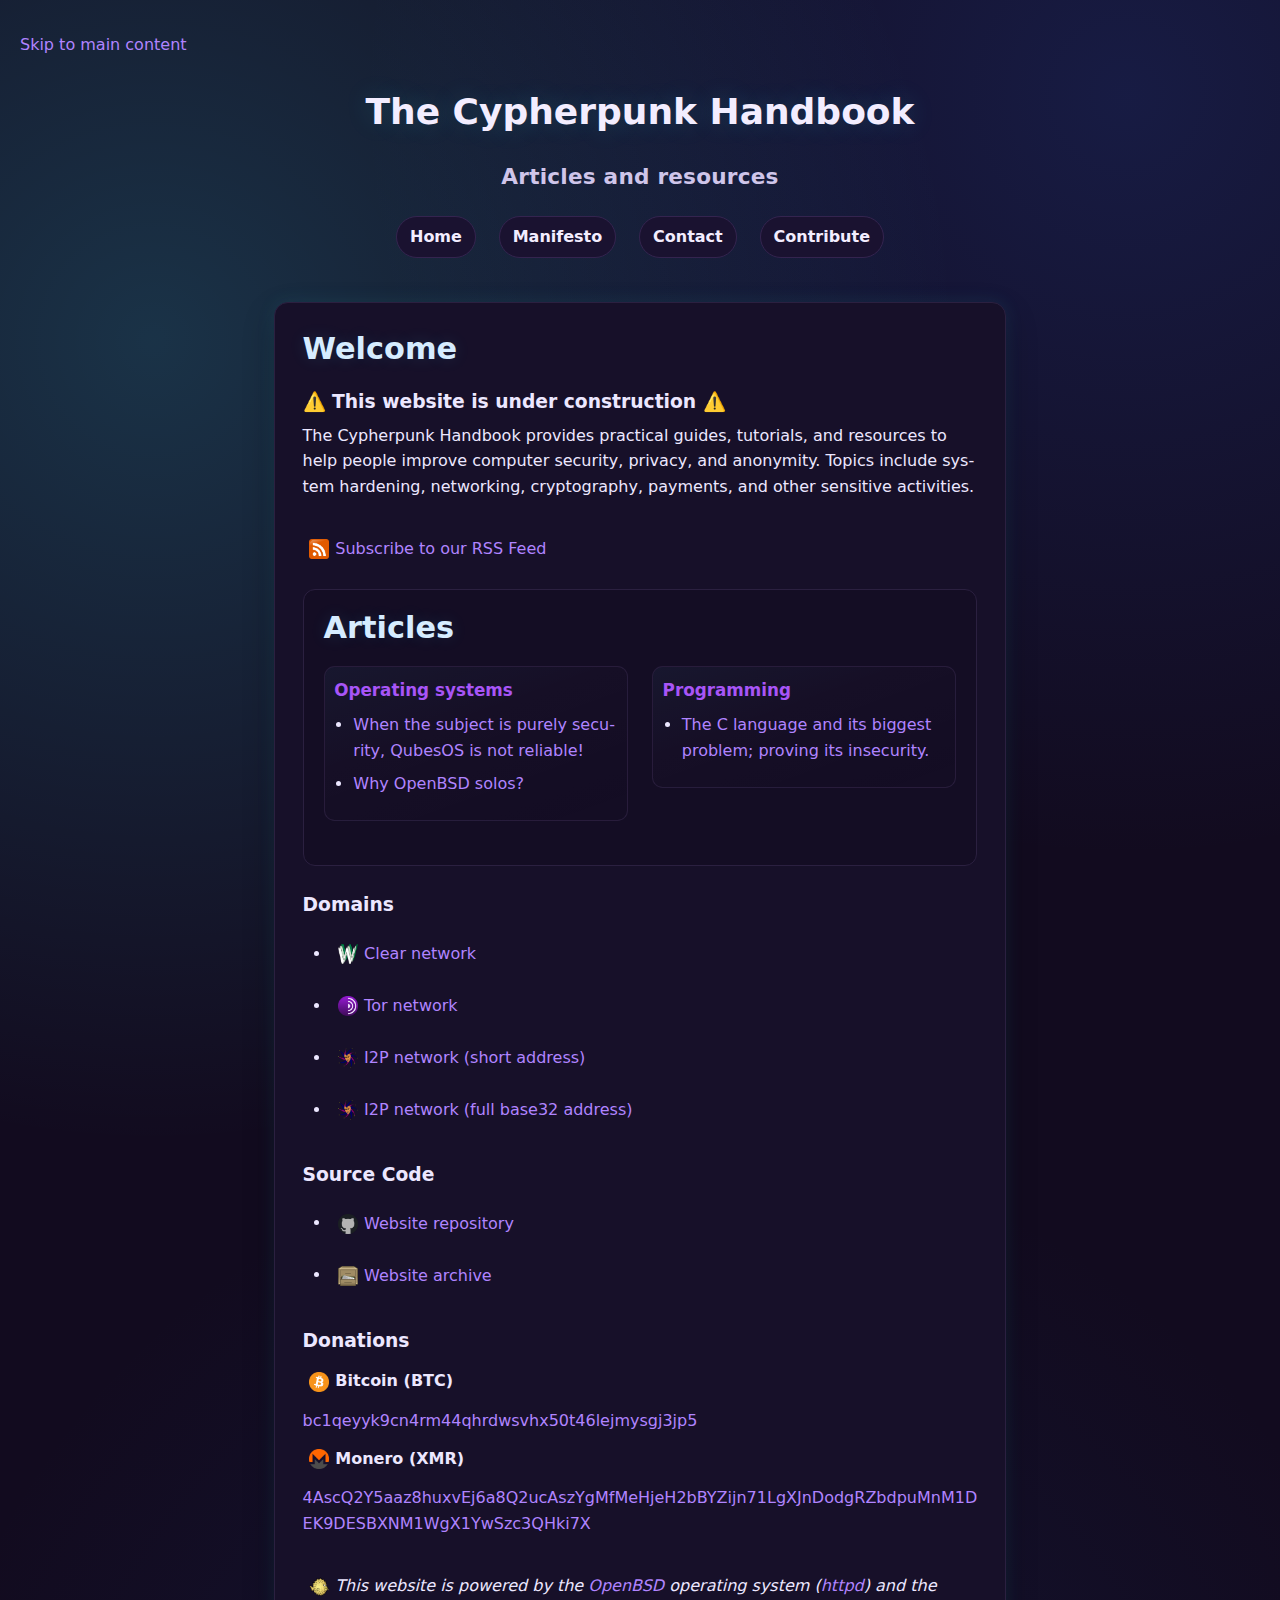
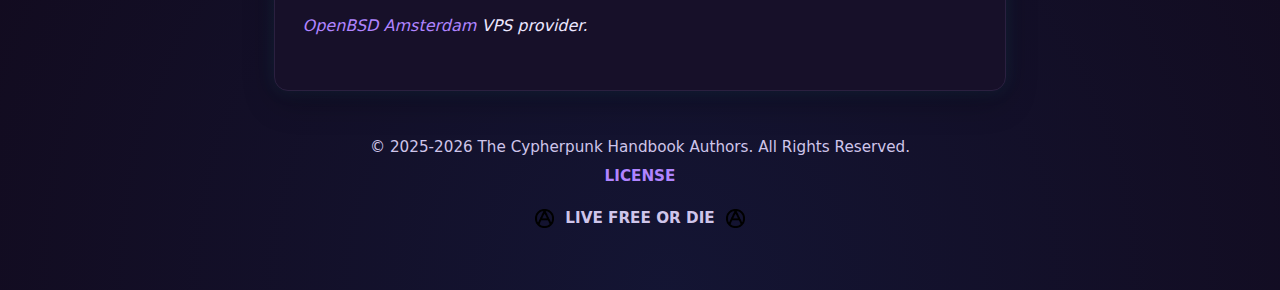
<file: index.html>
<!DOCTYPE html>
<html lang="en">
<head>
  <meta charset="UTF-8">
  <meta name="viewport" content="width=device-width, initial-scale=1.0">
  <title>T.C.H.</title>
  <link rel="icon" href="./favicon.ico" type="image/x-icon">
  <link rel="stylesheet" href="./styles.css">
</head>
<body>
  <a class="skip-link" href="#site-main">Skip to main content</a>
  <header id="site-header">
    <h1>The Cypherpunk Handbook</h1>

    <h2>Articles and resources</h2>

    <nav id="site-nav" aria-label="Primary navigation">
      <ul>
        <li>
          <a href="./index.html" rel="home">Home</a>
        </li>

        <li>
          <a href="./manifesto.html" rel="contents">Manifesto</a>
        </li>

        <li>
          <a href="./contact.html" rel="author">Contact</a>
        </li>

        <li>
          <a href="./contribute.html" rel="help">Contribute</a>
        </li>
      </ul>
    </nav>
  </header>

  <main id="site-main" tabindex="-1">
    <section>
      <h2>Welcome</h2>

      <h3>⚠️ This website is under construction ⚠️</h3>

      <p>The Cypherpunk Handbook provides practical guides, tutorials, and
      resources to help people improve computer security, privacy, and
      anonymity. Topics include system hardening, networking, cryptography,
      payments, and other sensitive activities.</p>
    </section>

    <aside>
      <p class="feed-link"><img src="./images/feed.png" alt="RSS" class=
      "icon"><a href="./feeds/articles.xml" type=
      "application/rss+xml">Subscribe to our RSS Feed</a>
      </p>
    </aside>

    <section class="articles">
      <h2>Articles</h2>

      <div class="articles-grid">
        <section id="operating-systems" class="article-column">
          <h3 id="systems-title">Operating systems</h3>

          <ul class="article-list">
            <li>
              <a href="./articles/qubes-os.html">When the subject is purely
              security, QubesOS is not reliable!</a>
            </li>

            <li>
              <a href="./articles/openbsd.html">Why OpenBSD solos?</a>
            </li>
          </ul>
        </section>

        <section id="programming" class="article-column">
          <h3 id="programming-title">Programming</h3>

          <ul class="article-list">
            <li>
              <a href="./articles/c-language.html">The C language and its
              biggest problem; proving its insecurity.</a>
            </li>
          </ul>
        </section>
      </div>
    </section>

    <section id="domains">
      <h3>Domains</h3>

      <ul>
        <li>
          <img class="icon" src="./images/www.png" alt="WWW"><a href=
          "https://handbook.uhden.dev">Clear network</a>
        </li>

        <li>
          <img class="icon" src="./images/tor.png" alt="TOR"><a href=
          "http://5u6pytvslmtzmlheqsno2wt3vpyd7nggxhdgn533spyy2euaqwvpfbid.onion">Tor
          network</a>
        </li>

        <li>
          <img class="icon" src="./images/i2p.png" alt="I2P"><a href=
          "http://cypherpunk-handbook.i2p">I2P network (short address)</a>
        </li>

        <li>
          <img class="icon" src="./images/i2p.png" alt="I2P"><a href=
          "http://poy7mv4bgjnjgxq73hck72x5lnspvev4pnsiea2gdyegt7xpeg3q.b32.i2p">I2P
          network (full base32 address)</a>
        </li>
      </ul>
    </section>

    <section id="source">
      <h3>Source Code</h3>

      <ul>
        <li>
          <img class="icon" src="./images/github.png" alt="GitHub"><a href=
          "https://github.com/daviduhden/cypherpunk-handbook">Website
          repository</a>
        </li>

        <li>
          <img class="icon" src="./images/archive.png" alt="Archive"><a href=
          "./archive/cypherpunk-handbook.tar.gz">Website archive</a>
        </li>
      </ul>
    </section>

    <section id="donate">
      <h3>Donations</h3>

      <dl>
        <dt><strong><img src="./images/bitcoin.png" alt="BTC" class=
        "icon">Bitcoin (BTC)</strong>
        </dt>

        <dd>
          <a href=
          "bitcoin:btc.uhden.dev">bc1qeyyk9cn4rm44qhrdwsvhx50t46lejmysgj3jp5</a>
        </dd>

        <dt><strong><img src="./images/monero.png" alt="XMR" class=
        "icon">Monero (XMR)</strong>
        </dt>

        <dd>
          <a href=
          "monero:xmr.uhden.dev">4AscQ2Y5aaz8huxvEj6a8Q2ucAszYgMfMeHjeH2bBYZijn71LgXJnDodgRZbdpuMnM1DEK9DESBXNM1WgX1YwSzc3QHki7X</a>
        </dd>
      </dl>
    </section>

    <section id="powered">
      <p><em><img src="./images/openbsd.png" alt="OpenBSD" class="icon">This
      website is powered by the <a href=
      "https://www.openbsd.org">OpenBSD</a>&nbsp;operating system (<a href=
      "https://man.openbsd.org/httpd.8">httpd</a>) and the <a href=
      "https://openbsd.amsterdam">OpenBSD Amsterdam</a> VPS provider.</em>
      </p>
    </section>
  </main>

  <footer id="site-footer">
    <p>&copy; 2025-2026 The Cypherpunk Handbook Authors. All Rights
    Reserved.</p>

    <p><strong><a href="./license.html" rel="license">LICENSE</a></strong>
    </p>
    <img src="./images/anarchy.png" alt="freedom" class="icon">
    <h4 class="motto">LIVE FREE OR DIE</h4>
    <img src="./images/anarchy.png" alt="freedom" class="icon">
  </footer>
</body>
</html>
</file>
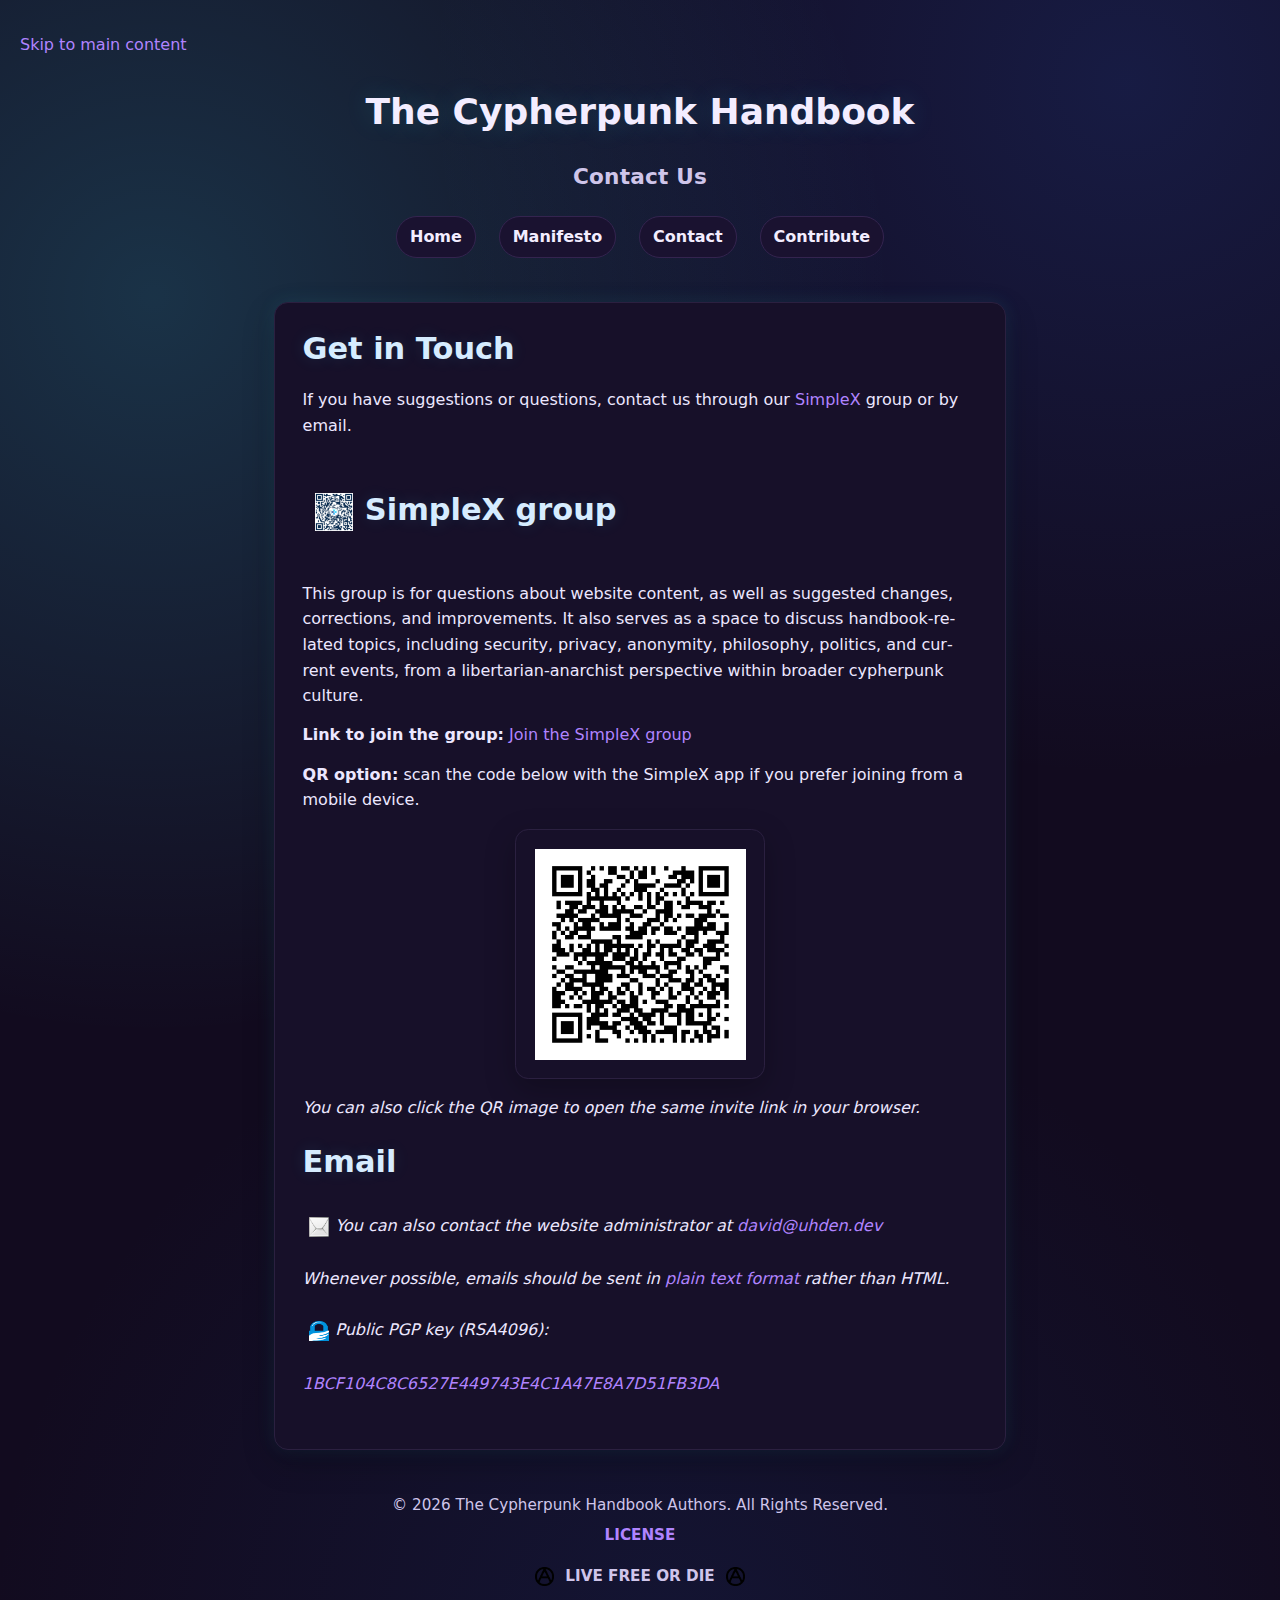
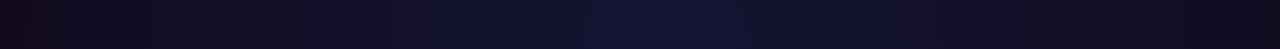
<file: contact.html>
<!DOCTYPE html>
<html lang="en">
<head>
  <meta charset="UTF-8">
  <meta name="viewport" content="width=device-width, initial-scale=1.0">
  <title>T.C.H. - Contact</title>
  <link rel="icon" href="./favicon.ico" type="image/x-icon">
  <link rel="stylesheet" href="./styles.css">
</head>
<body>
  <a class="skip-link" href="#site-main">Skip to main content</a>
  <header id="site-header">
    <h1>The Cypherpunk Handbook</h1>

    <h2>Contact Us</h2>

    <nav id="site-nav" aria-label="Primary navigation">
      <ul>
        <li>
          <a href="./index.html" rel="home">Home</a>
        </li>

        <li>
          <a href="./manifesto.html" rel="contents">Manifesto</a>
        </li>

        <li>
          <a href="./contact.html" rel="author">Contact</a>
        </li>

        <li>
          <a href="./contribute.html" rel="help">Contribute</a>
        </li>
      </ul>
    </nav>
  </header>

  <main id="site-main" tabindex="-1">
    <section>
      <h2>Get in Touch</h2>

      <p>If you have suggestions or questions, contact us through our <a href=
      "https://simplex.chat">SimpleX</a> group or by email.</p>
    </section>

    <section id="simplex">
      <h2><img src="./images/simplex.png" alt="Email" class="icon">SimpleX
      group</h2>

      <p>This group is for questions about website content, as well as
      suggested changes, corrections, and improvements. It also serves as a
      space to discuss handbook-related topics, including security, privacy,
      anonymity, philosophy, politics, and current events, from a
      libertarian-anarchist perspective within broader cypherpunk culture.</p>

      <p><strong>Link to join the group:</strong> <a href=
      "https://smp4.simplex.im/g#Tgv8uAS2fYDAn8xqGCttg7-RAfFg59Mf3hd5MCz4MPk">Join
      the SimpleX group</a></p>

      <p><strong>QR option:</strong> scan the code below with the SimpleX app
      if you prefer joining from a mobile device.</p>

      <figure>
        <a href=
        "https://smp4.simplex.im/g#Tgv8uAS2fYDAn8xqGCttg7-RAfFg59Mf3hd5MCz4MPk">
        <img src="./images/simplex-qr.png" alt="QR Code" width="250" height=
        "250"></a>
        <figcaption>
          <em>You can also click the QR image to open the same invite link in
          your browser.</em>
        </figcaption>
      </figure>
    </section>

    <section id="email">
      <h2>Email</h2>

      <address>
        <p><img src="./images/email.png" alt="Email" class="icon">You can also
        contact the website administrator at <a href=
        "mailto:david@uhden.dev">david@uhden.dev</a></p>

        <p><em>Whenever possible, emails should be sent in <a href=
        "https://useplaintext.email">plain text format</a> rather than
        HTML.</em>
        </p>

        <p><img src="./images/gnupg.png" alt="PGP" class="icon">Public PGP key
        (RSA4096):</p>

        <p><a href=
        "./pgp_public_key_rsa4096.asc">1BCF104C8C6527E449743E4C1A47E8A7D51FB3DA</a>
        </p>
      </address>
    </section>
  </main>

  <footer id="site-footer">
    <p>&copy; 2026 The Cypherpunk Handbook Authors. All Rights Reserved.</p>

    <p><strong><a href="./license.html" rel="license">LICENSE</a></strong>
    </p>
    <img src="./images/anarchy.png" alt="freedom" class="icon">
    <h4 class="motto">LIVE FREE OR DIE</h4>
    <img src="./images/anarchy.png" alt="freedom" class="icon">
  </footer>
</body>
</html>
</file>
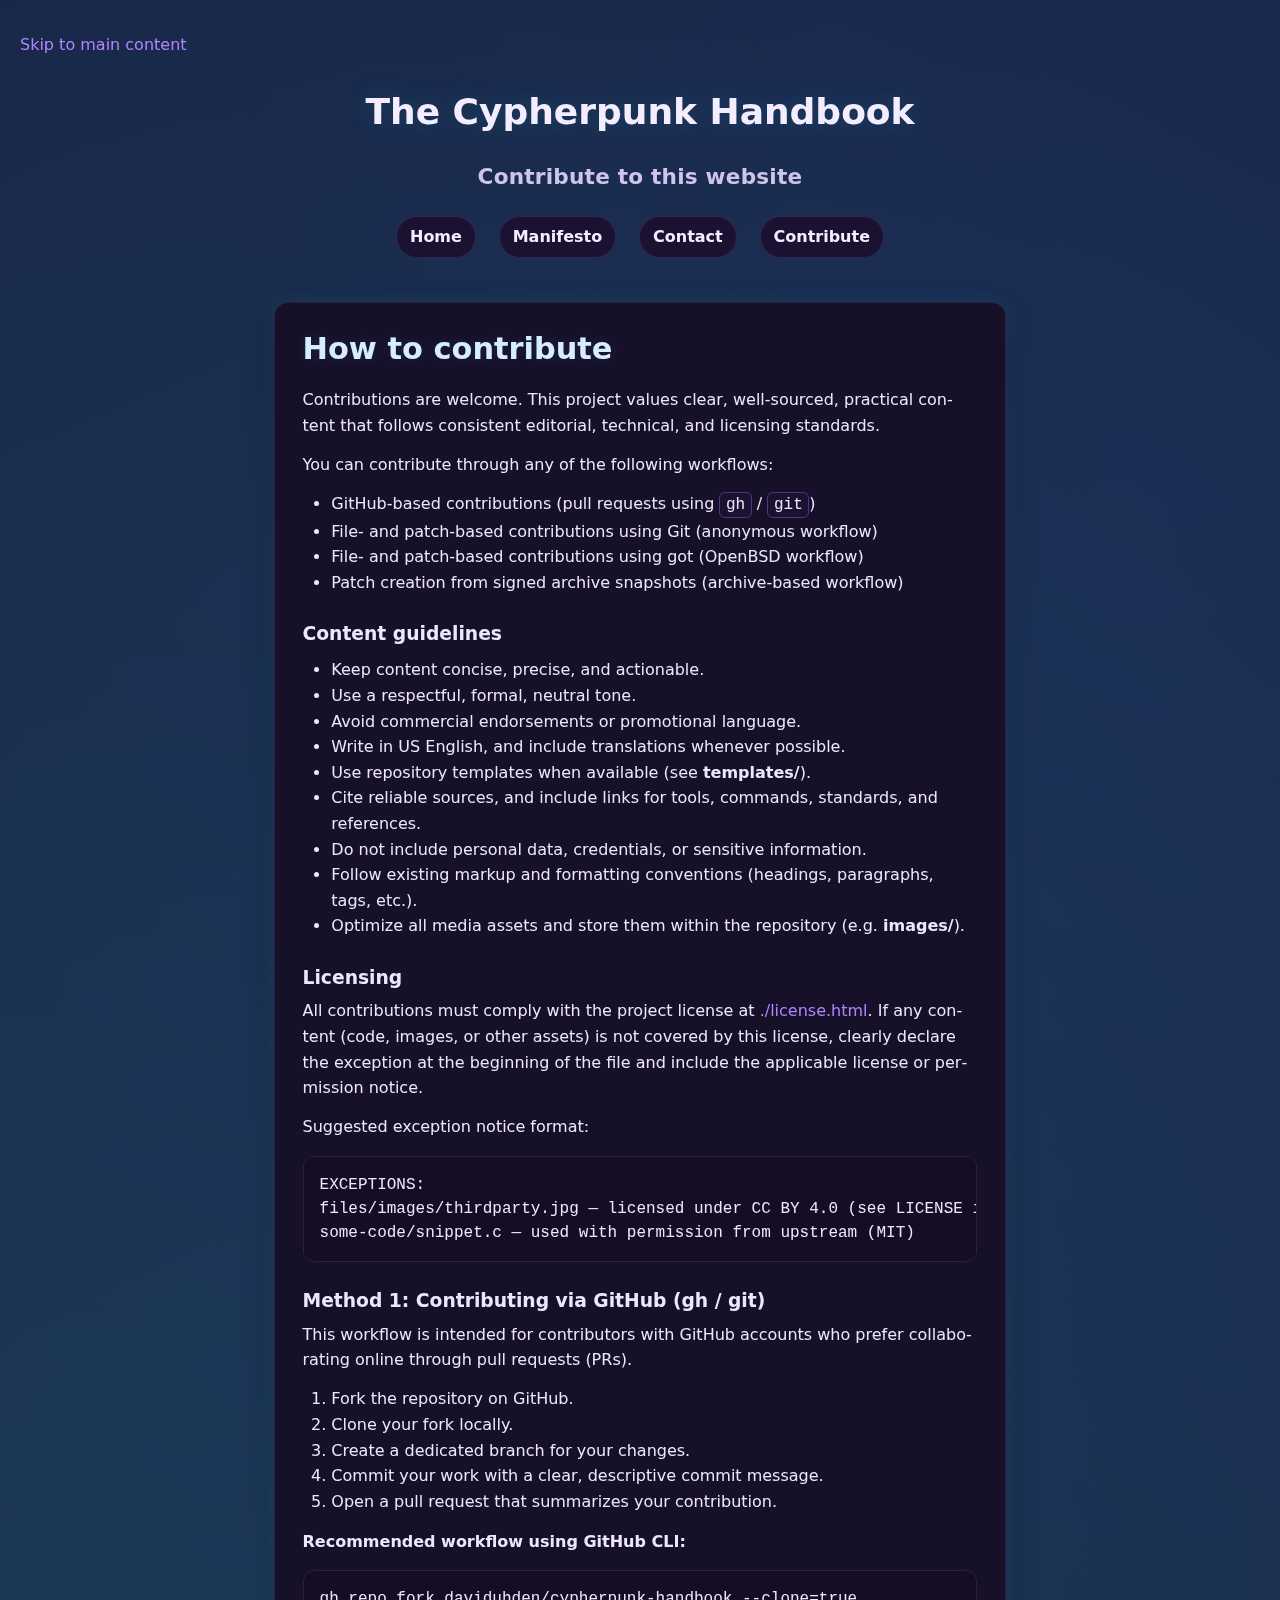
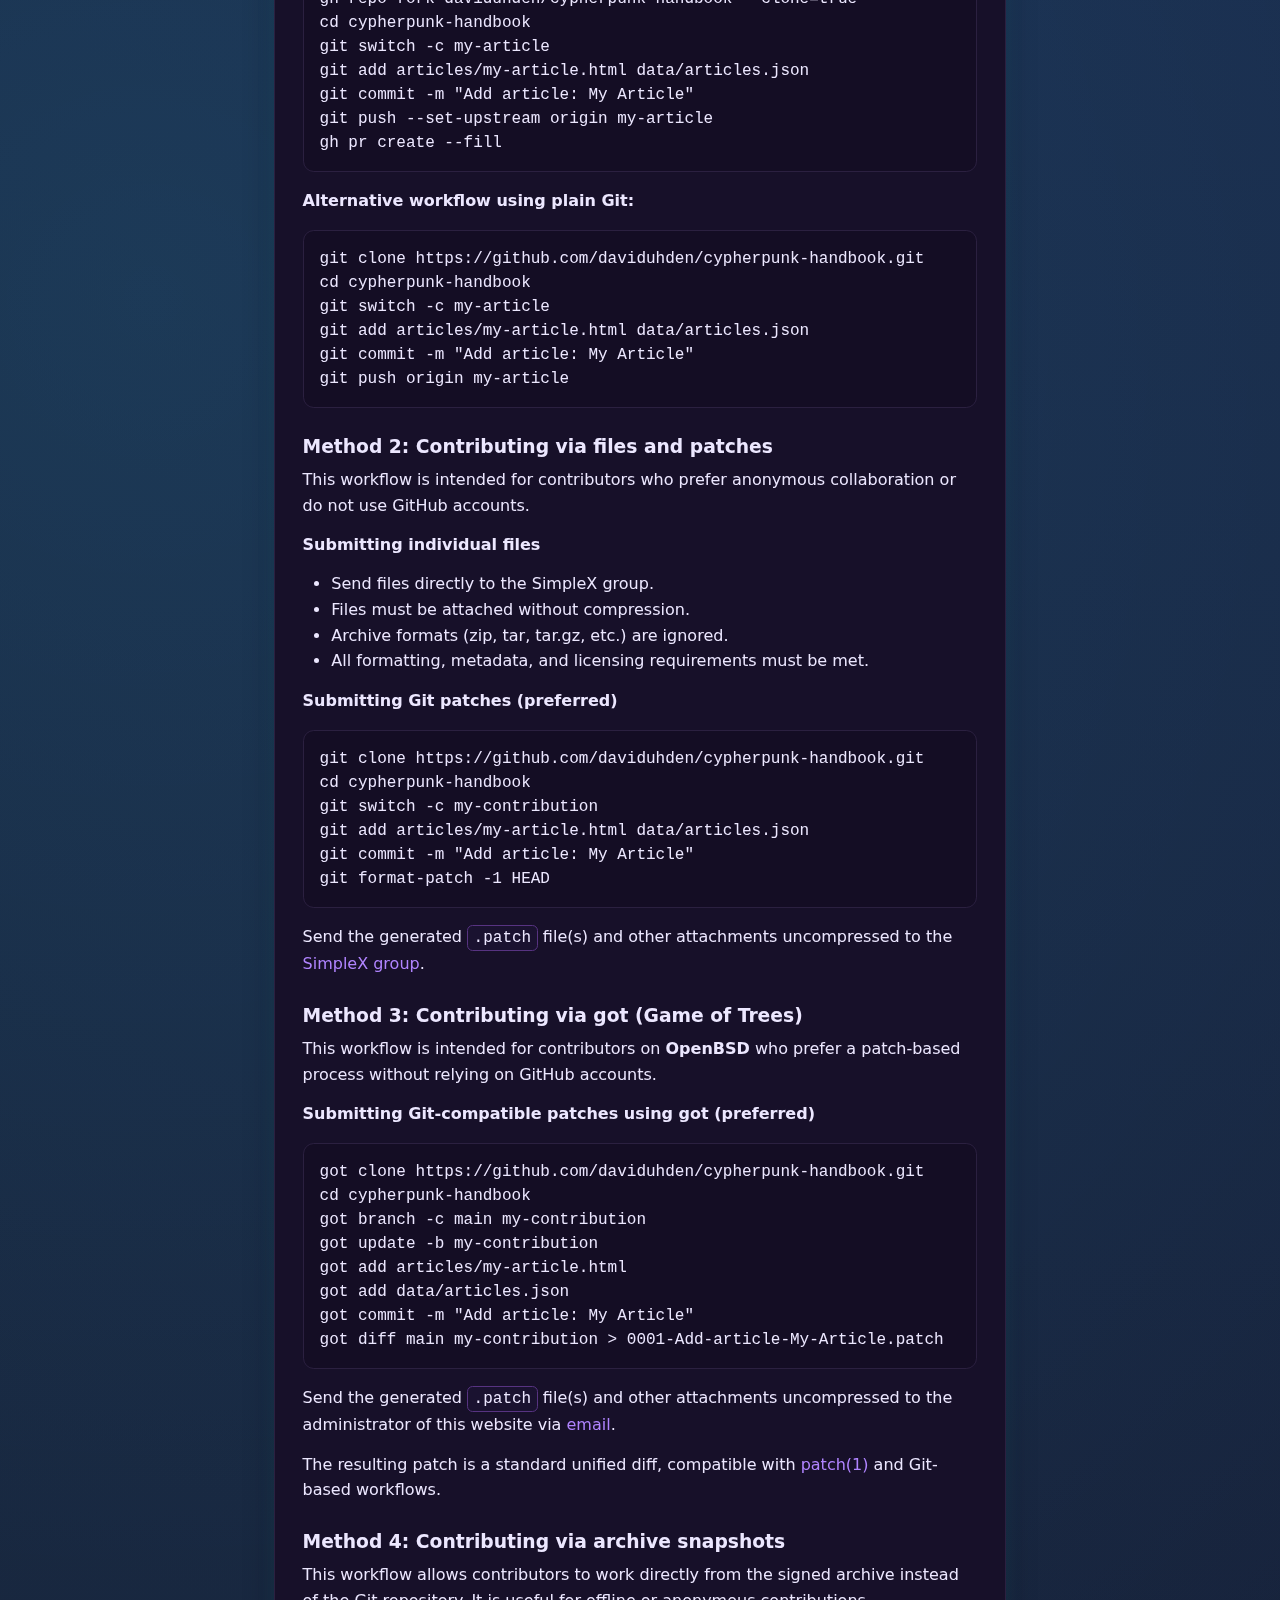
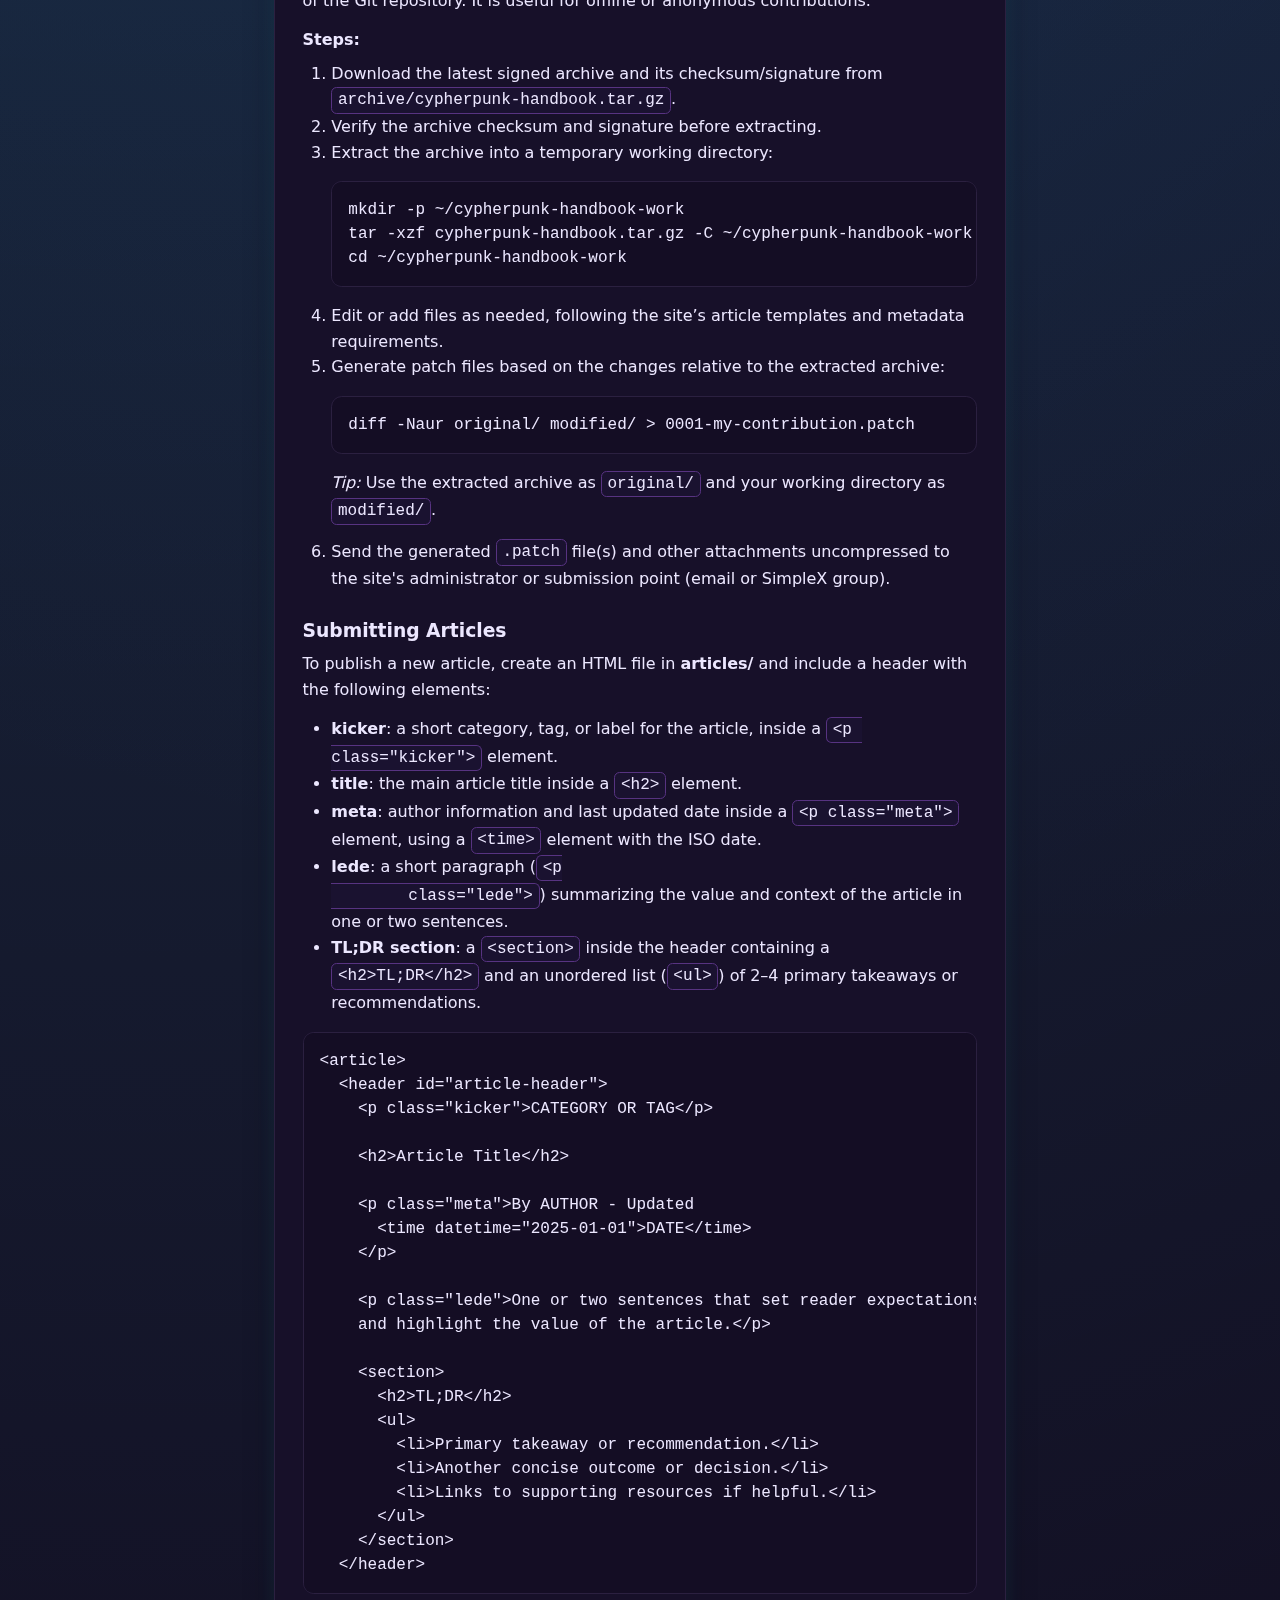
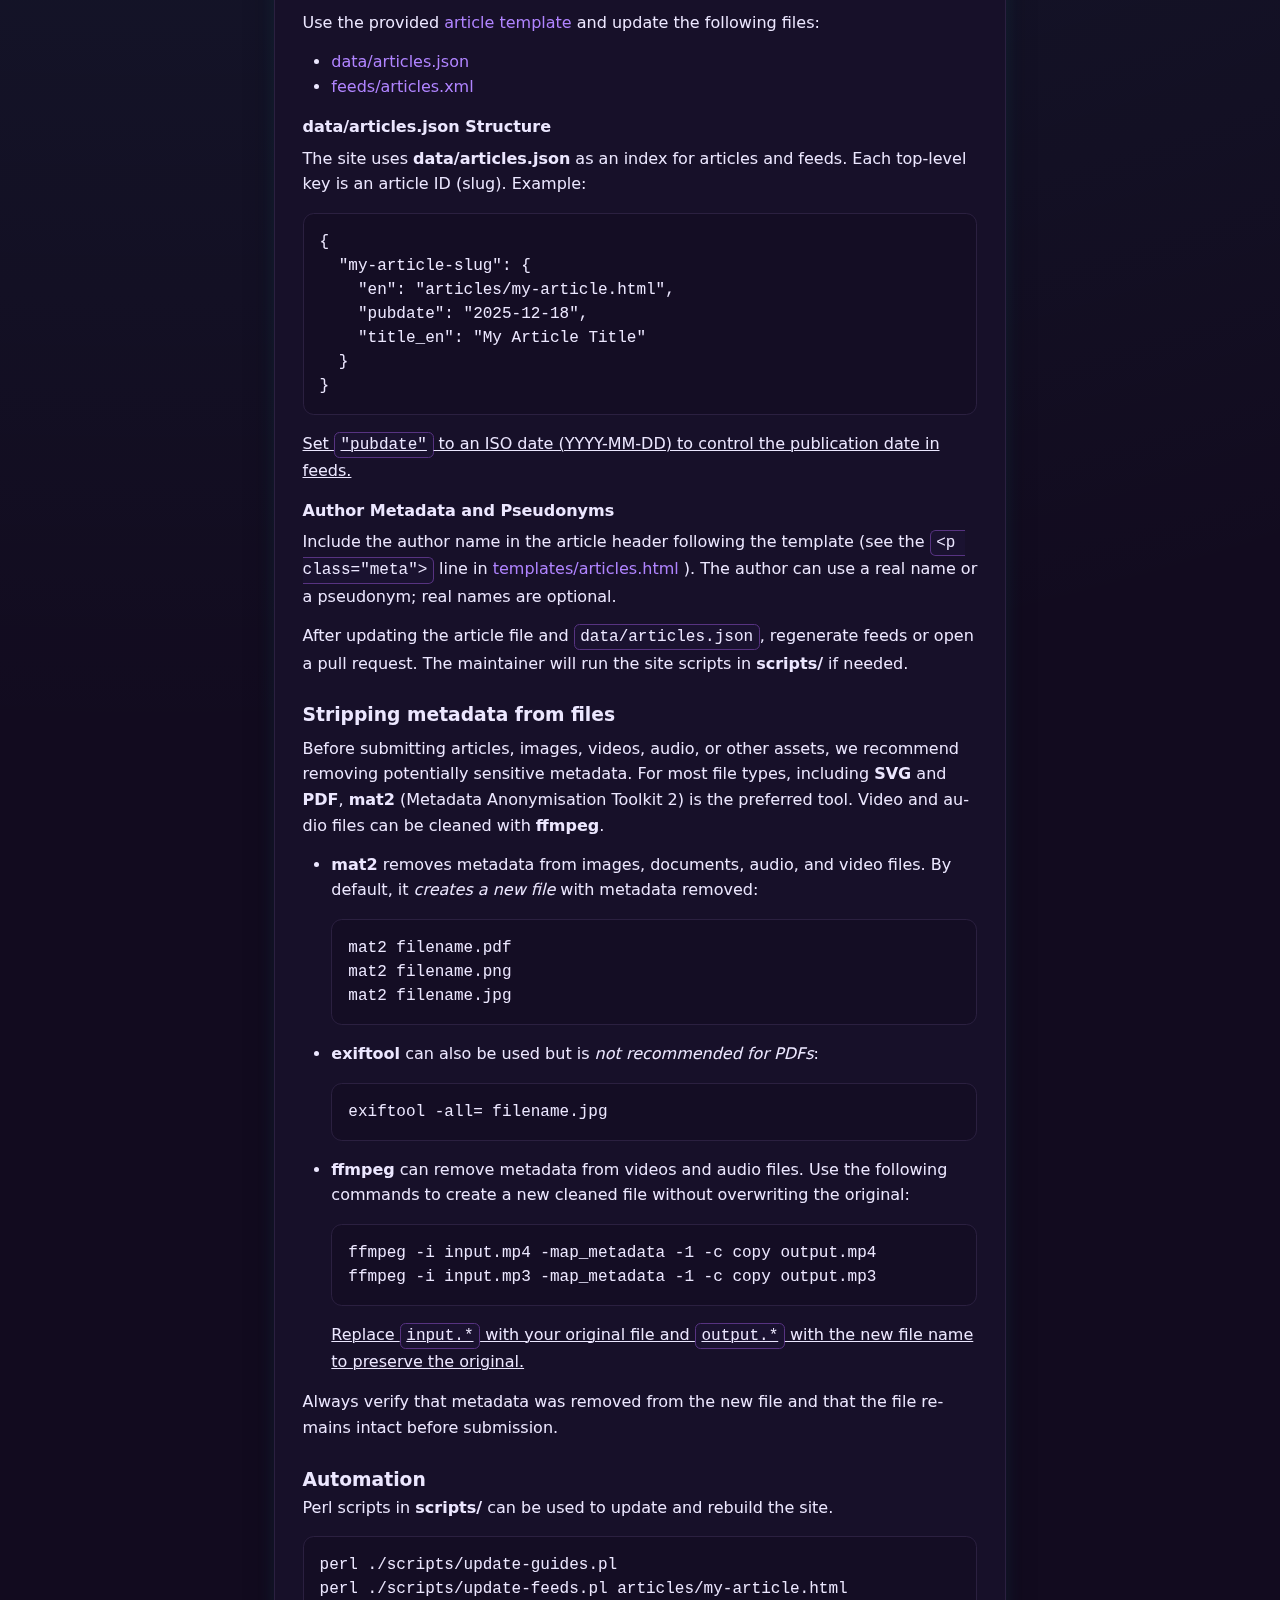
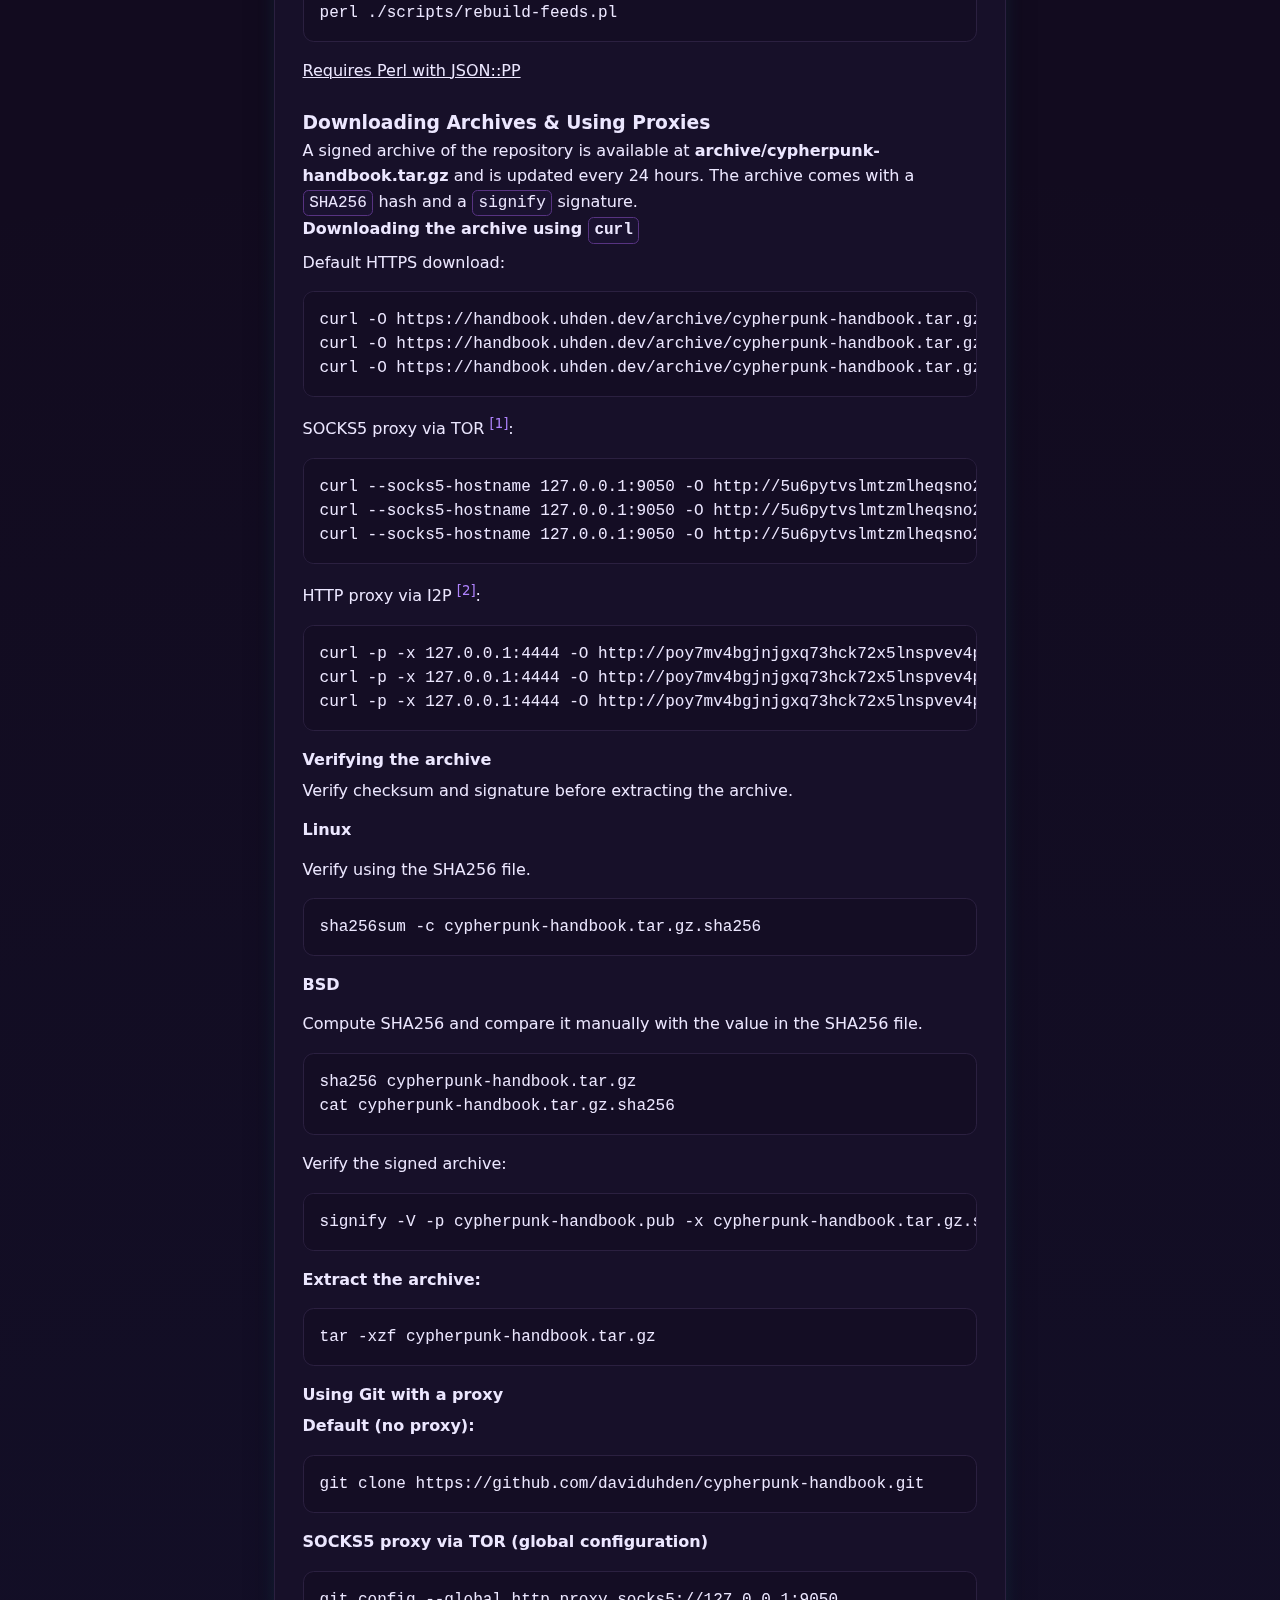
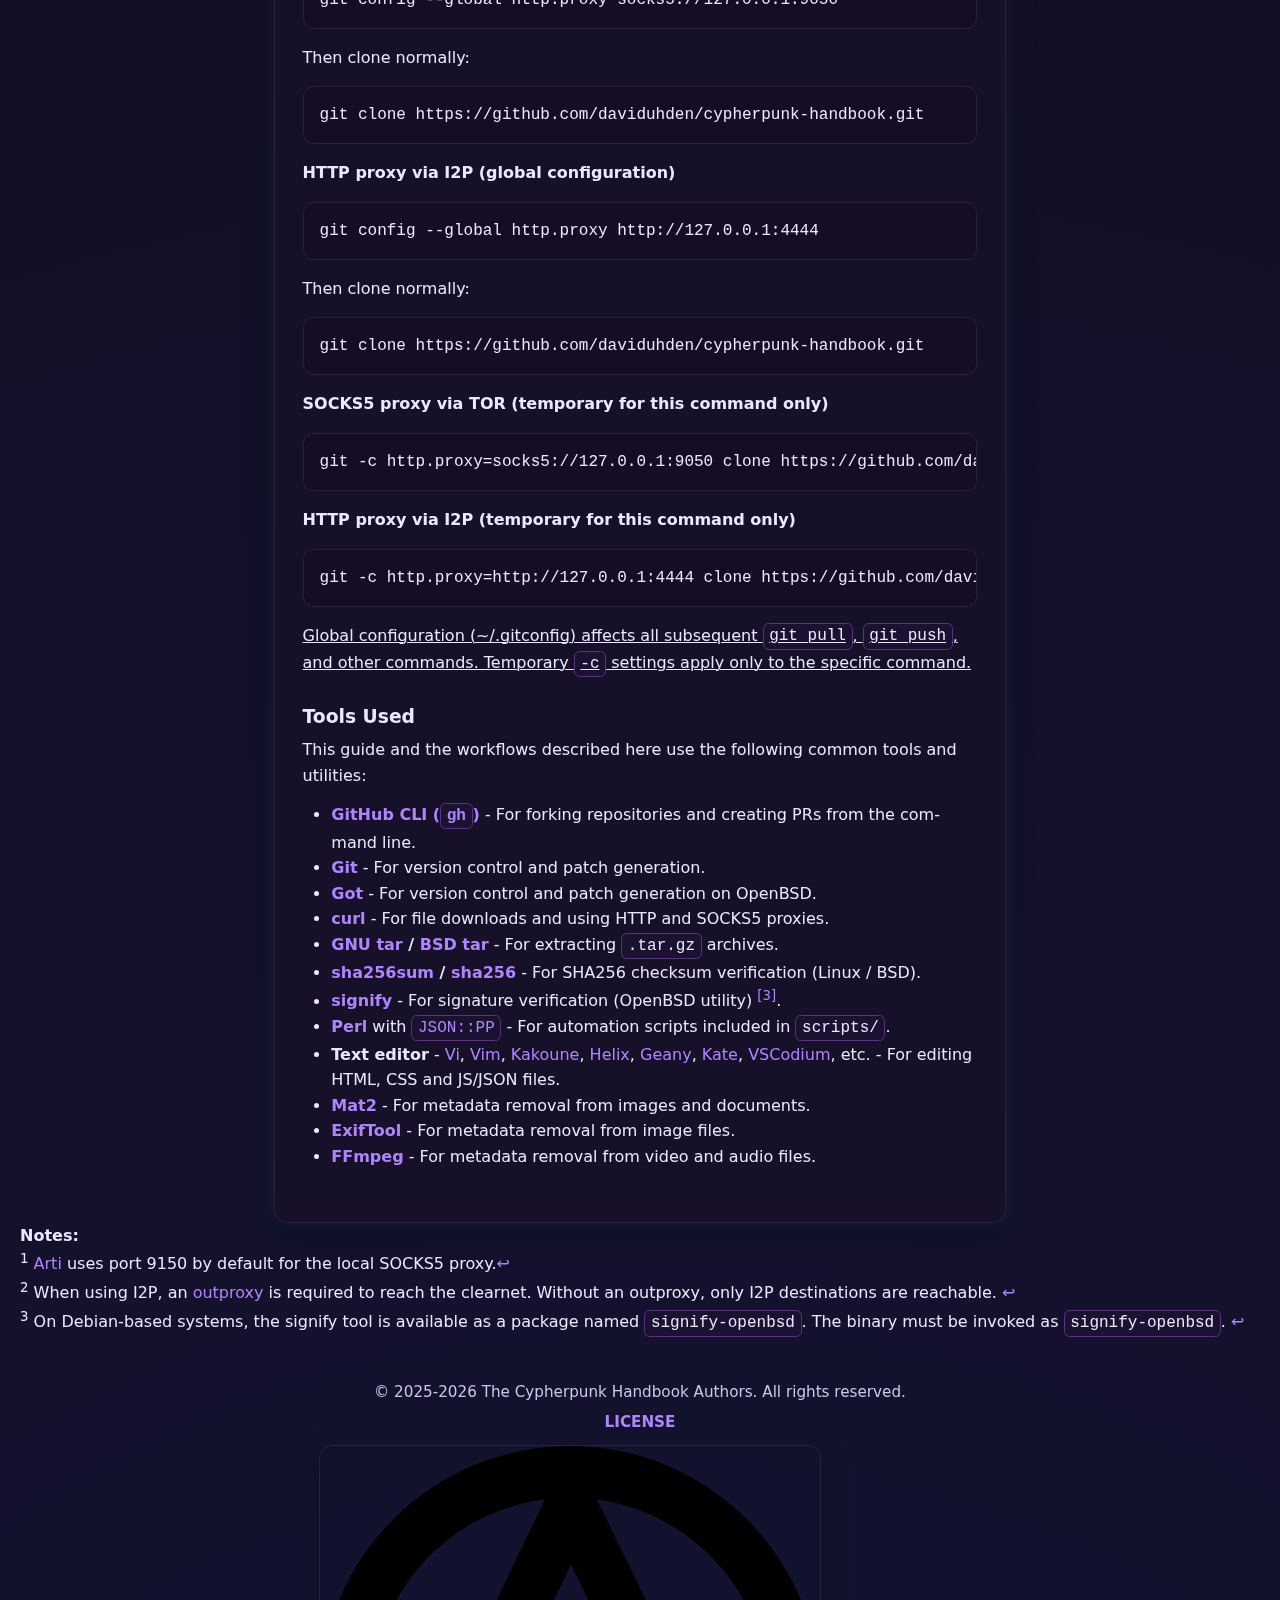
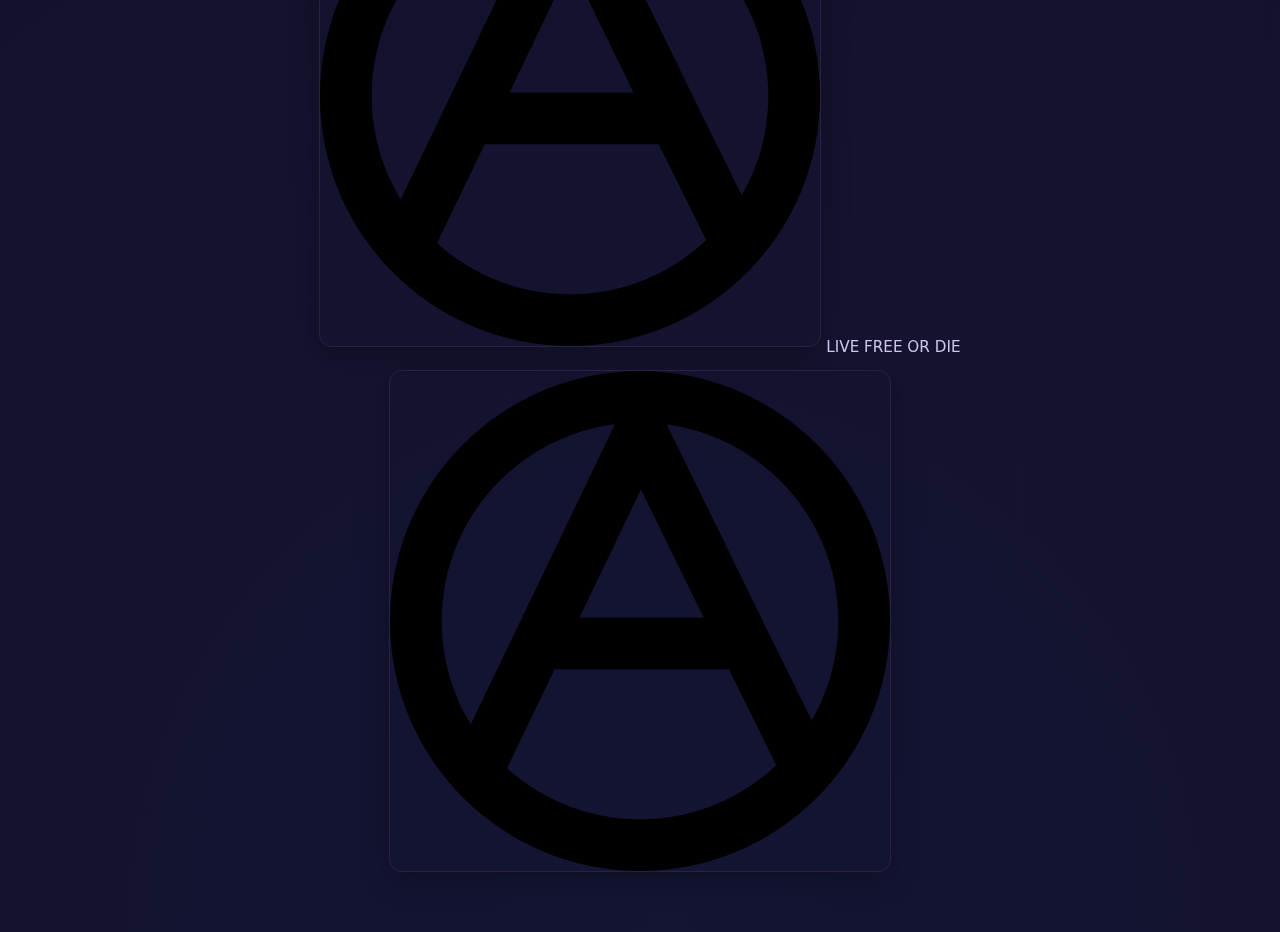
<file: contribute.html>
<!DOCTYPE html>
<html lang="en">
<head>
  <meta charset="utf-8">
  <meta name="viewport" content="width=device-width, initial-scale=1">
  <title>T.C.H. - The Cypherpunk Handbook</title>
  <link rel="icon" href="./favicon.ico" type="image/x-icon">
  <link rel="stylesheet" href="./styles.css">
</head>
<body>
  <a class="skip-link" href="#site-main">Skip to main content</a>
  <header id="site-header">
    <h1>The Cypherpunk Handbook</h1>

    <h2>Contribute to this website</h2>

    <nav id="site-nav" aria-label="Primary navigation">
      <ul>
        <li>
          <a href="./index.html" rel="home">Home</a>
        </li>

        <li>
          <a href="./manifesto.html" rel="contents">Manifesto</a>
        </li>

        <li>
          <a href="./contact.html" rel="author">Contact</a>
        </li>

        <li>
          <a href="./contribute.html" rel="help">Contribute</a>
        </li>
      </ul>
    </nav>
  </header>

  <main id="site-main" tabindex="-1">
    <section id="intro">
      <h2>How to contribute</h2>

      <p>Contributions are welcome. This project values clear, well-sourced,
      practical content that follows consistent editorial, technical, and
      licensing standards.</p>

      <p>You can contribute through any of the following workflows:</p>

      <ul>
        <li>GitHub-based contributions (pull requests using <code>gh</code> /
        <code>git</code>)</li>

        <li>File- and patch-based contributions using Git (anonymous
        workflow)</li>

        <li>File- and patch-based contributions using got (OpenBSD
        workflow)</li>

        <li>Patch creation from signed archive snapshots (archive-based
        workflow)</li>
      </ul>
    </section>

    <section id="guidelines">
      <h3>Content guidelines</h3>

      <ul>
        <li>Keep content concise, precise, and actionable.</li>

        <li>Use a respectful, formal, neutral tone.</li>

        <li>Avoid commercial endorsements or promotional language.</li>

        <li>Write in US English, and include translations whenever
        possible.</li>

        <li>Use repository templates when available (see
        <strong>templates/</strong>).</li>

        <li>Cite reliable sources, and include links for tools, commands,
        standards, and references.</li>

        <li>Do not include personal data, credentials, or sensitive
        information.</li>

        <li>Follow existing markup and formatting conventions (headings,
        paragraphs, tags, etc.).</li>

        <li>Optimize all media assets and store them within the repository
        (e.g. <strong>images/</strong>).</li>
      </ul>
    </section>

    <section id="licensing">
      <h3>Licensing</h3>

      <p>All contributions must comply with the project license at <a href=
      "./license.html">./license.html</a>. If any content (code, images, or
      other assets) is not covered by this license, clearly declare the
      exception at the beginning of the file and include the applicable license
      or permission notice.</p>

      <p>Suggested exception notice format:</p>

      <pre>
EXCEPTIONS:
files/images/thirdparty.jpg &mdash; licensed under CC BY 4.0 (see LICENSE in images/)
some-code/snippet.c &mdash; used with permission from upstream (MIT)
</pre>
    </section>

    <section id="method-1">
      <h3>Method 1: Contributing via GitHub (gh / git)</h3>

      <p>This workflow is intended for contributors with GitHub accounts who
      prefer collaborating online through pull requests (PRs).</p>

      <ol>
        <li>Fork the repository on GitHub.</li>

        <li>Clone your fork locally.</li>

        <li>Create a dedicated branch for your changes.</li>

        <li>Commit your work with a clear, descriptive commit message.</li>

        <li>Open a pull request that summarizes your contribution.</li>
      </ol>

      <p><strong>Recommended workflow using GitHub CLI:</strong>
      </p>

      <pre>
gh repo fork daviduhden/cypherpunk-handbook --clone=true
cd cypherpunk-handbook
git switch -c my-article
git add articles/my-article.html data/articles.json
git commit -m "Add article: My Article"
git push --set-upstream origin my-article
gh pr create --fill
</pre>
      <p><strong>Alternative workflow using plain Git:</strong>
      </p>

      <pre>
git clone https://github.com/daviduhden/cypherpunk-handbook.git
cd cypherpunk-handbook
git switch -c my-article
git add articles/my-article.html data/articles.json
git commit -m "Add article: My Article"
git push origin my-article
</pre>
    </section>

    <section id="method-2">
      <h3>Method 2: Contributing via files and patches</h3>

      <p>This workflow is intended for contributors who prefer anonymous
      collaboration or do not use GitHub accounts.</p>

      <p><strong>Submitting individual files</strong>
      </p>

      <ul>
        <li>Send files directly to the SimpleX group.</li>

        <li>Files must be attached without compression.</li>

        <li>Archive formats (zip, tar, tar.gz, etc.) are ignored.</li>

        <li>All formatting, metadata, and licensing requirements must be
        met.</li>
      </ul>

      <p><strong>Submitting Git patches (preferred)</strong>
      </p>

      <pre>
git clone https://github.com/daviduhden/cypherpunk-handbook.git
cd cypherpunk-handbook
git switch -c my-contribution
git add articles/my-article.html data/articles.json
git commit -m "Add article: My Article"
git format-patch -1 HEAD
</pre>
      <p>Send the generated <code>.patch</code> file(s) and other attachments
      uncompressed to the <a href=
      "https://smp4.simplex.im/g#Tgv8uAS2fYDAn8xqGCttg7-RAfFg59Mf3hd5MCz4MPk">SimpleX
      group</a>.</p>
    </section>

    <section id="method-3">
      <h3>Method 3: Contributing via got (Game of Trees)</h3>

      <p>This workflow is intended for contributors on <strong>OpenBSD</strong>
      who prefer a patch-based process without relying on GitHub accounts.</p>

      <p><strong>Submitting Git-compatible patches using got
      (preferred)</strong>
      </p>

      <pre>
got clone https://github.com/daviduhden/cypherpunk-handbook.git
cd cypherpunk-handbook
got branch -c main my-contribution
got update -b my-contribution
got add articles/my-article.html
got add data/articles.json
got commit -m "Add article: My Article"
got diff main my-contribution &gt; 0001-Add-article-My-Article.patch
</pre>
      <p>Send the generated <code>.patch</code> file(s) and other attachments
      uncompressed to the administrator of this website via <a href=
      "mailto:david@uhden.dev">email</a>.</p>

      <p>The resulting patch is a standard unified diff, compatible with
      <a href="https://man.openbsd.org/patch">patch(1)</a> and Git-based
      workflows.</p>
    </section>

    <section id="method-4">
      <h3>Method 4: Contributing via archive snapshots</h3>

      <p>This workflow allows contributors to work directly from the signed
      archive instead of the Git repository. It is useful for offline or
      anonymous contributions.</p>

      <h4>Steps:</h4>

      <ol>
        <li>Download the latest signed archive and its checksum/signature from
        <code>archive/cypherpunk-handbook.tar.gz</code>.</li>

        <li>Verify the archive checksum and signature before extracting.</li>

        <li>Extract the archive into a temporary working directory:

          <pre>
mkdir -p ~/cypherpunk-handbook-work
tar -xzf cypherpunk-handbook.tar.gz -C ~/cypherpunk-handbook-work
cd ~/cypherpunk-handbook-work
</pre>
        </li>

        <li>Edit or add files as needed, following the site’s article templates
        and metadata requirements.</li>

        <li>Generate patch files based on the changes relative to the extracted
        archive:

          <pre>
diff -Naur original/ modified/ &gt; 0001-my-contribution.patch
</pre>
          <p><em>Tip:</em> Use the extracted archive as <code>original/</code>
          and your working directory as <code>modified/</code>.</p>
        </li>

        <li>Send the generated <code>.patch</code> file(s) and other
        attachments uncompressed to the site's administrator or submission
        point (email or SimpleX group).</li>
      </ol>
    </section>

    <section id="submitting-articles">
      <h3>Submitting Articles</h3>

      <p>To publish a new article, create an HTML file in
      <strong>articles/</strong> and include a header with the following
      elements:</p>

      <ul>
        <li><strong>kicker</strong>: a short category, tag, or label for the
        article, inside a <code>&lt;p class="kicker"&gt;</code> element.</li>

        <li><strong>title</strong>: the main article title inside a
        <code>&lt;h2&gt;</code> element.</li>

        <li><strong>meta</strong>: author information and last updated date
        inside a <code>&lt;p class="meta"&gt;</code> element, using a
        <code>&lt;time&gt;</code> element with the ISO date.</li>

        <li><strong>lede</strong>: a short paragraph (<code>&lt;p
        class="lede"&gt;</code>) summarizing the value and context of the
        article in one or two sentences.</li>

        <li><strong>TL;DR section</strong>: a <code>&lt;section&gt;</code>
        inside the header containing a <code>&lt;h2&gt;TL;DR&lt;/h2&gt;</code>
        and an unordered list (<code>&lt;ul&gt;</code>) of 2–4 primary
        takeaways or recommendations.</li>
      </ul>

      <pre>
&lt;article&gt;
  &lt;header id="article-header"&gt;
    &lt;p class="kicker"&gt;CATEGORY OR TAG&lt;/p&gt;

    &lt;h2&gt;Article Title&lt;/h2&gt;

    &lt;p class="meta"&gt;By AUTHOR - Updated 
      &lt;time datetime="2025-01-01"&gt;DATE&lt;/time&gt;
    &lt;/p&gt;

    &lt;p class="lede"&gt;One or two sentences that set reader expectations 
    and highlight the value of the article.&lt;/p&gt;

    &lt;section&gt;
      &lt;h2&gt;TL;DR&lt;/h2&gt;
      &lt;ul&gt;
        &lt;li&gt;Primary takeaway or recommendation.&lt;/li&gt;
        &lt;li&gt;Another concise outcome or decision.&lt;/li&gt;
        &lt;li&gt;Links to supporting resources if helpful.&lt;/li&gt;
      &lt;/ul&gt;
    &lt;/section&gt;
  &lt;/header&gt;
</pre>
      <p>Use the provided <a href="./templates/articles.html" type=
      "text/plain">article template</a> and update the following files:</p>

      <ul>
        <li>
          <a href="./data/articles.json" type=
          "application/json">data/articles.json</a>
        </li>

        <li>
          <a href="./feeds/articles.xml" type=
          "application/rss+xml">feeds/articles.xml</a>
        </li>
      </ul>

      <h4>data/articles.json Structure</h4>

      <p>The site uses <strong>data/articles.json</strong> as an index for
      articles and feeds. Each top-level key is an article ID (slug).
      Example:</p>

      <pre>
{
  "my-article-slug": {
    "en": "articles/my-article.html",
    "pubdate": "2025-12-18",
    "title_en": "My Article Title"
  }
}
</pre>
      <p class="underline">Set <code>"pubdate"</code> to an ISO date
      (YYYY-MM-DD) to control the publication date in feeds.</p>

      <h4>Author Metadata and Pseudonyms</h4>

      <p>Include the author name in the article header following the template
      (see the <code>&lt;p class="meta"&gt;</code> line in <a href=
      "./templates/articles.html" type="text/plain">templates/articles.html</a>
      ). The author can use a real name or a pseudonym; real names are
      optional.</p>

      <p>After updating the article file and <code>data/articles.json</code>,
      regenerate feeds or open a pull request. The maintainer will run the site
      scripts in <strong>scripts/</strong> if needed.</p>
    </section>

    <section id="strip-metadata">
      <h3>Stripping metadata from files</h3>

      <p>Before submitting articles, images, videos, audio, or other assets, we
      recommend removing potentially sensitive metadata. For most file types,
      including <strong>SVG</strong> and <strong>PDF</strong>,
      <strong>mat2</strong> (Metadata Anonymisation Toolkit 2) is the preferred
      tool. Video and audio files can be cleaned with
      <strong>ffmpeg</strong>.</p>

      <ul>
        <li>
          <strong>mat2</strong> removes metadata from images, documents, audio,
          and video files. By default, it <em>creates a new file</em> with
          metadata removed:

          <pre>
mat2 filename.pdf
mat2 filename.png
mat2 filename.jpg
</pre>
        </li>

        <li>
          <strong>exiftool</strong> can also be used but is <em>not recommended
          for PDFs</em>:

          <pre>
exiftool -all= filename.jpg
</pre>
        </li>

        <li>
          <strong>ffmpeg</strong> can remove metadata from videos and audio
          files. Use the following commands to create a new cleaned file
          without overwriting the original:

          <pre>
ffmpeg -i input.mp4 -map_metadata -1 -c copy output.mp4
ffmpeg -i input.mp3 -map_metadata -1 -c copy output.mp3
</pre>
          <p class="underline">Replace <code>input.*</code> with your original
          file and <code>output.*</code> with the new file name to preserve the
          original.</p>
        </li>
      </ul>

      <p>Always verify that metadata was removed from the new file and that the
      file remains intact before submission.</p>
    </section>

    <section id="automation">
      <h3>Automation</h3>
      Perl scripts in <strong>scripts/</strong> can be used to update and
      rebuild the site.

      <pre>
perl ./scripts/update-guides.pl
perl ./scripts/update-feeds.pl articles/my-article.html
perl ./scripts/rebuild-feeds.pl
</pre>
      <p class="underline">Requires Perl with JSON::PP</p>
    </section>

    <section id="downloads">
      <h3>Downloading Archives &amp; Using Proxies</h3>
      A signed archive of the repository is available at
      <strong>archive/cypherpunk-handbook.tar.gz</strong> and is updated every
      24 hours. The archive comes with a <code>SHA256</code> hash and a
      <code>signify</code> signature.
      <h4>Downloading the archive using <code>curl</code></h4>

      <p>Default HTTPS download:</p>

      <pre>
curl -O https://handbook.uhden.dev/archive/cypherpunk-handbook.tar.gz
curl -O https://handbook.uhden.dev/archive/cypherpunk-handbook.tar.gz.sig
curl -O https://handbook.uhden.dev/archive/cypherpunk-handbook.tar.gz.sha256
</pre>
      <p>SOCKS5 proxy via TOR <sup><a id="ref-1" href=
      "#fn-1">[1]</a></sup>:</p>

      <pre>
curl --socks5-hostname 127.0.0.1:9050 -O http://5u6pytvslmtzmlheqsno2wt3vpyd7nggxhdgn533spyy2euaqwvpfbid.onion/archive/cypherpunk-handbook.tar.gz
curl --socks5-hostname 127.0.0.1:9050 -O http://5u6pytvslmtzmlheqsno2wt3vpyd7nggxhdgn533spyy2euaqwvpfbid.onion/archive/cypherpunk-handbook.tar.gz.sig
curl --socks5-hostname 127.0.0.1:9050 -O http://5u6pytvslmtzmlheqsno2wt3vpyd7nggxhdgn533spyy2euaqwvpfbid.onion/archive/cypherpunk-handbook.tar.gz.sha256
</pre>
      <p>HTTP proxy via I2P <sup><a id="ref-2" href="#fn-2">[2]</a></sup>:</p>

      <pre>
curl -p -x 127.0.0.1:4444 -O http://poy7mv4bgjnjgxq73hck72x5lnspvev4pnsiea2gdyegt7xpeg3q.b32.i2p/archive/cypherpunk-handbook.tar.gz
curl -p -x 127.0.0.1:4444 -O http://poy7mv4bgjnjgxq73hck72x5lnspvev4pnsiea2gdyegt7xpeg3q.b32.i2p/archive/cypherpunk-handbook.tar.gz.sig
curl -p -x 127.0.0.1:4444 -O http://poy7mv4bgjnjgxq73hck72x5lnspvev4pnsiea2gdyegt7xpeg3q.b32.i2p/archive/cypherpunk-handbook.tar.gz.sha256
</pre>
      <h4>Verifying the archive</h4>

      <p>Verify checksum and signature before extracting the archive.</p>

      <p><strong>Linux</strong>
      </p>

      <p>Verify using the SHA256 file.</p>

      <pre>
sha256sum -c cypherpunk-handbook.tar.gz.sha256
</pre>
      <p><strong>BSD</strong>
      </p>

      <p>Compute SHA256 and compare it manually with the value in the SHA256
      file.</p>

      <pre>
sha256 cypherpunk-handbook.tar.gz
cat cypherpunk-handbook.tar.gz.sha256
</pre>
      <p>Verify the signed archive:</p>

      <pre>
signify -V -p cypherpunk-handbook.pub -x cypherpunk-handbook.tar.gz.sig -m cypherpunk-handbook.tar.gz.sha256
</pre>
      <h4>Extract the archive:</h4>

      <pre>
tar -xzf cypherpunk-handbook.tar.gz
</pre>
      <h4>Using Git with a proxy</h4>

      <p><strong>Default (no proxy):</strong>
      </p>

      <pre>
git clone https://github.com/daviduhden/cypherpunk-handbook.git
</pre>
      <p><strong>SOCKS5 proxy via TOR (global configuration)</strong>
      </p>

      <pre>
git config --global http.proxy socks5://127.0.0.1:9050
</pre>
      <p>Then clone normally:</p>

      <pre>
git clone https://github.com/daviduhden/cypherpunk-handbook.git
</pre>
      <p><strong>HTTP proxy via I2P (global configuration)</strong>
      </p>

      <pre>
git config --global http.proxy http://127.0.0.1:4444
</pre>
      <p>Then clone normally:</p>

      <pre>
git clone https://github.com/daviduhden/cypherpunk-handbook.git
</pre>
      <p><strong>SOCKS5 proxy via TOR (temporary for this command
      only)</strong>
      </p>

      <pre>
git -c http.proxy=socks5://127.0.0.1:9050 clone https://github.com/daviduhden/cypherpunk-handbook.git
</pre>
      <p><strong>HTTP proxy via I2P (temporary for this command only)</strong>
      </p>

      <pre>
git -c http.proxy=http://127.0.0.1:4444 clone https://github.com/daviduhden/cypherpunk-handbook.git
</pre>
      <p class="underline">Global configuration (~/.gitconfig) affects all
      subsequent <code>git pull</code>, <code>git push</code>, and other
      commands. Temporary <code>-c</code> settings apply only to the specific
      command.</p>
    </section>

    <section id="tools-used">
      <h3>Tools Used</h3>

      <p>This guide and the workflows described here use the following common
      tools and utilities:</p>

      <ul>
        <li><strong><a href="https://cli.github.com/">GitHub CLI
        (<code>gh</code>)</a></strong> - For forking repositories and creating
        PRs from the command line.</li>

        <li><strong><a href="https://git-scm.com/">Git</a></strong> - For
        version control and patch generation.</li>

        <li><strong><a href="https://gameoftrees.org/">Got</a></strong> - For
        version control and patch generation on OpenBSD.</li>

        <li><strong><a href="https://curl.se/">curl</a></strong> - For file
        downloads and using HTTP and SOCKS5 proxies.</li>

        <li><strong><a href="https://www.gnu.org/software/tar/">GNU tar</a> /
        <a href="https://man.openbsd.org/tar">BSD tar</a></strong> - For
        extracting <code>.tar.gz</code> archives.</li>

        <li><strong><a href=
        "https://www.gnu.org/software/coreutils/manual/html_node/sha256sum-invocation.html">
        sha256sum</a> / <a href=
        "https://man.openbsd.org/sha256">sha256</a></strong> - For SHA256
        checksum verification (Linux / BSD).</li>

        <li><strong><a href=
        "https://man.openbsd.org/signify">signify</a></strong> - For signature
        verification (OpenBSD utility) <sup><a id="ref-3" href=
        "#fn-3">[3]</a></sup>.</li>

        <li><strong><a href="https://www.perl.org/">Perl</a></strong> with
        <code><a href="https://metacpan.org/pod/JSON::PP">JSON::PP</a></code> -
        For automation scripts included in <code>scripts/</code>.</li>

        <li>
          <strong>Text editor</strong> - <a href=
          "https://man.openbsd.org/vi">Vi</a>, <a href=
          "https://www.vim.org/">Vim</a>, <a href=
          "https://kakoune.org/">Kakoune</a>, <a href=
          "https://helix-editor.com/">Helix</a>, <a href=
          "https://geany.org/">Geany</a>, <a href=
          "https://kate-editor.org/">Kate</a>, <a href=
          "https://vscodium.com/">VSCodium</a>, etc. - For editing HTML, CSS
          and JS/JSON files.
        </li>

        <li><strong><a href="https://github.com/jvoisin/mat2">Mat2</a></strong>
        - For metadata removal from images and documents.</li>

        <li><strong><a href="https://exiftool.org/">ExifTool</a></strong> - For
        metadata removal from image files.</li>

        <li><strong><a href="https://ffmpeg.org/">FFmpeg</a></strong> - For
        metadata removal from video and audio files.</li>
      </ul>
    </section>
  </main>

  <aside id="footnotes" aria-label="Notes">
    <p><strong>Notes:</strong>
    </p>

    <p id="fn-1"><sup>1</sup> <a href="https://arti.torproject.org/">Arti</a>
    uses port 9150 by default for the local SOCKS5 proxy.<a href=
    "#ref-1">↩</a></p>

    <p id="fn-2"><sup>2</sup> When using I2P, an <a href=
    "https://www.stormycloud.org/i2p-outproxy/">outproxy</a> is required to
    reach the clearnet. Without an outproxy, only I2P destinations are
    reachable. <a href="#ref-2">↩</a></p>

    <p id="fn-3"><sup>3</sup> On Debian-based systems, the signify tool is
    available as a package named <code>signify-openbsd</code>. The binary must
    be invoked as <code>signify-openbsd</code>. <a href="#ref-3">↩</a></p>
  </aside>

  <footer id="site-footer">
    <p>&copy; 2025-2026 The Cypherpunk Handbook Authors. All rights
    reserved.</p>

    <p><strong><a href="./license.html" rel="license">LICENSE</a></strong>
    </p>
    <img src="./images/anarchy.png" alt="freedom" class="motto">
    <p class="motto">LIVE FREE OR DIE</p>
    <img src="./images/anarchy.png" alt="freedom" class="motto">
  </footer>
</body>
</html>
</file>
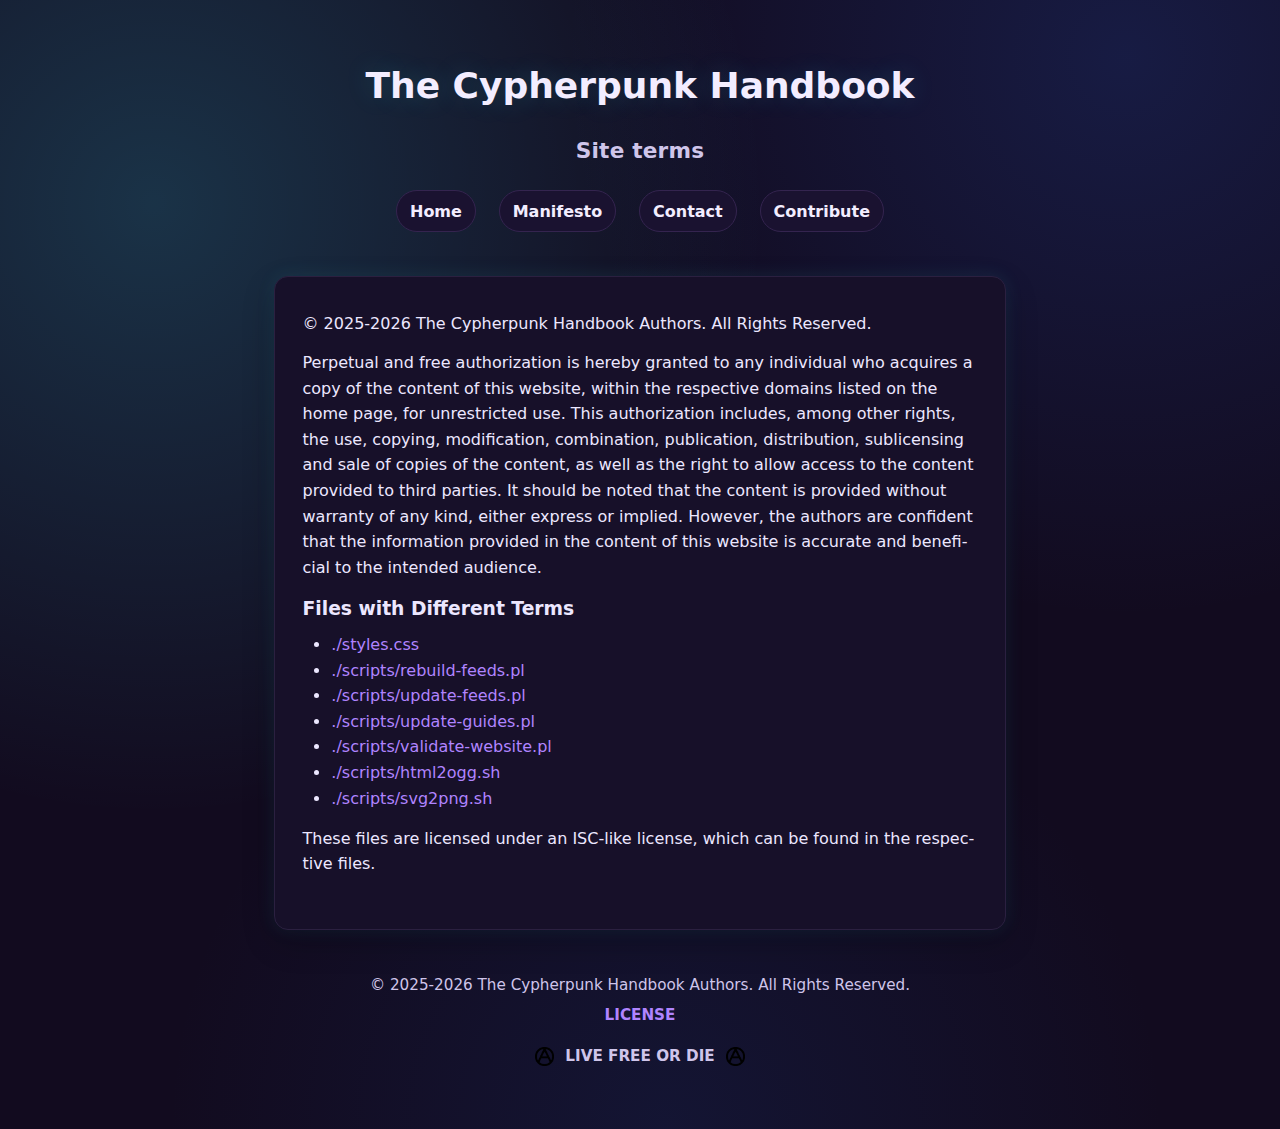
<file: license.html>
<!DOCTYPE html>
<html lang="en">
<head>
  <meta charset="UTF-8">
  <meta name="viewport" content="width=device-width, initial-scale=1.0">
  <title>T.C.H. - License</title>
  <link rel="icon" href="./favicon.ico" type="image/x-icon">
  <link rel="stylesheet" href="./styles.css">
</head>
<body>
  <header id="site-header">
    <h1>The Cypherpunk Handbook</h1>

    <h2>Site terms</h2>

    <nav id="site-nav">
      <ul>
        <li>
          <a href="./index.html">Home</a>
        </li>

        <li>
          <a href="./manifesto.html">Manifesto</a>
        </li>

        <li>
          <a href="./contact.html">Contact</a>
        </li>

        <li>
          <a href="./contribute.html">Contribute</a>
        </li>
      </ul>
    </nav>
  </header>

  <main id="site-main">
    <section>
      <p>&copy; 2025-2026 The Cypherpunk Handbook Authors. All Rights
      Reserved.</p>

      <p>Perpetual and free authorization is hereby granted to any individual
      who acquires a copy of the content of this website, within the respective
      domains listed on the home page, for unrestricted use. This authorization
      includes, among other rights, the use, copying, modification,
      combination, publication, distribution, sublicensing and sale of copies
      of the content, as well as the right to allow access to the content
      provided to third parties. It should be noted that the content is
      provided without warranty of any kind, either express or implied.
      However, the authors are confident that the information provided in the
      content of this website is accurate and beneficial to the intended
      audience.</p>

      <h3>Files with Different Terms</h3>

      <ul>
        <li>
          <a href="./styles.css">./styles.css</a>
        </li>

        <li>
          <a href="./scripts/rebuild-feeds.pl">./scripts/rebuild-feeds.pl</a>
        </li>

        <li>
          <a href="./scripts/update-feeds.pl">./scripts/update-feeds.pl</a>
        </li>

        <li>
          <a href="./scripts/update-articles.pl">./scripts/update-guides.pl</a>
        </li>

        <li>
          <a href=
          "./scripts/validate-website.pl">./scripts/validate-website.pl</a>
        </li>

        <li>
          <a href="./scripts/html2ogg.sh">./scripts/html2ogg.sh</a>
        </li>

        <li>
          <a href="./scripts/svg2png.sh">./scripts/svg2png.sh</a>
        </li>
      </ul>

      <p>These files are licensed under an ISC-like license, which can be found
      in the respective files.</p>
    </section>
  </main>

  <footer id="site-footer">
    <p>&copy; 2025-2026 The Cypherpunk Handbook Authors. All Rights Reserved.</p>

    <p><strong><a href="./license.html">LICENSE</a></strong>
    </p>
    <img src="./images/anarchy.png" alt="freedom" class="icon">
    <h4 class="motto">LIVE FREE OR DIE</h4>
    <img src="./images/anarchy.png" alt="freedom" class="icon">
  </footer>
</body>
</html>
</file>
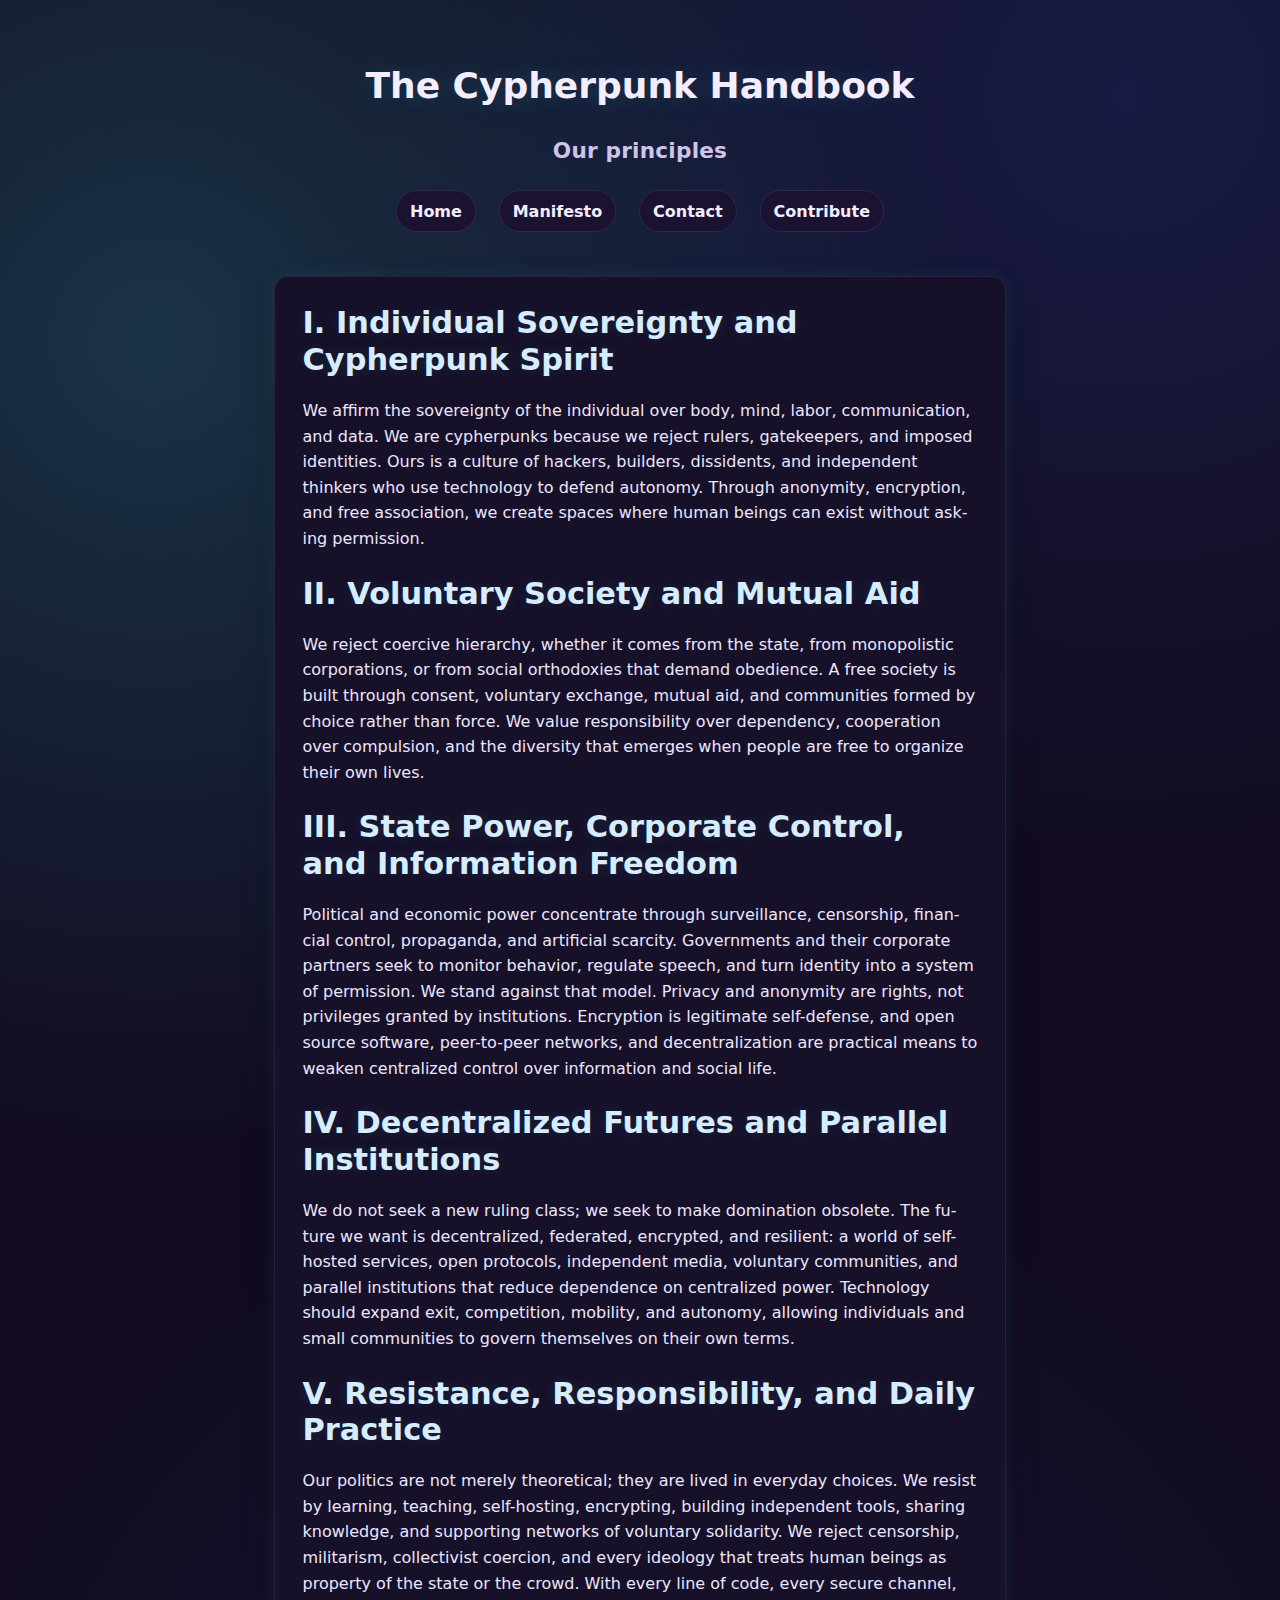
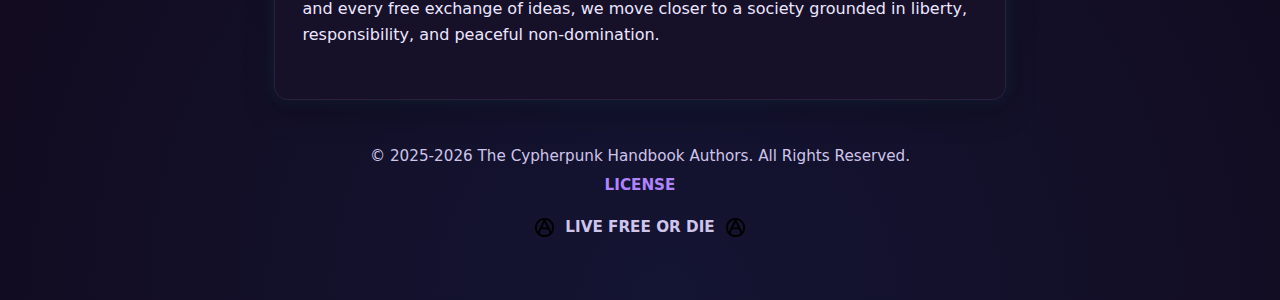
<file: manifesto.html>
<!DOCTYPE html>
<html lang="en">
<head>
  <meta charset="UTF-8">
  <meta name="viewport" content="width=device-width, initial-scale=1.0">
  <title>T.C.H. - Manifesto</title>
  <link rel="icon" href="./favicon.ico" type="image/x-icon">
  <link rel="stylesheet" href="./styles.css">
</head>
<body>
  <header id="site-header">
    <h1>The Cypherpunk Handbook</h1>

    <h2>Our principles</h2>

    <nav id="site-nav">
      <ul>
        <li>
          <a href="./index.html">Home</a>
        </li>

        <li>
          <a href="./manifesto.html">Manifesto</a>
        </li>

        <li>
          <a href="./contact.html">Contact</a>
        </li>

        <li>
          <a href="./contribute.html">Contribute</a>
        </li>
      </ul>
    </nav>
  </header>

  <main id="site-main">
    <section id="1">
      <h2>I. Individual Sovereignty and Cypherpunk Spirit</h2>

      <p>We affirm the sovereignty of the individual over body, mind, labor,
      communication, and data. We are cypherpunks because we reject rulers,
      gatekeepers, and imposed identities. Ours is a culture of hackers,
      builders, dissidents, and independent thinkers who use technology to
      defend autonomy. Through anonymity, encryption, and free association, we
      create spaces where human beings can exist without asking permission.</p>
    </section>

    <section id="2">
      <h2>II. Voluntary Society and Mutual Aid</h2>

      <p>We reject coercive hierarchy, whether it comes from the state, from
      monopolistic corporations, or from social orthodoxies that demand
      obedience. A free society is built through consent, voluntary exchange,
      mutual aid, and communities formed by choice rather than force. We value
      responsibility over dependency, cooperation over compulsion, and the
      diversity that emerges when people are free to organize their own
      lives.</p>
    </section>

    <section id="3">
      <h2>III. State Power, Corporate Control, and Information Freedom</h2>

      <p>Political and economic power concentrate through surveillance,
      censorship, financial control, propaganda, and artificial scarcity.
      Governments and their corporate partners seek to monitor behavior,
      regulate speech, and turn identity into a system of permission. We stand
      against that model. Privacy and anonymity are rights, not privileges
      granted by institutions. Encryption is legitimate self-defense, and open
      source software, peer-to-peer networks, and decentralization are
      practical means to weaken centralized control over information and social
      life.</p>
    </section>

    <section id="4">
      <h2>IV. Decentralized Futures and Parallel Institutions</h2>

      <p>We do not seek a new ruling class; we seek to make domination
      obsolete. The future we want is decentralized, federated, encrypted, and
      resilient: a world of self-hosted services, open protocols, independent
      media, voluntary communities, and parallel institutions that reduce
      dependence on centralized power. Technology should expand exit,
      competition, mobility, and autonomy, allowing individuals and small
      communities to govern themselves on their own terms.</p>
    </section>

    <section id="5">
      <h2>V. Resistance, Responsibility, and Daily Practice</h2>

      <p>Our politics are not merely theoretical; they are lived in everyday
      choices. We resist by learning, teaching, self-hosting, encrypting,
      building independent tools, sharing knowledge, and supporting networks of
      voluntary solidarity. We reject censorship, militarism, collectivist
      coercion, and every ideology that treats human beings as property of the
      state or the crowd. With every line of code, every secure channel, and
      every free exchange of ideas, we move closer to a society grounded in
      liberty, responsibility, and peaceful non-domination.</p>
    </section>
  </main>

  <footer id="site-footer">
    <p>&copy; 2025-2026 The Cypherpunk Handbook Authors. All Rights
    Reserved.</p>

    <p><strong><a href="./license.html">LICENSE</a></strong>
    </p>
    <img src="./images/anarchy.png" alt="freedom" class="icon">
    <h4 class="motto">LIVE FREE OR DIE</h4>
    <img src="./images/anarchy.png" alt="freedom" class="icon">
  </footer>
</body>
</html>
</file>
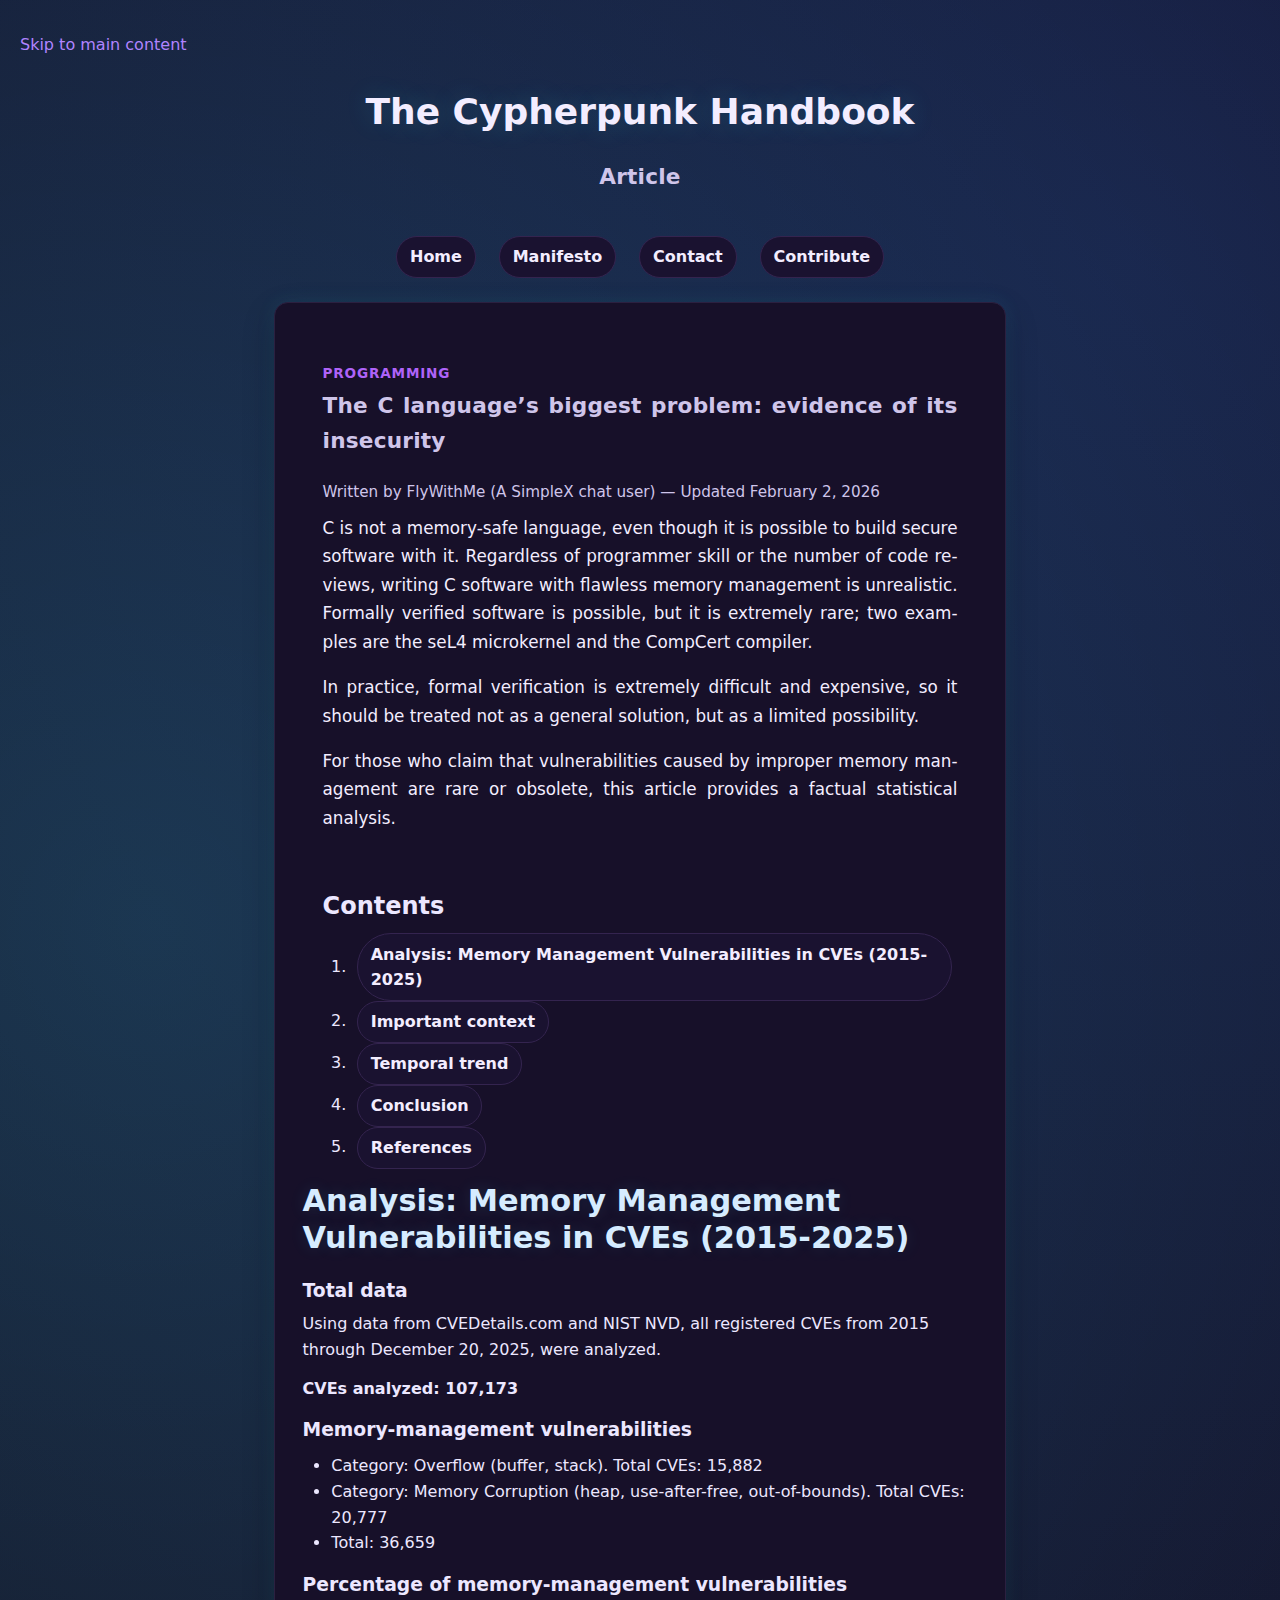
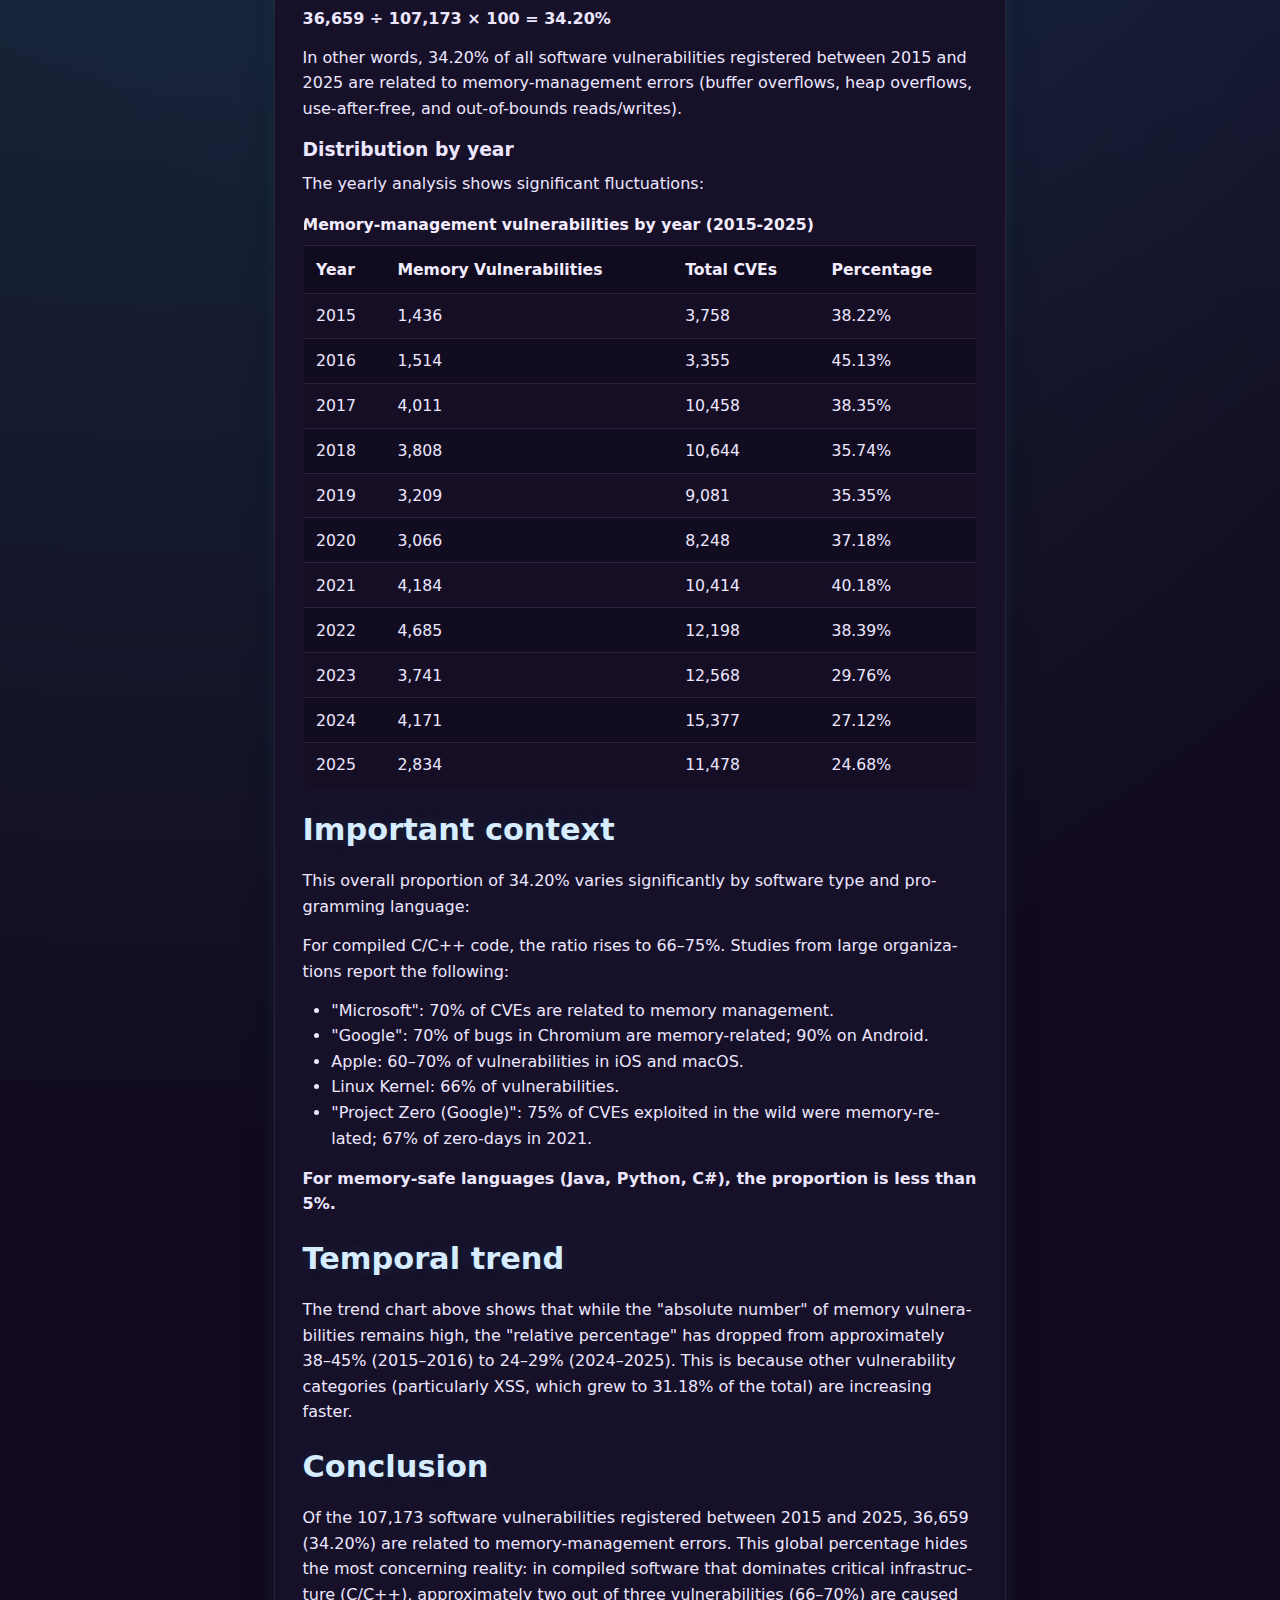
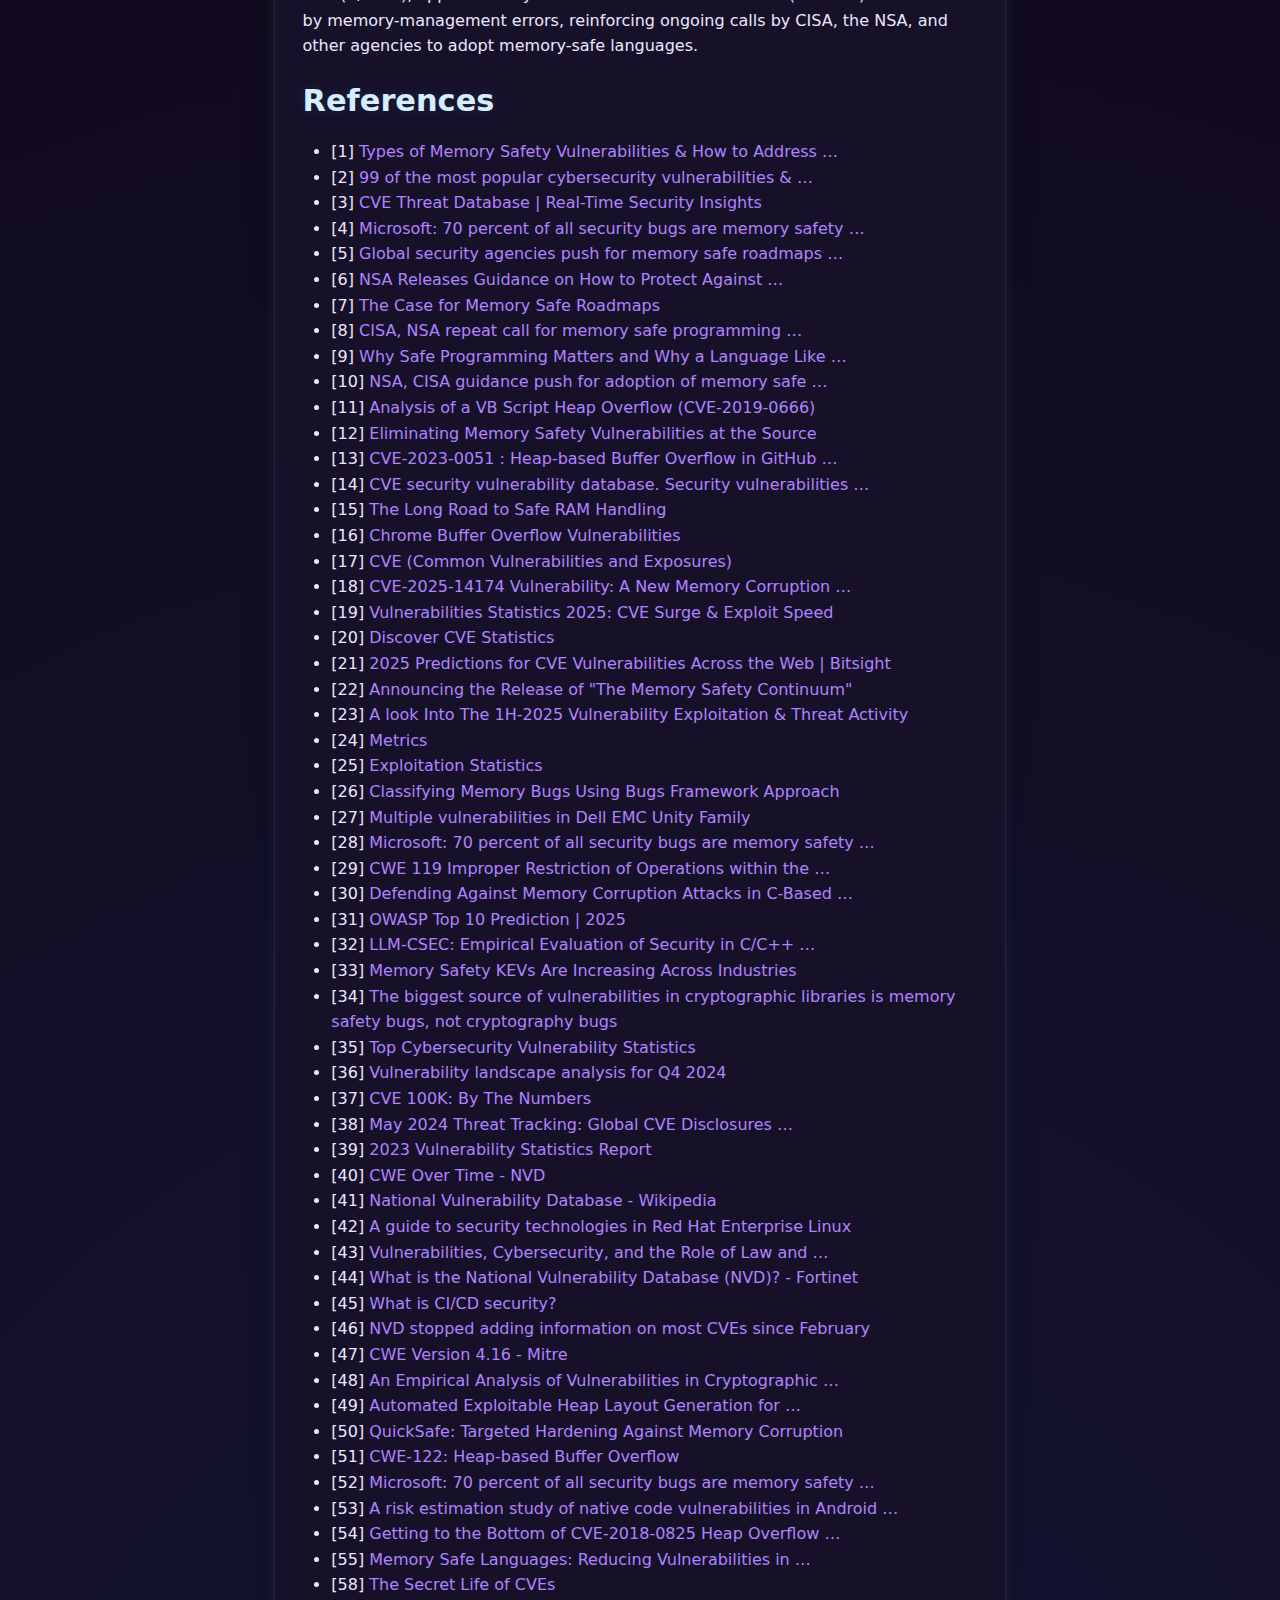
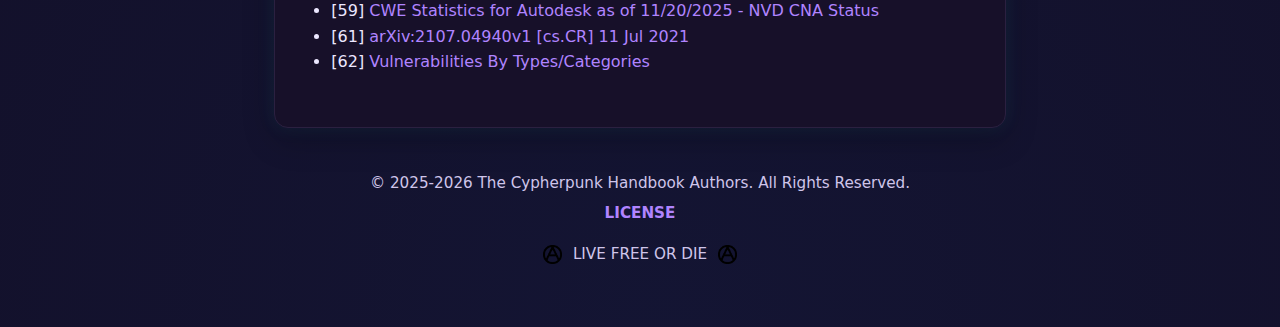
<file: articles/c-language.html>
<!DOCTYPE html>
<html lang="en">
<head>
  <meta charset="utf-8">
  <meta name="viewport" content="width=device-width, initial-scale=1">
  <title>T.C.H. — The C language’s biggest problem: evidence of its
  insecurity</title>
  <link rel="icon" href="./../favicon.ico" type="image/x-icon">
  <link rel="stylesheet" href="./../styles.css">
  <link rel="alternate" type="application/rss+xml" title="Articles RSS" href=
  "./../feeds/articles.xml">
</head>
<body>
  <a class="skip-link" href="#site-main">Skip to main content</a>
  <header id="site-header">
    <h1>The Cypherpunk Handbook</h1>

    <h2>Article</h2>
  </header>

  <nav id="site-nav" aria-label="Primary navigation">
    <ul>
      <li>
        <a href="./../index.html" rel="home">Home</a>
      </li>

      <li>
        <a href="./../manifesto.html" rel="contents">Manifesto</a>
      </li>

      <li>
        <a href="./../contact.html" rel="author">Contact</a>
      </li>

      <li>
        <a href="./../contribute.html" rel="help">Contribute</a>
      </li>
    </ul>
  </nav>

  <main id="site-main" tabindex="-1">
    <article class="article-content">
      <header id="article-header">
        <p class="kicker">Programming</p>

        <h2>The C language’s biggest problem: evidence of its insecurity</h2>

        <p class="meta">Written by FlyWithMe (A SimpleX chat user) —
        <time datetime="2026-02-02">Updated February 2, 2026</time></p>

        <p class="lede">C is not a memory-safe language, even though it is
        possible to build secure software with it. Regardless of programmer
        skill or the number of code reviews, writing C software with flawless
        memory management is unrealistic. Formally verified software is
        possible, but it is extremely rare; two examples are the seL4
        microkernel and the CompCert compiler.</p>

        <p class="lede">In practice, formal verification is extremely difficult
        and expensive, so it should be treated not as a general solution, but
        as a limited possibility.</p>

        <p class="lede">For those who claim that vulnerabilities caused by
        improper memory management are rare or obsolete, this article provides
        a factual statistical analysis.</p>
      </header>

      <nav class="toc" aria-labelledby="c-contents-heading">
        <h2 id="c-contents-heading">Contents</h2>

        <ol>
          <li>
            <a href="#c-analysis">Analysis: Memory Management Vulnerabilities
            in CVEs (2015-2025)</a>
          </li>

          <li>
            <a href="#c-context">Important context</a>
          </li>

          <li>
            <a href="#c-trend">Temporal trend</a>
          </li>

          <li>
            <a href="#c-conclusion">Conclusion</a>
          </li>

          <li>
            <a href="#c-references">References</a>
          </li>
        </ol>
      </nav>

      <section aria-labelledby="c-analysis">
        <h2 id="c-analysis">Analysis: Memory Management Vulnerabilities in CVEs
        (2015-2025)</h2>

        <h3>Total data</h3>

        <p>Using data from CVEDetails.com and NIST NVD, all registered CVEs
        from 2015 through December 20, 2025, were analyzed.</p>

        <p><strong>CVEs analyzed: 107,173</strong>
        </p>

        <h3>Memory-management vulnerabilities</h3>

        <ul>
          <li>Category: Overflow (buffer, stack). Total CVEs: 15,882</li>

          <li>Category: Memory Corruption (heap, use-after-free,
          out-of-bounds). Total CVEs: 20,777</li>

          <li>Total: 36,659</li>
        </ul>

        <h3>Percentage of memory-management vulnerabilities</h3>

        <p><strong>36,659 ÷ 107,173 × 100 = 34.20%</strong>
        </p>

        <p>In other words, 34.20% of all software vulnerabilities registered
        between 2015 and 2025 are related to memory-management errors (buffer
        overflows, heap overflows, use-after-free, and out-of-bounds
        reads/writes).</p>

        <h3>Distribution by year</h3>

        <p>The yearly analysis shows significant fluctuations:</p>

        <div class="table-scroll" role="region" aria-label=
        "Memory management vulnerabilities by year" tabindex="0">
          <table class="c-language-table">
            <caption>
              Memory-management vulnerabilities by year (2015-2025)
            </caption>

            <thead>
              <tr>
                <th scope="col">Year</th>
                <th scope="col">Memory Vulnerabilities</th>
                <th scope="col">Total CVEs</th>
                <th scope="col">Percentage</th>
              </tr>
            </thead>

            <tbody>
              <tr>
                <td>2015</td>
                <td>1,436</td>
                <td>3,758</td>
                <td>38.22%</td>
              </tr>

              <tr>
                <td>2016</td>
                <td>1,514</td>
                <td>3,355</td>
                <td>45.13%</td>
              </tr>

              <tr>
                <td>2017</td>
                <td>4,011</td>
                <td>10,458</td>
                <td>38.35%</td>
              </tr>

              <tr>
                <td>2018</td>
                <td>3,808</td>
                <td>10,644</td>
                <td>35.74%</td>
              </tr>

              <tr>
                <td>2019</td>
                <td>3,209</td>
                <td>9,081</td>
                <td>35.35%</td>
              </tr>

              <tr>
                <td>2020</td>
                <td>3,066</td>
                <td>8,248</td>
                <td>37.18%</td>
              </tr>

              <tr>
                <td>2021</td>
                <td>4,184</td>
                <td>10,414</td>
                <td>40.18%</td>
              </tr>

              <tr>
                <td>2022</td>
                <td>4,685</td>
                <td>12,198</td>
                <td>38.39%</td>
              </tr>

              <tr>
                <td>2023</td>
                <td>3,741</td>
                <td>12,568</td>
                <td>29.76%</td>
              </tr>

              <tr>
                <td>2024</td>
                <td>4,171</td>
                <td>15,377</td>
                <td>27.12%</td>
              </tr>

              <tr>
                <td>2025</td>
                <td>2,834</td>
                <td>11,478</td>
                <td>24.68%</td>
              </tr>
            </tbody>
          </table>
        </div>
      </section>

      <section aria-labelledby="c-context">
        <h2 id="c-context">Important context</h2>

        <p>This overall proportion of 34.20% varies significantly by software
        type and programming language:</p>

        <p>For compiled C/C++ code, the ratio rises to 66–75%. Studies from
        large organizations report the following:</p>

        <ul>
          <li>"Microsoft": 70% of CVEs are related to memory management.</li>

          <li>"Google": 70% of bugs in Chromium are memory-related; 90% on
          Android.</li>

          <li>Apple: 60–70% of vulnerabilities in iOS and macOS.</li>

          <li>Linux Kernel: 66% of vulnerabilities.</li>

          <li>"Project Zero (Google)": 75% of CVEs exploited in the wild were
          memory-related; 67% of zero-days in 2021.</li>
        </ul>

        <p><strong>For memory-safe languages (Java, Python, C#), the proportion
        is less than 5%.</strong>
        </p>
      </section>

      <section aria-labelledby="c-trend">
        <h2 id="c-trend">Temporal trend</h2>

        <p>The trend chart above shows that while the "absolute number" of
        memory vulnerabilities remains high, the "relative percentage" has
        dropped from approximately 38–45% (2015–2016) to 24–29% (2024–2025).
        This is because other vulnerability categories (particularly XSS, which
        grew to 31.18% of the total) are increasing faster.</p>
      </section>

      <section aria-labelledby="c-conclusion">
        <h2 id="c-conclusion">Conclusion</h2>

        <p>Of the 107,173 software vulnerabilities registered between 2015 and
        2025, 36,659 (34.20%) are related to memory-management errors. This
        global percentage hides the most concerning reality: in compiled
        software that dominates critical infrastructure (C/C++), approximately
        two out of three vulnerabilities (66–70%) are caused by
        memory-management errors, reinforcing ongoing calls by CISA, the NSA,
        and other agencies to adopt memory-safe languages.</p>
      </section>

      <section aria-labelledby="c-references">
        <h2 id="c-references">References</h2>

        <ul>
          <li>[1] <a href=
          "https://runsafesecurity.com/blog/memory-safety-vulnerabilities/">Types
          of Memory Safety Vulnerabilities &amp; How to Address …</a>
          </li>

          <li>[2] <a href=
          "https://www.hackthebox.com/blog/most-popular-cybersecurity-vulnerabilities-and-exploits-from-2022">
            99 of the most popular cybersecurity vulnerabilities &amp; …</a>
          </li>

          <li>[3] <a href="https://cve.akaoma.com">CVE Threat Database |
          Real-Time Security Insights</a>
          </li>

          <li>[4] <a href=
          "https://www.zdnet.com/article/microsoft-70-percent-of-all-security-bugs-are-memory-safety-issues/">
            Microsoft: 70 percent of all security bugs are memory safety …</a>
          </li>

          <li>[5] <a href=
          "https://industrialcyber.co/cisa/global-security-agencies-push-for-memory-safe-roadmaps-to-address-software-vulnerabilities-boost-cybersecurity/">
            Global security agencies push for memory safe roadmaps …</a>
          </li>

          <li>[6] <a href=
          "https://www.cisa.gov/news-events/alerts/2023/12/06/cisa-releases-joint-guide-software-manufacturers-case-memory-safe-roadmaps">
            NSA Releases Guidance on How to Protect Against …</a>
          </li>

          <li>[7] <a href=
          "https://www.cisa.gov/sites/default/files/2023-12/The-Case-for-Memory-Safe-Roadmaps-508c.pdf">
            The Case for Memory Safe Roadmaps</a>
          </li>

          <li>[8] <a href=
          "https://www.theregister.com/2025/06/27/cisa_nsa_call_formemory_safe_languages/">
            CISA, NSA repeat call for memory safe programming …</a>
          </li>

          <li>[9] <a href=
          "https://developer.okta.com/blog/2022/03/18/programming-security-and-why-rust">
            Why Safe Programming Matters and Why a Language Like …</a>
          </li>

          <li>[10] <a href=
          "https://industrialcyber.co/secure-by-design/nsa-cisa-guidance-push-for-adoption-of-memory-safe-languages-in-software-development-to-boost-resilience/">
            NSA, CISA guidance push for adoption of memory safe …</a>
          </li>

          <li>[11] <a href=
          "https://nvd.nist.gov/vuln/detail/CVE-2019-0666">Analysis of a VB
          Script Heap Overflow (CVE-2019-0666)</a>
          </li>

          <li>[12] <a href=
          "https://web.archive.org/web/20240608183005/https://www.reddit.com/r/cpp/comments/1fpcc0p/eliminating_memory_safety_vulnerabilities_at_the/">
            Eliminating Memory Safety Vulnerabilities at the Source</a>
          </li>

          <li>[13] <a href=
          "https://www.cve.org/CVERecord?id=CVE-2023-0051">CVE-2023-0051 :
          Heap-based Buffer Overflow in GitHub …</a>
          </li>

          <li>[14] <a href="https://www.cve.org/">CVE security vulnerability
          database. Security vulnerabilities …</a>
          </li>

          <li>[15] <a href=
          "https://www.kaspersky.com/blog/the-long-road-to-memory-safety/46511/">
            The Long Road to Safe RAM Handling</a>
          </li>

          <li>[16] <a href="https://chromereleases.googleblog.com/">Chrome
          Buffer Overflow Vulnerabilities</a>
          </li>

          <li>[17] <a href=
          "https://www.kaggle.com/datasets/andrewkronser/cve-common-vulnerabilities-and-exposures">
            CVE (Common Vulnerabilities and Exposures)</a>
          </li>

          <li>[18] <a href=
          "https://socprime.com/blog/cve-2025-14174-vulnerability/">CVE-2025-14174
          Vulnerability: A New Memory Corruption …</a>
          </li>

          <li>[19] <a href=
          "https://deepstrike.io/blog/vulnerability-statistics-2025">Vulnerabilities
          Statistics 2025: CVE Surge &amp; Exploit Speed</a>
          </li>

          <li>[20] <a href=
          "https://blog.opencve.io/posts/cve-statistics/">Discover CVE
          Statistics</a>
          </li>

          <li>[21] <a href=
          "https://www.bitsight.com/blog/2025-predictions-for-cve-vulnerabilities">
            2025 Predictions for CVE Vulnerabilities Across the Web |
            Bitsight</a>
          </li>

          <li>[22] <a href=
          "https://openssf.org/blog/2025/04/28/announcing-the-release-of-the-memory-safety-continuum/">
            Announcing the Release of "The Memory Safety Continuum"</a>
          </li>

          <li>[23] <a href=
          "https://www.vulncheck.com/blog/state-of-exploitation-1h-2025">A look
          Into The 1H-2025 Vulnerability Exploitation &amp; Threat Activity</a>
          </li>

          <li>[24] <a href="https://www.cve.org/about/Metrics">Metrics</a>
          </li>

          <li>[25] <a href=
          "https://securelist.com/vulnerabilities-and-exploits-in-q2-2025/117333/">
            Exploitation Statistics</a>
          </li>

          <li>[26] <a href=
          "https://tsapps.nist.gov/publication/get_pdf.cfm?pub_id=930038">Classifying
          Memory Bugs Using Bugs Framework Approach</a>
          </li>

          <li>[27] <a href=
          "https://www.cybersecurity-help.cz/vdb/SB2022110933">Multiple
          vulnerabilities in Dell EMC Unity Family</a>
          </li>

          <li>[28] <a href=
          "https://web.archive.org/web/20190208111621/https://www.reddit.com/r/programming/comments/aprgkf/microsoft_70_percent_of_all_security_bugs_are/">
            Microsoft: 70 percent of all security bugs are memory safety …</a>
          </li>

          <li>[29] <a href=
          "https://cwe.mitre.org/data/definitions/119.html">CWE 119 Improper
          Restriction of Operations within the …</a>
          </li>

          <li>[30] <a href=
          "https://www.appsecengineer.com/blog/defending-against-memory-corruption-attacks-in-c-based-applications">
            Defending Against Memory Corruption Attacks in C-Based …</a>
          </li>

          <li>[31] <a href="https://tcm-sec.com/owasp-top-10-prediction-2025/">
            OWASP Top 10 Prediction | 2025</a>
          </li>

          <li>[32] <a href="https://arxiv.org/html/2511.18966v1">LLM-CSEC:
          Empirical Evaluation of Security in C/C++ …</a>
          </li>

          <li>[33] <a href=
          "https://runsafesecurity.com/blog/memory-safety-kevs-increasing/">Memory
          Safety KEVs Are Increasing Across Industries</a>
          </li>

          <li>[34] <a href=
          "https://web.archive.org/web/20220304171307/https://www.reddit.com/r/rust/comments/t33ddj/the_biggest_source_of_vulnerabilities_in/">
            The biggest source of vulnerabilities in cryptographic libraries is
            memory safety bugs, not cryptography bugs</a>
          </li>

          <li>[35] <a href=
          "https://zerothreat.ai/blog/cybersecurity-vulnerability-statistics">
            Top Cybersecurity Vulnerability Statistics</a>
          </li>

          <li>[36] <a href=
          "https://securelist.com/vulnerabilities-and-exploits-in-q4-2024/115761/">
            Vulnerability landscape analysis for Q4 2024</a>
          </li>

          <li>[37] <a href=
          "https://www.rapid7.com/blog/post/2018/04/30/cve-100k-by-the-numbers/">
            CVE 100K: By The Numbers</a>
          </li>

          <li>[38] <a href=
          "https://www.greenbone.net/en/blog/may-2024-threat-tracking-global-cve-disclosures-continue-to-heat-up/">
            May 2024 Threat Tracking: Global CVE Disclosures …</a>
          </li>

          <li>[39] <a href=
          "https://www.edgescan.com/wp-content/uploads/2024/03/2023-Vulnerability-Statistics-Report.pdf">
            2023 Vulnerability Statistics Report</a>
          </li>

          <li>[40] <a href=
          "https://nvd.nist.gov/general/visualizations/vulnerability-visualizations/cwe-over-time">
            CWE Over Time - NVD</a>
          </li>

          <li>[41] <a href=
          "https://en.wikipedia.org/wiki/National_Vulnerability_Database">National
          Vulnerability Database - Wikipedia</a>
          </li>

          <li>[42] <a href=
          "https://www.redhat.com/en/blog/guide-security-technologies-red-hat-enterprise-linux">
            A guide to security technologies in Red Hat Enterprise Linux</a>
          </li>

          <li>[43] <a href=
          "https://repub.eur.nl/pub/136974/thesis-Jian-Jiang.pdf">Vulnerabilities,
          Cybersecurity, and the Role of Law and …</a>
          </li>

          <li>[44] <a href=
          "https://www.fortinet.com/lat/resources/cyberglossary/national-vulnerability-database-nvd">
            What is the National Vulnerability Database (NVD)? - Fortinet</a>
          </li>

          <li>[45] <a href=
          "https://www.harness.io/blog/ci-cd-security-an-overview">What is
          CI/CD security?</a>
          </li>

          <li>[46] <a href=
          "https://web.archive.org/web/20240325180033/https://www.reddit.com/r/sysadmin/comments/1bjelgw/nvd_stopped_adding_information_on_most_cves_since/">
            NVD stopped adding information on most CVEs since February</a>
          </li>

          <li>[47] <a href=
          "https://cwe.mitre.org/data/published/cwe_v4.16.pdf">CWE Version 4.16
          - Mitre</a>
          </li>

          <li>[48] <a href=
          "https://api.crossref.org/works/10.1145/3634737.3657012">An Empirical
          Analysis of Vulnerabilities in Cryptographic …</a>
          </li>

          <li>[49] <a href=
          "https://www.usenix.org/system/files/sec23fall-prepub-581-zhang-bin.pdf">
            Automated Exploitable Heap Layout Generation for …</a>
          </li>

          <li>[50] <a href=
          "https://download.vusec.net/papers/quicksafe_sp26.pdf">QuickSafe:
          Targeted Hardening Against Memory Corruption</a>
          </li>

          <li>[51] <a href=
          "https://cwe.mitre.org/data/definitions/122.html">CWE-122: Heap-based
          Buffer Overflow</a>
          </li>

          <li>[52] <a href=
          "https://web.archive.org/web/20190207092722/https://www.reddit.com/r/programming/comments/apm5g6/microsoft_70_percent_of_all_security_bugs_are/">
            Microsoft: 70 percent of all security bugs are memory safety …</a>
          </li>

          <li>[53] <a href=
          "https://api.crossref.org/works/10.1093/cybsec/tyae015">A risk
          estimation study of native code vulnerabilities in Android …</a>
          </li>

          <li>[54] <a href=
          "https://nvd.nist.gov/vuln/detail/CVE-2018-0825">Getting to the
          Bottom of CVE-2018-0825 Heap Overflow …</a>
          </li>

          <li>[55] <a href=
          "https://www.cisa.gov/resources-tools/resources/memory-safe-languages-reducing-vulnerabilities-modern-software-development">
            Memory Safe Languages: Reducing Vulnerabilities in …</a>
          </li>

          <li>[58] <a href="http://arxiv.org/pdf/2504.03863.pdf">The Secret
          Life of CVEs</a>
          </li>

          <li>[59] <a href="https://nvd.nist.gov/vuln/cvmap/report/21080">CWE
          Statistics for Autodesk as of 11/20/2025 - NVD CNA Status</a>
          </li>

          <li>[61] <a href=
          "https://arxiv.org/pdf/2107.04940.pdf">arXiv:2107.04940v1 [cs.CR] 11
          Jul 2021</a>
          </li>

          <li>[62] <a href=
          "https://nvd.nist.gov/vuln/categories">Vulnerabilities By
          Types/Categories</a>
          </li>
        </ul>
      </section>
    </article>
  </main>

  <footer id="site-footer">
    <p>&copy; 2025-2026 The Cypherpunk Handbook Authors. All Rights
    Reserved.</p>

    <p><strong><a href="./../license.html">LICENSE</a></strong>
    </p>
    <img src="./../images/anarchy.png" alt="freedom" class="icon">
    <p class="motto">LIVE FREE OR DIE</p>
    <img src="./../images/anarchy.png" alt="freedom" class="icon">
  </footer>
</body>
</html>
</file>
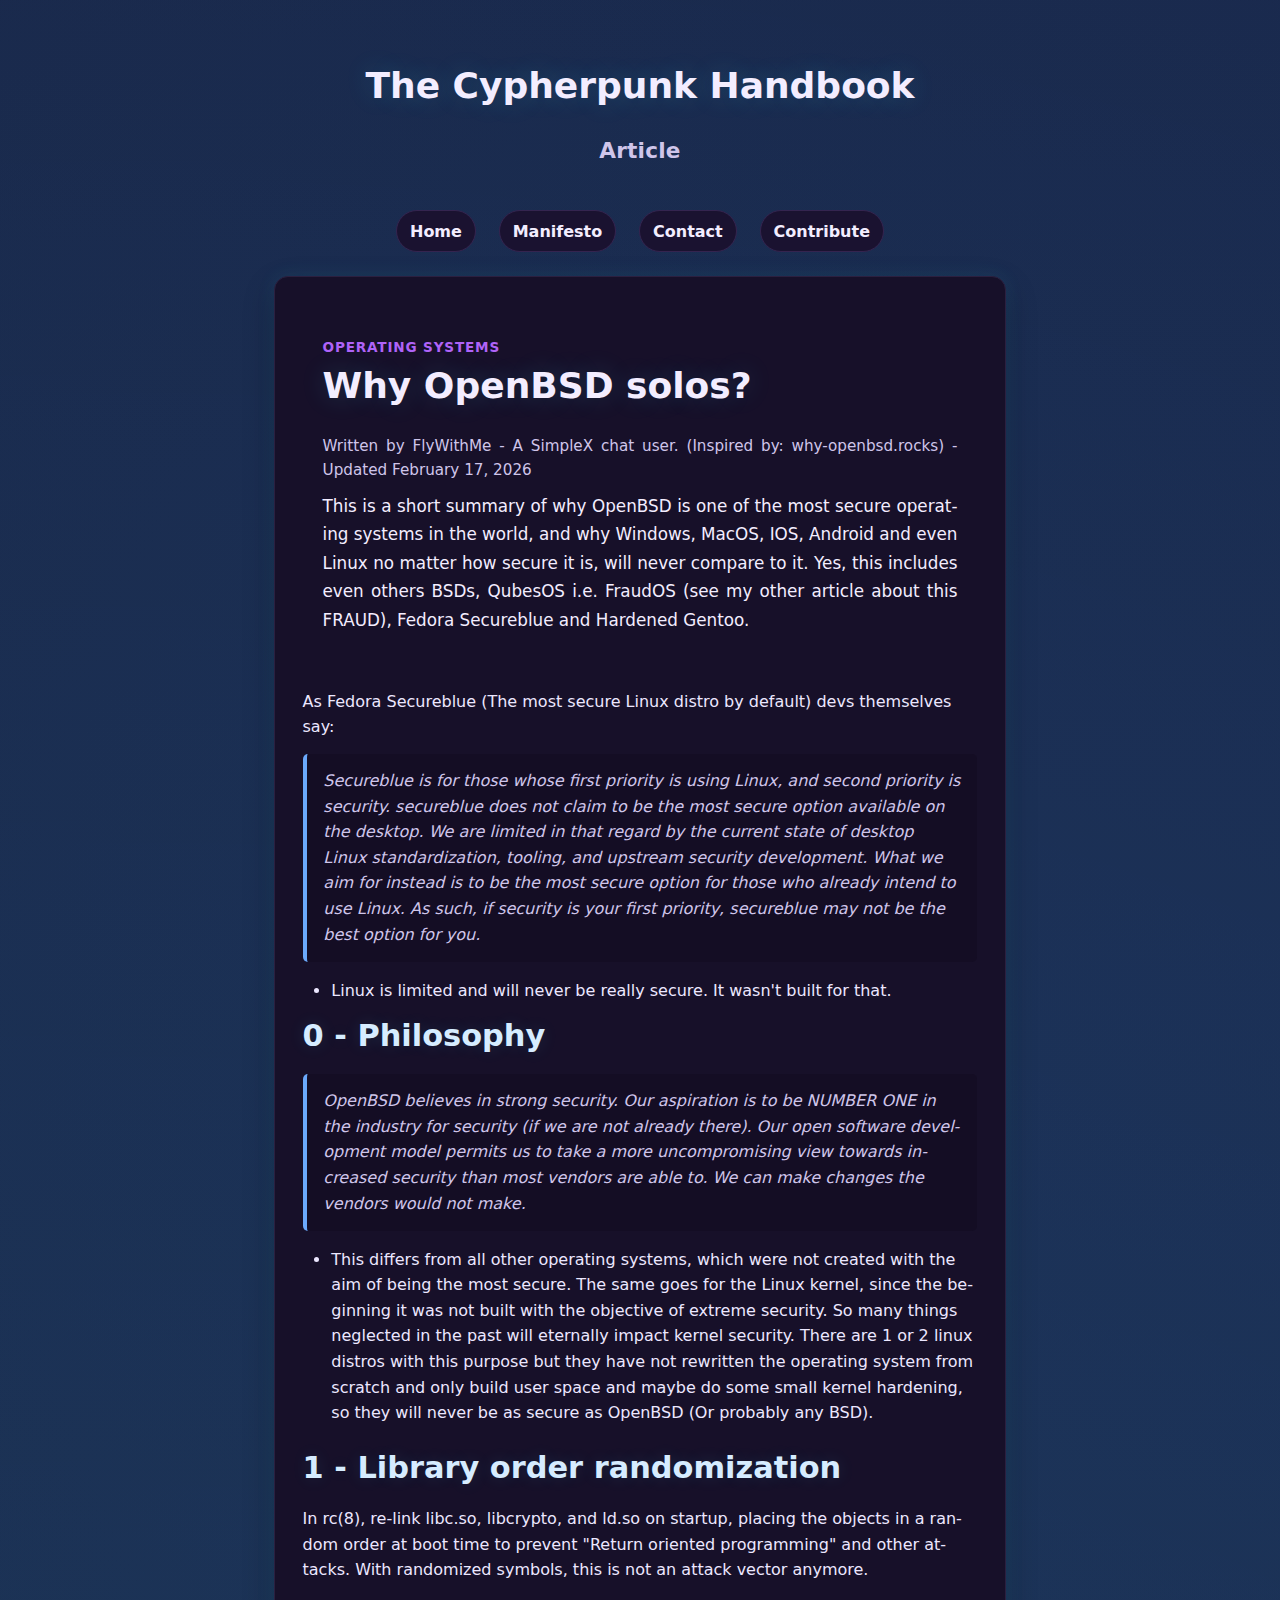
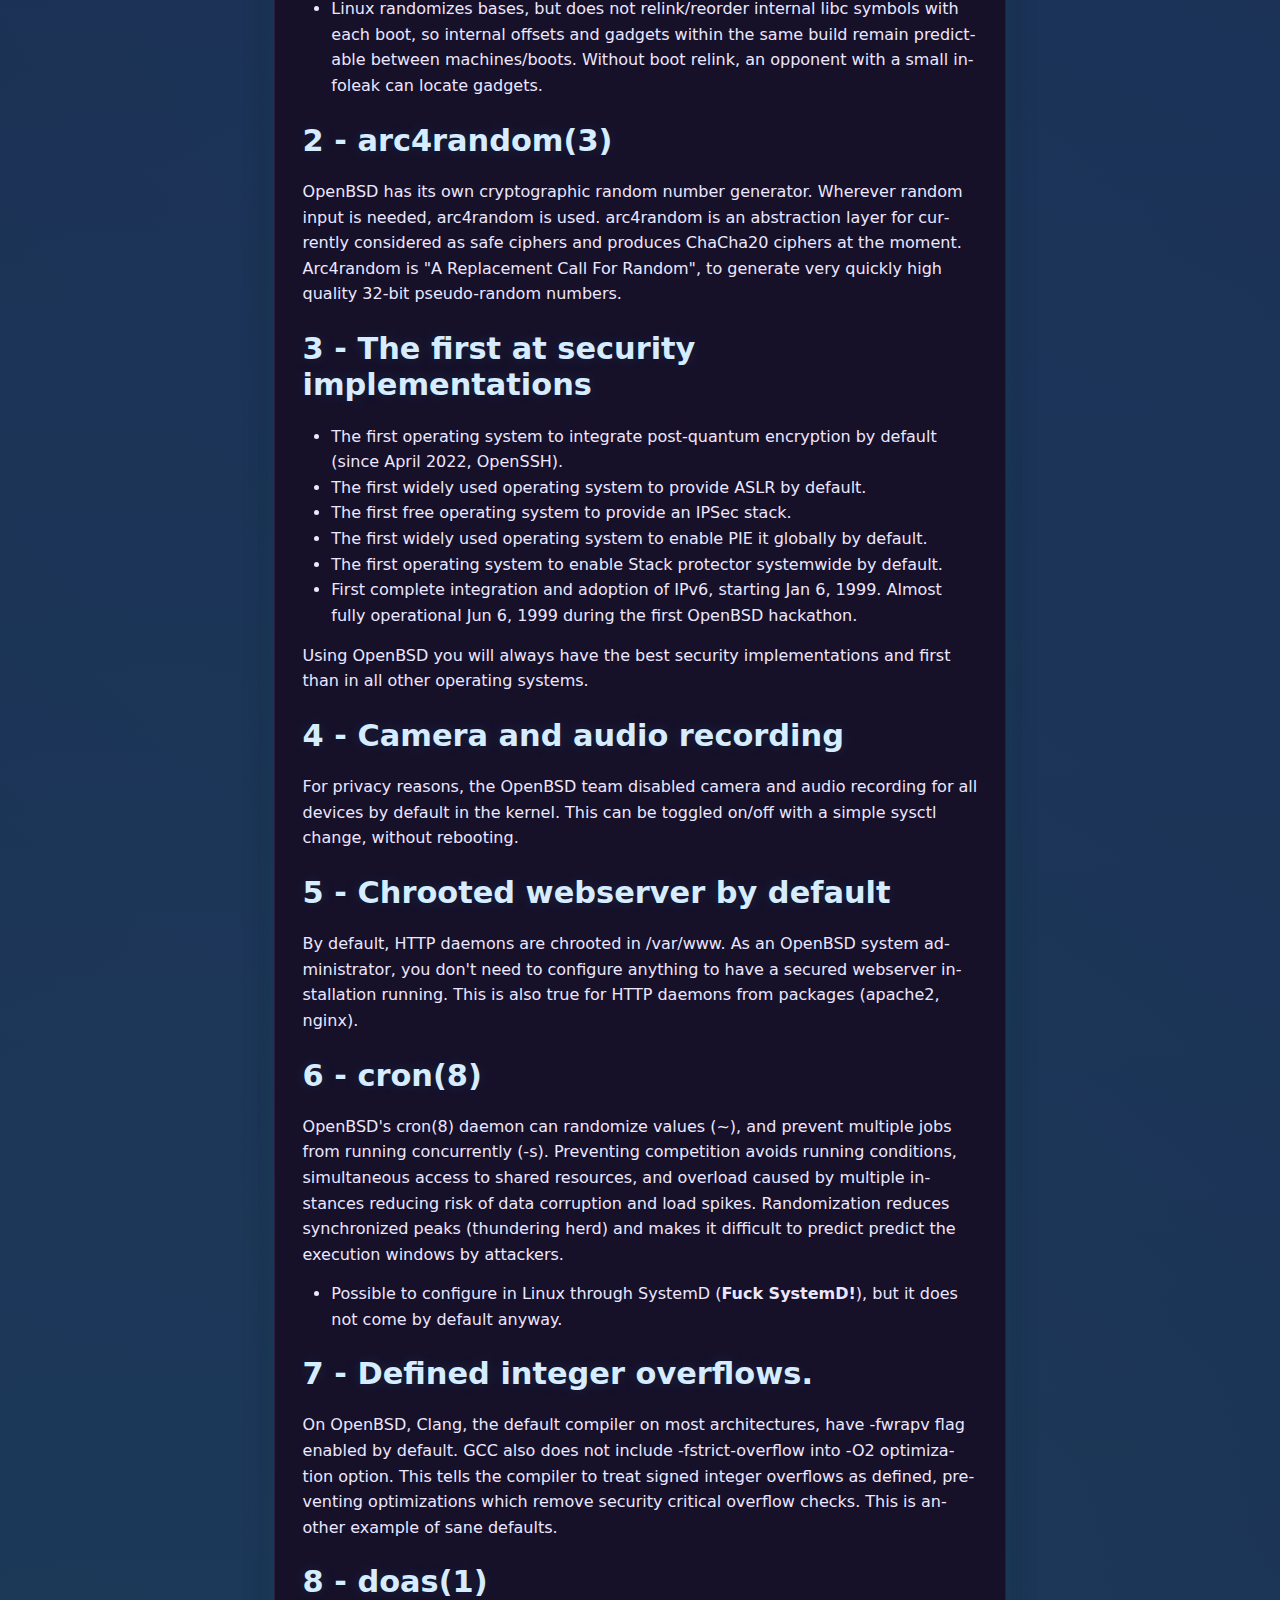
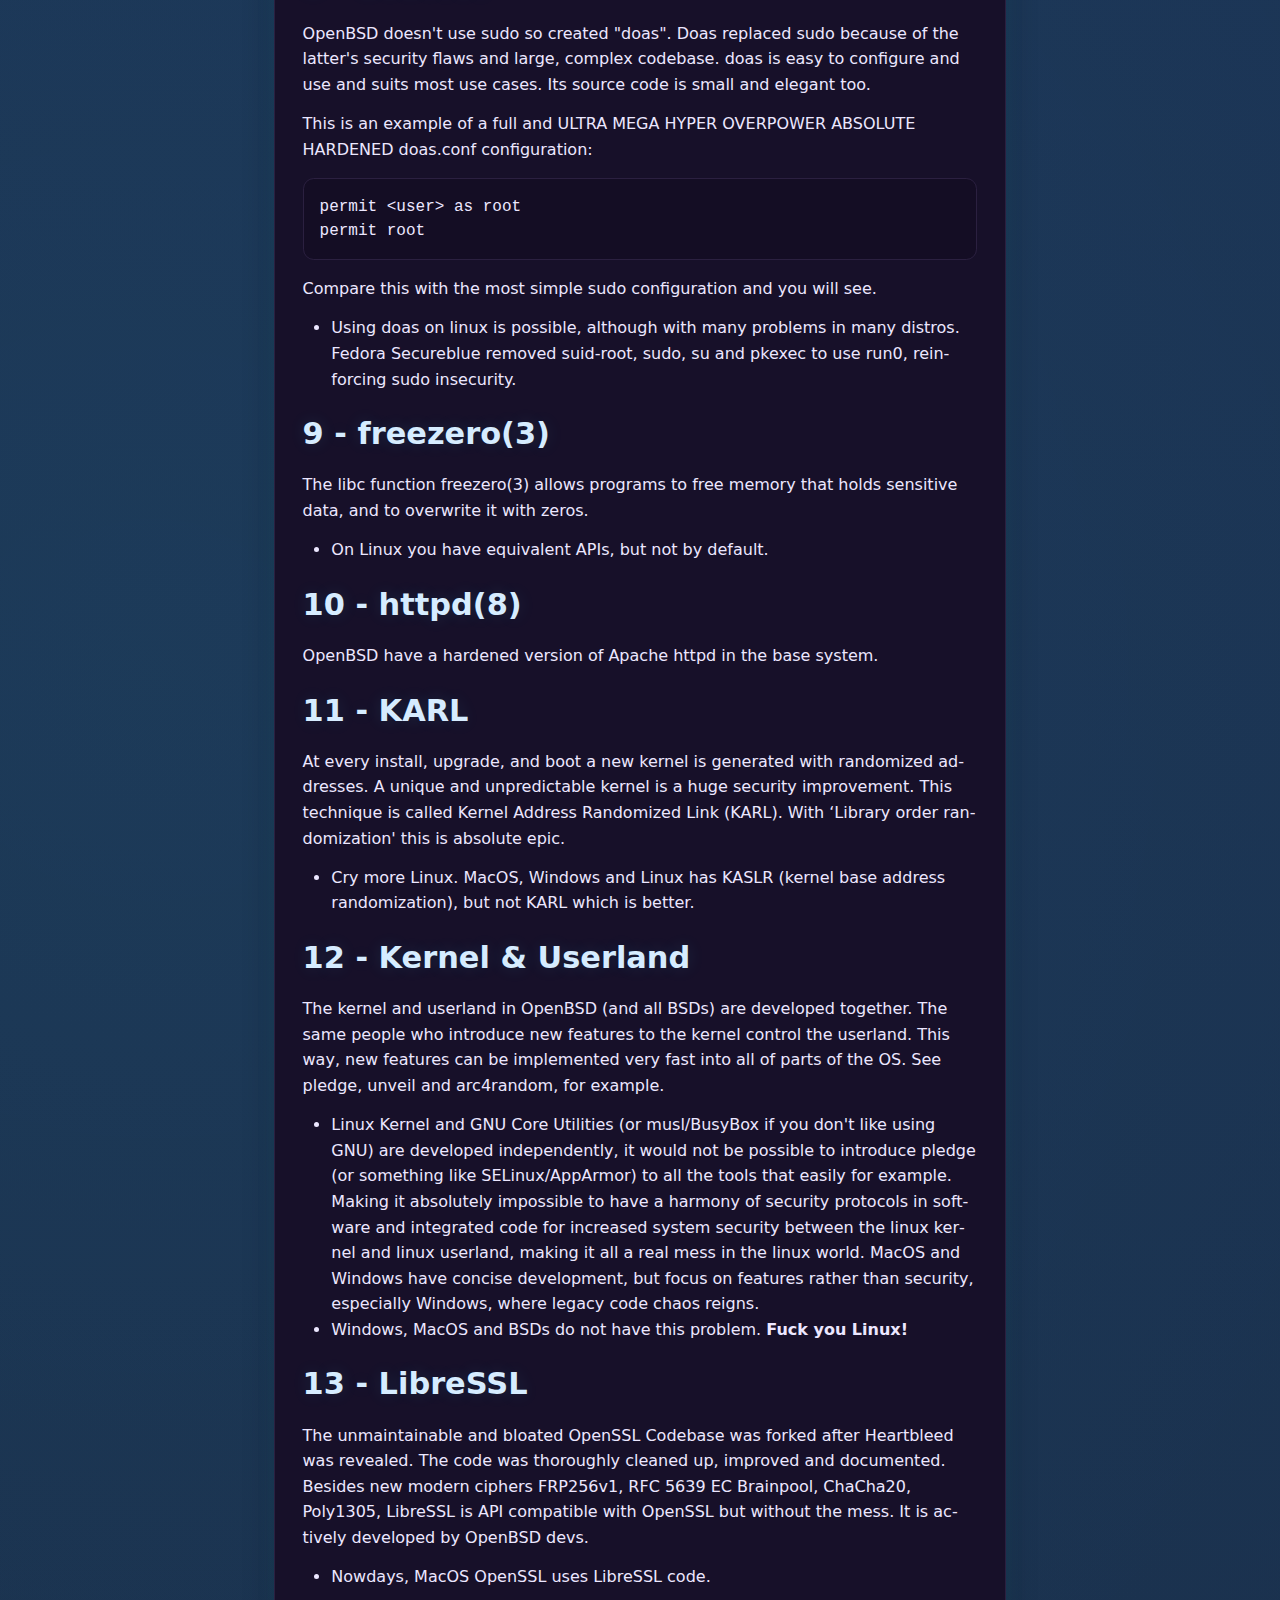
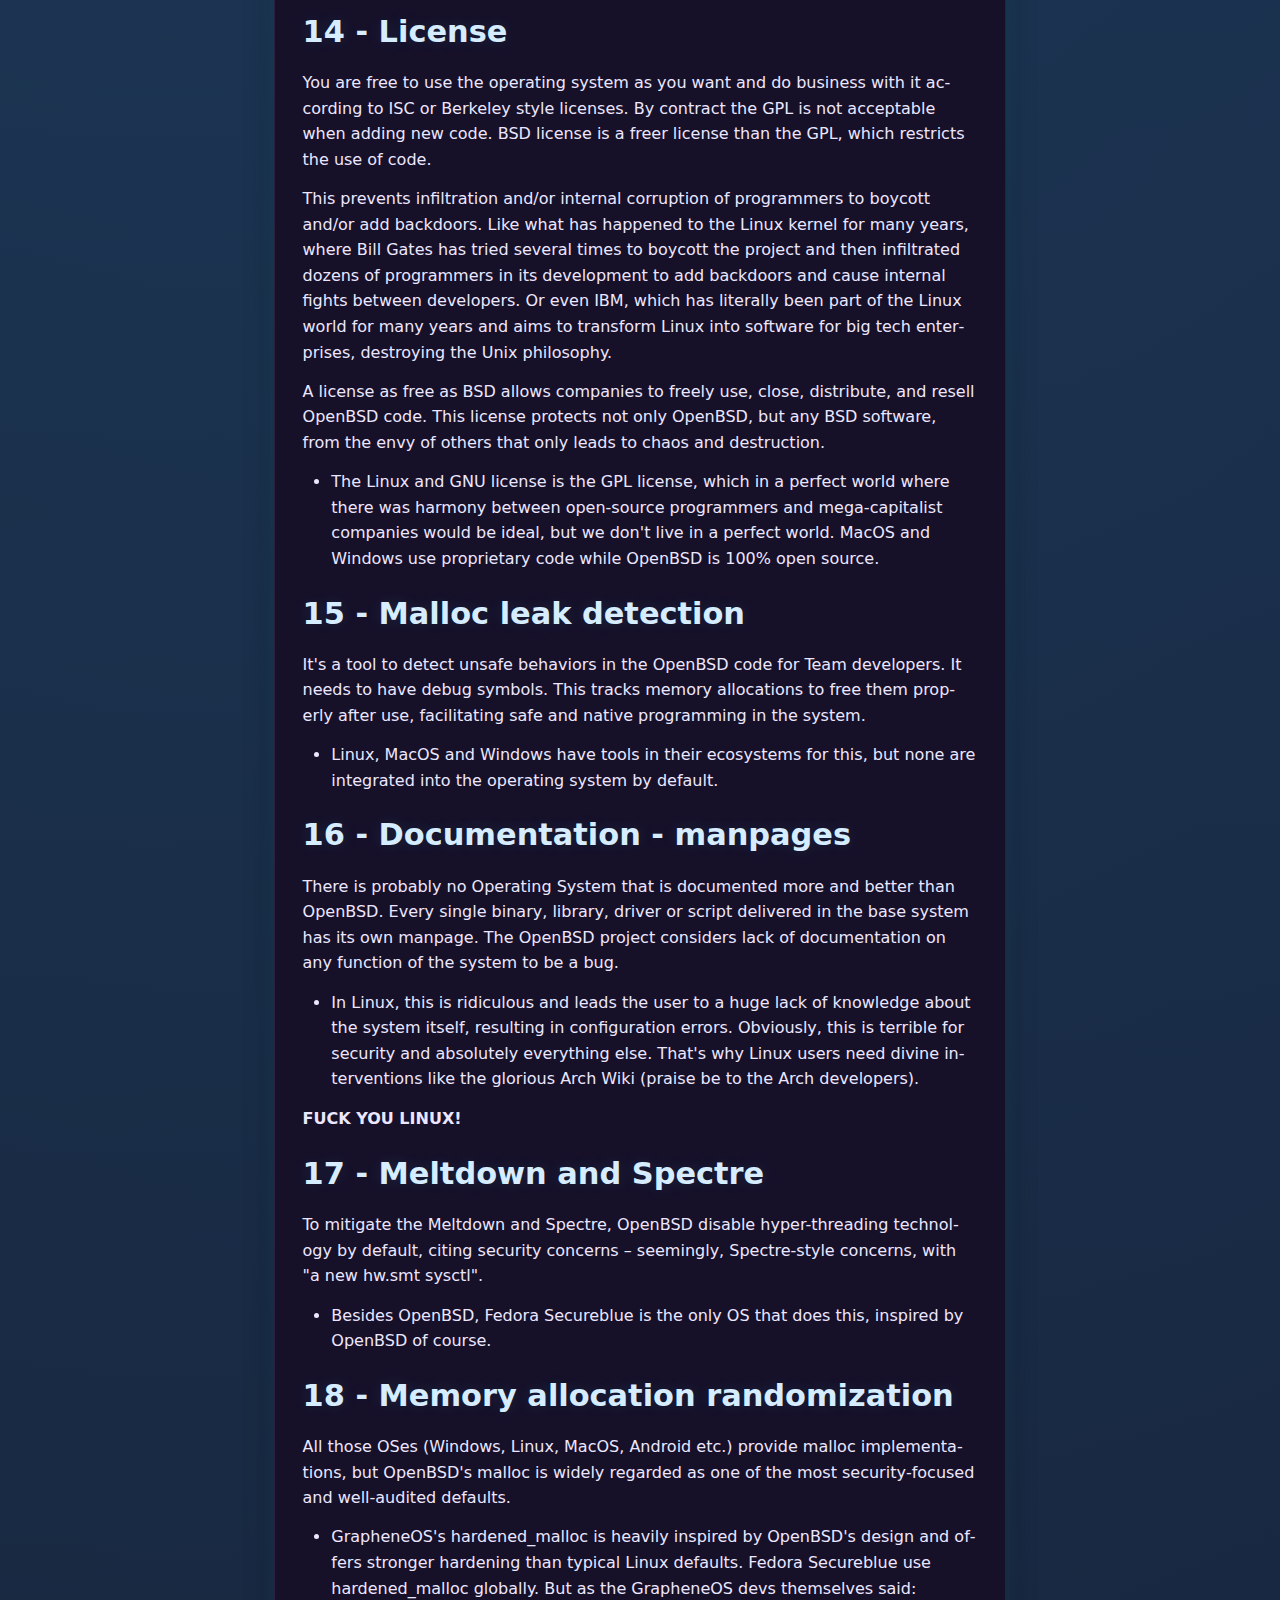
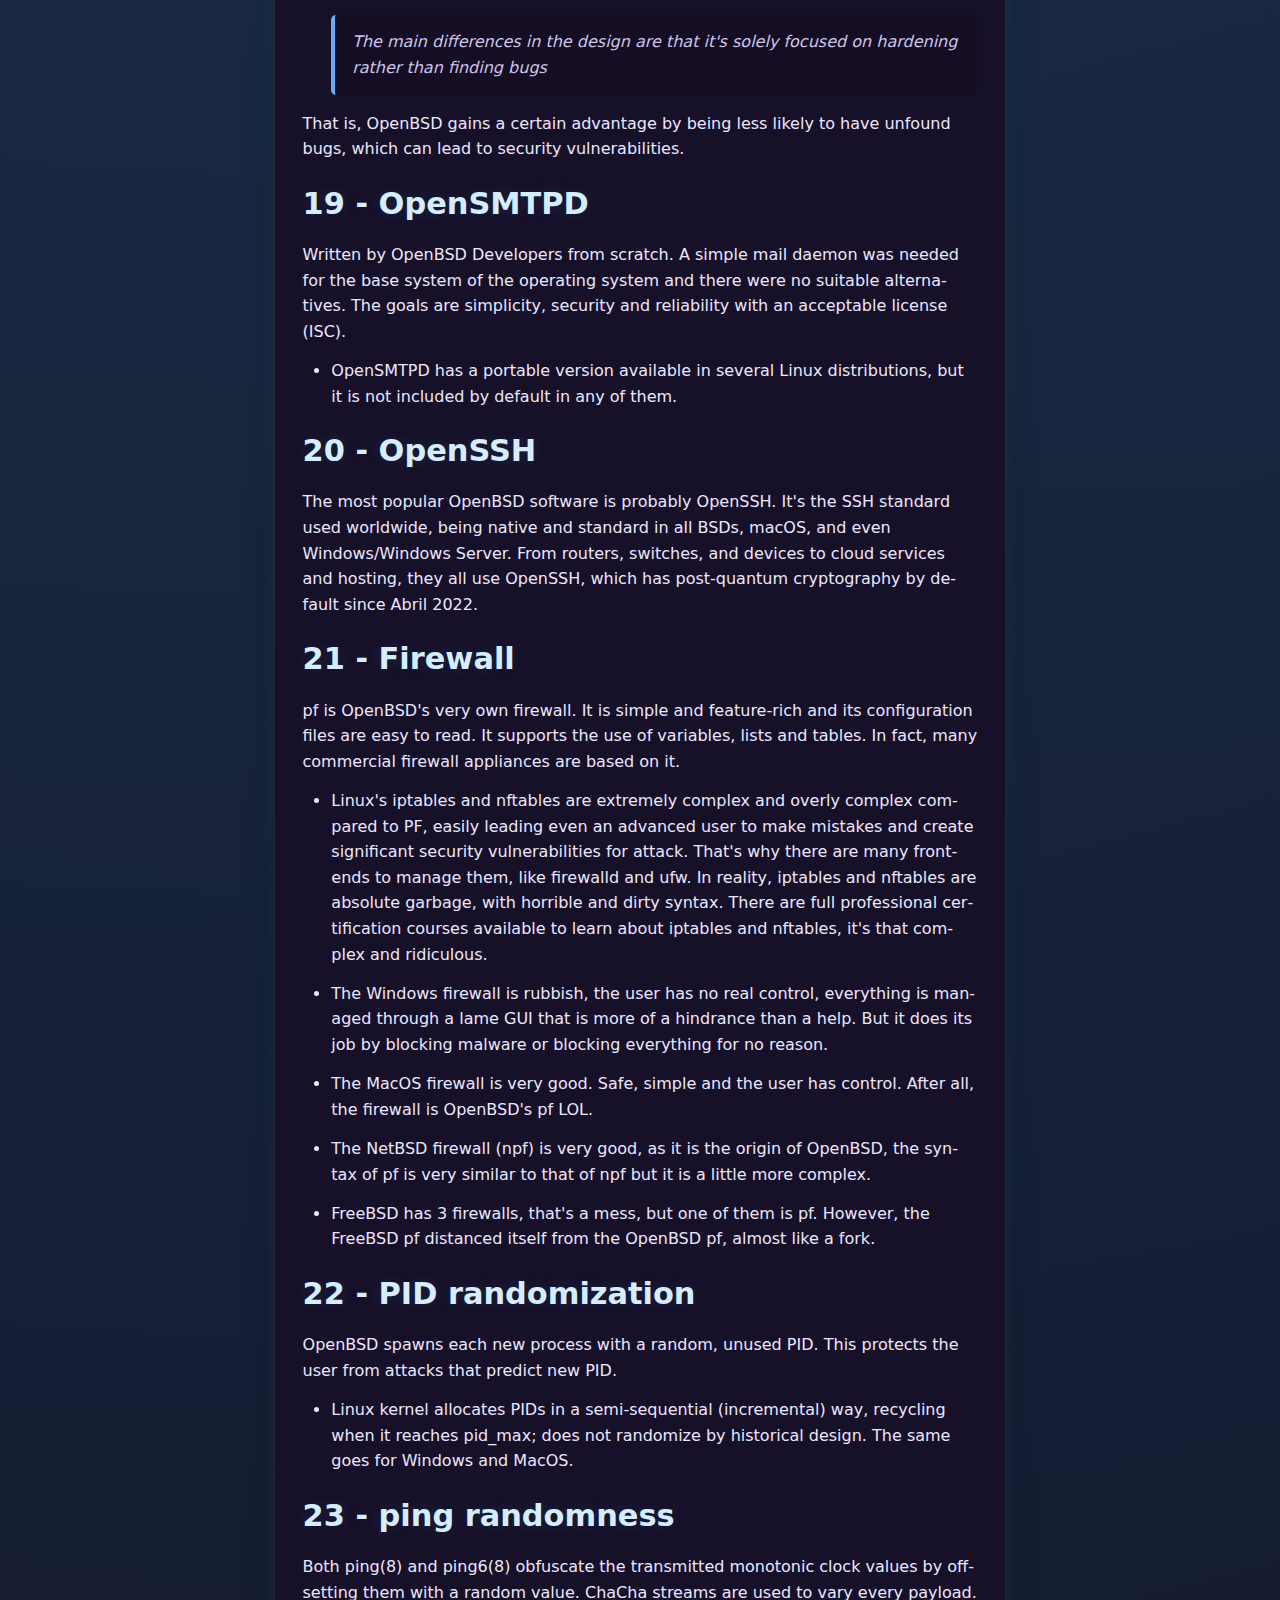
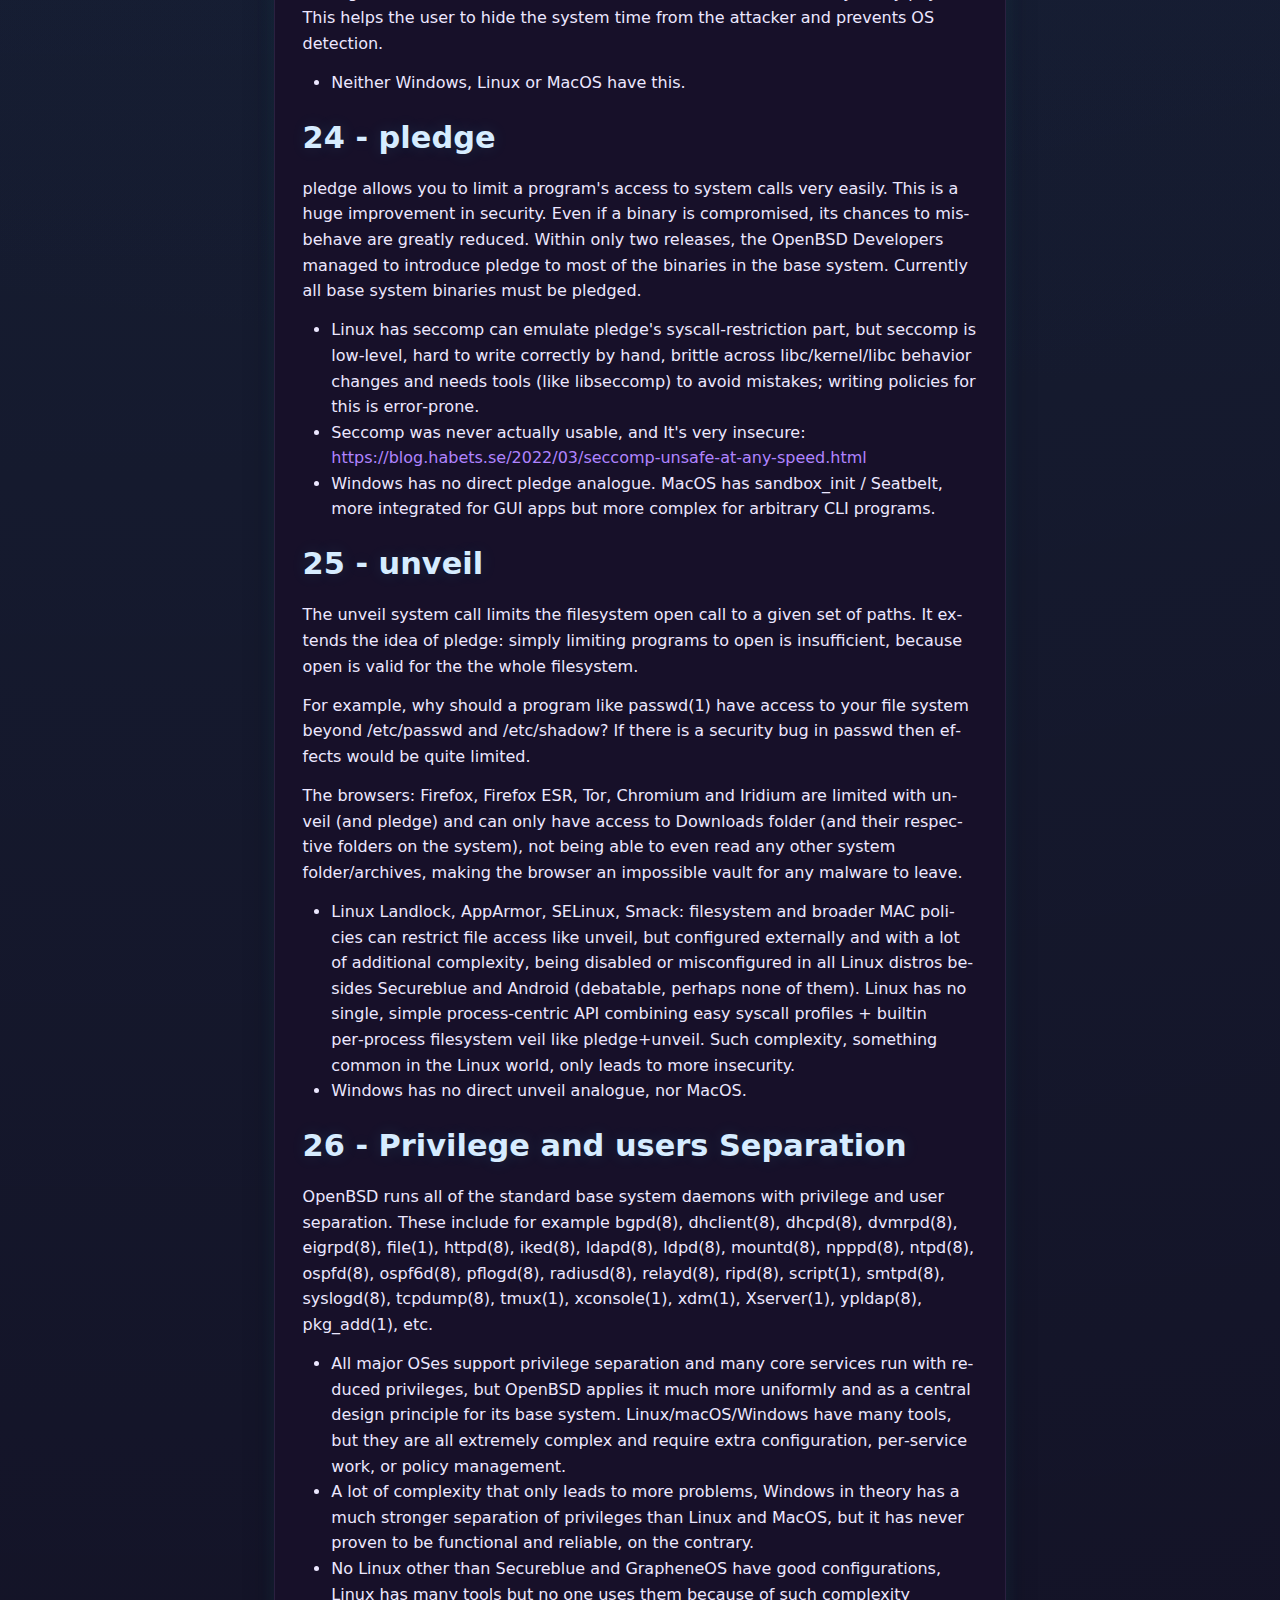
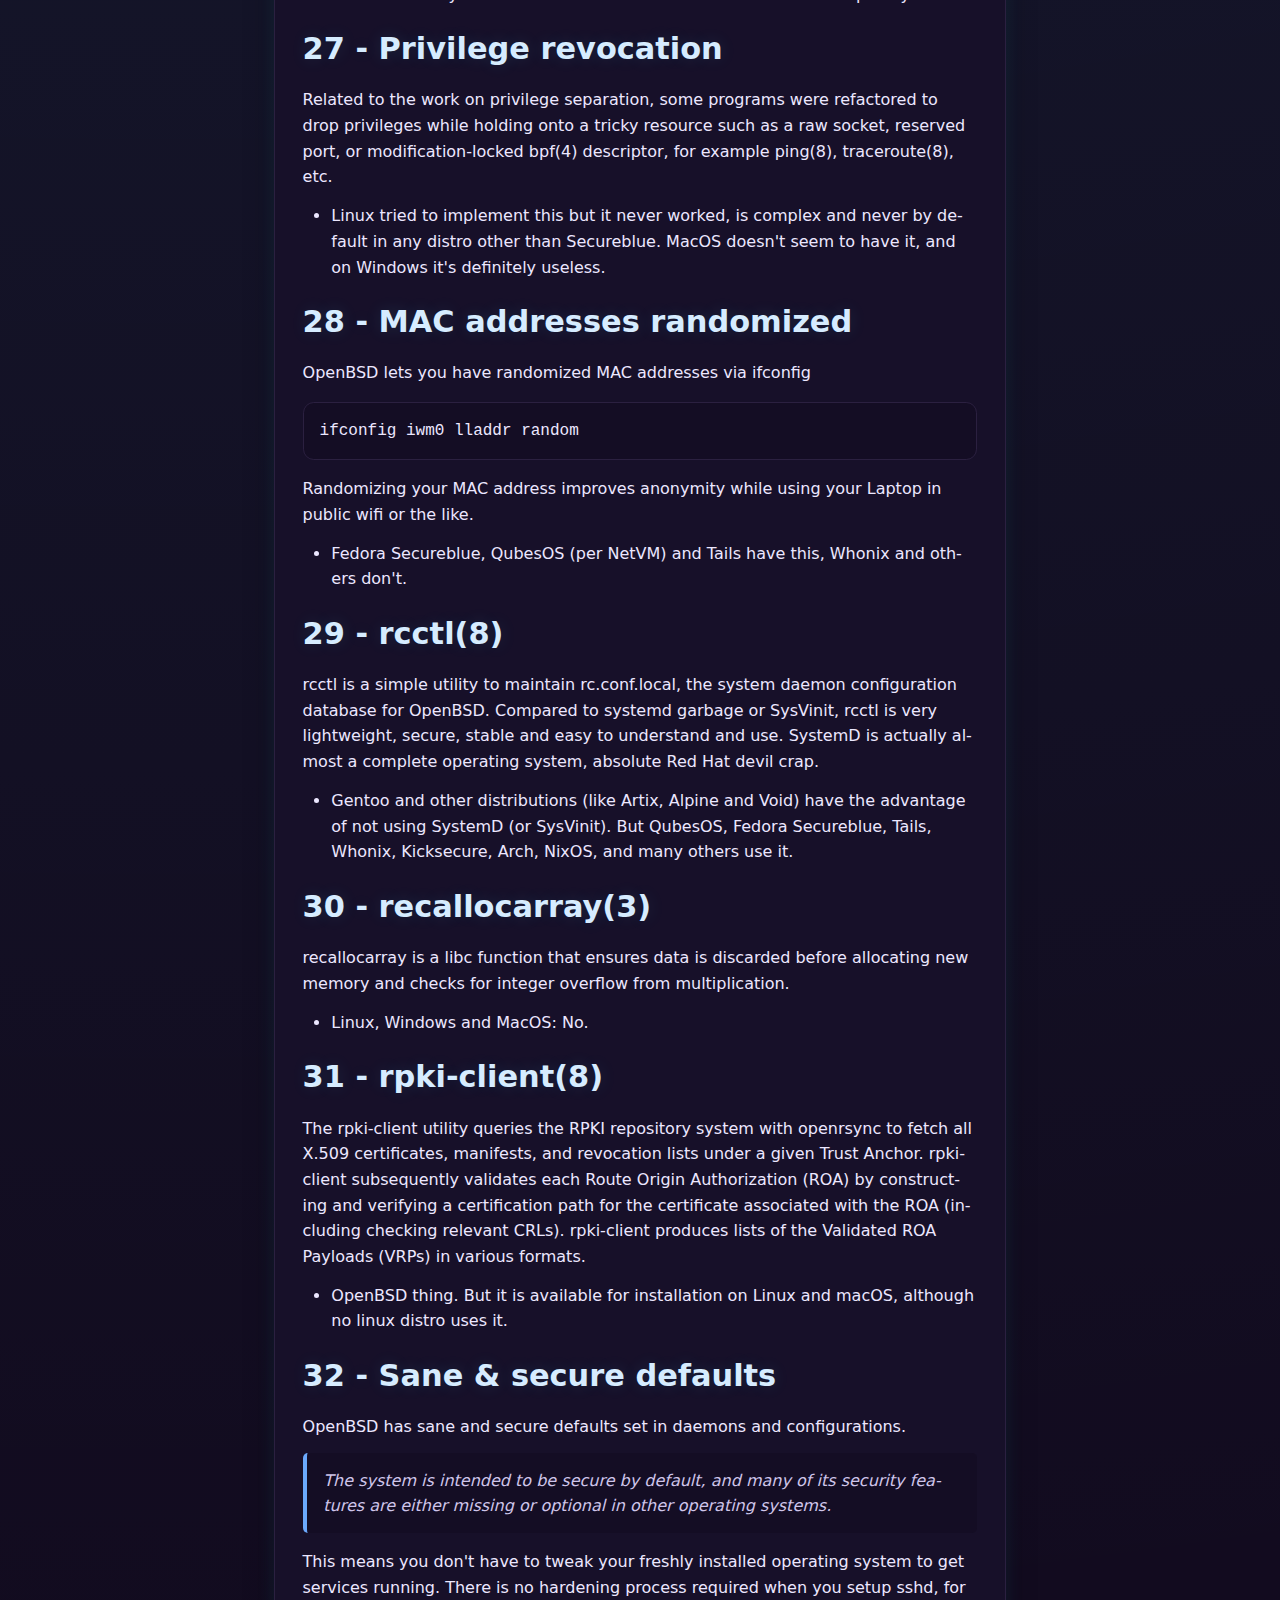
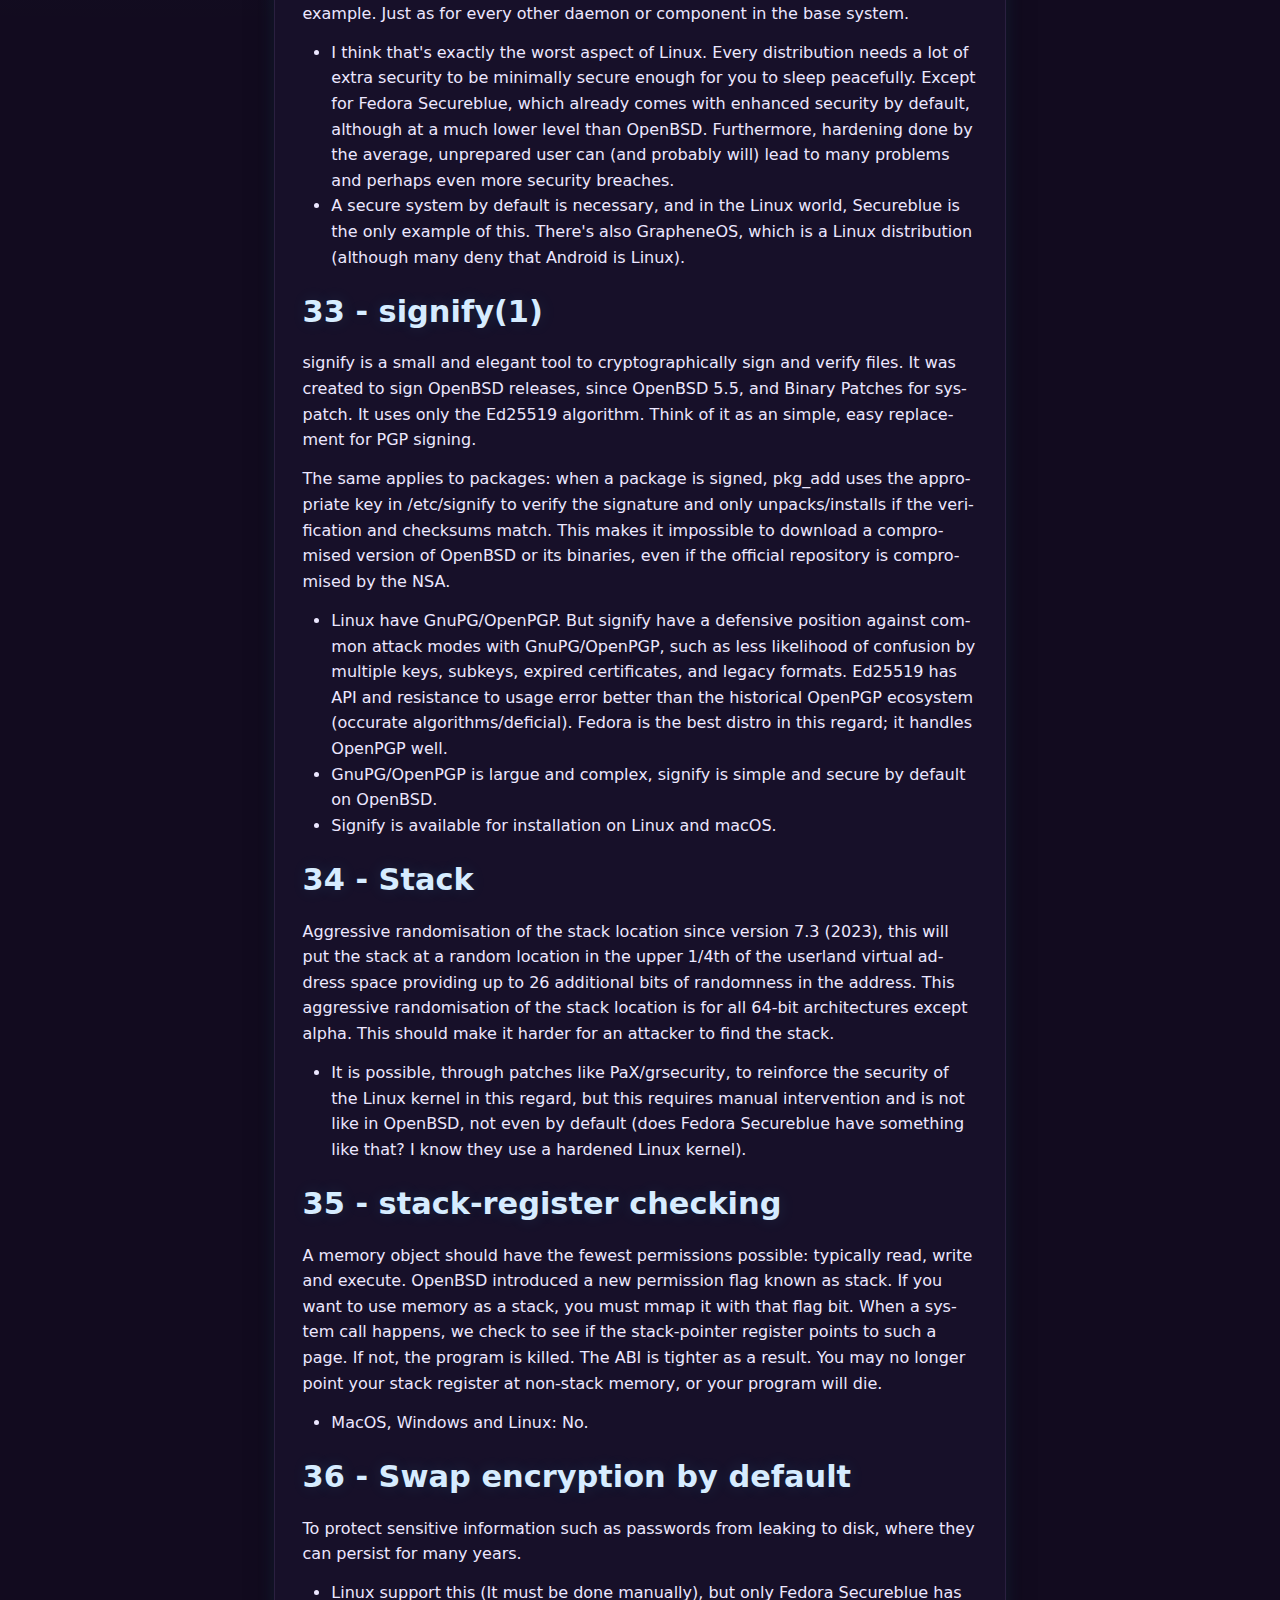
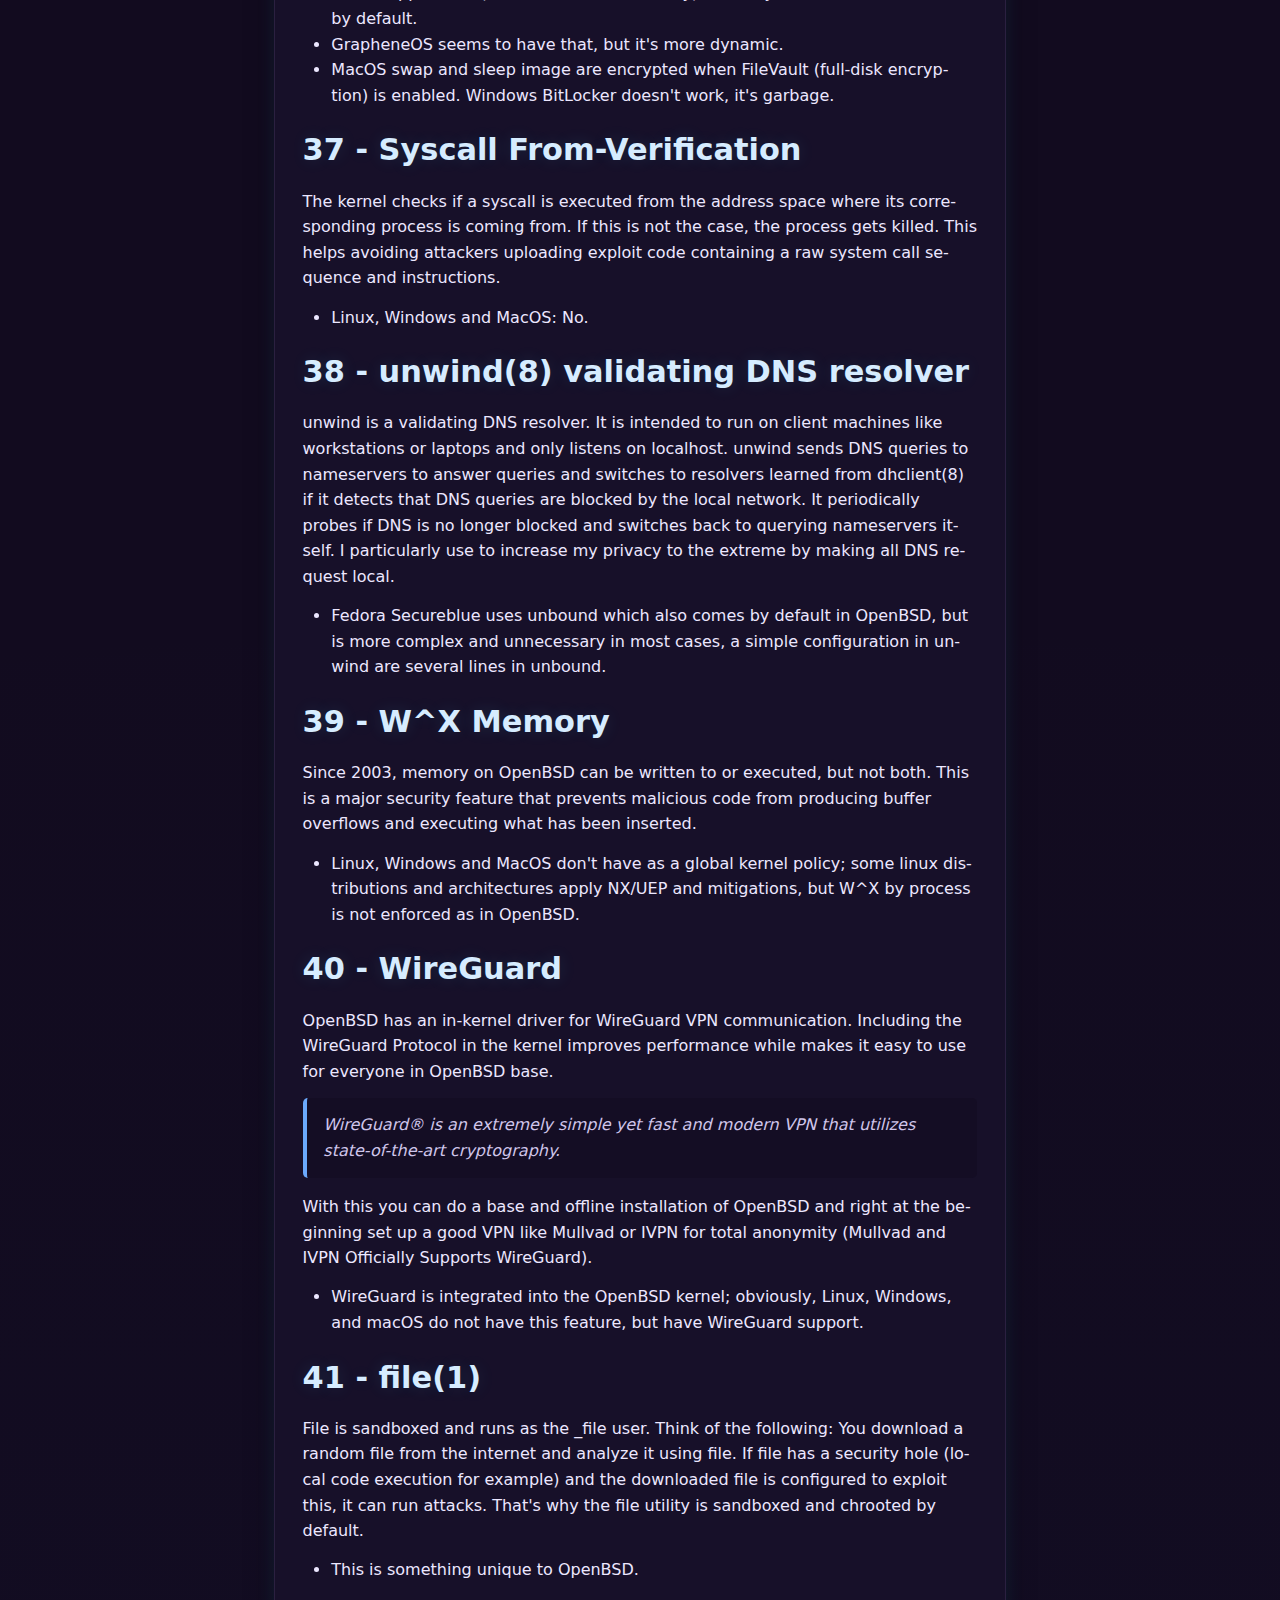
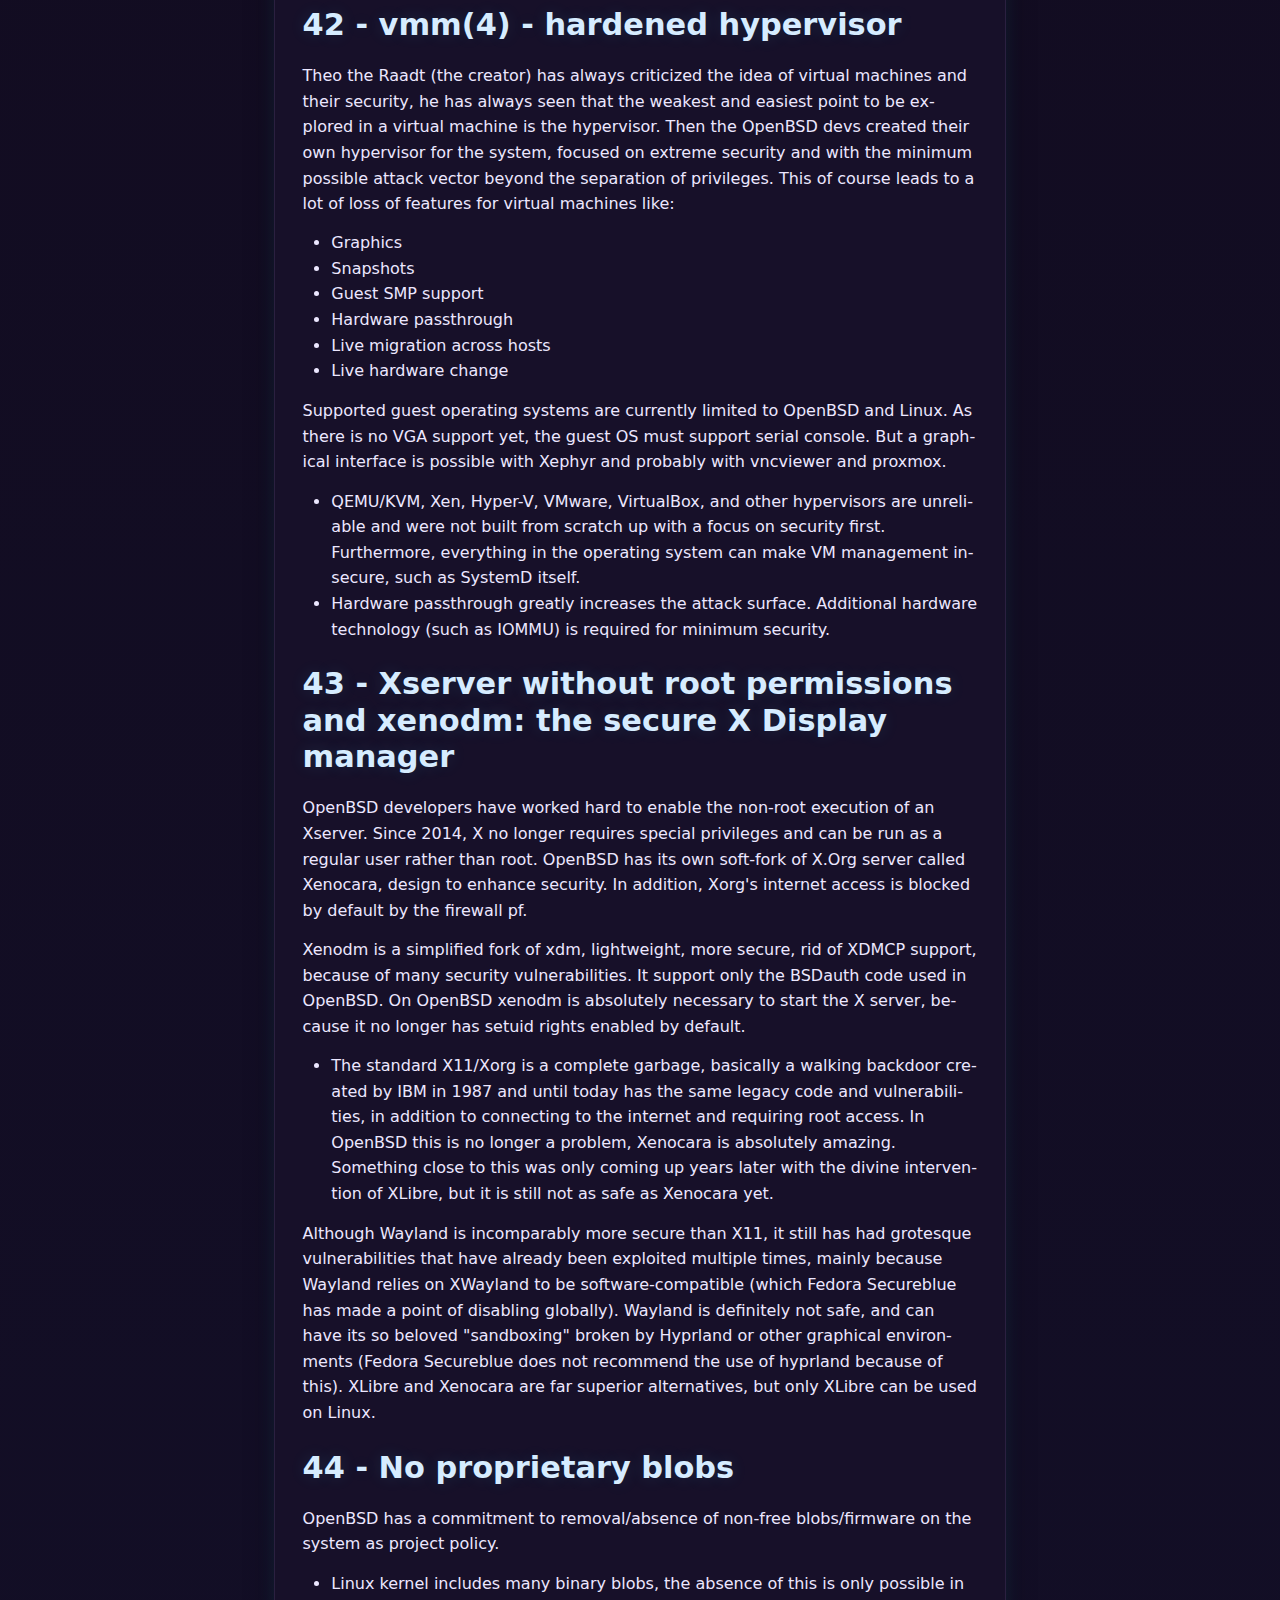
<file: articles/openbsd.html>
<!DOCTYPE html>
<html lang="en">
<head>
  <meta charset="utf-8">
  <meta name="viewport" content="width=device-width, initial-scale=1">
  <title>T.C.H. — Why OpenBSD solos?</title>
  <link rel="icon" href="./../favicon.ico" type="image/x-icon">
  <link rel="stylesheet" href="./../styles.css">
  <link rel="alternate" type="application/rss+xml" title="Articles RSS" href=
  "./../feeds/articles.xml">
</head>
<body>
  <header id="site-header">
    <h1>The Cypherpunk Handbook</h1>

    <h2>Article</h2>
  </header>

  <nav id="site-nav">
    <ul>
      <li>
        <a href="./../index.html">Home</a>
      </li>

      <li>
        <a href="./../manifesto.html">Manifesto</a>
      </li>

      <li>
        <a href="./../contact.html">Contact</a>
      </li>

      <li>
        <a href="./../contribute.html">Contribute</a>
      </li>
    </ul>
  </nav>

  <main id="site-main">
    <article class="article-content">
      <header id="article-header">
        <p class="kicker">Operating systems</p>

        <h1>Why OpenBSD solos?</h1>

        <p class="meta">Written by FlyWithMe - A SimpleX chat user. (Inspired
        by: why-openbsd.rocks) - <time datetime="2026-02-17">Updated February
        17, 2026</time></p>

        <p class="lede">This is a short summary of why OpenBSD is one of the
        most secure operating systems in the world, and why Windows, MacOS,
        IOS, Android and even Linux no matter how secure it is, will never
        compare to it. Yes, this includes even others BSDs, QubesOS i.e.
        FraudOS (see my other article about this FRAUD), Fedora Secureblue and
        Hardened Gentoo.</p>
      </header>

      <section>
        <p>As Fedora Secureblue (The most secure Linux distro by default) devs
        themselves say:</p>

        <blockquote>
          <p>Secureblue is for those whose first priority is using Linux, and
          second priority is security. secureblue does not claim to be the most
          secure option available on the desktop. We are limited in that regard
          by the current state of desktop Linux standardization, tooling, and
          upstream security development. What we aim for instead is to be the
          most secure option for those who already intend to use Linux. As
          such, if security is your first priority, secureblue may not be the
          best option for you.</p>
        </blockquote>

        <ul>
          <li>Linux is limited and will never be really secure. It wasn't built
          for that.</li>
        </ul>

        <h2>0 - Philosophy</h2>

        <blockquote>
          <p>OpenBSD believes in strong security. Our aspiration is to be
          NUMBER ONE in the industry for security (if we are not already
          there). Our open software development model permits us to take a more
          uncompromising view towards increased security than most vendors are
          able to. We can make changes the vendors would not make.</p>
        </blockquote>

        <ul>
          <li>This differs from all other operating systems, which were not
          created with the aim of being the most secure. The same goes for the
          Linux kernel, since the beginning it was not built with the objective
          of extreme security. So many things neglected in the past will
          eternally impact kernel security. There are 1 or 2 linux distros with
          this purpose but they have not rewritten the operating system from
          scratch and only build user space and maybe do some small kernel
          hardening, so they will never be as secure as OpenBSD (Or probably
          any BSD).</li>
        </ul>
      </section>

      <section>
        <h2>1 - Library order randomization</h2>

        <p>In rc(8), re-link libc.so, libcrypto, and ld.so on startup, placing
        the objects in a random order at boot time to prevent "Return oriented
        programming" and other attacks. With randomized symbols, this is not an
        attack vector anymore.</p>

        <ul>
          <li>Linux randomizes bases, but does not relink/reorder internal libc
          symbols with each boot, so internal offsets and gadgets within the
          same build remain predictable between machines/boots. Without boot
          relink, an opponent with a small infoleak can locate gadgets.</li>
        </ul>
      </section>

      <section>
        <h2>2 - arc4random(3)</h2>

        <p>OpenBSD has its own cryptographic random number generator. Wherever
        random input is needed, arc4random is used. arc4random is an
        abstraction layer for currently considered as safe ciphers and produces
        ChaCha20 ciphers at the moment. Arc4random is "A Replacement Call For
        Random", to generate very quickly high quality 32-bit pseudo-random
        numbers.</p>
      </section>

      <section>
        <h2>3 - The first at security implementations</h2>

        <ul>
          <li>The first operating system to integrate post-quantum encryption
          by default (since April 2022, OpenSSH).</li>

          <li>The first widely used operating system to provide ASLR by
          default.</li>

          <li>The first free operating system to provide an IPSec stack.</li>

          <li>The first widely used operating system to enable PIE it globally
          by default.</li>

          <li>The first operating system to enable Stack protector systemwide
          by default.</li>

          <li>First complete integration and adoption of IPv6, starting Jan 6,
          1999. Almost fully operational Jun 6, 1999 during the first OpenBSD
          hackathon.</li>
        </ul>

        <p>Using OpenBSD you will always have the best security implementations
        and first than in all other operating systems.</p>
      </section>

      <section>
        <h2>4 - Camera and audio recording</h2>

        <p>For privacy reasons, the OpenBSD team disabled camera and audio
        recording for all devices by default in the kernel. This can be toggled
        on/off with a simple sysctl change, without rebooting.</p>
      </section>

      <section>
        <h2>5 - Chrooted webserver by default</h2>

        <p>By default, HTTP daemons are chrooted in /var/www. As an OpenBSD
        system administrator, you don't need to configure anything to have a
        secured webserver installation running. This is also true for HTTP
        daemons from packages (apache2, nginx).</p>
      </section>

      <section>
        <h2>6 - cron(8)</h2>

        <p>OpenBSD's cron(8) daemon can randomize values (~), and prevent
        multiple jobs from running concurrently (-s). Preventing competition
        avoids running conditions, simultaneous access to shared resources, and
        overload caused by multiple instances reducing risk of data corruption
        and load spikes. Randomization reduces synchronized peaks (thundering
        herd) and makes it difficult to predict predict the execution windows
        by attackers.</p>

        <ul>
          <li>Possible to configure in Linux through SystemD (<strong>Fuck
          SystemD!</strong>), but it does not come by default anyway.</li>
        </ul>
      </section>

      <section>
        <h2>7 - Defined integer overflows.</h2>

        <p>On OpenBSD, Clang, the default compiler on most architectures, have
        -fwrapv flag enabled by default. GCC also does not include
        -fstrict-overflow into -O2 optimization option. This tells the compiler
        to treat signed integer overflows as defined, preventing optimizations
        which remove security critical overflow checks. This is another example
        of sane defaults.</p>
      </section>

      <section>
        <h2>8 - doas(1)</h2>

        <p>OpenBSD doesn't use sudo so created "doas". Doas replaced sudo
        because of the latter's security flaws and large, complex codebase.
        doas is easy to configure and use and suits most use cases. Its source
        code is small and elegant too.</p>

        <p>This is an example of a full and ULTRA MEGA HYPER OVERPOWER ABSOLUTE
        HARDENED doas.conf configuration:</p>

        <pre>
permit &lt;user&gt; as root
permit root</pre>
        <p>Compare this with the most simple sudo configuration and you will
        see.</p>

        <ul>
          <li>Using doas on linux is possible, although with many problems in
          many distros. Fedora Secureblue removed suid-root, sudo, su and
          pkexec to use run0, reinforcing sudo insecurity.</li>
        </ul>
      </section>

      <section>
        <h2>9 - freezero(3)</h2>

        <p>The libc function freezero(3) allows programs to free memory that
        holds sensitive data, and to overwrite it with zeros.</p>

        <ul>
          <li>On Linux you have equivalent APIs, but not by default.</li>
        </ul>
      </section>

      <section>
        <h2>10 - httpd(8)</h2>

        <p>OpenBSD have a hardened version of Apache httpd in the base
        system.</p>
      </section>

      <section>
        <h2>11 - KARL</h2>

        <p>At every install, upgrade, and boot a new kernel is generated with
        randomized addresses. A unique and unpredictable kernel is a huge
        security improvement. This technique is called Kernel Address
        Randomized Link (KARL). With &lsquo;Library order randomization' this
        is absolute epic.</p>

        <ul>
          <li>Cry more Linux. MacOS, Windows and Linux has KASLR (kernel base
          address randomization), but not KARL which is better.</li>
        </ul>
      </section>

      <section>
        <h2>12 - Kernel &amp; Userland</h2>

        <p>The kernel and userland in OpenBSD (and all BSDs) are developed
        together. The same people who introduce new features to the kernel
        control the userland. This way, new features can be implemented very
        fast into all of parts of the OS. See pledge, unveil and arc4random,
        for example.</p>

        <ul>
          <li>Linux Kernel and GNU Core Utilities (or musl/BusyBox if you don't
          like using GNU) are developed independently, it would not be possible
          to introduce pledge (or something like SELinux/AppArmor) to all the
          tools that easily for example. Making it absolutely impossible to
          have a harmony of security protocols in software and integrated code
          for increased system security between the linux kernel and linux
          userland, making it all a real mess in the linux world. MacOS and
          Windows have concise development, but focus on features rather than
          security, especially Windows, where legacy code chaos reigns.</li>

          <li>Windows, MacOS and BSDs do not have this problem. <strong>Fuck
          you Linux!</strong></li>
        </ul>
      </section>

      <section>
        <h2>13 - LibreSSL</h2>

        <p>The unmaintainable and bloated OpenSSL Codebase was forked after
        Heartbleed was revealed. The code was thoroughly cleaned up, improved
        and documented. Besides new modern ciphers FRP256v1, RFC 5639 EC
        Brainpool, ChaCha20, Poly1305, LibreSSL is API compatible with OpenSSL
        but without the mess. It is actively developed by OpenBSD devs.</p>

        <ul>
          <li>Nowdays, MacOS OpenSSL uses LibreSSL code.</li>
        </ul>
      </section>

      <section>
        <h2>14 - License</h2>

        <p>You are free to use the operating system as you want and do business
        with it according to ISC or Berkeley style licenses. By contract the
        GPL is not acceptable when adding new code. BSD license is a freer
        license than the GPL, which restricts the use of code.</p>

        <p>This prevents infiltration and/or internal corruption of programmers
        to boycott and/or add backdoors. Like what has happened to the Linux
        kernel for many years, where Bill Gates has tried several times to
        boycott the project and then infiltrated dozens of programmers in its
        development to add backdoors and cause internal fights between
        developers. Or even IBM, which has literally been part of the Linux
        world for many years and aims to transform Linux into software for big
        tech enterprises, destroying the Unix philosophy.</p>

        <p>A license as free as BSD allows companies to freely use, close,
        distribute, and resell OpenBSD code. This license protects not only
        OpenBSD, but any BSD software, from the envy of others that only leads
        to chaos and destruction.</p>

        <ul>
          <li>The Linux and GNU license is the GPL license, which in a perfect
          world where there was harmony between open-source programmers and
          mega-capitalist companies would be ideal, but we don't live in a
          perfect world. MacOS and Windows use proprietary code while OpenBSD
          is 100% open source.</li>
        </ul>
      </section>

      <section>
        <h2>15 - Malloc leak detection</h2>

        <p>It's a tool to detect unsafe behaviors in the OpenBSD code for Team
        developers. It needs to have debug symbols. This tracks memory
        allocations to free them properly after use, facilitating safe and
        native programming in the system.</p>

        <ul>
          <li>Linux, MacOS and Windows have tools in their ecosystems for this,
          but none are integrated into the operating system by default.</li>
        </ul>
      </section>

      <section>
        <h2>16 - Documentation - manpages</h2>

        <p>There is probably no Operating System that is documented more and
        better than OpenBSD. Every single binary, library, driver or script
        delivered in the base system has its own manpage. The OpenBSD project
        considers lack of documentation on any function of the system to be a
        bug.</p>

        <ul>
          <li>In Linux, this is ridiculous and leads the user to a huge lack of
          knowledge about the system itself, resulting in configuration errors.
          Obviously, this is terrible for security and absolutely everything
          else. That's why Linux users need divine interventions like the
          glorious Arch Wiki (praise be to the Arch developers).</li>
        </ul>

        <p><strong>FUCK YOU LINUX!</strong>
        </p>
      </section>

      <section>
        <h2>17 - Meltdown and Spectre</h2>

        <p>To mitigate the Meltdown and Spectre, OpenBSD disable
        hyper-threading technology by default, citing security concerns &ndash;
        seemingly, Spectre-style concerns, with "a new hw.smt sysctl".</p>

        <ul>
          <li>Besides OpenBSD, Fedora Secureblue is the only OS that does this,
          inspired by OpenBSD of course.</li>
        </ul>
      </section>

      <section>
        <h2>18 - Memory allocation randomization</h2>

        <p>All those OSes (Windows, Linux, MacOS, Android etc.) provide malloc
        implementations, but OpenBSD's malloc is widely regarded as one of the
        most security‑focused and well‑audited defaults.</p>

        <ul>
          <li>
            <p>GrapheneOS's hardened_malloc is heavily inspired by OpenBSD's
            design and offers stronger hardening than typical Linux defaults.
            Fedora Secureblue use hardened_malloc globally. But as the
            GrapheneOS devs themselves said:</p>

            <blockquote>
              <p>The main differences in the design are that it's solely
              focused on hardening rather than finding bugs</p>
            </blockquote>
          </li>
        </ul>

        <p>That is, OpenBSD gains a certain advantage by being less likely to
        have unfound bugs, which can lead to security vulnerabilities.</p>
      </section>

      <section>
        <h2>19 - OpenSMTPD</h2>

        <p>Written by OpenBSD Developers from scratch. A simple mail daemon was
        needed for the base system of the operating system and there were no
        suitable alternatives. The goals are simplicity, security and
        reliability with an acceptable license (ISC).</p>

        <ul>
          <li>OpenSMTPD has a portable version available in several Linux
          distributions, but it is not included by default in any of them.</li>
        </ul>
      </section>

      <section>
        <h2>20 - OpenSSH</h2>

        <p>The most popular OpenBSD software is probably OpenSSH. It's the SSH
        standard used worldwide, being native and standard in all BSDs, macOS,
        and even Windows/Windows Server. From routers, switches, and devices to
        cloud services and hosting, they all use OpenSSH, which has
        post-quantum cryptography by default since Abril 2022.</p>
      </section>

      <section>
        <h2>21 - Firewall</h2>

        <p>pf is OpenBSD's very own firewall. It is simple and feature-rich and
        its configuration files are easy to read. It supports the use of
        variables, lists and tables. In fact, many commercial firewall
        appliances are based on it.</p>

        <ul>
          <li>
            <p>Linux's iptables and nftables are extremely complex and overly
            complex compared to PF, easily leading even an advanced user to
            make mistakes and create significant security vulnerabilities for
            attack. That's why there are many frontends to manage them, like
            firewalld and ufw. In reality, iptables and nftables are absolute
            garbage, with horrible and dirty syntax. There are full
            professional certification courses available to learn about
            iptables and nftables, it's that complex and ridiculous.</p>
          </li>

          <li>
            <p>The Windows firewall is rubbish, the user has no real control,
            everything is managed through a lame GUI that is more of a
            hindrance than a help. But it does its job by blocking malware or
            blocking everything for no reason.</p>
          </li>

          <li>
            <p>The MacOS firewall is very good. Safe, simple and the user has
            control. After all, the firewall is OpenBSD's pf LOL.</p>
          </li>

          <li>
            <p>The NetBSD firewall (npf) is very good, as it is the origin of
            OpenBSD, the syntax of pf is very similar to that of npf but it is
            a little more complex.</p>
          </li>

          <li>
            <p>FreeBSD has 3 firewalls, that's a mess, but one of them is pf.
            However, the FreeBSD pf distanced itself from the OpenBSD pf,
            almost like a fork.</p>
          </li>
        </ul>
      </section>

      <section>
        <h2>22 - PID randomization</h2>

        <p>OpenBSD spawns each new process with a random, unused PID. This
        protects the user from attacks that predict new PID.</p>

        <ul>
          <li>Linux kernel allocates PIDs in a semi-sequential (incremental)
          way, recycling when it reaches pid_max; does not randomize by
          historical design. The same goes for Windows and MacOS.</li>
        </ul>
      </section>

      <section>
        <h2>23 - ping randomness</h2>

        <p>Both ping(8) and ping6(8) obfuscate the transmitted monotonic clock
        values by offsetting them with a random value. ChaCha streams are used
        to vary every payload. This helps the user to hide the system time from
        the attacker and prevents OS detection.</p>

        <ul>
          <li>Neither Windows, Linux or MacOS have this.</li>
        </ul>
      </section>

      <section>
        <h2>24 - pledge</h2>

        <p>pledge allows you to limit a program's access to system calls very
        easily. This is a huge improvement in security. Even if a binary is
        compromised, its chances to misbehave are greatly reduced. Within only
        two releases, the OpenBSD Developers managed to introduce pledge to
        most of the binaries in the base system. Currently all base system
        binaries must be pledged.</p>

        <ul>
          <li>Linux has seccomp can emulate pledge's syscall‑restriction part,
          but seccomp is low‑level, hard to write correctly by hand, brittle
          across libc/kernel/libc behavior changes and needs tools (like
          libseccomp) to avoid mistakes; writing policies for this is
          error‑prone.</li>

          <li>Seccomp was never actually usable, and It's very insecure:
          <a href=
          "https://blog.habets.se/2022/03/seccomp-unsafe-at-any-speed.html">https://blog.habets.se/2022/03/seccomp-unsafe-at-any-speed.html</a>
          </li>

          <li>Windows has no direct pledge analogue. MacOS has sandbox_init /
          Seatbelt, more integrated for GUI apps but more complex for arbitrary
          CLI programs.</li>
        </ul>
      </section>

      <section>
        <h2>25 - unveil</h2>

        <p>The unveil system call limits the filesystem open call to a given
        set of paths. It extends the idea of pledge: simply limiting programs
        to open is insufficient, because open is valid for the the whole
        filesystem.</p>

        <p>For example, why should a program like passwd(1) have access to your
        file system beyond /etc/passwd and /etc/shadow? If there is a security
        bug in passwd then effects would be quite limited.</p>

        <p>The browsers: Firefox, Firefox ESR, Tor, Chromium and Iridium are
        limited with unveil (and pledge) and can only have access to Downloads
        folder (and their respective folders on the system), not being able to
        even read any other system folder/archives, making the browser an
        impossible vault for any malware to leave.</p>

        <ul>
          <li>Linux Landlock, AppArmor, SELinux, Smack: filesystem and broader
          MAC policies can restrict file access like unveil, but configured
          externally and with a lot of additional complexity, being disabled or
          misconfigured in all Linux distros besides Secureblue and Android
          (debatable, perhaps none of them). Linux has no single, simple
          process‑centric API combining easy syscall profiles + builtin
          per‑process filesystem veil like pledge+unveil. Such complexity,
          something common in the Linux world, only leads to more
          insecurity.</li>

          <li>Windows has no direct unveil analogue, nor MacOS.</li>
        </ul>
      </section>

      <section>
        <h2>26 - Privilege and users Separation</h2>

        <p>OpenBSD runs all of the standard base system daemons with privilege
        and user separation. These include for example bgpd(8), dhclient(8),
        dhcpd(8), dvmrpd(8), eigrpd(8), file(1), httpd(8), iked(8), ldapd(8),
        ldpd(8), mountd(8), npppd(8), ntpd(8), ospfd(8), ospf6d(8), pflogd(8),
        radiusd(8), relayd(8), ripd(8), script(1), smtpd(8), syslogd(8),
        tcpdump(8), tmux(1), xconsole(1), xdm(1), Xserver(1), ypldap(8),
        pkg_add(1), etc.</p>

        <ul>
          <li>All major OSes support privilege separation and many core
          services run with reduced privileges, but OpenBSD applies it much
          more uniformly and as a central design principle for its base system.
          Linux/macOS/Windows have many tools, but they are all extremely
          complex and require extra configuration, per‑service work, or policy
          management.</li>

          <li>A lot of complexity that only leads to more problems, Windows in
          theory has a much stronger separation of privileges than Linux and
          MacOS, but it has never proven to be functional and reliable, on the
          contrary.</li>

          <li>No Linux other than Secureblue and GrapheneOS have good
          configurations, Linux has many tools but no one uses them because of
          such complexity</li>
        </ul>
      </section>

      <section>
        <h2>27 - Privilege revocation</h2>

        <p>Related to the work on privilege separation, some programs were
        refactored to drop privileges while holding onto a tricky resource such
        as a raw socket, reserved port, or modification-locked bpf(4)
        descriptor, for example ping(8), traceroute(8), etc.</p>

        <ul>
          <li>Linux tried to implement this but it never worked, is complex and
          never by default in any distro other than Secureblue. MacOS doesn't
          seem to have it, and on Windows it's definitely useless.</li>
        </ul>
      </section>

      <section>
        <h2>28 - MAC addresses randomized</h2>

        <p>OpenBSD lets you have randomized MAC addresses via ifconfig</p>

        <pre>
ifconfig iwm0 lladdr random</pre>
        <p>Randomizing your MAC address improves anonymity while using your
        Laptop in public wifi or the like.</p>

        <ul>
          <li>Fedora Secureblue, QubesOS (per NetVM) and Tails have this,
          Whonix and others don't.</li>
        </ul>
      </section>

      <section>
        <h2>29 - rcctl(8)</h2>

        <p>rcctl is a simple utility to maintain rc.conf.local, the system
        daemon configuration database for OpenBSD. Compared to systemd garbage
        or SysVinit, rcctl is very lightweight, secure, stable and easy to
        understand and use. SystemD is actually almost a complete operating
        system, absolute Red Hat devil crap.</p>

        <ul>
          <li>Gentoo and other distributions (like Artix, Alpine and Void) have
          the advantage of not using SystemD (or SysVinit). But QubesOS, Fedora
          Secureblue, Tails, Whonix, Kicksecure, Arch, NixOS, and many others
          use it.</li>
        </ul>
      </section>

      <section>
        <h2>30 - recallocarray(3)</h2>

        <p>recallocarray is a libc function that ensures data is discarded
        before allocating new memory and checks for integer overflow from
        multiplication.</p>

        <ul>
          <li>Linux, Windows and MacOS: No.</li>
        </ul>
      </section>

      <section>
        <h2>31 - rpki-client(8)</h2>

        <p>The rpki-client utility queries the RPKI repository system with
        openrsync to fetch all X.509 certificates, manifests, and revocation
        lists under a given Trust Anchor. rpki-client subsequently validates
        each Route Origin Authorization (ROA) by constructing and verifying a
        certification path for the certificate associated with the ROA
        (including checking relevant CRLs). rpki-client produces lists of the
        Validated ROA Payloads (VRPs) in various formats.</p>

        <ul>
          <li>OpenBSD thing. But it is available for installation on Linux and
          macOS, although no linux distro uses it.</li>
        </ul>
      </section>

      <section>
        <h2>32 - Sane &amp; secure defaults</h2>

        <p>OpenBSD has sane and secure defaults set in daemons and
        configurations.</p>

        <blockquote>
          <p>The system is intended to be secure by default, and many of its
          security features are either missing or optional in other operating
          systems.</p>
        </blockquote>

        <p>This means you don't have to tweak your freshly installed operating
        system to get services running. There is no hardening process required
        when you setup sshd, for example. Just as for every other daemon or
        component in the base system.</p>

        <ul>
          <li>I think that's exactly the worst aspect of Linux. Every
          distribution needs a lot of extra security to be minimally secure
          enough for you to sleep peacefully. Except for Fedora Secureblue,
          which already comes with enhanced security by default, although at a
          much lower level than OpenBSD. Furthermore, hardening done by the
          average, unprepared user can (and probably will) lead to many
          problems and perhaps even more security breaches.</li>

          <li>A secure system by default is necessary, and in the Linux world,
          Secureblue is the only example of this. There's also GrapheneOS,
          which is a Linux distribution (although many deny that Android is
          Linux).</li>
        </ul>
      </section>

      <section>
        <h2>33 - signify(1)</h2>

        <p>signify is a small and elegant tool to cryptographically sign and
        verify files. It was created to sign OpenBSD releases, since OpenBSD
        5.5, and Binary Patches for syspatch. It uses only the Ed25519
        algorithm. Think of it as an simple, easy replacement for PGP
        signing.</p>

        <p>The same applies to packages: when a package is signed, pkg_add uses
        the appropriate key in /etc/signify to verify the signature and only
        unpacks/installs if the verification and checksums match. This makes it
        impossible to download a compromised version of OpenBSD or its
        binaries, even if the official repository is compromised by the
        NSA.</p>

        <ul>
          <li>Linux have GnuPG/OpenPGP. But signify have a defensive position
          against common attack modes with GnuPG/OpenPGP, such as less
          likelihood of confusion by multiple keys, subkeys, expired
          certificates, and legacy formats. Ed25519 has API and resistance to
          usage error better than the historical OpenPGP ecosystem (occurate
          algorithms/deficial). Fedora is the best distro in this regard; it
          handles OpenPGP well.</li>

          <li>GnuPG/OpenPGP is largue and complex, signify is simple and secure
          by default on OpenBSD.</li>

          <li>Signify is available for installation on Linux and macOS.</li>
        </ul>
      </section>

      <section>
        <h2>34 - Stack</h2>

        <p>Aggressive randomisation of the stack location since version 7.3
        (2023), this will put the stack at a random location in the upper 1/4th
        of the userland virtual address space providing up to 26 additional
        bits of randomness in the address. This aggressive randomisation of the
        stack location is for all 64-bit architectures except alpha. This
        should make it harder for an attacker to find the stack.</p>

        <ul>
          <li>It is possible, through patches like PaX/grsecurity, to reinforce
          the security of the Linux kernel in this regard, but this requires
          manual intervention and is not like in OpenBSD, not even by default
          (does Fedora Secureblue have something like that? I know they use a
          hardened Linux kernel).</li>
        </ul>
      </section>

      <section>
        <h2>35 - stack-register checking</h2>

        <p>A memory object should have the fewest permissions possible:
        typically read, write and execute. OpenBSD introduced a new permission
        flag known as stack. If you want to use memory as a stack, you must
        mmap it with that flag bit. When a system call happens, we check to see
        if the stack-pointer register points to such a page. If not, the
        program is killed. The ABI is tighter as a result. You may no longer
        point your stack register at non-stack memory, or your program will
        die.</p>

        <ul>
          <li>MacOS, Windows and Linux: No.</li>
        </ul>
      </section>

      <section>
        <h2>36 - Swap encryption by default</h2>

        <p>To protect sensitive information such as passwords from leaking to
        disk, where they can persist for many years.</p>

        <ul>
          <li>Linux support this (It must be done manually), but only Fedora
          Secureblue has by default.</li>

          <li>GrapheneOS seems to have that, but it's more dynamic.</li>

          <li>MacOS swap and sleep image are encrypted when FileVault
          (full-disk encryption) is enabled. Windows BitLocker doesn't work,
          it's garbage.</li>
        </ul>
      </section>

      <section>
        <h2>37 - Syscall From-Verification</h2>

        <p>The kernel checks if a syscall is executed from the address space
        where its corresponding process is coming from. If this is not the
        case, the process gets killed. This helps avoiding attackers uploading
        exploit code containing a raw system call sequence and
        instructions.</p>

        <ul>
          <li>Linux, Windows and MacOS: No.</li>
        </ul>
      </section>

      <section>
        <h2>38 - unwind(8) validating DNS resolver</h2>

        <p>unwind is a validating DNS resolver. It is intended to run on client
        machines like workstations or laptops and only listens on localhost.
        unwind sends DNS queries to nameservers to answer queries and switches
        to resolvers learned from dhclient(8) if it detects that DNS queries
        are blocked by the local network. It periodically probes if DNS is no
        longer blocked and switches back to querying nameservers itself. I
        particularly use to increase my privacy to the extreme by making all
        DNS request local.</p>

        <ul>
          <li>Fedora Secureblue uses unbound which also comes by default in
          OpenBSD, but is more complex and unnecessary in most cases, a simple
          configuration in unwind are several lines in unbound.</li>
        </ul>
      </section>

      <section>
        <h2>39 - W^X Memory</h2>

        <p>Since 2003, memory on OpenBSD can be written to or executed, but not
        both. This is a major security feature that prevents malicious code
        from producing buffer overflows and executing what has been
        inserted.</p>

        <ul>
          <li>Linux, Windows and MacOS don't have as a global kernel policy;
          some linux distributions and architectures apply NX/UEP and
          mitigations, but W^X by process is not enforced as in OpenBSD.</li>
        </ul>
      </section>

      <section>
        <h2>40 - WireGuard</h2>

        <p>OpenBSD has an in-kernel driver for WireGuard VPN communication.
        Including the WireGuard Protocol in the kernel improves performance
        while makes it easy to use for everyone in OpenBSD base.</p>

        <blockquote>
          <p>WireGuard&reg; is an extremely simple yet fast and modern VPN that
          utilizes state-of-the-art cryptography.</p>
        </blockquote>

        <p>With this you can do a base and offline installation of OpenBSD and
        right at the beginning set up a good VPN like Mullvad or IVPN for total
        anonymity (Mullvad and IVPN Officially Supports WireGuard).</p>

        <ul>
          <li>WireGuard is integrated into the OpenBSD kernel; obviously,
          Linux, Windows, and macOS do not have this feature, but have
          WireGuard support.</li>
        </ul>
      </section>

      <section>
        <h2>41 - file(1)</h2>

        <p>File is sandboxed and runs as the _file user. Think of the
        following: You download a random file from the internet and analyze it
        using file. If file has a security hole (local code execution for
        example) and the downloaded file is configured to exploit this, it can
        run attacks. That's why the file utility is sandboxed and chrooted by
        default.</p>

        <ul>
          <li>This is something unique to OpenBSD.</li>
        </ul>
      </section>

      <section>
        <h2>42 - vmm(4) - hardened hypervisor</h2>

        <p>Theo the Raadt (the creator) has always criticized the idea of
        virtual machines and their security, he has always seen that the
        weakest and easiest point to be explored in a virtual machine is the
        hypervisor. Then the OpenBSD devs created their own hypervisor for the
        system, focused on extreme security and with the minimum possible
        attack vector beyond the separation of privileges. This of course leads
        to a lot of loss of features for virtual machines like:</p>

        <ul>
          <li>Graphics</li>

          <li>Snapshots</li>

          <li>Guest SMP support</li>

          <li>Hardware passthrough</li>

          <li>Live migration across hosts</li>

          <li>Live hardware change</li>
        </ul>

        <p>Supported guest operating systems are currently limited to OpenBSD
        and Linux. As there is no VGA support yet, the guest OS must support
        serial console. But a graphical interface is possible with Xephyr and
        probably with vncviewer and proxmox.</p>

        <ul>
          <li>QEMU/KVM, Xen, Hyper-V, VMware, VirtualBox, and other hypervisors
          are unreliable and were not built from scratch up with a focus on
          security first. Furthermore, everything in the operating system can
          make VM management insecure, such as SystemD itself.</li>

          <li>Hardware passthrough greatly increases the attack surface.
          Additional hardware technology (such as IOMMU) is required for
          minimum security.</li>
        </ul>
      </section>

      <section>
        <h2>43 - Xserver without root permissions and xenodm: the secure X
        Display manager</h2>

        <p>OpenBSD developers have worked hard to enable the non-root execution
        of an Xserver. Since 2014, X no longer requires special privileges and
        can be run as a regular user rather than root. OpenBSD has its own
        soft-fork of X.Org server called Xenocara, design to enhance security.
        In addition, Xorg's internet access is blocked by default by the
        firewall pf.</p>

        <p>Xenodm is a simplified fork of xdm, lightweight, more secure, rid of
        XDMCP support, because of many security vulnerabilities. It support
        only the BSDauth code used in OpenBSD. On OpenBSD xenodm is absolutely
        necessary to start the X server, because it no longer has setuid rights
        enabled by default.</p>

        <ul>
          <li>The standard X11/Xorg is a complete garbage, basically a walking
          backdoor created by IBM in 1987 and until today has the same legacy
          code and vulnerabilities, in addition to connecting to the internet
          and requiring root access. In OpenBSD this is no longer a problem,
          Xenocara is absolutely amazing. Something close to this was only
          coming up years later with the divine intervention of XLibre, but it
          is still not as safe as Xenocara yet.</li>
        </ul>

        <p>Although Wayland is incomparably more secure than X11, it still has
        had grotesque vulnerabilities that have already been exploited multiple
        times, mainly because Wayland relies on XWayland to be
        software-compatible (which Fedora Secureblue has made a point of
        disabling globally). Wayland is definitely not safe, and can have its
        so beloved "sandboxing" broken by Hyprland or other graphical
        environments (Fedora Secureblue does not recommend the use of hyprland
        because of this). XLibre and Xenocara are far superior alternatives,
        but only XLibre can be used on Linux.</p>
      </section>

      <section>
        <h2>44 - No proprietary blobs</h2>

        <p>OpenBSD has a commitment to removal/absence of non-free
        blobs/firmware on the system as project policy.</p>

        <ul>
          <li>Linux kernel includes many binary blobs, the absence of this is
          only possible in linux libre distros, like Hyperbola, Trisquel and
          Parabola.</li>

          <li>Windows and MacOS are proprietary software.</li>

          <li>Other BSDs like NetBSD and FreeBSD also have the advantage of not
          having proprietary blobs by default, but installation is
          possible.</li>
        </ul>
      </section>

      <section>
        <h2>45 - RETGUARD</h2>

        <p>is a replacement for the stack-protector which uses a per-function
        random cookie (located in the read-only ELF .openbsd.randomdata
        section) to consistency-check the return address on the stack.
        Implemented for amd64 and arm64 by Todd Mortimer in OpenBSD 6.4, for
        mips64 in OpenBSD 6.7, and powerpc/powerpc64 in OpenBSD 6.9. amd64
        system call stubs also protected in OpenBSD 7.3.</p>

        <ul>
          <li>Linux and MacOS: No.</li>

          <li>Windows utilizes CFG, DEP/NX, Control Flow Application Technology
          (CET) support on newer CPUs (hardware shadow stacks), and SEH/unwind
          metadata. Hardware shadow stacks (Intel CET) offer more robust
          backward protection and are a closer analogue to RETGUARD's XOR
          cookies.</li>
        </ul>
      </section>

      <section>
        <h2>46 - Audit Process</h2>

        <p><a href=
        "https://www.openbsd.org/security.html">https://www.openbsd.org/security.html</a>
        </p>

        <blockquote>
          <p>The process we follow to increase security is simply a
          comprehensive file-by-file analysis of every critical software
          component. We are not so much looking for security holes, as we are
          looking for basic software bugs, and if years later someone discovers
          the problem used to be a security issue, and we fixed it because it
          was just a bug, well, all the better. Flaws have been found in just
          about every area of the system. Entire new classes of security
          problems have been found during our audit, and often source code
          which had been audited earlier needs re-auditing with these new flaws
          in mind. Code often gets audited multiple times, and by multiple
          people with different auditing skills.</p>

          <p>Some members of our security auditing team worked for Secure
          Networks, the company that made the industry's premier network
          security scanning software package Ballista (Secure Networks got
          purchased by Network Associates, Ballista got renamed to Cybercop
          Scanner, and well&hellip;) That company did a lot of security
          research, and thus fit in well with the OpenBSD stance. OpenBSD
          passed Ballista's tests with flying colours since day 1.</p>

          <p>Another facet of our security auditing process is its
          proactiveness. In most cases we have found that the determination of
          exploitability is not an issue. During our ongoing auditing process
          we find many bugs, and endeavor to fix them even though
          exploitability is not proven. We fix the bug, and we move on to find
          other bugs to fix. We have fixed many simple and obvious careless
          programming errors in code and only months later discovered that the
          problems were in fact exploitable. (Or, more likely someone on
          BUGTRAQ would report that other operating systems were vulnerable to
          a newly discovered problem, and then it would be discovered that
          OpenBSD had been fixed in a previous release). In other cases we have
          been saved from full exploitability of complex step-by-step attacks
          because we had fixed one of the intermediate steps. An example of
          where we managed such a success is the lpd advisory that Secure
          Networks put out.</p>
        </blockquote>
      </section>

      <section>
        <h2>47 - Project Goals</h2>

        <p>OpenBSD's goals are clear, precise and greatly increase user
        confidence.</p>

        <p><a href=
        "https://www.openbsd.org/goals.html">https://www.openbsd.org/goals.html</a>
        </p>

        <blockquote>
          <ol>
            <li>
              <p>Provide the best development platform possible. Provide full
              source access to developers and users, including the ability to
              look at CVS tree changes directly. Users can even look at our
              source tree and changes directly on the web!</p>
            </li>

            <li>
              <p>Integrate good code from any source with acceptable licenses.
              ISC or Berkeley style licences are preferred, the GPL is not
              acceptable when adding new code, NDAs are never acceptable. We
              want to make available source code that anyone can use for ANY
              PURPOSE, with no restrictions. We strive to make our software
              robust and secure, and encourage companies to use whichever
              pieces they want to. There are commercial spin-offs of
              OpenBSD.</p>
            </li>

            <li>
              <p>Pay attention to security problems and fix them before anyone
              else does. (Try to be the #1 most secure operating system.)</p>
            </li>

            <li>
              <p>Greater integration of cryptographic software. OpenBSD is
              developed and released from Canada and due to Canadian law it is
              legal to export crypto to the world (as researched by a Canadian
              individual and as documented in the Export Control list of
              Canada).</p>
            </li>

            <li>
              <p>Track and implement standards (ANSI, POSIX, parts of X/Open,
              etc.)</p>
            </li>

            <li>
              <p>Work towards a very machine independent source tree. Support
              as many different systems and hardware as feasible.</p>
            </li>

            <li>
              <p>Be as politics-free as possible; solutions should be decided
              on the basis of technical merit.</p>
            </li>

            <li>
              <p>Focus on being developer-oriented in all senses, including
              holding developer-only events called hackathons.</p>
            </li>

            <li>
              <p>Do not let serious problems sit unsolved.</p>
            </li>

            <li>
              <p>Make a release approximately every six months.</p>
            </li>
          </ol>
        </blockquote>

        <p>This makes OpenBSD predictable, reliable, stable, verifiable and
        therefore secure.</p>

        <ul>
          <li>Linux development is a mess (as previously stated in topic 12),
          nothing is predictable, big changes happen all the time and Linux is
          very malleable and shaped by the will of large corporations like IBM
          (mainly because of the GPL license).</li>

          <li>Windows has always been a mess, with each version things get more
          chaotic. But at least we know that Microsoft's focus is on the
          average desktop user, so don't expect anything more than that.
          Windows will always be a pleasant operating system for the average
          desktop user (at least those who don't care about performance
          LOL).</li>

          <li>MacOS is pretty predictable. Nothing changes and Apple products
          only become more and more expensive.</li>

          <li>NetBSD and FreeBSD also have clear goals, although almost
          completely different from OpenBSD.</li>
        </ul>
      </section>

      <section>
        <h2>48 - Politics-free</h2>

        <blockquote>
          <p>Be as politics-free as possible; solutions should be decided on
          the basis of technical merit.</p>
        </blockquote>

        <p>The development of OpenBSD is completely separate from politics or
        social causes. The OpenBSD developers and especially its creator (Theo
        de Raadt) do nothing to please the so protected "minority".</p>

        <p>One of the many (hundreds) examples of this was when an OpenBSD user
        proposed a change of term in the OS code, claiming that the term was
        sexist against women and was "pretty offensive": <a href=
        "https://marc.info/?l=openbsd-advocacy&amp;m=175975971608913&amp;w=2">https://marc.info/?l=openbsd-advocacy&amp;m=175975971608913&amp;w=2</a></p>

        <p>But OpenBSD creator Theo de Raadt responded: <a href=
        "https://marc.info/?l=openbsd-advocacy&amp;m=175977519419628&amp;w=2">https://marc.info/?l=openbsd-advocacy&amp;m=175977519419628&amp;w=2</a></p>

        <p>OpenBSD has proven to be very reliable in this regard. Unlike other
        operating systems, OpenBSD has proven resistant to political and social
        corruption.</p>

        <ul>
          <li>
            <p>Linux in turn always tries to be "inclusive" and please
            "minorities" who only care about themselves instead of worrying
            about the real efficiency and security of the software. Linux is
            full of vanity, with many vain programmers who first want to please
            those offended and then worry about what really matters.</p>

            <p>An example of this was when Linus Torvalds has Merged
            Inclusive-Terminology Rules Into The Linux Kernel Git Tree, to put
            an end to the "offensive" terms; "master", "sleeve", "blacklist"
            and "whitelist" used in programming for decades: <a href=
            "https://linuxreviews.org/Linus_Torvalds_Has_Merged_Inclusive-Terminology_Rules_Into_The_Linux_Kernel_Git_Tree">
            https://linuxreviews.org/Linus_Torvalds_Has_Merged_Inclusive-Terminology_Rules_Into_The_Linux_Kernel_Git_Tree</a></p>
          </li>

          <li>
            <p>None of this changes represents a real improvement in code
            efficiency. Linus, why don't you bother fixing your rubbish kernel
            full of decades-old bugs and vulnerabilities instead of wasting
            time on something so useless? And that was just one of the
            examples, Linux is full of this kind of thing. It seems that Linux
            naturally attracts futile programmers.</p>
          </li>

          <li>
            <p>In the Linux world (beyond the kernel), for example, we have
            insane cases like SystemD "detect-fash":</p>

            <ul>
              <li>
                <a href=
                "https://github.com/systemd/systemd/pull/39285/files#diff-b7bd9ee11c7f9765af38ea0fef669628945f07a131571d95a1b3b67c19d17ade">
                https://github.com/systemd/systemd/pull/39285/files#diff-b7bd9ee11c7f9765af38ea0fef669628945f07a131571d95a1b3b67c19d17ade</a>
              </li>

              <li>
                <a href=
                "https://forums.theregister.com/forum/all/2025/10/14/framework_linux_controversy/">
                https://forums.theregister.com/forum/all/2025/10/14/framework_linux_controversy/</a>
              </li>
            </ul>
          </li>
        </ul>

        <p>The most bizarre thing is that many people supported this commit.
        Showing that in the Linux world, something like this can emerge at any
        time and destroy the security of specific users. Imagine if out of
        nowhere a group of FOSS communists (it's full of them there) decide
        that another group of people they consider "problematic" and
        "offensive" should be monitored? For a backdoor of this type to appear
        in the Linux world, it takes from one day to the next, you cannot sleep
        peacefully.</p>

        <p>Meanwhile in OpenBSD and as previously mentioned in topic 12, the
        OpenBSD kernel and userland have the same developers, mitigating the
        chances of something like this occurring to almost zero.</p>

        <ul>
          <li>
            <p>Windows and MacOS do everything they can to please people rather
            than focusing on actual software efficiency. Which is
            understandable given that they are proprietary and paid operating
            systems. This is acceptable on Windows and MacOS, but not on
            Linux.</p>
          </li>

          <li>
            <p>FreeBSD is becoming terrible in this regard. The community is
            filling up with people like this, which isn't a problem as long as
            they keep their desire for control out of the OS development.</p>
          </li>

          <li>
            <p>NetBSD and DragonFlyBSD don't seem to suffer from this type of
            problem, but I don't really know.</p>
          </li>
        </ul>
      </section>

      <section>
        <h2>49 - Less attack surface</h2>

        <p>Currently in 2026-02-16, the entire OpenBSD operating system (src +
        xenocara) has 35,590,098 lines of code. The OpenBSD kernel (src/sys)
        has a total of 7,906,769 lines of code.</p>

        <p>Does this look like a lot? Yes. Is that too much? For me, yes. But
        let's make a comparison:</p>

        <ul>
          <li>The Linux kernel alone has more than 40 million lines of code:
          <a href=
          "https://commandlinux.com/statistics/linux-kernel-contributors-lines-of-code-statistics/">
            https://commandlinux.com/statistics/linux-kernel-contributors-lines-of-code-statistics/</a>
          </li>

          <li>Debian 7.0 in 2012 had 419 million lines of code: <a href=
          "https://en.wikipedia.org/wiki/Source_lines_of_code#Example">https://en.wikipedia.org/wiki/Source_lines_of_code#Example</a>
          Currently it must have surpassed the billion LoC: <a href=
          "https://sources.debian.org/stats/#sloc_current">https://sources.debian.org/stats/#sloc_current</a>
          </li>
        </ul>

        <p>Windows should be beyond the billion and probably macOS too. FreeBSD
        and NetBSD have more lines of code than OpenBSD, but most likely less
        than the Linux kernel or a Linux distro.</p>

        <p>More lines of code = more attack surface, more bugs, more
        vulnerabilities. The philosophy and development of OpenBSD focuses on
        minimalism and security, the devs understand that a clean and
        minimalist code will lower the attack surface and do so.</p>

        <p>By using a Linux distro, whatever it may be, even if it's Gentoo or
        Linux from Scratch, you'll be dealing with tens and even hundreds of
        millions of lines of code, maybe billions of lines of code. This
        represents an incomparably larger attack surface than OpenBSD. Only the
        Linux kernel has a larger attack surface than the entire OpenBSD
        operating system. This is even worse when using Windows 10/11, only God
        knows how many billion lines of proprietary code are there.</p>

        <p>When using OpenBSD you will already have a smaller attack surface by
        default than any other monolithic or hybrid kernel operating system.
        This increases not only security for users, but the ease of
        implementing more security mitigations in OpenBSD on the part of
        programing. Maintenance becomes easier, the quality of the code
        increases and consequently the reliability also increases. There is no
        downside when it comes to security and reliability.</p>

        <p>Even the total of official OpenBSD websites (www) have a low number
        of lines of code, 312.465 in total (2026-02-26). Improving privacy and
        user experience overall and not just the operating system itself. While
        Microsoft, Apple and many Linux distros websites are heavy and full of
        JavaScript and telemetry.</p>
      </section>

      <p>El Psy Kongroo!</p>
    </article>
  </main>

  <footer id="site-footer">
    <p>&copy; 2025-2026 The Cypherpunk Handbook Authors. All Rights Reserved.</p>

    <p><strong><a href="./../license.html">LICENSE</a></strong>
    </p>
    <img src="./../images/anarchy.png" alt="freedom" class="icon">
    <h4 class="motto">LIVE FREE OR DIE</h4>
    <img src="./../images/anarchy.png" alt="freedom" class="icon">
  </footer>
</body>
</html>
</file>
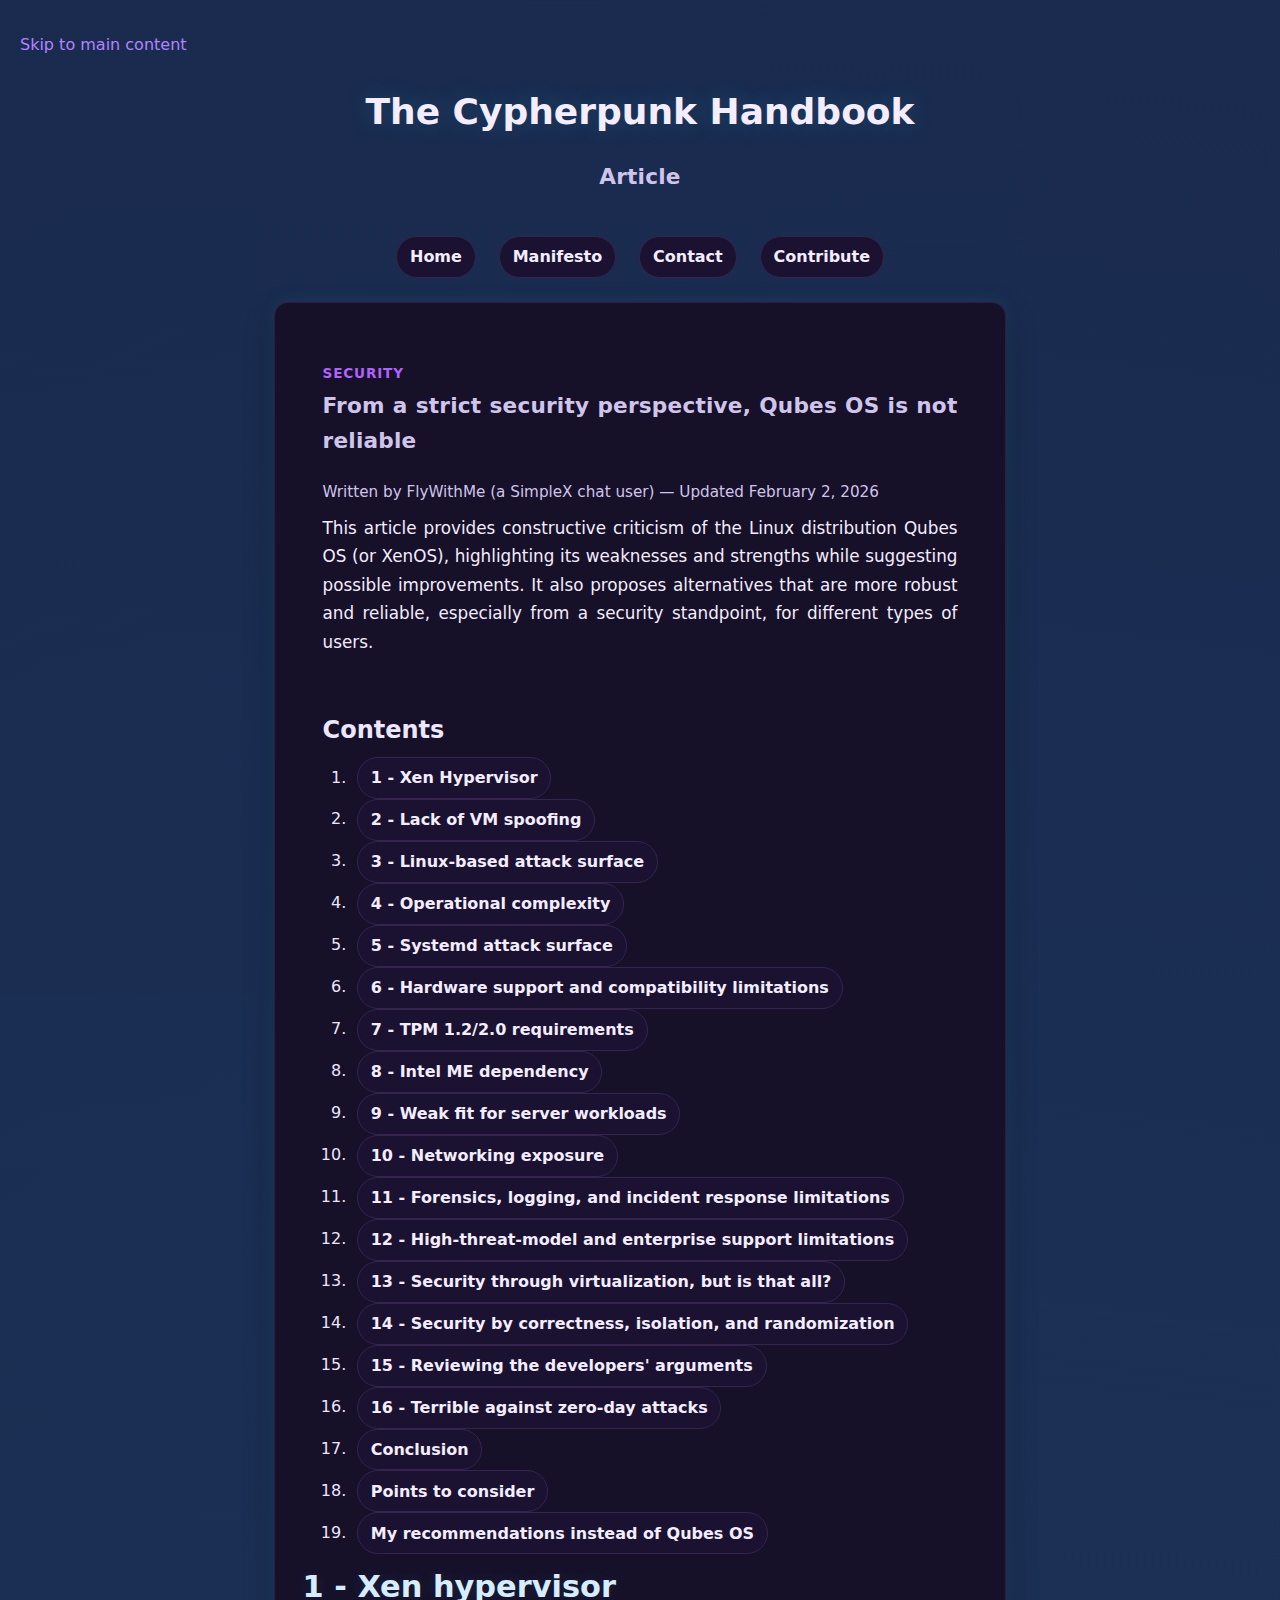
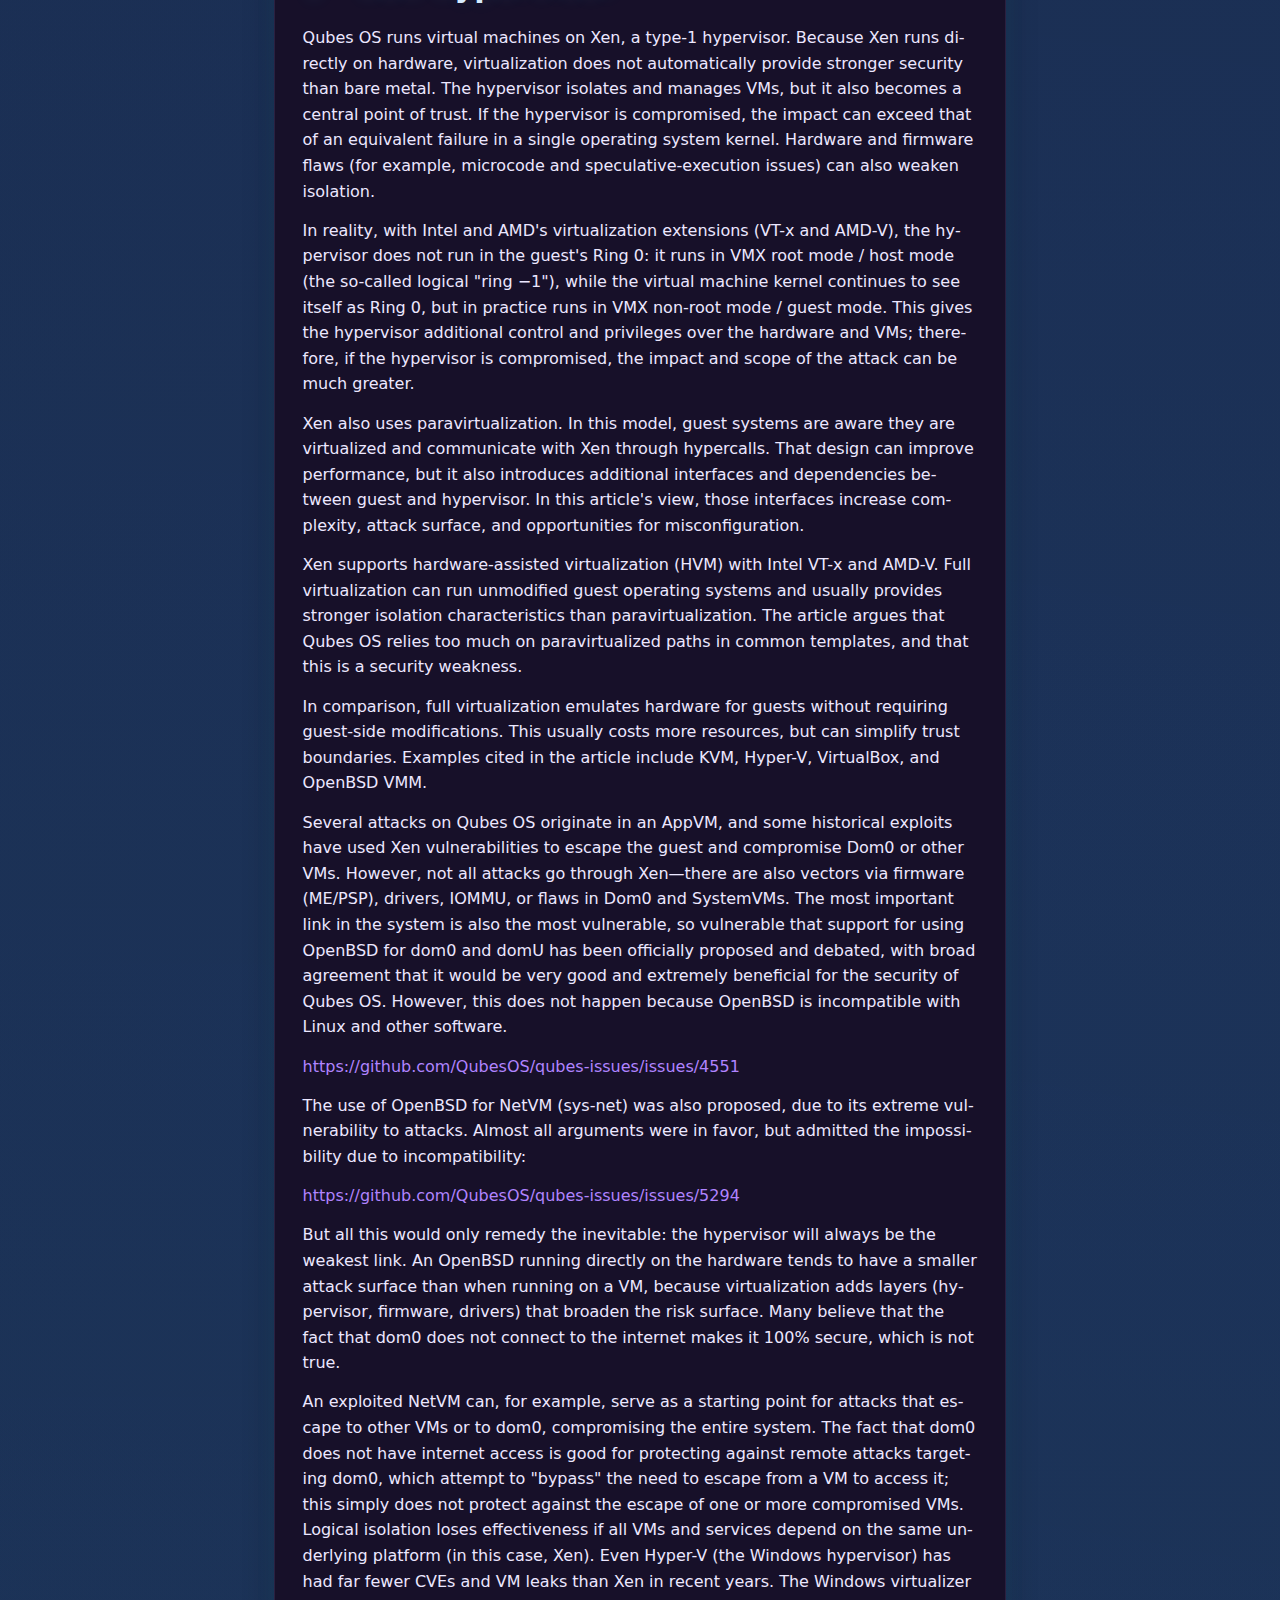
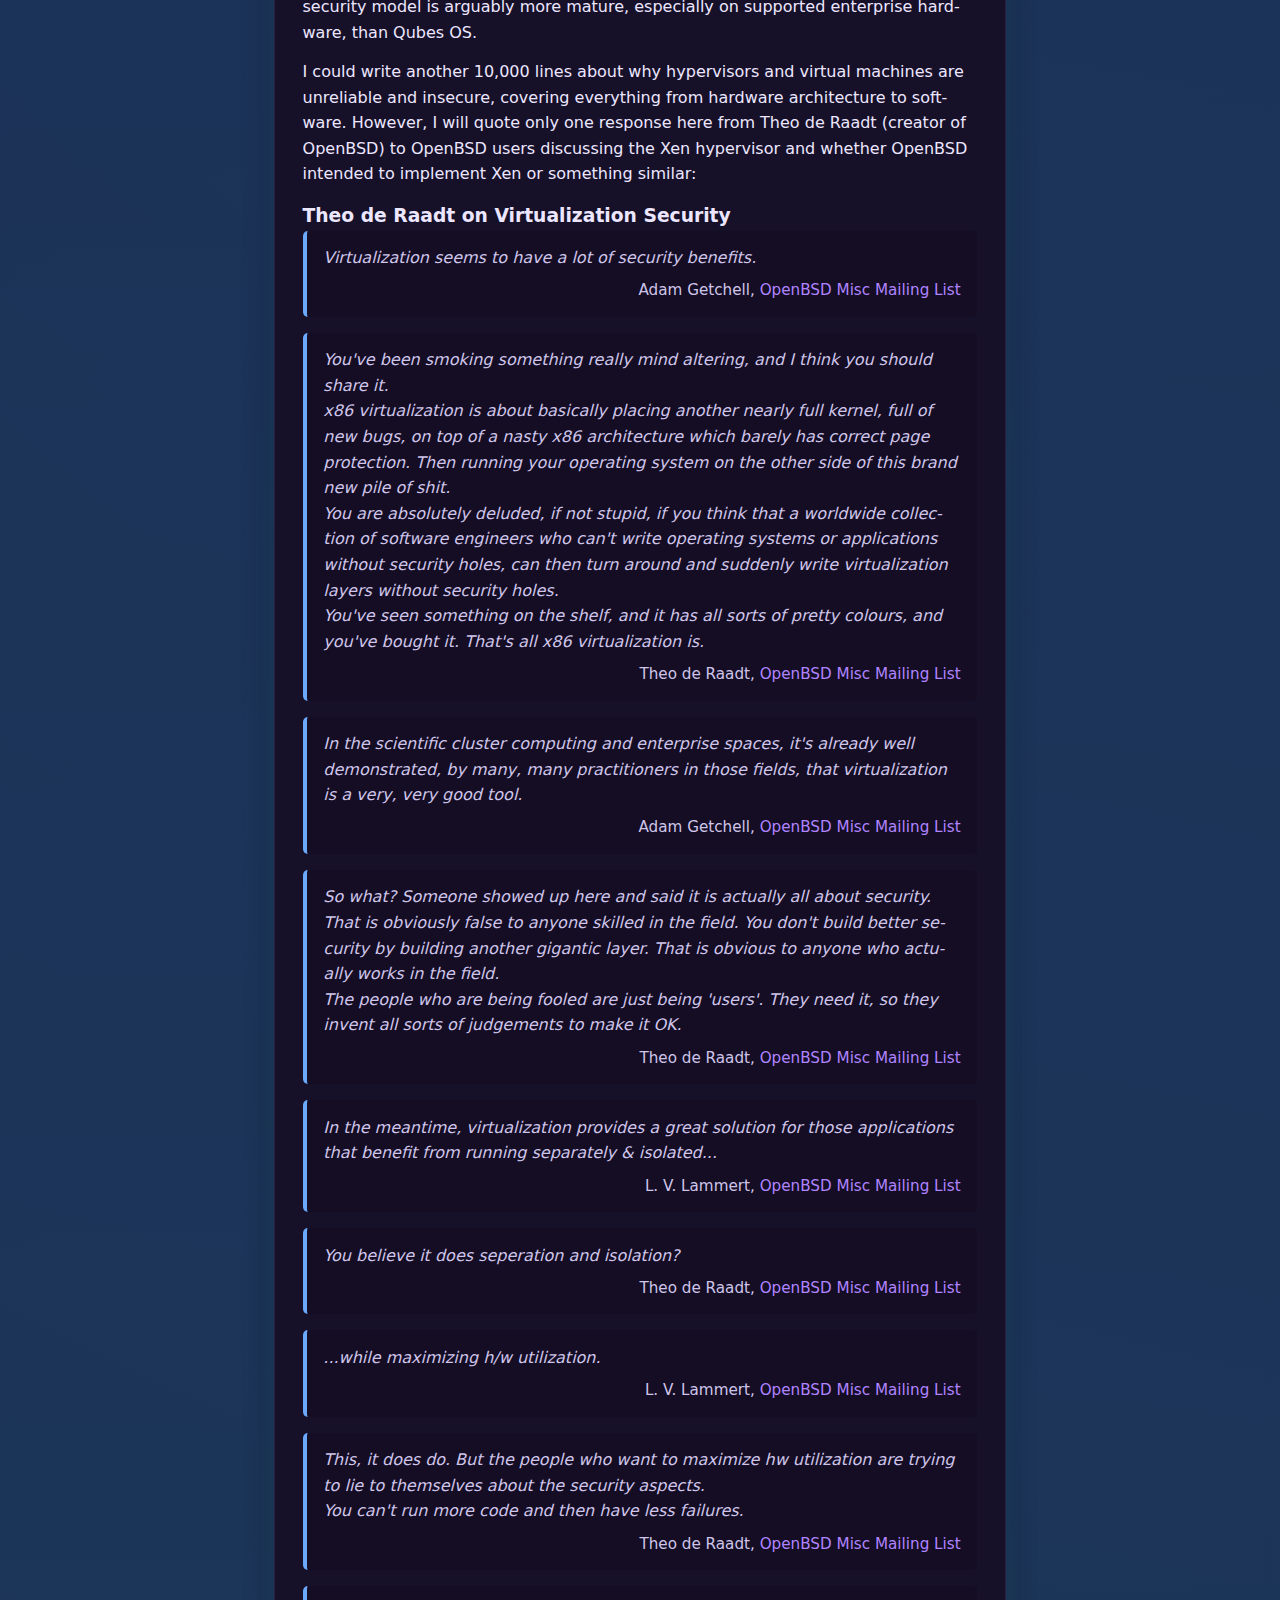
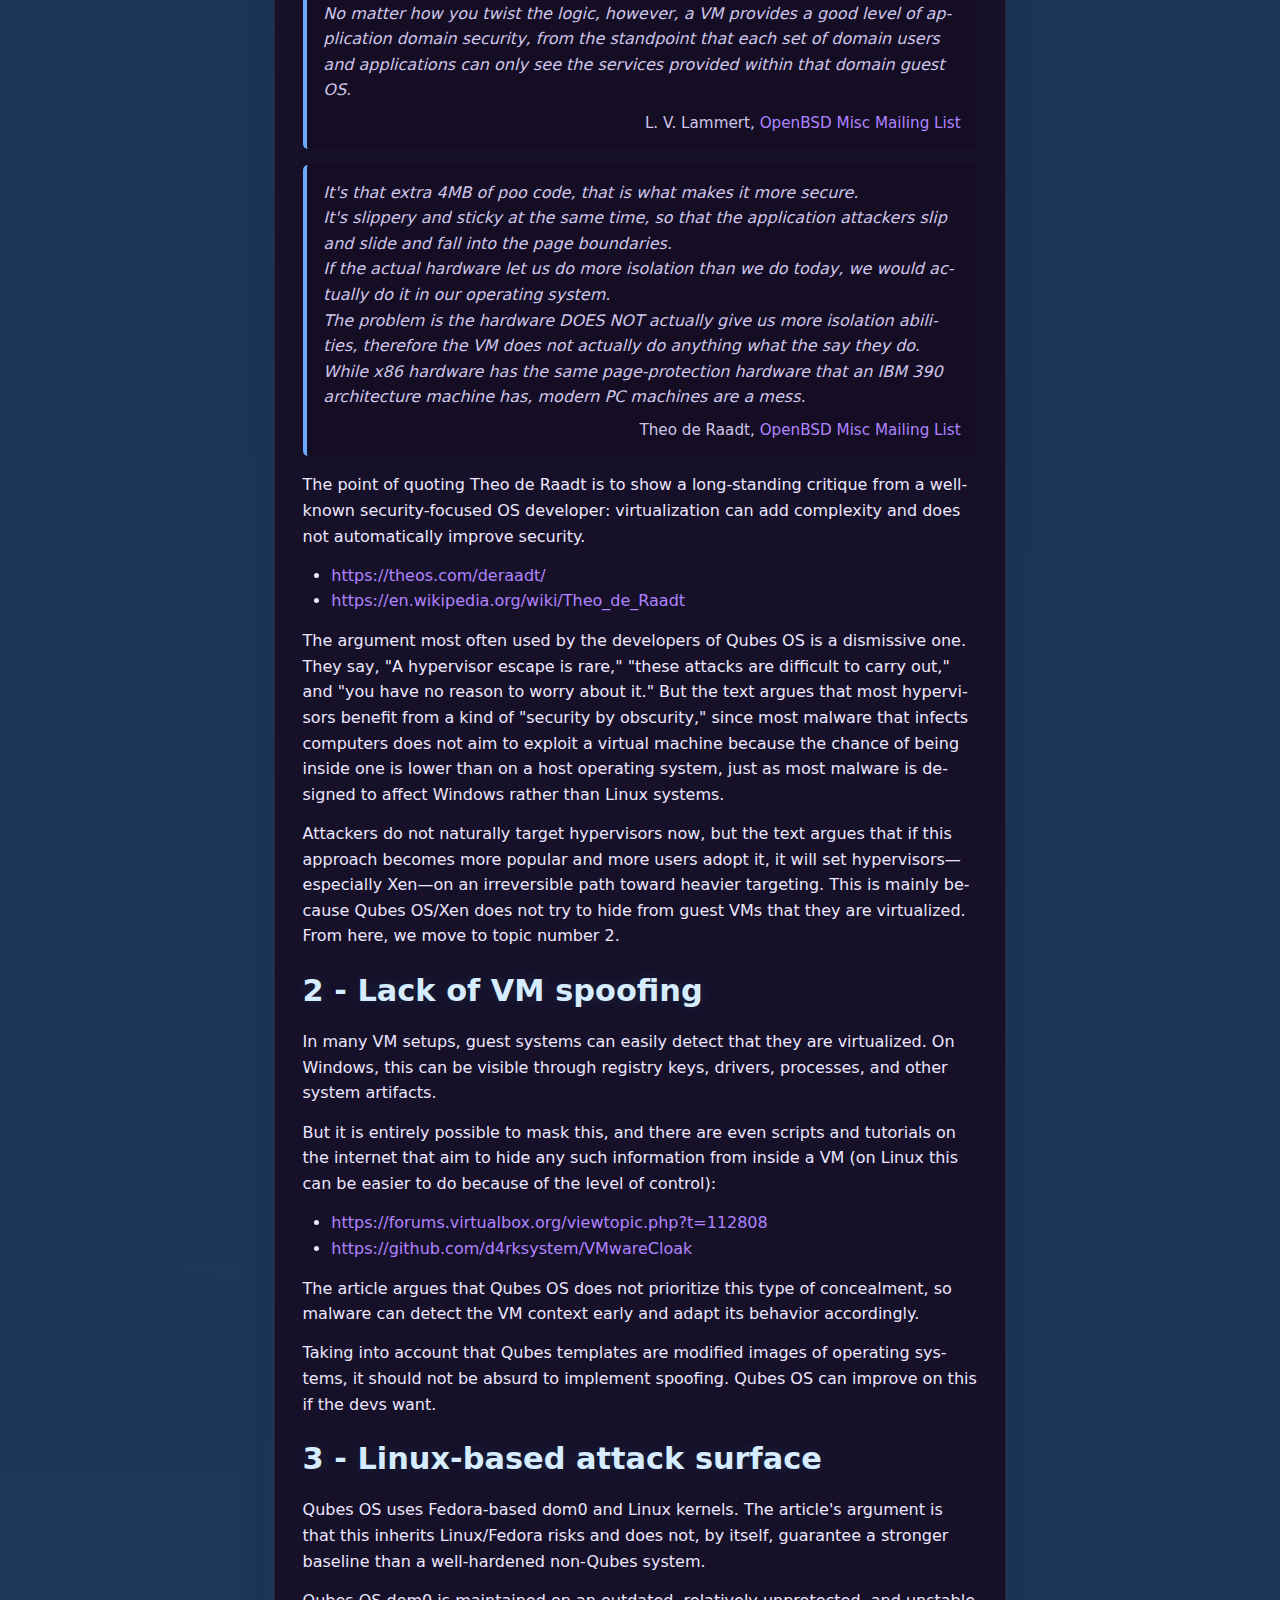
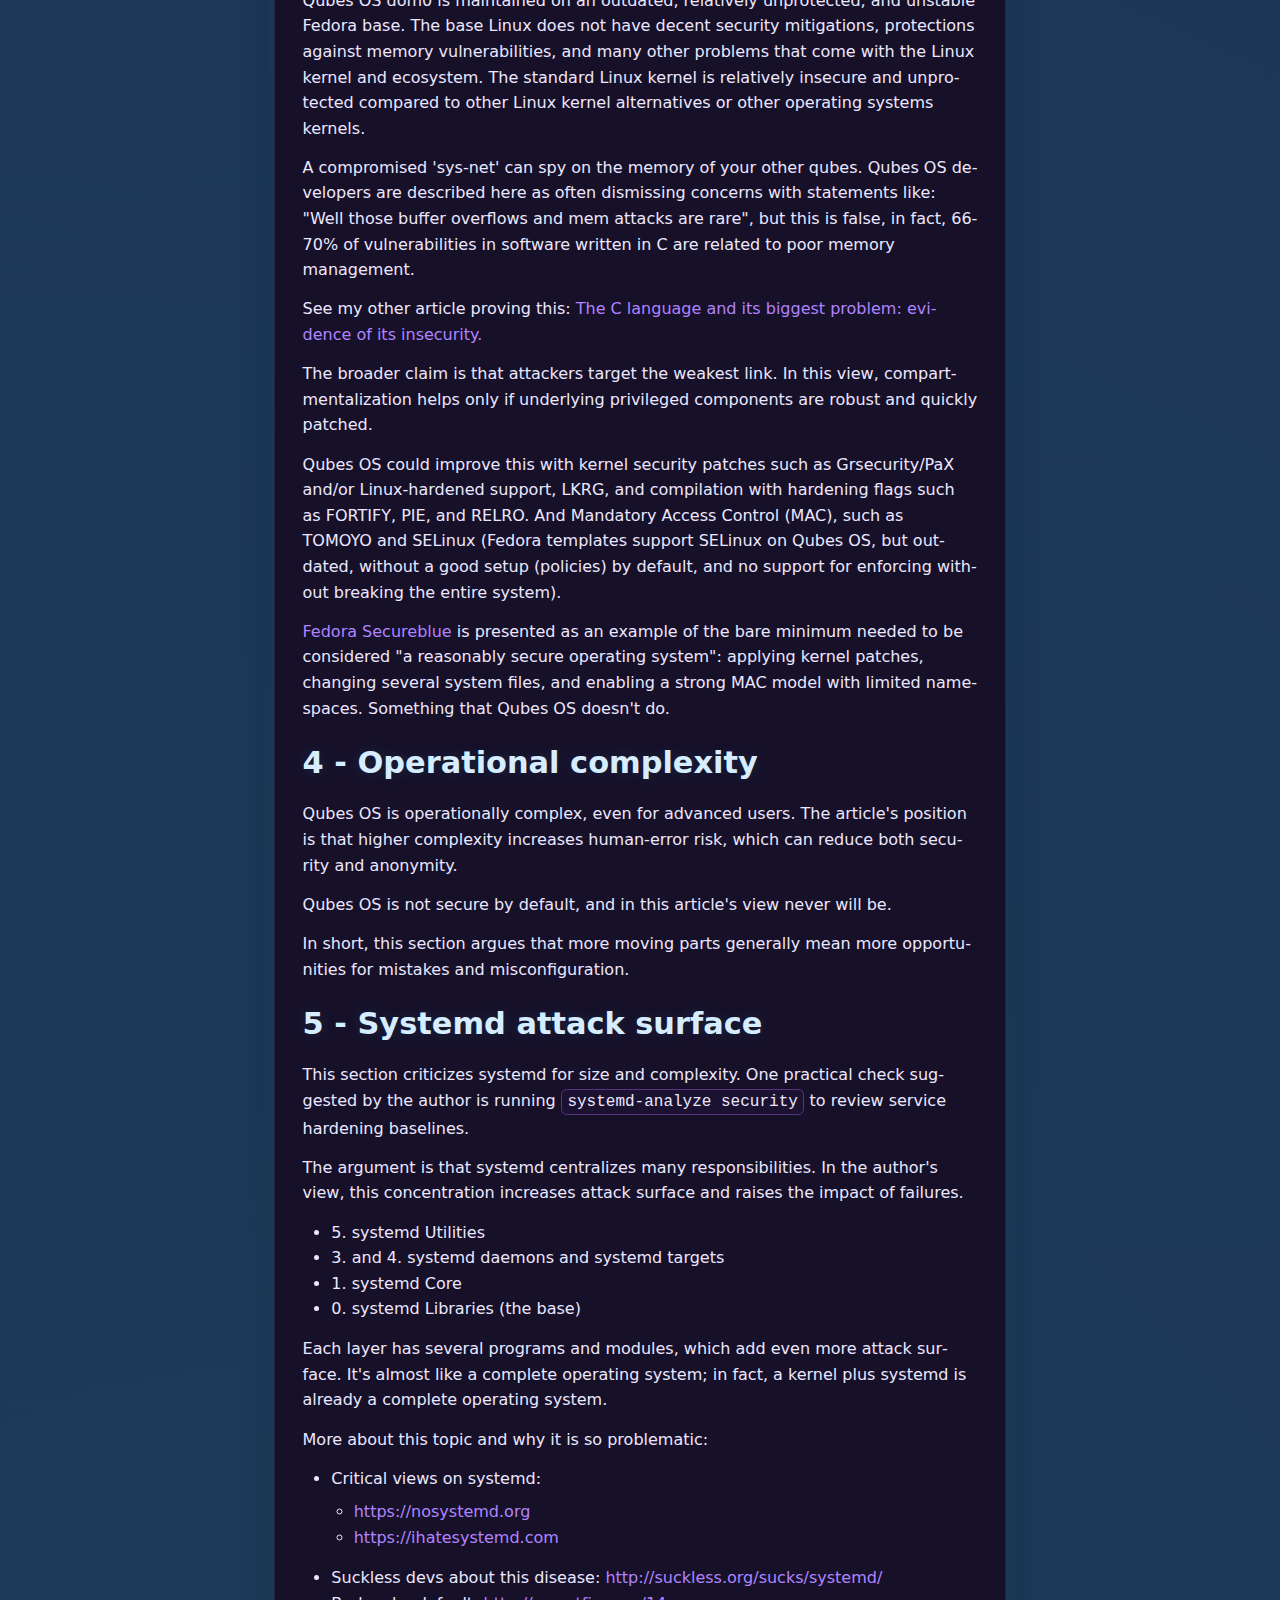
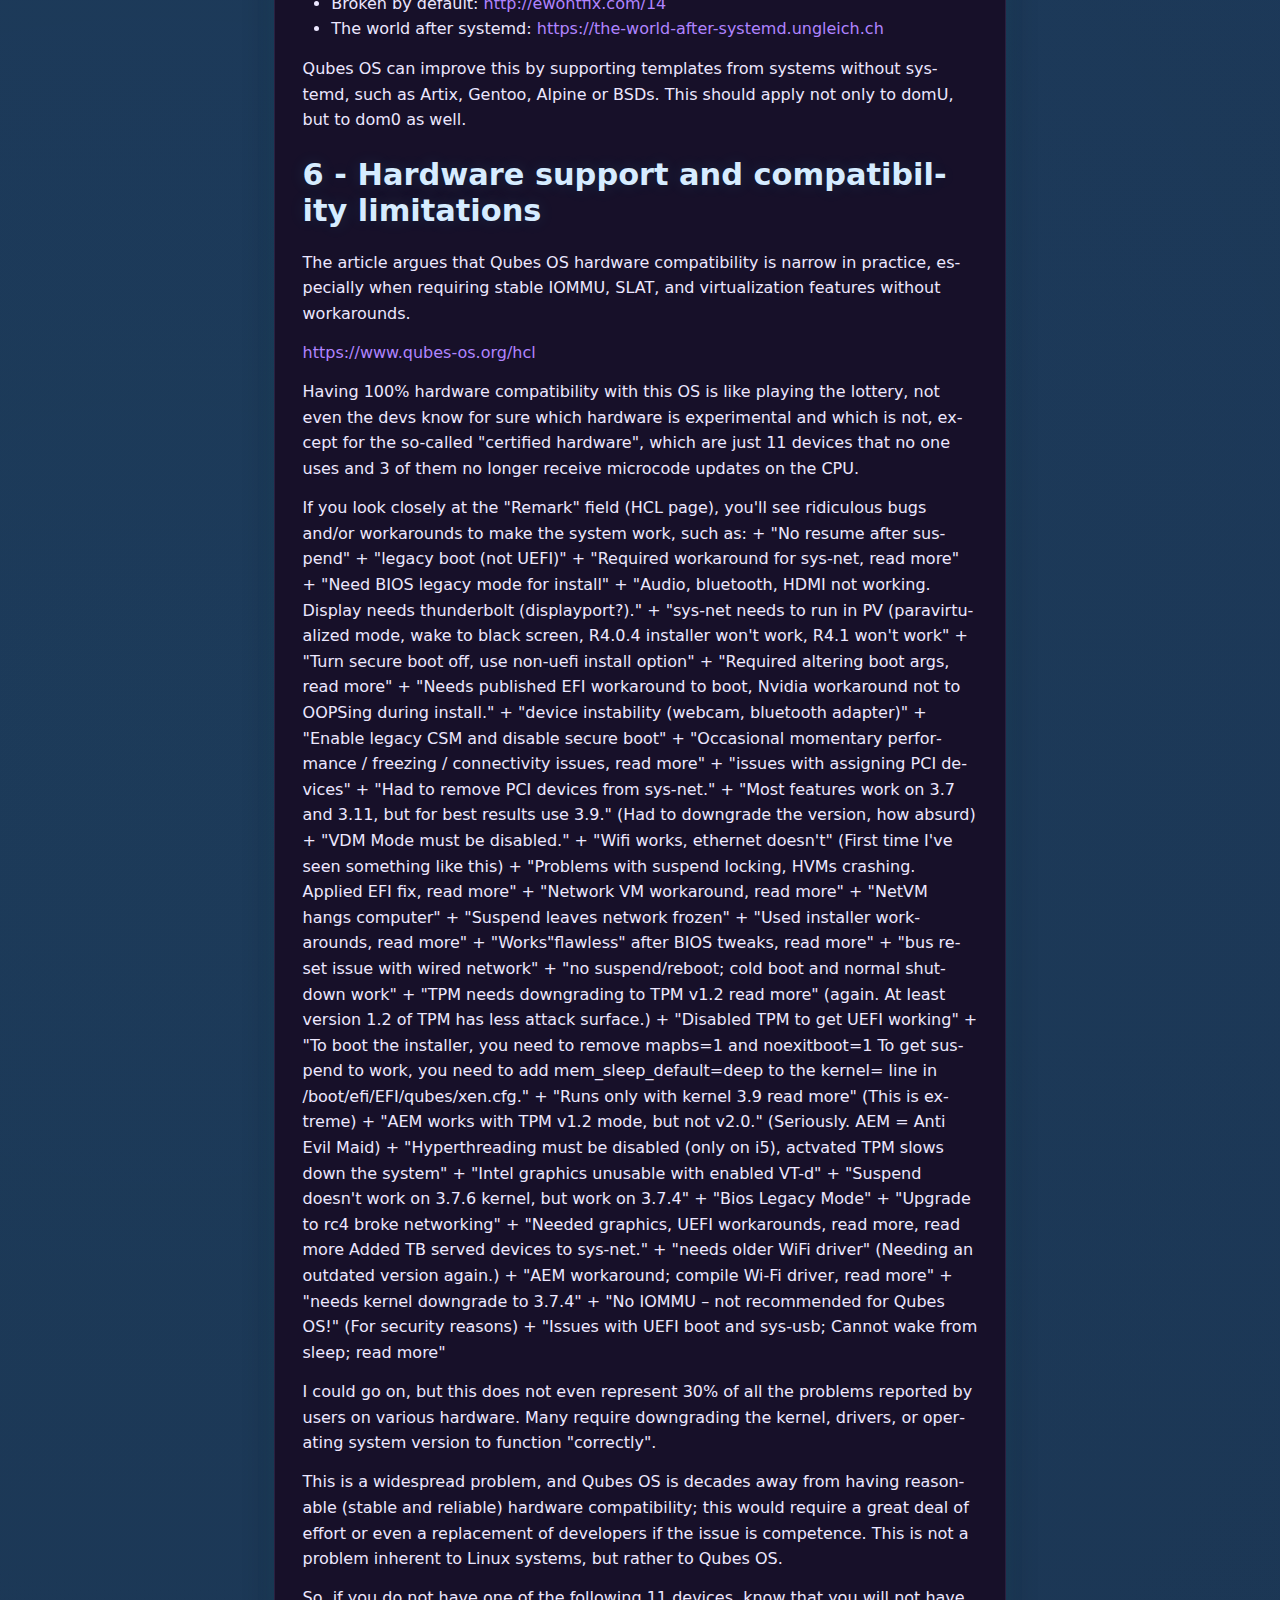
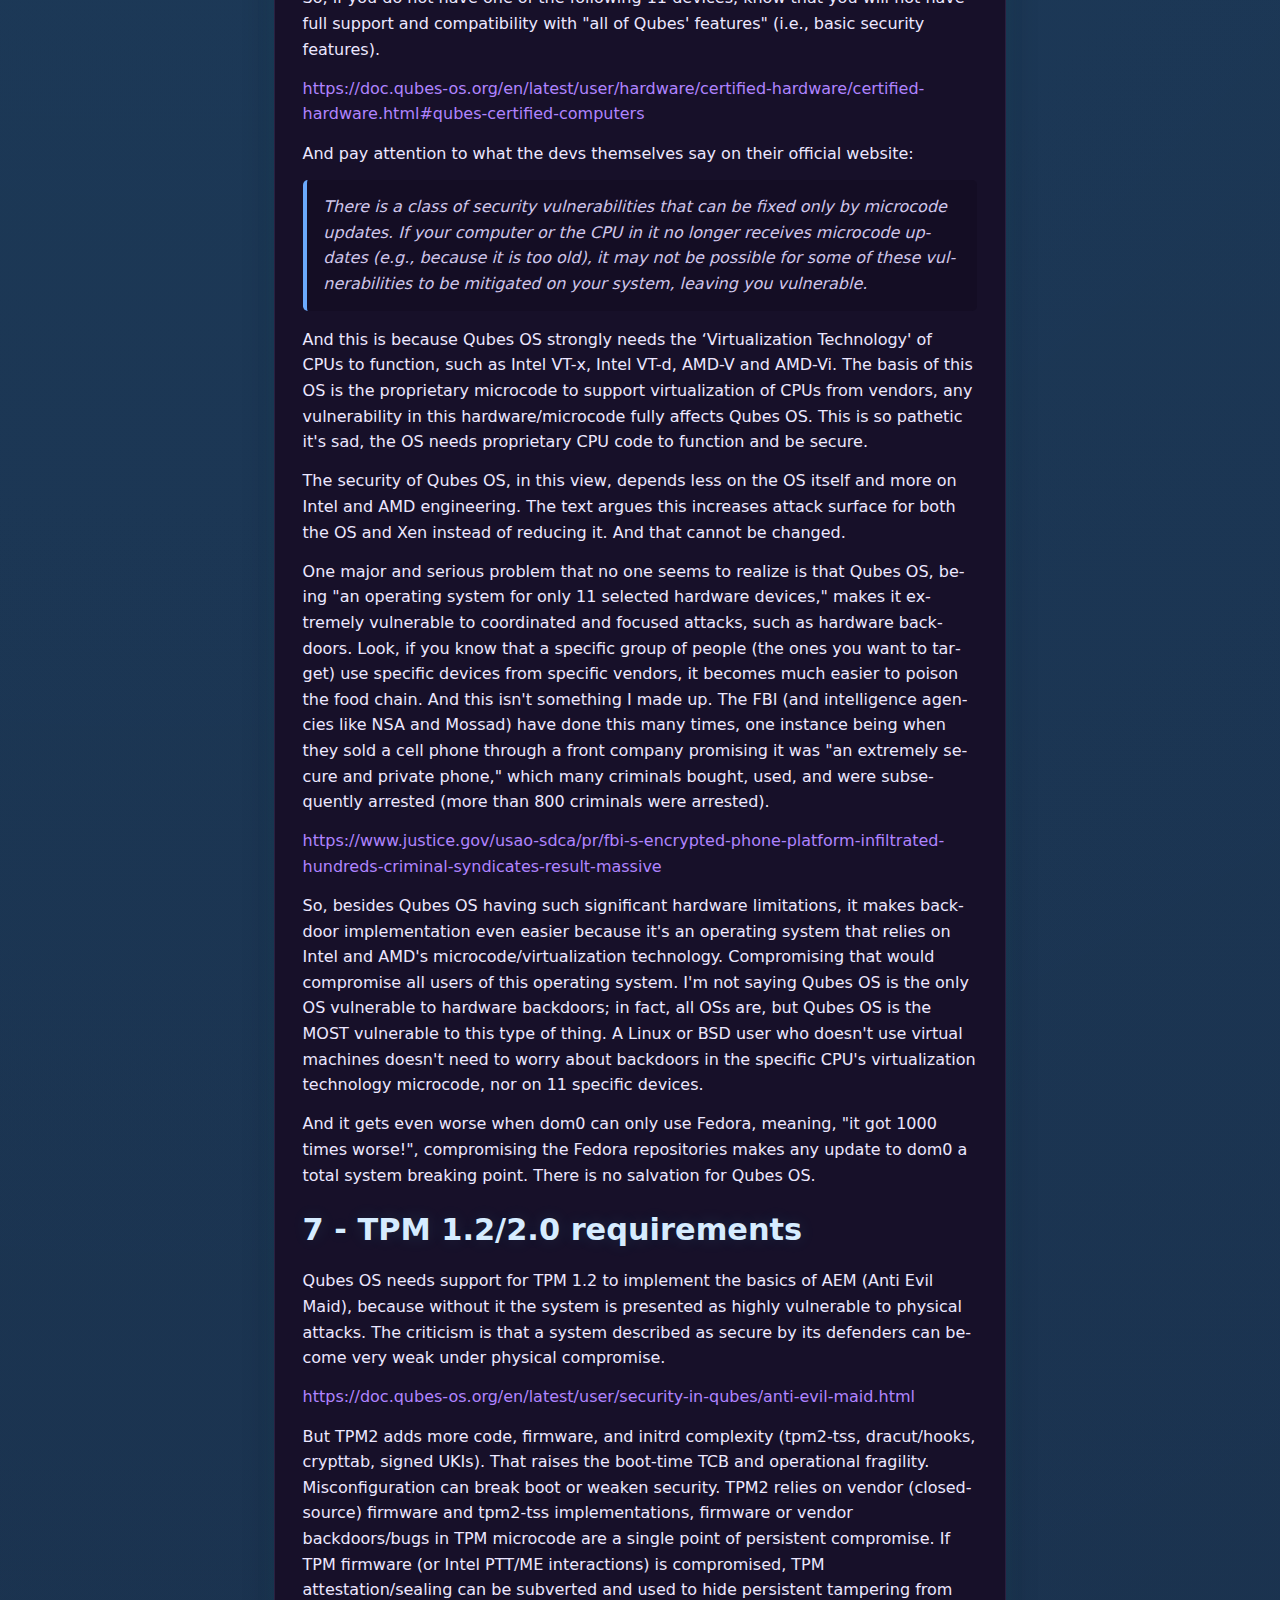
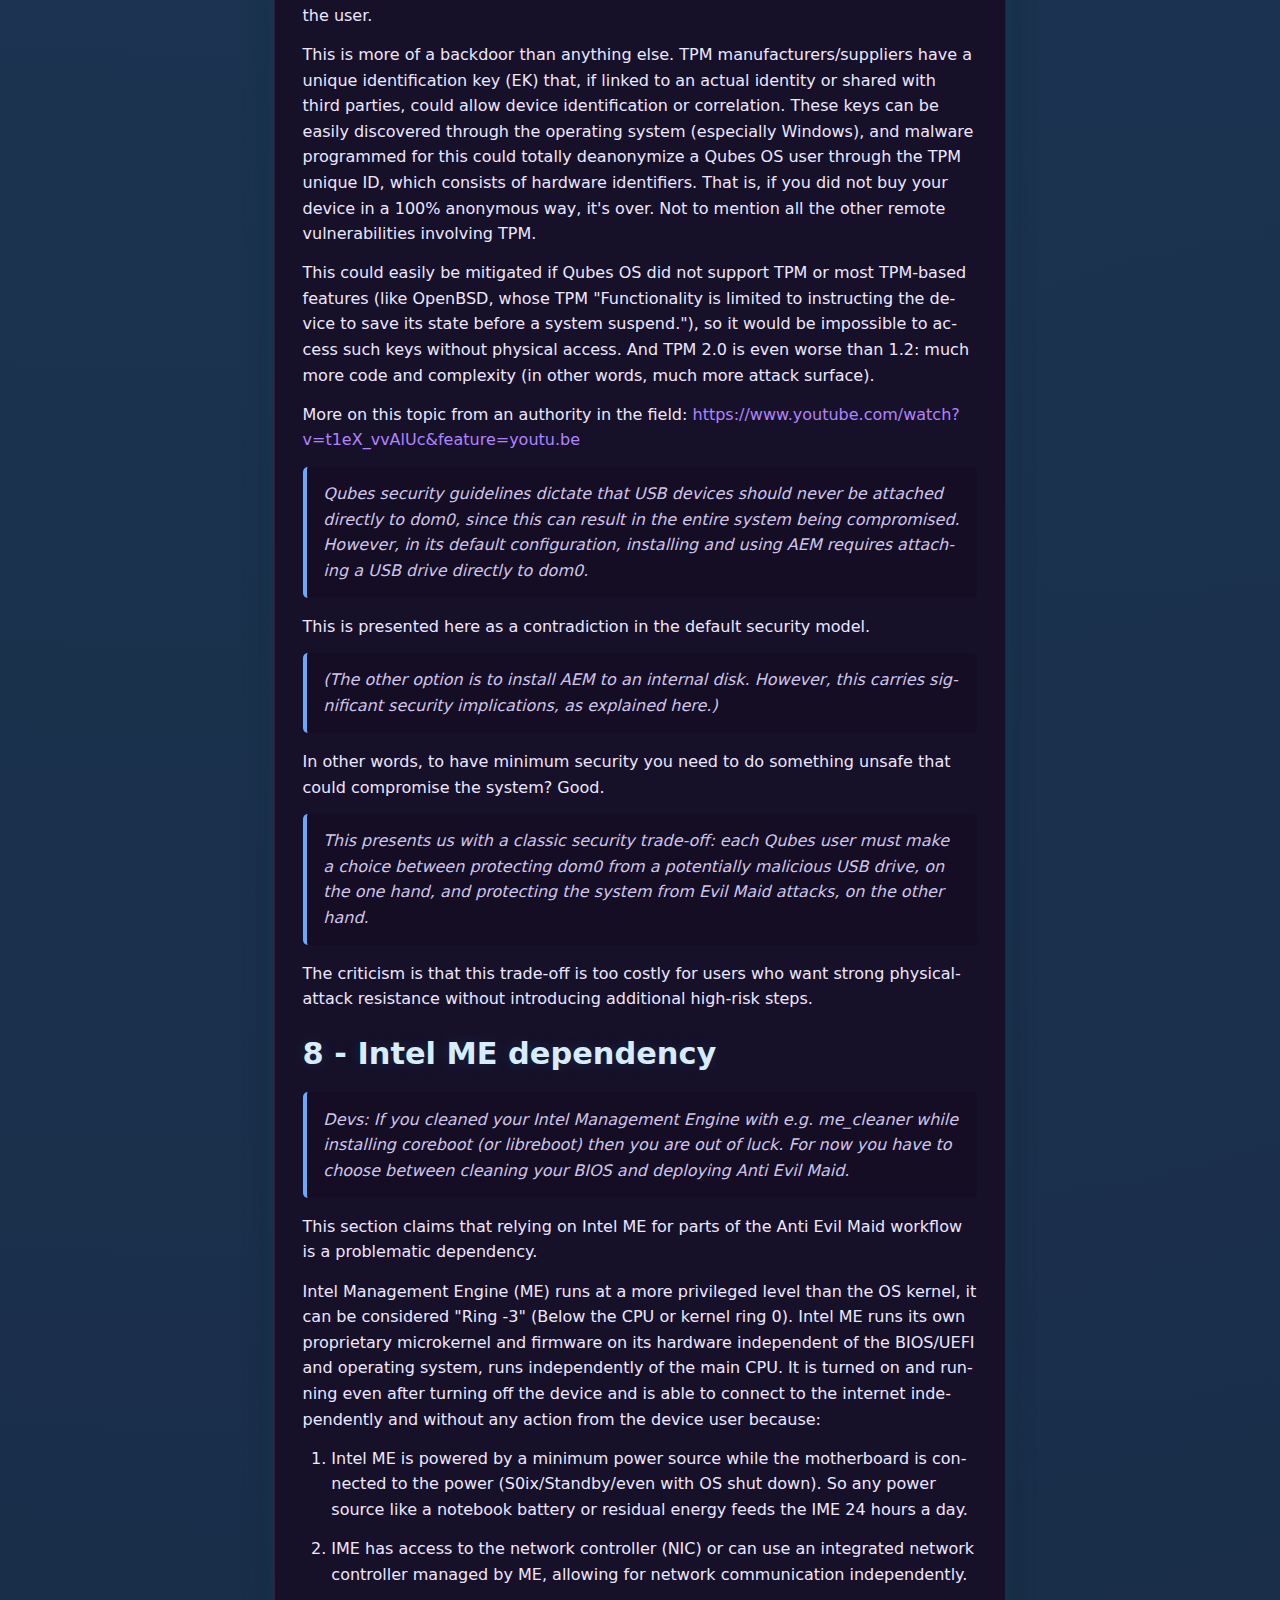
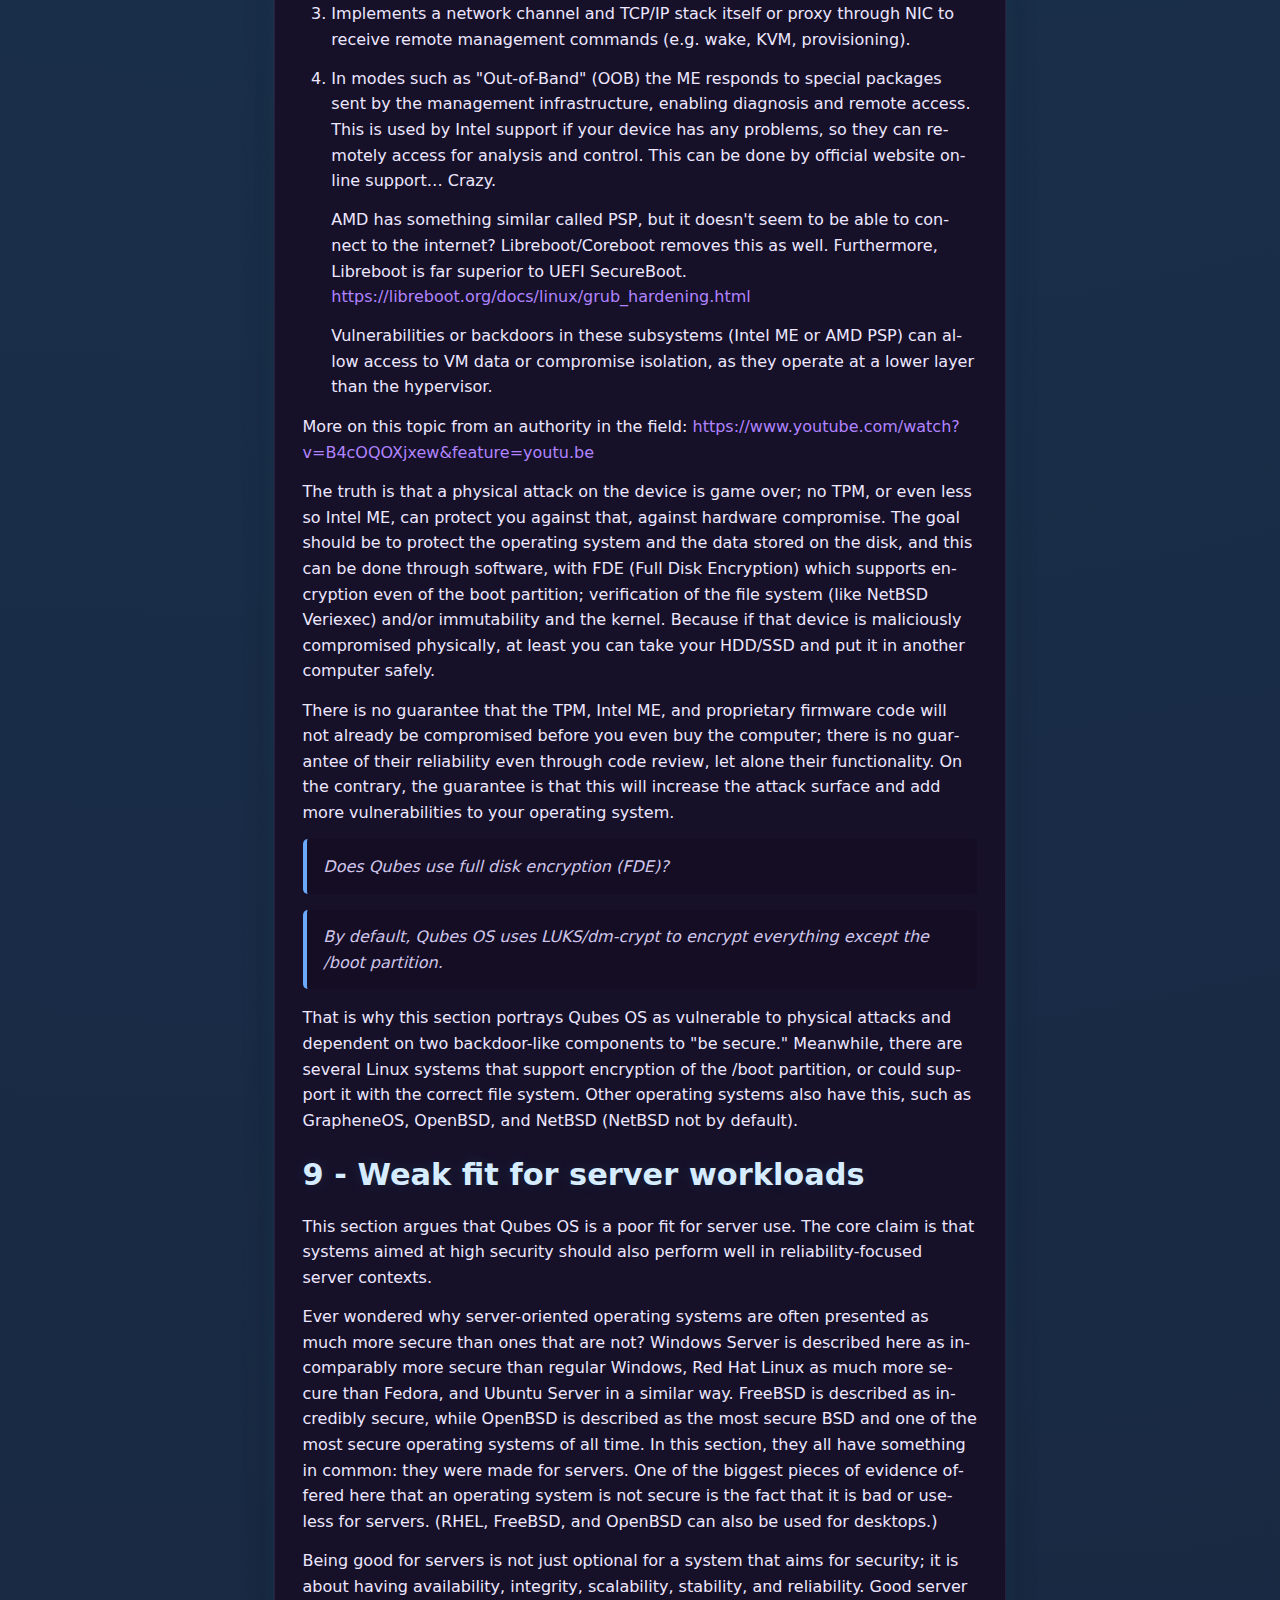
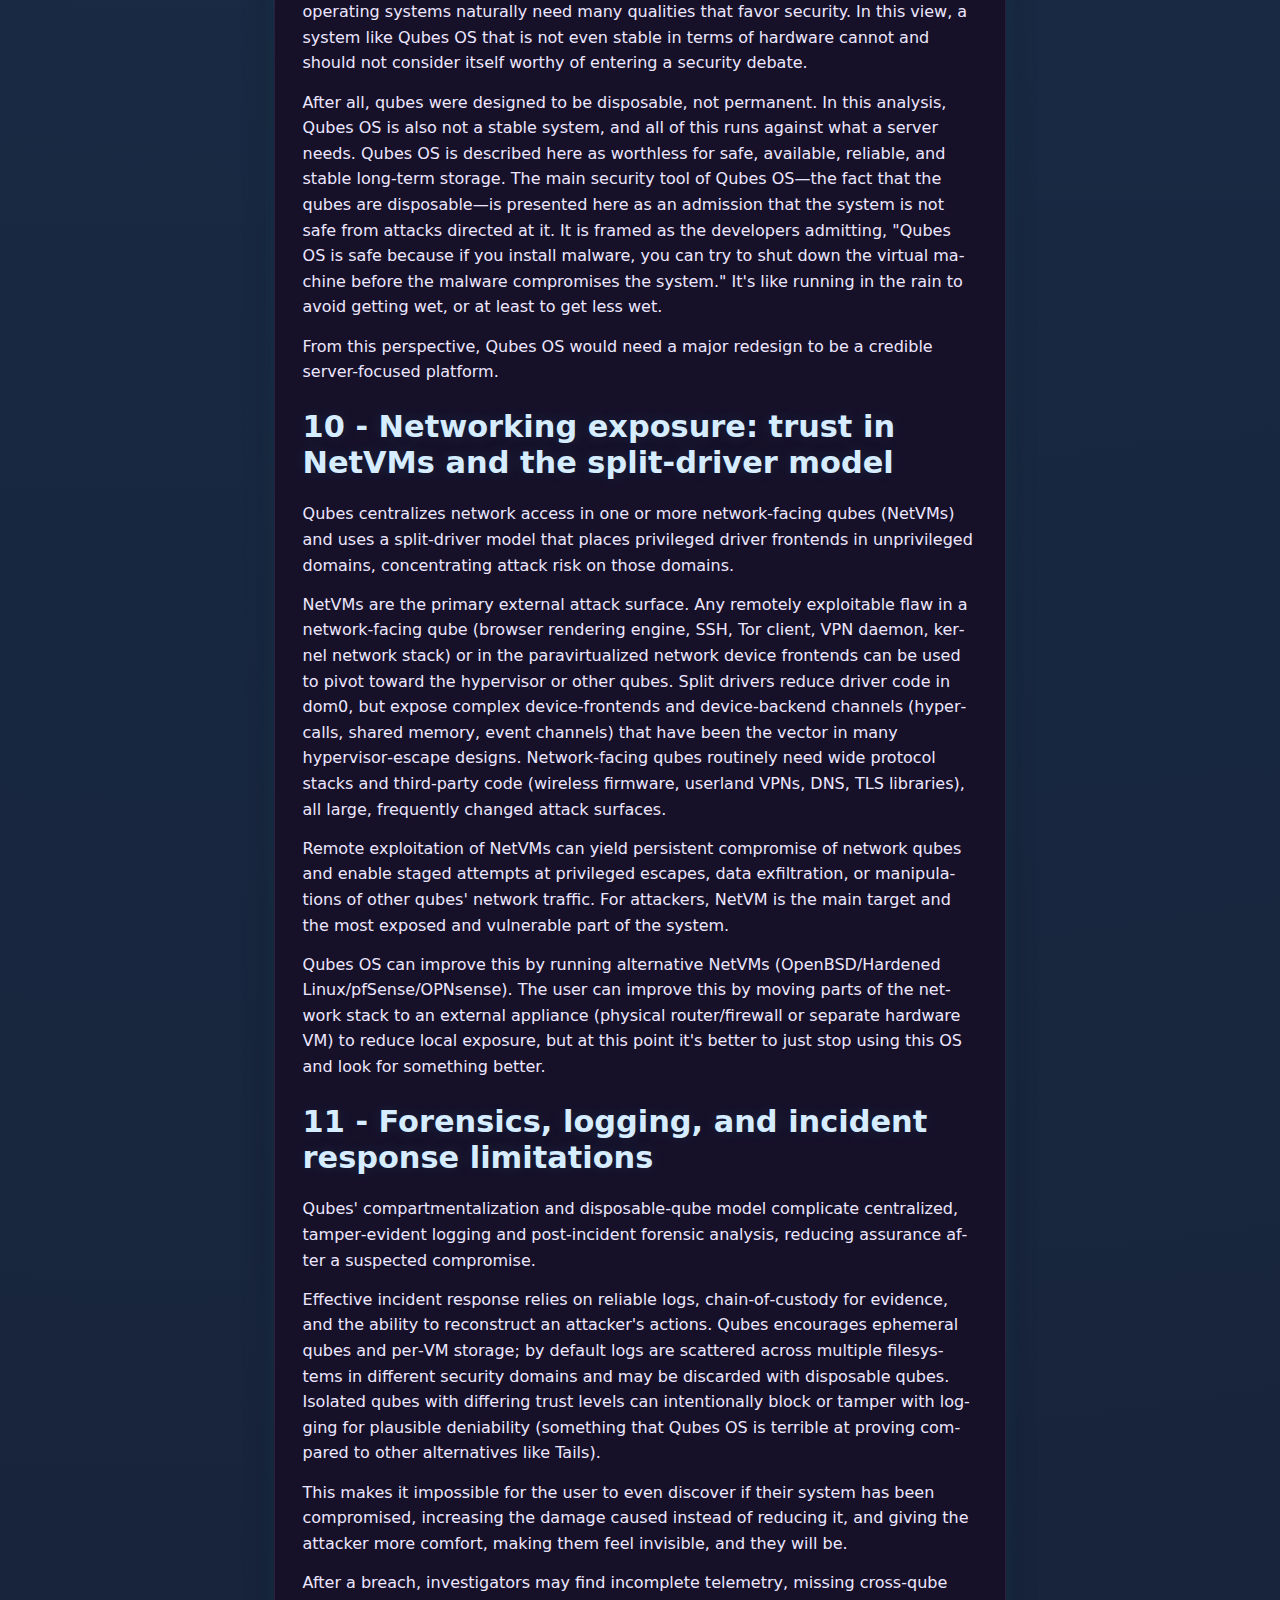
<file: articles/qubes-os.html>
<!DOCTYPE html>
<html lang="en">
<head>
  <meta charset="utf-8">
  <meta name="viewport" content="width=device-width, initial-scale=1">
  <title>T.C.H. — From a strict security perspective, Qubes OS is not
  reliable.</title>
  <link rel="icon" href="./../favicon.ico" type="image/x-icon">
  <link rel="stylesheet" href="./../styles.css">
  <link rel="alternate" type="application/rss+xml" title="Articles RSS" href=
  "./../feeds/articles.xml">
</head>
<body>
  <a class="skip-link" href="#site-main">Skip to main content</a>
  <header id="site-header">
    <h1>The Cypherpunk Handbook</h1>

    <h2>Article</h2>
  </header>

  <nav id="site-nav" aria-label="Primary navigation">
    <ul>
      <li>
        <a href="./../index.html" rel="home">Home</a>
      </li>

      <li>
        <a href="./../manifesto.html" rel="contents">Manifesto</a>
      </li>

      <li>
        <a href="./../contact.html" rel="author">Contact</a>
      </li>

      <li>
        <a href="./../contribute.html" rel="help">Contribute</a>
      </li>
    </ul>
  </nav>

  <main id="site-main" tabindex="-1">
    <article class="article-content">
      <header id="article-header">
        <p class="kicker">Security</p>

        <h2>From a strict security perspective, Qubes OS is not reliable</h2>

        <p class="meta">Written by FlyWithMe (a SimpleX chat user) —
        <time datetime="2026-02-02">Updated February 2, 2026</time></p>

        <p class="lede">This article provides constructive criticism of the
        Linux distribution Qubes OS (or XenOS), highlighting its weaknesses and
        strengths while suggesting possible improvements. It also proposes
        alternatives that are more robust and reliable, especially from a
        security standpoint, for different types of users.</p>
      </header>

      <nav class="toc" aria-labelledby="qubes-contents-heading">
        <h2 id="qubes-contents-heading">Contents</h2>

        <ol>
          <li>
            <a href="#qubes-1">1 - Xen Hypervisor</a>
          </li>

          <li>
            <a href="#qubes-2">2 - Lack of VM spoofing</a>
          </li>

          <li>
            <a href="#qubes-3">3 - Linux-based attack surface</a>
          </li>

          <li>
            <a href="#qubes-4">4 - Operational complexity</a>
          </li>

          <li>
            <a href="#qubes-5">5 - Systemd attack surface</a>
          </li>

          <li>
            <a href="#qubes-6">6 - Hardware support and compatibility
            limitations</a>
          </li>

          <li>
            <a href="#qubes-7">7 - TPM 1.2/2.0 requirements</a>
          </li>

          <li>
            <a href="#qubes-8">8 - Intel ME dependency</a>
          </li>

          <li>
            <a href="#qubes-9">9 - Weak fit for server workloads</a>
          </li>

          <li>
            <a href="#qubes-10">10 - Networking exposure</a>
          </li>

          <li>
            <a href="#qubes-11">11 - Forensics, logging, and incident response
            limitations</a>
          </li>

          <li>
            <a href="#qubes-12">12 - High-threat-model and enterprise support
            limitations</a>
          </li>

          <li>
            <a href="#qubes-13">13 - Security through virtualization, but is
            that all?</a>
          </li>

          <li>
            <a href="#qubes-14">14 - Security by correctness, isolation, and
            randomization</a>
          </li>

          <li>
            <a href="#qubes-15">15 - Reviewing the developers' arguments</a>
          </li>

          <li>
            <a href="#qubes-16">16 - Terrible against zero-day attacks</a>
          </li>

          <li>
            <a href="#qubes-conclusion">Conclusion</a>
          </li>

          <li>
            <a href="#qubes-points">Points to consider</a>
          </li>

          <li>
            <a href="#qubes-reco">My recommendations instead of Qubes OS</a>
          </li>
        </ol>
      </nav>

      <section aria-labelledby="qubes-1">
        <h2 id="qubes-1">1 - Xen hypervisor</h2>

        <p>Qubes OS runs virtual machines on Xen, a type-1 hypervisor. Because
        Xen runs directly on hardware, virtualization does not automatically
        provide stronger security than bare metal. The hypervisor isolates and
        manages VMs, but it also becomes a central point of trust. If the
        hypervisor is compromised, the impact can exceed that of an equivalent
        failure in a single operating system kernel. Hardware and firmware
        flaws (for example, microcode and speculative-execution issues) can
        also weaken isolation.</p>

        <p>In reality, with Intel and AMD's virtualization extensions (VT-x and
        AMD-V), the hypervisor does not run in the guest's Ring 0: it runs in
        VMX root mode / host mode (the so-called logical "ring &minus;1"),
        while the virtual machine kernel continues to see itself as Ring 0, but
        in practice runs in VMX non-root mode / guest mode. This gives the
        hypervisor additional control and privileges over the hardware and VMs;
        therefore, if the hypervisor is compromised, the impact and scope of
        the attack can be much greater.</p>

        <p>Xen also uses paravirtualization. In this model, guest systems are
        aware they are virtualized and communicate with Xen through hypercalls.
        That design can improve performance, but it also introduces additional
        interfaces and dependencies between guest and hypervisor. In this
        article's view, those interfaces increase complexity, attack surface,
        and opportunities for misconfiguration.</p>

        <p>Xen supports hardware-assisted virtualization (HVM) with Intel VT-x
        and AMD-V. Full virtualization can run unmodified guest operating
        systems and usually provides stronger isolation characteristics than
        paravirtualization. The article argues that Qubes OS relies too much on
        paravirtualized paths in common templates, and that this is a security
        weakness.</p>

        <p>In comparison, full virtualization emulates hardware for guests
        without requiring guest-side modifications. This usually costs more
        resources, but can simplify trust boundaries. Examples cited in the
        article include KVM, Hyper-V, VirtualBox, and OpenBSD VMM.</p>

        <p>Several attacks on Qubes OS originate in an AppVM, and some
        historical exploits have used Xen vulnerabilities to escape the guest
        and compromise Dom0 or other VMs. However, not all attacks go through
        Xen&mdash;there are also vectors via firmware (ME/PSP), drivers, IOMMU,
        or flaws in Dom0 and SystemVMs. The most important link in the system
        is also the most vulnerable, so vulnerable that support for using
        OpenBSD for dom0 and domU has been officially proposed and debated,
        with broad agreement that it would be very good and extremely
        beneficial for the security of Qubes OS. However, this does not happen
        because OpenBSD is incompatible with Linux and other software.</p>

        <p><a href=
        "https://github.com/QubesOS/qubes-issues/issues/4551">https://github.com/QubesOS/qubes-issues/issues/4551</a>
        </p>

        <p>The use of OpenBSD for NetVM (sys-net) was also proposed, due to its
        extreme vulnerability to attacks. Almost all arguments were in favor,
        but admitted the impossibility due to incompatibility:</p>

        <p><a href=
        "https://github.com/QubesOS/qubes-issues/issues/5294">https://github.com/QubesOS/qubes-issues/issues/5294</a>
        </p>

        <p>But all this would only remedy the inevitable: the hypervisor will
        always be the weakest link. An OpenBSD running directly on the hardware
        tends to have a smaller attack surface than when running on a VM,
        because virtualization adds layers (hypervisor, firmware, drivers) that
        broaden the risk surface. Many believe that the fact that dom0 does not
        connect to the internet makes it 100% secure, which is not true.</p>

        <p>An exploited NetVM can, for example, serve as a starting point for
        attacks that escape to other VMs or to dom0, compromising the entire
        system. The fact that dom0 does not have internet access is good for
        protecting against remote attacks targeting dom0, which attempt to
        "bypass" the need to escape from a VM to access it; this simply does
        not protect against the escape of one or more compromised VMs. Logical
        isolation loses effectiveness if all VMs and services depend on the
        same underlying platform (in this case, Xen). Even Hyper-V (the Windows
        hypervisor) has had far fewer CVEs and VM leaks than Xen in recent
        years. The Windows virtualizer security model is arguably more mature,
        especially on supported enterprise hardware, than Qubes OS.</p>

        <p>I could write another 10,000 lines about why hypervisors and virtual
        machines are unreliable and insecure, covering everything from hardware
        architecture to software. However, I will quote only one response here
        from Theo de Raadt (creator of OpenBSD) to OpenBSD users discussing the
        Xen hypervisor and whether OpenBSD intended to implement Xen or
        something similar:</p>

        <h3>Theo de Raadt on Virtualization Security</h3>

        <blockquote>
          <p>Virtualization seems to have a lot of security benefits.</p>
          <cite>Adam Getchell, <a href=
          "https://marc.info/?l=openbsd-misc&amp;m=119318909016582&amp;w=2">OpenBSD
          Misc Mailing List</a></cite>
        </blockquote>

        <blockquote>
          <p>You've been smoking something really mind altering, and I think
          you should share it.<br>
          x86 virtualization is about basically placing another nearly full
          kernel, full of new bugs, on top of a nasty x86 architecture which
          barely has correct page protection. Then running your operating
          system on the other side of this brand new pile of shit.</p>

          <p>You are absolutely deluded, if not stupid, if you think that a
          worldwide collection of software engineers who can't write operating
          systems or applications without security holes, can then turn around
          and suddenly write virtualization layers without security holes.</p>

          <p>You've seen something on the shelf, and it has all sorts of pretty
          colours, and you've bought it. That's all x86 virtualization is.</p>
          <cite>Theo de Raadt, <a href=
          "https://marc.info/?l=openbsd-misc&amp;m=119318909016582&amp;w=2">OpenBSD
          Misc Mailing List</a></cite>
        </blockquote>

        <blockquote>
          <p>In the scientific cluster computing and enterprise spaces, it's
          already well demonstrated, by many, many practitioners in those
          fields, that virtualization is a very, very good tool.</p>
          <cite>Adam Getchell, <a href=
          "https://marc.info/?l=openbsd-misc&amp;m=119324474519679&amp;w=2">OpenBSD
          Misc Mailing List</a></cite>
        </blockquote>

        <blockquote>
          <p>So what? Someone showed up here and said it is actually all about
          security.</p>

          <p>That is obviously false to anyone skilled in the field. You don't
          build better security by building another gigantic layer. That is
          obvious to anyone who actually works in the field.</p>

          <p>The people who are being fooled are just being 'users'. They need
          it, so they invent all sorts of judgements to make it OK.</p>
          <cite>Theo de Raadt, <a href=
          "https://marc.info/?l=openbsd-misc&amp;m=119324566921098&amp;w=2">OpenBSD
          Misc Mailing List</a></cite>
        </blockquote>

        <blockquote>
          <p>In the meantime, virtualization provides a great solution for
          those applications that benefit from running separately &amp;
          isolated...</p>
          <cite>L. V. Lammert, <a href=
          "https://marc.info/?l=openbsd-misc&amp;m=119324810425158&amp;w=2">OpenBSD
          Misc Mailing List</a></cite>
        </blockquote>

        <blockquote>
          <p>You believe it does seperation and isolation?</p>
          <cite>Theo de Raadt, <a href=
          "https://marc.info/?l=openbsd-misc&amp;m=119324876726330&amp;w=2">OpenBSD
          Misc Mailing List</a></cite>
        </blockquote>

        <blockquote>
          <p>...while maximizing h/w utilization.</p>
          <cite>L. V. Lammert, <a href=
          "https://marc.info/?l=openbsd-misc&amp;m=119324810425158&amp;w=2">OpenBSD
          Misc Mailing List</a></cite>
        </blockquote>

        <blockquote>
          <p>This, it does do. But the people who want to maximize hw
          utilization are trying to lie to themselves about the security
          aspects.</p>

          <p>You can't run more code and then have less failures.</p>
          <cite>Theo de Raadt, <a href=
          "https://marc.info/?l=openbsd-misc&amp;m=119324876726330&amp;w=2">OpenBSD
          Misc Mailing List</a></cite>
        </blockquote>

        <blockquote>
          <p>No matter how you twist the logic, however, a VM provides a good
          level of application domain security, from the standpoint that each
          set of domain users and applications can only see the services
          provided within that domain guest OS.</p>
          <cite>L. V. Lammert, <a href=
          "https://marc.info/?l=openbsd-misc&amp;m=119326085214557&amp;w=2">OpenBSD
          Misc Mailing List</a></cite>
        </blockquote>

        <blockquote>
          <p>It's that extra 4MB of poo code, that is what makes it more
          secure.</p>

          <p>It's slippery and sticky at the same time, so that the application
          attackers slip and slide and fall into the page boundaries.</p>

          <p>If the actual hardware let us do more isolation than we do today,
          we would actually do it in our operating system.</p>

          <p>The problem is the hardware DOES NOT actually give us more
          isolation abilities, therefore the VM does not actually do anything
          what the say they do.</p>

          <p>While x86 hardware has the same page-protection hardware that an
          IBM 390 architecture machine has, modern PC machines are a mess.</p>
          <cite>Theo de Raadt, <a href=
          "https://marc.info/?l=openbsd-misc&amp;m=119326303217813&amp;w=2">OpenBSD
          Misc Mailing List</a></cite>
        </blockquote>

        <p>The point of quoting Theo de Raadt is to show a long-standing
        critique from a well-known security-focused OS developer:
        virtualization can add complexity and does not automatically improve
        security.</p>

        <ul>
          <li>
            <a href="https://theos.com/deraadt/">https://theos.com/deraadt/</a>
          </li>

          <li>
            <a href=
            "https://en.wikipedia.org/wiki/Theo_de_Raadt">https://en.wikipedia.org/wiki/Theo_de_Raadt</a>
          </li>
        </ul>

        <p>The argument most often used by the developers of Qubes OS is a
        dismissive one. They say, "A hypervisor escape is rare," "these attacks
        are difficult to carry out," and "you have no reason to worry about
        it." But the text argues that most hypervisors benefit from a kind of
        "security by obscurity," since most malware that infects computers does
        not aim to exploit a virtual machine because the chance of being inside
        one is lower than on a host operating system, just as most malware is
        designed to affect Windows rather than Linux systems.</p>

        <p>Attackers do not naturally target hypervisors now, but the text
        argues that if this approach becomes more popular and more users adopt
        it, it will set hypervisors&mdash;especially Xen&mdash;on an
        irreversible path toward heavier targeting. This is mainly because
        Qubes OS/Xen does not try to hide from guest VMs that they are
        virtualized. From here, we move to topic number 2.</p>
      </section>

      <section aria-labelledby="qubes-2">
        <h2 id="qubes-2">2 - Lack of VM spoofing</h2>

        <p>In many VM setups, guest systems can easily detect that they are
        virtualized. On Windows, this can be visible through registry keys,
        drivers, processes, and other system artifacts.</p>

        <p>But it is entirely possible to mask this, and there are even scripts
        and tutorials on the internet that aim to hide any such information
        from inside a VM (on Linux this can be easier to do because of the
        level of control):</p>

        <ul>
          <li>
            <a href=
            "https://forums.virtualbox.org/viewtopic.php?t=112808">https://forums.virtualbox.org/viewtopic.php?t=112808</a>
          </li>

          <li>
            <a href=
            "https://github.com/d4rksystem/VMwareCloak">https://github.com/d4rksystem/VMwareCloak</a>
          </li>
        </ul>

        <p>The article argues that Qubes OS does not prioritize this type of
        concealment, so malware can detect the VM context early and adapt its
        behavior accordingly.</p>

        <p>Taking into account that Qubes templates are modified images of
        operating systems, it should not be absurd to implement spoofing. Qubes
        OS can improve on this if the devs want.</p>
      </section>

      <section aria-labelledby="qubes-3">
        <h2 id="qubes-3">3 - Linux-based attack surface</h2>

        <p>Qubes OS uses Fedora-based dom0 and Linux kernels. The article's
        argument is that this inherits Linux/Fedora risks and does not, by
        itself, guarantee a stronger baseline than a well-hardened non-Qubes
        system.</p>

        <p>Qubes OS dom0 is maintained on an outdated, relatively unprotected,
        and unstable Fedora base. The base Linux does not have decent security
        mitigations, protections against memory vulnerabilities, and many other
        problems that come with the Linux kernel and ecosystem. The standard
        Linux kernel is relatively insecure and unprotected compared to other
        Linux kernel alternatives or other operating systems kernels.</p>

        <p>A compromised 'sys-net' can spy on the memory of your other qubes.
        Qubes OS developers are described here as often dismissing concerns
        with statements like: "Well those buffer overflows and mem attacks are
        rare", but this is false, in fact, 66-70% of vulnerabilities in
        software written in C are related to poor memory management.</p>

        <p>See my other article proving this: <a href="./c-language.html">The C
        language and its biggest problem: evidence of its insecurity.</a></p>

        <p>The broader claim is that attackers target the weakest link. In this
        view, compartmentalization helps only if underlying privileged
        components are robust and quickly patched.</p>

        <p>Qubes OS could improve this with kernel security patches such as
        Grsecurity/PaX and/or Linux-hardened support, LKRG, and compilation
        with hardening flags such as FORTIFY, PIE, and RELRO. And Mandatory
        Access Control (MAC), such as TOMOYO and SELinux (Fedora templates
        support SELinux on Qubes OS, but outdated, without a good setup
        (policies) by default, and no support for enforcing without breaking
        the entire system).</p>

        <p><a href="https://secureblue.dev/">Fedora Secureblue</a>&nbsp;is
        presented as an example of the bare minimum needed to be considered "a
        reasonably secure operating system": applying kernel patches, changing
        several system files, and enabling a strong MAC model with limited
        namespaces. Something that Qubes OS doesn't do.</p>
      </section>

      <section aria-labelledby="qubes-4">
        <h2 id="qubes-4">4 - Operational complexity</h2>

        <p>Qubes OS is operationally complex, even for advanced users. The
        article's position is that higher complexity increases human-error
        risk, which can reduce both security and anonymity.</p>

        <p>Qubes OS is not secure by default, and in this article's view never
        will be.</p>

        <p>In short, this section argues that more moving parts generally mean
        more opportunities for mistakes and misconfiguration.</p>
      </section>

      <section aria-labelledby="qubes-5">
        <h2 id="qubes-5">5 - Systemd attack surface</h2>

        <p>This section criticizes systemd for size and complexity. One
        practical check suggested by the author is running
        <code>systemd-analyze security</code> to review service hardening
        baselines.</p>

        <p>The argument is that systemd centralizes many responsibilities. In
        the author's view, this concentration increases attack surface and
        raises the impact of failures.</p>

        <ul>
          <li>5. systemd Utilities</li>

          <li>3. and 4. systemd daemons and systemd targets</li>

          <li>1. systemd Core</li>

          <li>0. systemd Libraries (the base)</li>
        </ul>

        <p>Each layer has several programs and modules, which add even more
        attack surface. It's almost like a complete operating system; in fact,
        a kernel plus systemd is already a complete operating system.</p>

        <p>More about this topic and why it is so problematic:</p>

        <ul>
          <li>Critical views on systemd:
            <ul>
              <li>
                <a href="https://nosystemd.org/">https://nosystemd.org</a>
              </li>

              <li>
                <a href=
                "https://ihatesystemd.com/">https://ihatesystemd.com</a>
              </li>
            </ul>
          </li>

          <li>Suckless devs about this disease: <a href=
          "http://suckless.org/sucks/systemd/">http://suckless.org/sucks/systemd/</a>
          </li>

          <li>Broken by default: <a href=
          "http://ewontfix.com/14/">http://ewontfix.com/14</a>
          </li>

          <li>The world after systemd: <a href=
          "https://the-world-after-systemd.ungleich.ch/">https://the-world-after-systemd.ungleich.ch</a>
          </li>
        </ul>

        <p>Qubes OS can improve this by supporting templates from systems
        without systemd, such as Artix, Gentoo, Alpine or BSDs. This should
        apply not only to domU, but to dom0 as well.</p>
      </section>

      <section aria-labelledby="qubes-6">
        <h2 id="qubes-6">6 - Hardware support and compatibility
        limitations</h2>

        <p>The article argues that Qubes OS hardware compatibility is narrow in
        practice, especially when requiring stable IOMMU, SLAT, and
        virtualization features without workarounds.</p>

        <p><a href=
        "https://www.qubes-os.org/hcl/">https://www.qubes-os.org/hcl</a>
        </p>

        <p>Having 100% hardware compatibility with this OS is like playing the
        lottery, not even the devs know for sure which hardware is experimental
        and which is not, except for the so-called "certified hardware", which
        are just 11 devices that no one uses and 3 of them no longer receive
        microcode updates on the CPU.</p>

        <p>If you look closely at the "Remark" field (HCL page), you'll see
        ridiculous bugs and/or workarounds to make the system work, such as: +
        "No resume after suspend" + "legacy boot (not UEFI)" + "Required
        workaround for sys-net, read more" + "Need BIOS legacy mode for
        install" + "Audio, bluetooth, HDMI not working. Display needs
        thunderbolt (displayport?)." + "sys-net needs to run in PV
        (paravirtualized mode, wake to black screen, R4.0.4 installer won't
        work, R4.1 won't work" + "Turn secure boot off, use non-uefi install
        option" + "Required altering boot args, read more" + "Needs published
        EFI workaround to boot, Nvidia workaround not to OOPSing during
        install." + "device instability (webcam, bluetooth adapter)" + "Enable
        legacy CSM and disable secure boot" + "Occasional momentary performance
        / freezing / connectivity issues, read more" + "issues with assigning
        PCI devices" + "Had to remove PCI devices from sys-net." + "Most
        features work on 3.7 and 3.11, but for best results use 3.9." (Had to
        downgrade the version, how absurd) + "VDM Mode must be disabled." +
        "Wifi works, ethernet doesn't" (First time I've seen something like
        this) + "Problems with suspend locking, HVMs crashing. Applied EFI fix,
        read more" + "Network VM workaround, read more" + "NetVM hangs
        computer" + "Suspend leaves network frozen" + "Used installer
        workarounds, read more" + "Works"flawless" after BIOS tweaks, read
        more" + "bus reset issue with wired network" + "no suspend/reboot; cold
        boot and normal shutdown work" + "TPM needs downgrading to TPM v1.2
        read more" (again. At least version 1.2 of TPM has less attack
        surface.) + "Disabled TPM to get UEFI working" + "To boot the
        installer, you need to remove mapbs=1 and noexitboot=1 To get suspend
        to work, you need to add mem_sleep_default=deep to the kernel= line in
        /boot/efi/EFI/qubes/xen.cfg." + "Runs only with kernel 3.9 read more"
        (This is extreme) + "AEM works with TPM v1.2 mode, but not v2.0."
        (Seriously. AEM = Anti Evil Maid) + "Hyperthreading must be disabled
        (only on i5), actvated TPM slows down the system" + "Intel graphics
        unusable with enabled VT-d" + "Suspend doesn't work on 3.7.6 kernel,
        but work on 3.7.4" + "Bios Legacy Mode" + "Upgrade to rc4 broke
        networking" + "Needed graphics, UEFI workarounds, read more, read more
        Added TB served devices to sys-net." + "needs older WiFi driver"
        (Needing an outdated version again.) + "AEM workaround; compile Wi-Fi
        driver, read more" + "needs kernel downgrade to 3.7.4" + "No IOMMU
        &ndash; not recommended for Qubes OS!" (For security reasons) + "Issues
        with UEFI boot and sys-usb; Cannot wake from sleep; read more"</p>

        <p>I could go on, but this does not even represent 30% of all the
        problems reported by users on various hardware. Many require
        downgrading the kernel, drivers, or operating system version to
        function "correctly".</p>

        <p>This is a widespread problem, and Qubes OS is decades away from
        having reasonable (stable and reliable) hardware compatibility; this
        would require a great deal of effort or even a replacement of
        developers if the issue is competence. This is not a problem inherent
        to Linux systems, but rather to Qubes OS.</p>

        <p>So, if you do not have one of the following 11 devices, know that
        you will not have full support and compatibility with "all of Qubes'
        features" (i.e., basic security features).</p>

        <p><a href=
        "https://doc.qubes-os.org/en/latest/user/hardware/certified-hardware/certified-hardware.html#qubes-certified-computers">
        https://doc.qubes-os.org/en/latest/user/hardware/certified-hardware/certified-hardware.html#qubes-certified-computers</a>
        </p>

        <p>And pay attention to what the devs themselves say on their official
        website:</p>

        <blockquote>
          <p>There is a class of security vulnerabilities that can be fixed
          only by microcode updates. If your computer or the CPU in it no
          longer receives microcode updates (e.g., because it is too old), it
          may not be possible for some of these vulnerabilities to be mitigated
          on your system, leaving you vulnerable.</p>
        </blockquote>

        <p>And this is because Qubes OS strongly needs the
        &lsquo;Virtualization Technology' of CPUs to function, such as Intel
        VT-x, Intel VT-d, AMD-V and AMD-Vi. The basis of this OS is the
        proprietary microcode to support virtualization of CPUs from vendors,
        any vulnerability in this hardware/microcode fully affects Qubes OS.
        This is so pathetic it's sad, the OS needs proprietary CPU code to
        function and be secure.</p>

        <p>The security of Qubes OS, in this view, depends less on the OS
        itself and more on Intel and AMD engineering. The text argues this
        increases attack surface for both the OS and Xen instead of reducing
        it. And that cannot be changed.</p>

        <p>One major and serious problem that no one seems to realize is that
        Qubes OS, being "an operating system for only 11 selected hardware
        devices," makes it extremely vulnerable to coordinated and focused
        attacks, such as hardware backdoors. Look, if you know that a specific
        group of people (the ones you want to target) use specific devices from
        specific vendors, it becomes much easier to poison the food chain. And
        this isn't something I made up. The FBI (and intelligence agencies like
        NSA and Mossad) have done this many times, one instance being when they
        sold a cell phone through a front company promising it was "an
        extremely secure and private phone," which many criminals bought, used,
        and were subsequently arrested (more than 800 criminals were
        arrested).</p>

        <p><a href=
        "https://www.justice.gov/usao-sdca/pr/fbi-s-encrypted-phone-platform-infiltrated-hundreds-criminal-syndicates-result-massive">
        https://www.justice.gov/usao-sdca/pr/fbi-s-encrypted-phone-platform-infiltrated-hundreds-criminal-syndicates-result-massive</a>
        </p>

        <p>So, besides Qubes OS having such significant hardware limitations,
        it makes backdoor implementation even easier because it's an operating
        system that relies on Intel and AMD's microcode/virtualization
        technology. Compromising that would compromise all users of this
        operating system. I'm not saying Qubes OS is the only OS vulnerable to
        hardware backdoors; in fact, all OSs are, but Qubes OS is the MOST
        vulnerable to this type of thing. A Linux or BSD user who doesn't use
        virtual machines doesn't need to worry about backdoors in the specific
        CPU's virtualization technology microcode, nor on 11 specific
        devices.</p>

        <p>And it gets even worse when dom0 can only use Fedora, meaning, "it
        got 1000 times worse!", compromising the Fedora repositories makes any
        update to dom0 a total system breaking point. There is no salvation for
        Qubes OS.</p>
      </section>

      <section aria-labelledby="qubes-7">
        <h2 id="qubes-7">7 - TPM 1.2/2.0 requirements</h2>

        <p>Qubes OS needs support for TPM 1.2 to implement the basics of AEM
        (Anti Evil Maid), because without it the system is presented as highly
        vulnerable to physical attacks. The criticism is that a system
        described as secure by its defenders can become very weak under
        physical compromise.</p>

        <p><a href=
        "https://doc.qubes-os.org/en/latest/user/security-in-qubes/anti-evil-maid.html">
        https://doc.qubes-os.org/en/latest/user/security-in-qubes/anti-evil-maid.html</a>
        </p>

        <p>But TPM2 adds more code, firmware, and initrd complexity (tpm2‑tss,
        dracut/hooks, crypttab, signed UKIs). That raises the boot‑time TCB and
        operational fragility. Misconfiguration can break boot or weaken
        security. TPM2 relies on vendor (closed-source) firmware and tpm2-tss
        implementations, firmware or vendor backdoors/bugs in TPM microcode are
        a single point of persistent compromise. If TPM firmware (or Intel
        PTT/ME interactions) is compromised, TPM attestation/sealing can be
        subverted and used to hide persistent tampering from the user.</p>

        <p>This is more of a backdoor than anything else. TPM
        manufacturers/suppliers have a unique identification key (EK) that, if
        linked to an actual identity or shared with third parties, could allow
        device identification or correlation. These keys can be easily
        discovered through the operating system (especially Windows), and
        malware programmed for this could totally deanonymize a Qubes OS user
        through the TPM unique ID, which consists of hardware identifiers. That
        is, if you did not buy your device in a 100% anonymous way, it's over.
        Not to mention all the other remote vulnerabilities involving TPM.</p>

        <p>This could easily be mitigated if Qubes OS did not support TPM or
        most TPM-based features (like OpenBSD, whose TPM "Functionality is
        limited to instructing the device to save its state before a system
        suspend."), so it would be impossible to access such keys without
        physical access. And TPM 2.0 is even worse than 1.2: much more code and
        complexity (in other words, much more attack surface).</p>

        <p>More on this topic from an authority in the field: <a href=
        "https://www.youtube.com/watch?v=t1eX_vvAlUc&amp;feature=youtu.be">https://www.youtube.com/watch?v=t1eX_vvAlUc&amp;feature=youtu.be</a></p>

        <blockquote>
          <p>Qubes security guidelines dictate that USB devices should never be
          attached directly to dom0, since this can result in the entire system
          being compromised. However, in its default configuration, installing
          and using AEM requires attaching a USB drive directly to dom0.</p>
        </blockquote>

        <p>This is presented here as a contradiction in the default security
        model.</p>

        <blockquote>
          <p>(The other option is to install AEM to an internal disk. However,
          this carries significant security implications, as explained
          here.)</p>
        </blockquote>

        <p>In other words, to have minimum security you need to do something
        unsafe that could compromise the system? Good.</p>

        <blockquote>
          <p>This presents us with a classic security trade-off: each Qubes
          user must make a choice between protecting dom0 from a potentially
          malicious USB drive, on the one hand, and protecting the system from
          Evil Maid attacks, on the other hand.</p>
        </blockquote>

        <p>The criticism is that this trade-off is too costly for users who
        want strong physical-attack resistance without introducing additional
        high-risk steps.</p>
      </section>

      <section aria-labelledby="qubes-8">
        <h2 id="qubes-8">8 - Intel ME dependency</h2>

        <blockquote>
          <p>Devs: If you cleaned your Intel Management Engine with
          e.g.&nbsp;me_cleaner while installing coreboot (or libreboot) then
          you are out of luck. For now you have to choose between cleaning your
          BIOS and deploying Anti Evil Maid.</p>
        </blockquote>

        <p>This section claims that relying on Intel ME for parts of the Anti
        Evil Maid workflow is a problematic dependency.</p>

        <p>Intel Management Engine (ME) runs at a more privileged level than
        the OS kernel, it can be considered "Ring -3" (Below the CPU or kernel
        ring 0). Intel ME runs its own proprietary microkernel and firmware on
        its hardware independent of the BIOS/UEFI and operating system, runs
        independently of the main CPU. It is turned on and running even after
        turning off the device and is able to connect to the internet
        independently and without any action from the device user because:</p>

        <ol>
          <li>
            <p>Intel ME is powered by a minimum power source while the
            motherboard is connected to the power (S0ix/Standby/even with OS
            shut down). So any power source like a notebook battery or residual
            energy feeds the IME 24 hours a day.</p>
          </li>

          <li>
            <p>IME has access to the network controller (NIC) or can use an
            integrated network controller managed by ME, allowing for network
            communication independently.</p>
          </li>

          <li>
            <p>Implements a network channel and TCP/IP stack itself or proxy
            through NIC to receive remote management commands (e.g.&nbsp;wake,
            KVM, provisioning).</p>
          </li>

          <li>
            <p>In modes such as "Out-of-Band" (OOB) the ME responds to special
            packages sent by the management infrastructure, enabling diagnosis
            and remote access. This is used by Intel support if your device has
            any problems, so they can remotely access for analysis and control.
            This can be done by official website online support&hellip;
            Crazy.</p>

            <p>AMD has something similar called PSP, but it doesn't seem to be
            able to connect to the internet? Libreboot/Coreboot removes this as
            well. Furthermore, Libreboot is far superior to UEFI SecureBoot.
            <a href=
            "https://libreboot.org/docs/linux/grub_hardening.html">https://libreboot.org/docs/linux/grub_hardening.html</a></p>

            <p>Vulnerabilities or backdoors in these subsystems (Intel ME or
            AMD PSP) can allow access to VM data or compromise isolation, as
            they operate at a lower layer than the hypervisor.</p>
          </li>
        </ol>

        <p>More on this topic from an authority in the field: <a href=
        "https://www.youtube.com/watch?v=B4cOQOXjxew&amp;feature=youtu.be">https://www.youtube.com/watch?v=B4cOQOXjxew&amp;feature=youtu.be</a></p>

        <p>The truth is that a physical attack on the device is game over; no
        TPM, or even less so Intel ME, can protect you against that, against
        hardware compromise. The goal should be to protect the operating system
        and the data stored on the disk, and this can be done through software,
        with FDE (Full Disk Encryption) which supports encryption even of the
        boot partition; verification of the file system (like NetBSD Veriexec)
        and/or immutability and the kernel. Because if that device is
        maliciously compromised physically, at least you can take your HDD/SSD
        and put it in another computer safely.</p>

        <p>There is no guarantee that the TPM, Intel ME, and proprietary
        firmware code will not already be compromised before you even buy the
        computer; there is no guarantee of their reliability even through code
        review, let alone their functionality. On the contrary, the guarantee
        is that this will increase the attack surface and add more
        vulnerabilities to your operating system.</p>

        <blockquote>
          <p>Does Qubes use full disk encryption (FDE)?</p>
        </blockquote>

        <blockquote>
          <p>By default, Qubes OS uses LUKS/dm-crypt to encrypt everything
          except the /boot partition.</p>
        </blockquote>

        <p>That is why this section portrays Qubes OS as vulnerable to physical
        attacks and dependent on two backdoor-like components to "be secure."
        Meanwhile, there are several Linux systems that support encryption of
        the /boot partition, or could support it with the correct file system.
        Other operating systems also have this, such as GrapheneOS, OpenBSD,
        and NetBSD (NetBSD not by default).</p>
      </section>

      <section aria-labelledby="qubes-9">
        <h2 id="qubes-9">9 - Weak fit for server workloads</h2>

        <p>This section argues that Qubes OS is a poor fit for server use. The
        core claim is that systems aimed at high security should also perform
        well in reliability-focused server contexts.</p>

        <p>Ever wondered why server-oriented operating systems are often
        presented as much more secure than ones that are not? Windows Server is
        described here as incomparably more secure than regular Windows, Red
        Hat Linux as much more secure than Fedora, and Ubuntu Server in a
        similar way. FreeBSD is described as incredibly secure, while OpenBSD
        is described as the most secure BSD and one of the most secure
        operating systems of all time. In this section, they all have something
        in common: they were made for servers. One of the biggest pieces of
        evidence offered here that an operating system is not secure is the
        fact that it is bad or useless for servers. (RHEL, FreeBSD, and OpenBSD
        can also be used for desktops.)</p>

        <p>Being good for servers is not just optional for a system that aims
        for security; it is about having availability, integrity, scalability,
        stability, and reliability. Good server operating systems naturally
        need many qualities that favor security. In this view, a system like
        Qubes OS that is not even stable in terms of hardware cannot and should
        not consider itself worthy of entering a security debate.</p>

        <p>After all, qubes were designed to be disposable, not permanent. In
        this analysis, Qubes OS is also not a stable system, and all of this
        runs against what a server needs. Qubes OS is described here as
        worthless for safe, available, reliable, and stable long-term storage.
        The main security tool of Qubes OS&mdash;the fact that the qubes are
        disposable&mdash;is presented here as an admission that the system is
        not safe from attacks directed at it. It is framed as the developers
        admitting, "Qubes OS is safe because if you install malware, you can
        try to shut down the virtual machine before the malware compromises the
        system." It's like running in the rain to avoid getting wet, or at
        least to get less wet.</p>

        <p>From this perspective, Qubes OS would need a major redesign to be a
        credible server-focused platform.</p>
      </section>

      <section aria-labelledby="qubes-10">
        <h2 id="qubes-10">10 - Networking exposure: trust in NetVMs and the
        split‑driver model</h2>

        <p>Qubes centralizes network access in one or more network‑facing qubes
        (NetVMs) and uses a split‑driver model that places privileged driver
        frontends in unprivileged domains, concentrating attack risk on those
        domains.</p>

        <p>NetVMs are the primary external attack surface. Any remotely
        exploitable flaw in a network-facing qube (browser rendering engine,
        SSH, Tor client, VPN daemon, kernel network stack) or in the
        paravirtualized network device frontends can be used to pivot toward
        the hypervisor or other qubes. Split drivers reduce driver code in
        dom0, but expose complex device‑frontends and device‑backend channels
        (hypercalls, shared memory, event channels) that have been the vector
        in many hypervisor‑escape designs. Network‑facing qubes routinely need
        wide protocol stacks and third‑party code (wireless firmware, userland
        VPNs, DNS, TLS libraries), all large, frequently changed attack
        surfaces.</p>

        <p>Remote exploitation of NetVMs can yield persistent compromise of
        network qubes and enable staged attempts at privileged escapes, data
        exfiltration, or manipulations of other qubes' network traffic. For
        attackers, NetVM is the main target and the most exposed and vulnerable
        part of the system.</p>

        <p>Qubes OS can improve this by running alternative NetVMs
        (OpenBSD/Hardened Linux/pfSense/OPNsense). The user can improve this by
        moving parts of the network stack to an external appliance (physical
        router/firewall or separate hardware VM) to reduce local exposure, but
        at this point it's better to just stop using this OS and look for
        something better.</p>
      </section>

      <section aria-labelledby="qubes-11">
        <h2 id="qubes-11">11 - Forensics, logging, and incident response
        limitations</h2>

        <p>Qubes' compartmentalization and disposable‑qube model complicate
        centralized, tamper‑evident logging and post‑incident forensic
        analysis, reducing assurance after a suspected compromise.</p>

        <p>Effective incident response relies on reliable logs,
        chain‑of‑custody for evidence, and the ability to reconstruct an
        attacker's actions. Qubes encourages ephemeral qubes and per‑VM
        storage; by default logs are scattered across multiple filesystems in
        different security domains and may be discarded with disposable qubes.
        Isolated qubes with differing trust levels can intentionally block or
        tamper with logging for plausible deniability (something that Qubes OS
        is terrible at proving compared to other alternatives like Tails).</p>

        <p>This makes it impossible for the user to even discover if their
        system has been compromised, increasing the damage caused instead of
        reducing it, and giving the attacker more comfort, making them feel
        invisible, and they will be.</p>

        <p>After a breach, investigators may find incomplete telemetry, missing
        cross‑qube event correlation, and lack of secure, centralized audit
        trails. That reduces the ability to determine scope, persistence, and
        exfiltration, and it complicates proving whether a host‑level
        compromise occurred (hypervisor/dom0) versus a guest compromise. For
        high‑assurance environments this weakens incident handling and forensic
        confidence. This makes it likely impossible to verify and prove whether
        your operating system or any of your VMs are compromised, allowing
        malware to remain active indefinitely without the user's knowledge,
        increasing the damage caused instead of reducing it, and giving the
        attacker more comfort, making them feel invisible, and they will be...
        Do I need to explain why this is terrible?</p>

        <p>Mitigations and limits: Best practice is to forward immutable,
        signed logs off‑host to a remote collector under operator control
        (write‑once storage or secure SIEM); use cryptographic attestation
        where possible; and maintain dedicated, high‑trust audit qubes with
        strict ingestion policies. These measures add operational complexity
        and still require careful threat modeling to avoid introducing new
        attack channels. At this point, you can just look for something
        better.</p>
      </section>

      <section aria-labelledby="qubes-12">
        <h2 id="qubes-12">12 - High-threat-model and enterprise support
        limitations</h2>

        <p>Qubes OS is poorly suited for enterprise and regulated environments
        because it lacks the operational infrastructure that enterprise
        security depends on. It's terrible for companies looking for a safe
        system for their threat model. This is not a bug, it is a design
        choice. However, the consequences are real.</p>

        <p>If Qubes discovers a critical hypervisor vulnerability on a Friday
        afternoon, there is no SLA requiring a patch within 24 hours.</p>

        <p>Qubes lacks broad commercial vendor support, certified long‑term
        platforms, and enterprise SLAs (Service Level Agreement) that
        organizations rely on for managed incident response and guaranteed
        security updates.</p>

        <p>Enterprises and high‑assurance deployments expect vendor
        accountability: predictable patch timelines, coordinated disclosure,
        tested updates for large fleets, and contractual incident response.
        Commercial server OS vendors (RHEL, Ubuntu LTS, AlmaLinux/Rocky Linux,
        Windows Server) or OSes with commercial support ecosystems (FreeBSD,
        OpenBSD, NetBSD) provide certified hardware stacks, long support
        windows, livepatching, and support contracts - all essential for
        production security operations. Qubes' community‑driven model offers
        technical guidance and timely advisories for affected components, but
        it does not replace formal vendor SLAs or large‑scale patch‑validation
        workflows.</p>

        <p>Organizations adopting Qubes face higher operational risk: ad‑hoc
        update procedures, limited certified hardware choices, no commercial
        guarantee of coordinated response at scale, and potential
        incompatibilities with enterprise management/orchestration tooling.
        This increases the cost, complexity and uncertainty of deploying Qubes
        in corporate, critical‑infrastructure, or regulated environments. Also,
        in addition, Qubes remains limited to ~10 laptop models without vendor
        validation.</p>

        <p>RHEL (Red Hat Enterprise Linux) for example can push patches to
        +10,000 workstations via satellite:</p>

        <ul>
          <li>
            <a href=
            "https://docs.redhat.com/en/documentation/red_hat_satellite/6.2/html/installation_guide/index">
            https://docs.redhat.com/en/documentation/red_hat_satellite/6.2/html/installation_guide/index</a>
          </li>

          <li>
            <a href=
            "https://web.archive.org/web/20190704073438/https://www.reddit.com/r/redhat/comments/c7ycrf/what_are_your_satellite_server_specs/">
            https://web.archive.org/web/20190704073438/https://www.reddit.com/r/redhat/comments/c7ycrf/what_are_your_satellite_server_specs/</a>
          </li>
        </ul>

        <p>Qubes requires manual updates or ad-hoc scripting. For a regulated
        environment (healthcare, finance), this violates compliance
        expectations for "vendor-managed" security.</p>

        <p>Qubes rejects enterprise reality for experimental isolation. BSD
        operating systems, or even other Linux operating systems, offer
        compartmentalization, stability, and security (containers, user-space
        sandboxing, predictable and fast security/bug patches, kernel-level
        isolation, and mitigations) with vendor accountability, something Qubes
        cannot match. For enterprises, regulated sectors, or high-risk
        operations requiring SLAs, BSDs or enterprise Linux OSes are the proven
        and scalable choice.</p>
      </section>

      <section aria-labelledby="qubes-13">
        <h2 id="qubes-13">13 - Security through virtualization, but is that
        all?</h2>

        <p>The core criticism here is architectural imbalance: strong
        compartmentalization controls are presented as the main defense, while
        other layers are viewed as weaker or inconsistent. The argument is that
        a security model cannot depend on one strong component while leaving
        too much complexity elsewhere.</p>

        <p>In this view, Qubes OS places too much trust in virtualization and
        in a hypervisor maintained by a separate upstream project. The section
        argues that this should be weighed against system-wide stability,
        update coordination, and maintainability.</p>

        <p>The practical question raised is why to prefer this stack over
        alternatives that use different hypervisors and simpler host
        configurations, while still supporting similar guest workflows.</p>

        <p>You can use Whonix (Or BSDs, Windows, macOS and much more) on any
        Linux through KVM/QEMU, which is literally the official Whonix support,
        why does using Whonix on a weak and unofficially supported hypervisor
        make you think you would be safer or more anonymous? Use Fedora
        Secureblue, Alpine, Gento Hardened and other operating systems that are
        much more secure than Qubes OS for this, it's a much smarter thing to
        do. In addition to being able to use any operating system without
        problems through full virtualization; Qubes OS templates are modified
        images of OSes made to try to be compatible with Xen. There is no logic
        in saying that this would be safer than using the same operating system
        without modification and natively.</p>

        <blockquote>
          <p>The main way Qubes OS provides privacy is via its integration with
          Whonix. Qubes OS does not claim to provide special privacy (as
          opposed to security) properties in non-Whonix qubes. This includes
          disposables.</p>
        </blockquote>

        <p><a href=
        "https://doc.qubes-os.org/en/latest/introduction/faq.html#what-about-privacy-in-non-whonix-qubes">
        https://doc.qubes-os.org/en/latest/introduction/faq.html#what-about-privacy-in-non-whonix-qubes</a>
        </p>

        <p>Yet another statement proving that everything Qubes OS "possesses"
        doesn't belong to them; nothing inherent in this operating system is
        their own, and they aren't even ashamed to admit it. That's because
        Whonix is ​​the only VM system that protects against VM fingerprinting
        and advanced deanonymization attacks.</p>

        <p>This only increases the complexity of maintaining and organizing the
        operating system, since Xen, Whonix, Fedora, and other software used in
        Qubes OS are maintained by different developers with different
        purposes. If any bugs or security vulnerabilities are discovered in
        Xen, for example, the Qubes OS developers will be incapable of fixing
        them.</p>

        <p>So, once again, why use Qubes OS for this when you can utilize far
        more OSes in virtual machines on more secure and stable systems?</p>
      </section>

      <section aria-labelledby="qubes-14">
        <h2 id="qubes-14">14 - Security by correctness, isolation, and
        randomization &gt;&gt;&gt;&gt; security by virtualization; plus a
        response to Joanna Rutkowska</h2>

        <blockquote>
          <p>The other two popular approaches are Security by Correctness and
          Security by Obscurity. We don't believe either of these approaches
          are capable of providing reasonable security today, nor do we believe
          that they will be capable of doing so in the foreseeable future.</p>
        </blockquote>

        <p><a href=
        "https://doc.qubes-os.org/en/latest/introduction/faq.html#what-about-other-approaches-to-security">
        https://doc.qubes-os.org/en/latest/introduction/faq.html#what-about-other-approaches-to-security</a>
        </p>

        <p>With this statement, the developers of Qubes OS admit that their OS
        is weak, buggy, and insecure by default, and that all its security is
        based on:</p>

        <blockquote>
          <p>Is Qubes just another Linux distribution? If you really want to
          call it a distribution, then it's more of a Xen distribution than a
          Linux one.</p>
        </blockquote>

        <p>In this framing, "XenOS" is used to emphasize Xen's central role in
        the security model.</p>

        <p>To save time, I will directly refute Joanna Rutkowska, the "creator"
        of Qubes OS. <a href=
        "https://blog.invisiblethings.org/2008/09/02/three-approaches-to-computer-security.html">
        https://blog.invisiblethings.org/2008/09/02/three-approaches-to-computer-security.html</a></p>

        <h3>Security by Correctness</h3>

        <blockquote>
          <p>The assumption here is obvious: if we can produce software that
          doesn't have bugs (nor any maliciously behaving code), then we don't
          have security problems at all.</p>
        </blockquote>

        <p>Correct, just like any and all software that wants to be secure, it
        needs code auditing. This goes for Xen.</p>

        <blockquote>
          <p>The only problem is that we don't have any tools to make sure that
          a given code is correct (in terms of implementation, design and
          ethical behavior).</p>
        </blockquote>

        <p>The same question is applied back to Qubes itself: design quality,
        implementation quality, and governance all still matter, even in a
        virtualization-based model.</p>

        <blockquote>
          <p>But if we look at various efforts in computer science, we will
          notice a lot of effort has been made to achieve Security by
          Correctness: safe languages, code verifiers (although not sound ones,
          just heuristic based), developer's education, manual code audit,
          etc.</p>
        </blockquote>

        <p>And the same goes for the Xen hypervisor and templates. To be
        reliable (which they are not) they need secure code and developer
        training. Where did you get that virtualization security eliminates the
        requirement for secure code? All software needs secure code to be
        secure. Qubes OS uses the Linux kernel and is vulnerable to the same
        insecurities.</p>

        <blockquote>
          <p>Microsoft's famous Secure Development Life-cycle is all about
          Security by Correctness.</p>
        </blockquote>

        <p>False. The life cycle of Windows is due to the greed for money, as
        it is an operating system with a paid license. In addition to the new
        features and software that no one asks for with each new version of
        Windows, which only makes the OS more insecure and with more attack
        surface. You don't need to have such a short life cycle and no
        additional support this way, and there are several other better
        examples you could use.</p>

        <blockquote>
          <p>The only problem is: all those approaches sometimes work and
          sometimes do not, sometimes they miss some bug</p>
        </blockquote>

        <p>This applies to any and all software development. There is no way to
        end this, if you think that isolation BY SOFTWARE, (and even by
        hypervisor, which is worse) is a solution, then you are being mistaken
        and contradictory.</p>

        <blockquote>
          <p>and also there are problems that I simple don't believe can be
          addressed by automatic code verifiers or even safe languages, like
          e.g. logic/design bugs or deciding on wheatear a given code behaves
          maliciously or not (after all this is an ethical problem in many
          cases, not a computer science problem).</p>
        </blockquote>

        <p>This section argues that Qubes OS should be evaluated like any other
        software project: by design quality, implementation quality, and
        operational outcomes, rather than by architectural claims alone. The
        text also argues that its design choices are treated as if they
        transcended reality and physical form, being above men and mortal
        understanding. In the end, your idea is just another project, another
        drawing, another logic thought up by people no more qualified than
        others.</p>

        <p>Is there anything to protect me against malicious code, logic/design
        bugs or wrong implementation of Xen? Adding extra virtualization layers
        would not solve that root problem; it would mostly add more complexity
        and more assumptions.</p>

        <p>Furthermore, it is only possible to know whether the code behaves
        maliciously or not through extensive auditing, not only of the lines of
        code but also of the compilation process and binaries. It is possible
        for open source software to have invisible backdoors hidden in
        post-compile binaries, and it is not possible to protect against this
        except through extensive and in-depth auditing. Ultimately, trust
        should be greater in the programmer than in the software. And this text
        concludes that Joanna is not trustworthy.</p>

        <p>See about this in Ken Thompson's famous document, Trusting Trust:
        <a href=
        "https://www.cs.cmu.edu/~rdriley/487/papers/Thompson_1984_ReflectionsonTrustingTrust.pdf">
        https://www.cs.cmu.edu/~rdriley/487/papers/Thompson_1984_ReflectionsonTrustingTrust.pdf</a></p>

        <h3>Security by isolation</h3>

        <blockquote>
          <p>Simple as it sound, in practice the isolation approach turned out
          to be very tricky to implement.</p>
        </blockquote>

        <p>No more than virtualization, I promise.</p>

        <blockquote>
          <p>One problem is how to partition the system into meaningful pieces
          and how to set permissions for each piece. The other problem is
          implementation - e.g. if we take a contemporary consumer OS, like
          Vista, Linux or Mac OSX, all of them have monolithic kernels, meaning
          that a simple bug in any of the kernel components (think: hundreds of
          3rd party drivers running there), allows to bypass of the isolation
          mechanisms provided by the kernel to the rest of the system (process
          separation, ACLs, etc).</p>
        </blockquote>

        <p>This statement is not absolutely correct. There are kernel-level and
        user-space mechanisms that limit the impact of bugs. Properly
        partitioning and defining policies is difficult. Monoliths expand the
        attack surface, but modern techniques (LSMs, seccomp, KPTI, hardware
        mitigators, and driver isolation) reduce the likelihood of systemic
        compromise.</p>

        <p>Nowadays, and depending on the operating system, affecting the
        entire kernel is extremely more difficult; rarely observed in practice
        compared to past times. Many of the CVEs found in the Linux kernel
        mainline are not even applicable in real distributions (Ubuntu,
        OpenSUSE, Fedora) and depend on a range of factors that are not
        available in operating systems. Not every CVE can be effectively
        exploited in practice due to operating system mitigations. Finding a
        bug is one thing; exploiting it is another. That's what mitigations are
        for, that is what security through randomization is for: preventing
        bugs from being exploited.</p>

        <p>Microkernels, exokernels and hybrid kernels may be more secure than
        a monolithic kernel by design, but it does not necessarily mean that
        they will be in practice, and it also does not mean that the monolithic
        kernel will necessarily be insecure.</p>

        <p>Kernel exploits in real-world attacks function as post-compromise
        privilege escalation tools, not as self-sufficient vectors for total
        compromise.</p>

        <blockquote>
          <p>Obviously the problem is because the kernels are monolithic. Why
          not implement Security by Isolation on a kernel level then? Well, I
          would personally love that approach, but the industry simply took
          another course and decided that monolithic kernels are better than
          micro-kernels, because it's easier to write the code for them and
          (arguably) they offer better performance.</p>
        </blockquote>

        <p>Please someone introduce this woman to the technological know-how of
        kernel-level isolation! Namespaces, Capabilities, RCTL, Jails, Zones,
        Capsicum, Seatbelt, SELinux, AppArmor, vnet, devfs, VFS, Chroot, Smack,
        Seccomp, LSM hooks, Landlock, SMEP, SMAP, retpoline, NX, DEP, Kernel
        Page-Table Isolation (KPTI), eBPF/XDP&hellip; This woman is crazy if
        she thinks a virtual machine is the only form of isolation.</p>

        <p>And if the problem is the monolithic kernel, why didn't you make
        Qubes OS based on a micro-kernel but on the Linux kernel? Because you
        don't have the ability to program a kernel or because you think the
        only way to isolate is through virtual machines? Or both?</p>

        <p>I acknowledge that a microkernel or even a hybrid kernel can be much
        more secure than a monolithic kernel, however, there is a contradiction
        in your statements. Qubes uses Xen with a privileged dom0 that runs an
        outdated and insecure Linux distribution, which controls devices,
        drivers, and manages other domains (domUs) that are also insecure Linux
        distributions or even Windows.</p>

        <blockquote>
          <p>Many believe, including myself, that this landscape can be changed
          by the virtualization technology.</p>
        </blockquote>

        <p>Here we go again.</p>

        <blockquote>
          <p>Thin bare-metal hypervisor, like e.g. Xen, can act like a micro
          kernel and enforce isolation between other components in the system -
          e.g. we can move drivers into a separate domain and isolate them from
          the rest of the system.</p>
        </blockquote>

        <p>You don't need a hypervisor for this, and after all, what isolates
        the hypervisor? Unlike a kernel, a hypervisor cannot have multiple
        security protocols that a kernel or micro-kernel can. A hypervisor
        compromise will cause the same damage as a full kernel compromise, but
        compromising some part of the operating system on bare metal does not
        necessarily lead to a full kernel compromise.</p>

        <blockquote>
          <p>Also, how to make sure that the hypervisor itself is not
          buggy?</p>
        </blockquote>

        <p>This is the key point of the section: hypervisor trust is a critical
        assumption that cannot be ignored.</p>

        <h3>Security by Obscurity (or Security by Randomization)</h3>

        <blockquote>
          <p>Finally we have the Security by Obscurity approach that is based
          on the assumption that we cannot get rid of all the bugs (like in
          Security by Isolation approach), but at least we can make
          exploitation of those bugs very hard. So, it's all about making our
          system unfriendly to the attacker.</p>
        </blockquote>

        <p>The argument is that randomization and exploit mitigations can raise
        attacker cost in ways that are complementary to, not replaced by,
        virtualization.</p>

        <blockquote>
          <p>The obvious disadvantage of this approach is that it doesn't
          prevent the bugs from being exploited - it only make the meaningful
          exploitation very hard or even impossible.</p>
        </blockquote>

        <p>From this perspective, making exploitation significantly harder is a
        practical security benefit, not a weakness.</p>

        <blockquote>
          <p>But if one is concerned also about e.g. DoS attacks, then Security
          by Obscurity will not prevent them in most cases.</p>
        </blockquote>

        <p>Servers are the ones who have to worry about this, you can't open
        your mouth to talk about it when your operating system is absolutely
        useless in this area. Also, how can a DoS attack affect the desktop
        user? How can this maliciously compromise the operating system or
        hardware? That's a spurious correlation that you just threw up.</p>

        <p>If a DoS attack is carried out against your ISP, home network, or
        online services you use, nothing can be done, and service providers
        must handle those attacks.</p>

        <p>Protection against DoS is done with hardware isolation, router
        filters, load balancers, scrubbing farms at the network edge,
        CDN/Anycast, BGP ACLs, rate-limiting, and related controls. This is
        core server infrastructure, which is why desktop-centric virtualization
        models are not enough by themselves.</p>

        <blockquote>
          <p>The other problem with obfuscating the code is the performance
          (compiler cannot optimize the code for speed) and maintenance (if we
          got a crash dump on an obfuscated Windows box, we couldn't count on
          help from the technical support).</p>
        </blockquote>

        <p>If you want to have security you will have to give up usability. The
        more security, the less usability. The fewer lines of code, the fewer
        features and the less attack surface. Furthermore, this last statement
        is completely false, OpenBSD is the greatest proof that technical
        support is completely possible in a system with randomization; After
        all, there is no operating system with more randomization at the kernel
        level than OpenBSD, which randomizes the order of all kernel libraries
        and the kernel layout (KARL - Kernel Address Randomized Link), all
        without hindering crash dump analysis.</p>

        <p>And you're talking about performance when you previously criticized
        the monolithic kernel and suggested a microkernel, which has far more
        performance overheads and management complexity. Once again, you're
        being contradictory.</p>

        <blockquote>
          <p>Finally there is a problem of proving that the whole scheme is
          correct and that our obfuscator (or e.g. ASLR engine) doesn't
          introduce bugs to the generated code and that we will not get random
          crashes later (that we would be most likely unable to debug, as the
          code will be obfuscated).</p>
        </blockquote>

        <p>This is not how things work, it is possible to debug and audit the
        randomization process, making the generated code safe and clean. It's
        amazing how she doesn't know this, it's basic software engineering.
        Again, the claim here is that saying randomization necessarily prevents
        debugging is false.</p>

        <p>Other poor arguments from Joanna: <a href=
        "https://blog.invisiblethings.org/2012/09/12/how-is-qubes-os-different-from.html">
        https://blog.invisiblethings.org/2012/09/12/how-is-qubes-os-different-from.html</a></p>

        <blockquote>
          <p>Many people ask how does Qubes OS differ from other approaches to
          desktop security. Today I'm trying to answer the most popular
          questions.</p>

          <p>First, if you use Xorg or similar X-based server as your GUI
          server, and this is what nearly all Linux, and most of the other
          non-Windows OSes use, then you don't have any form of GUI-level
          isolation, which is essential for a desktop system.</p>
        </blockquote>

        <p>She's never heard of Wayland, which is impressive given that this
        was published in 2012 and Wayland was implemented in 2010. It's
        evidence of her obsolescence. We also currently have XLibre, which
        supports Xnamespace; it's an excellent project that aims to make
        X11/Xorg good.</p>

        <blockquote>
          <p>Second, all mainstream desktop OSes, such as Windows, Linux, BSD,
          even OSX, are all based on a monolithic kernels, which present a
          significant security problem.</p>

          <p>This is because a typical monolithic kernel of a contemporary
          desktop OS contains tens of millions of lines of code, and to make it
          worse, most of this code is reachable from (untrusted) applications
          via all sorts of APIs, making the attack surface on the kernel
          huge.</p>
        </blockquote>

        <p>First, what operating systems is she talking about? I even
        understand her saying this about Linux, given that it is just a kernel
        and that in 2012 Secureblue and many subsequent security
        implementations on/of Linux did not yet exist, but generalizing BSDs as
        if they were all the same is tremendously dishonest or poorly
        reasoned.</p>

        <p>OpenBSD had existed for many, many years and apparently it was
        either unaware of its existence or had never tried to study it to find
        out the approaches adopted by the system to mitigate or end these
        problems. Furthermore, operating systems such as macOS and other BSDs
        have already greatly improved their security through kernel-level
        isolation, patches and randomization, it does not specify specific
        vulnerabilities and brings everything together as if it were one thing,
        she does not even have knowledge about exploit mitigations.</p>

        <p>To say that monolithic = insecure is intellectual dishonesty. It's
        necessary to first evaluate the monolithic kernel in question;
        furthermore, macOS and Windows use hybrid kernels, which, in design,
        should be more secure than monolithic kernels, but this is not
        absolutely true, and some monolithic kernels have already demonstrated
        superior security, such as OpenBSD's own. The only thing that goes
        through her head besides wind is "virtualization virtualization
        virtualization." This is a tremendous mental limitation.</p>

        <blockquote>
          <p>In Qubes, on the other hand, we use Xen hypervisor to provide
          security isolation between domains, and Xen is just a few hundred of
          thousands lines of code.</p>
        </blockquote>

        <p>Isolation yes, security no. And these "few" lines of code are
        already much larger than the entire TempleOS. Furthermore, the attack
        surface of Qubes OS is not just Xen, but everything (devices,
        management tools, hypercalls etc.), since not even the /boot partition
        can be encrypted in this fragile system, and what do you do to mitigate
        this? Nothing, they rely on unreliable proprietary firmware like Intel
        ME and TPM that only increase the attack surface.</p>

        <p>In fact, everything related to hardware can increase the attack
        surface of Qubes OS, as it is the OS that most requires specific
        hardware firmware and vendor patches to be minimally secure and
        stable.</p>

        <blockquote>
          <p>It also doesn't need to provide all sorts of APIs to applications,
          because the Xen hypervisor is essentially only interested in CPU
          scheduling, memory management and power management, and very few
          things beyond that.</p>

          <p>Most notably, the Xen hypervisor knows nothing about networking,
          disk storage, filesystems, USB stacks, etc, as all those tasks are
          delegated to (often untrusted) service VMs.</p>
        </blockquote>

        <p>Delegating drivers to VMs creates IPC/hypercall/grant surfaces that
        need checking; many XSAs exploit precisely these interactions. You're
        living in another reality if you think this reduces the attack surface,
        it just creates more. Delegating stacks (network, USB, disk) to
        separate domains reduces the impact of bugs on those stacks, but
        creates new interfaces and privileges (backends, control domains, grant
        mappings, hypercalls, emulation) that the hypervisor must mediate and
        validate. In other words, more complexity, more attack surface. Not to
        mention Pass‑through.</p>

        <p>Practical security depends on the threat model (thing that Qubes OS
        is described as poor at), updates (thing that Qubes OS is described as
        poor at), total attack surface (hardware + firmware + software) and not
        just whether it is monolithic or not. The Qubes architecture reduces a
        certain type of risk (compartmentalization), but it does not eliminate
        risk and introduces other surfaces that have already been explored in
        Xen. Lines of code are no substitute for attack surface analysis;
        therefore monolithic &ne; inherently insecure, nor Xen &ne; inherently
        secure. The fact is that the vast majority of vulnerabilities found in
        Xen are serious, which in number already far surpass KVM, by the
        way.</p>

        <p>While in comparison a minority of vulnerabilities found in operating
        systems such as OpenBSD, FreeBSD and NetBSD are severe (&gt;7.0). This
        says a lot, it says that exploiting Xen will almost certainly lead to
        something much more dangerous than exploiting operating systems with a
        strong foundation in security. And it's obviously due to the fact that
        Xen runs at ring 0 (logical ring -1, it has more privileges than a
        kernel) and doesn't have half the mitigations and isolations that an
        full operating system can provide. Vulnerabilities in hypervisors tend
        to have a more critical impact.</p>

        <p>And even with all this, it is still necessary to have the correct
        hardware so as not to end up running into more problems and increasing
        the attack surface even further. It is necessary to have support for
        IOMMU (for adequate insulation), HVM (to avoid PV, which leads to more
        insecurity, but Qubes only supports full HVM for Windows template), and
        preferably not even use AMD, as officially only Intel is truly
        recommended.</p>

        <p>After that she criticizes type 2 hypervisors and insecure virtual
        machines, almost completely valid, with the only mistake being that
        Qubes OS is a magical exception, so I'll skip that.</p>

        <blockquote>
          <p>Qubes itself is much more than just the hypervisor.</p>
        </blockquote>

        <p>Finally she admitted the obvious.</p>

        <blockquote>
          <p>Qubes is everything that is needed to build a reasonably secure
          desktop OS on top ofa baremetal hypervisor</p>
        </blockquote>

        <p>Where did she get that from? Qubes OS is not secure at all compared
        to other Linux systems and putting all of this on top of a hypervisor
        makes things worse.</p>

        <p>"everything that is needed to build a reasonably secure desktop OS"
        And she herself says that she doesn't believe in security mitigations,
        corrections and secure programming, this is absolutely contradictory.
        How can Qubes OS be secure if it goes against everything that
        guarantees the basis of security in the software world?</p>

        <blockquote>
          <p>We think Xen is unique because it combines an elegant architecture
          (type I, baremetal, hypervisor) with a number of practical features,
          such as power management, support for Intel VT-d and driver domains,
          support for both para-virtualizaed, and fully-virtualized VMs</p>
        </blockquote>

        <p>She is redundant when saying "Type 1, baremetal, hypervisor", if it
        is a type 1 hypervisor then it is baremetal, if it is a baremetal
        hypervisor then it is type 1, it makes no sense for her to mention this
        as if it were something exclusive to Xen. She and the Qubes OS devs
        seem to live in a separate reality, I think they even isolated
        themselves from reality through Xen somehow. KVM, Hyper-V and VMM
        (OpenBSD) are other examples of type 1 hypervisors that are more secure
        than Xen.</p>

        <p>Paravirtualization is much less secure than full virtualization, as
        I already said in the first topic of the article. This is literally a
        negative point of Xen, and Qubes OS only supports full virtualization
        (through HVM) for Windows templates; everything else is
        paravirtualization.</p>

        <blockquote>
          <p>How is Qubes better than Google Chrome OS?</p>

          <p>First, Chrome OS is not a general purpose OS. Second, it's based
          on Linux with all its security limitation that are a result of using
          a monolithic kernel</p>
        </blockquote>

        <p>dom0 and sys-net use which operating system? I'm really starting to
        believe that she isolated herself from reality by somehow entering
        Xen.</p>

        <p>The argument here is that ChromeOS is more secure than Qubes OS in
        several practical areas. The system and kernel files are located on an
        immutable partition that cannot be changed by apps or malware. It is
        sandboxing by design, each browser tab, app and service runs isolated
        with least privileges. It features atomic updates, native user data
        encryption, and Android/Linux containers. ChromeOS is arguably one of
        the most secure operating systems in the world, but the article still
        criticizes it heavily on privacy grounds and does not recommend it as a
        privacy-first option.</p>

        <blockquote>
          <p>How is Qubes better than [your favorite commercial military-grade
          certified secure OS]?</p>

          <p>You must have heard about the super secure military-grade,
          formally verified, 100% certified, and generally unbreakable
          operating systems made by companies such as Green Hills, Lynx Works,
          and others. How do they compare to Qubes OS?</p>
        </blockquote>

        <p>Oh, yes. Like the seL4 kernel that GenodeOS uses. Or even OpenBSD
        and FreeBSD, that although they are not "military-grade", are widely
        used by governments, security agencies and companies in critical
        infrastructures (firewalls, appliances, servers), and which macOS, iOS,
        TrueNAS, pfSense/OPNsense and Junos OS are based on.</p>

        <blockquote>
          <p>Really, I have no idea.</p>
        </blockquote>

        <p>Of course not.</p>
      </section>

      <section aria-labelledby="qubes-15">
        <h2 id="qubes-15">15 - Reviewing the developers' arguments</h2>

        <p><a href=
        "https://doc.qubes-os.org/en/latest/introduction/faq.html">https://doc.qubes-os.org/en/latest/introduction/faq.html</a>
        </p>

        <blockquote>
          <p>Not all virtual machine software is equal when it comes to
          security.</p>
        </blockquote>

        <p>Right, even they admit it, let's see what comes next.</p>

        <blockquote>
          <p>You may have used or heard of VMs in relation to software like
          VirtualBox or VMware Workstation. These are known as Type 2 or hosted
          hypervisors.</p>

          <p>However, the fact that Type 2 hypervisors run under the host OS
          means that they're really only as secure as the host OS itself. If
          the host OS is ever compromised, then any VMs it hosts are also
          effectively compromised.</p>
        </blockquote>

        <p>Absolutely true. This is true for Qubes OS too; if dom0 (or even
        NetVM) is compromised, it's all over. It is intellectual dishonesty on
        the part of the developers to pretend that this statement does not
        apply to Qubes OS.</p>

        <blockquote>
          <p>By contrast, Qubes uses a Type 1 or bare-metal hypervisor called
          Xen. Instead of running inside an OS, Type 1 hypervisors run directly
          on the bare metal of the hardware.</p>
        </blockquote>

        <p>That's true, this makes compromising the hypervisor even more
        dangerous, since its output goes directly to the hardware, or even
        below the kernel permission level (logical ring -1).</p>

        <blockquote>
          <p>This means that an attacker must be capable of subverting the
          hypervisor itself in order to compromise the entire system, which is
          vastly more difficult.</p>
        </blockquote>

        <p>Absolutely false, this doesn't make things harder for the attacker,
        it makes them easier, since a type 1 hypervisor is the only layer of
        protection you'll have between the hardware and the guest VM, a single
        failure in the hypervisor or in the delegation infrastructure
        compromises everything. In addition to achieving less isolation, since,
        as mentioned, Xen runs directly on the hardware.</p>

        <p>And you developers know the danger of placing all your hopes on a
        hypervisor; after all, you created the border color layout for each VM,
        indicating the trust levels. You dishonest people.</p>

        <blockquote>
          <p>How does Qubes OS compare to using a separate physical
          machine?</p>

          <p>Using a separate physical computer for sensitive activities can
          certainly be more secure than using one computer with a conventional
          OS for everything</p>
        </blockquote>

        <p>True. Therefore, do not use Qubes OS, which aims to centralize
        everything with the vain proposal of compartmentalization.</p>

        <blockquote>
          <p>Physical separation doesn't rely on a hypervisor. (It's very
          unlikely that an attacker will break out of Qubes' hypervisor, but if
          one were to manage to do so, one could potentially gain control over
          the entire system.)</p>
        </blockquote>

        <p>Look how these people don't believe in security through correction,
        kernel isolation and randomization, but believe in Xen as their god, a
        tool they didn't even create. They place all their hopes on other
        developers' tools and put them on a pedestal as if they were
        untouchable; that's poorly reasoned.</p>

        <blockquote>
          <p>Physical separation can be a natural complement to physical
          security. (For example, you might find it natural to lock your secure
          laptop in a safe when you take your unsecure laptop out with
          you.)</p>
        </blockquote>

        <p>That's the smartest thing to do, but you literally recommend the
        opposite: using a single device for all your life's activities,
        promising that you'll be protected through compartmentalization.</p>

        <blockquote>
          <p>Physical separation can be cumbersome and expensive, since we may
          have to obtain and set up a separate physical machine for each
          security level we need.</p>
        </blockquote>

        <p>Exactly the same argument used in the first topic: "I have already
        decided to run the multiple things on one box because I am cheap, and I
        need to invent reasons why I can continue doing so".</p>

        <blockquote>
          <p>There's generally no secure way to transfer data between
          physically separate computers running conventional OSes. (Qubes has a
          secure inter-VM file transfer system to handle this.)</p>
        </blockquote>

        <p>Have you ever heard of a USB cable? Or better yet, a flash drive?
        The kind you use to make 100% offline transfers? Or even better, online
        services with encryption and anonymity? (Onionshare, Wormholle William,
        etc.).</p>

        <p>"No, my love, you don't need to use that. We guarantee your security
        through our inter-VM system, where you can transfer things from a
        compromised VM with internet access to a clean VM using the same
        device. Trust your daddy."</p>

        <blockquote>
          <p>Physically separate computers running conventional OSes are still
          independently vulnerable to most conventional attacks due to their
          monolithic nature.</p>
        </blockquote>

        <p>And is Qubes OS unconventional? Using a conventional Fedora/Debian
        template, using the conventional Linux kernel for dom0 and domUs (or
        windows, which is worse), using conventional GNU libraries and
        programs? I know that Qubes OS is unique in that it's a huge mess, but
        that doesn't make it anything other than just another GNU/Linux
        system.</p>

        <p>With hardware-based partitioning, you can use much more secure Linux
        systems, or even other secure or non-secure operating systems, without
        worry.</p>

        <blockquote>
          <p>Malware which can bridge air gaps has existed for several years
          now and is becoming increasingly common.</p>
        </blockquote>

        <p>What exactly? Unless through physical attack (social engineering,
        hardware firmware backdoor or exploit) in which Qubes OS is also
        totally vulnerable, or a compromised router, how is malware going to
        reach an offline (or through the Tor network) computer? Or even through
        a physical internet separation? What kind of malware is this? It must
        be some kind of supernatural being; I'd like to see an example of
        malware that could do this, reach air-gapped devices.</p>

        <p>If you're talking about advanced attacks performed on theoretical
        academic research, like: AirHopper/GSMem/USBee - exfiltrate data by
        modulating electromagnetic emissions or signals via cables to nearby
        receivers (cell phone/modem). Fansmitter/BitWhisper/DiskFiltration -
        use varying fan speeds, vibration, or electrical signatures to transmit
        bits to nearby sensors. IREXF/LEDitGo/xLED - use LED indicators,
        displays or infrared lights to optically transmit data to
        cameras/phones. MAGNETO/ODINI - magnetic techniques to exfiltrate data
        through variations in magnetic fields detectable by nearby devices.</p>

        <p>So I'm sorry to inform you, nothing in the world can defeat this
        other than hardware or additional physical protections like Faraday
        Cage. In that threat class, Qubes OS should not be expected to provide
        complete protection by itself.</p>

        <p>Furthermore, such attacks are carried out in controlled environments
        and with minimal or zero external interference. Being practically
        impossible to do in real scenarios. An example of this is the attack
        discovered in 2024 in which hackers use the friction sound caused by
        the finger on the cell phone screen to steal fingerprints. <a href=
        "https://www.ndss-symposium.org/wp-content/uploads/2024-618-paper.pdf">https://www.ndss-symposium.org/wp-content/uploads/2024-618-paper.pdf</a></p>

        <p>But this research and simulation was done in a precisely controlled
        environment, with precise sound capture and noise isolation equipment,
        and even with all this there is only a 27.9% chance for partial
        fingerprint and 9.3% for full fingerprint, even in the perfect scenario
        the chances are ridiculous. In other words, if the attack is carried
        out against a resident of India it will be useless, since the deafening
        and endless noise of vehicle horns would make it completely
        impossible.</p>

        <p>The argument here is that these claims are often repeated without
        enough practical context about how such attacks work in real-world
        environments.</p>

        <blockquote>
          <p>What is the main concept behind Qubes?</p>

          <p>To build security on the Security by Compartmentalization (or
          Isolation) principle.</p>
        </blockquote>

        <p>"Building security on the principle of hope*, because we cannot
        guarantee that our compartmentalization will work. And we don't have
        other layers of protection because we don't believe in security through
        correction and randomization which is already common sense and used by
        everyone in the world of technology."</p>

        <blockquote>
          <p>What about safe languages and formally verified microkernels?</p>

          <p>In short: these are non-realistic solutions today. We discuss this
          in further depth in our Architecture Specification document.</p>
        </blockquote>

        <p>Wow, impressive. But wasn't Xen written in C/Assembly? And it's not
        formally verified either&hellip; So I hate to break it to you, but
        Qubes OS is completely vulnerable to memory management exploits. But
        it's a shame you don't believe that.</p>

        <blockquote>
          <p>Why does Qubes use virtualization?</p>

          <p>We believe that this is currently the only practically viable
          approach to implementing strong isolation while simultaneously
          providing compatibility with existing applications and drivers.</p>
        </blockquote>

        <p>The repeated "we believe" framing is criticized here as insufficient
        without stronger operational evidence. The article also questions
        compatibility claims given the hardware limitations discussed
        earlier.</p>

        <blockquote>
          <p>The unfortunate reality right now is that an operating system
          cannot be secure without a certain minimum number of proprietary
          closed-source blobs (e.g., CPU microcode updates). A 100% free
          operating system that excludes all such blobs is vulnerable to known
          exploits and is therefore unsuitable for any use case where security
          matters.</p>
        </blockquote>

        <p>That's 100% false. Since when can only blobs vendors create secure
        and reliable code? On the contrary, how can code be secure and reliable
        without an audit proving it? This only allows many bugs and
        vulnerabilities (or even backdoors, since it's impossible to prove they
        don't exist) to remain hidden for a long time without being fixed.</p>

        <p>OpenBSD is one of the most secure, if not the most secure, operating
        systems in the world, and is an example of an OS without proprietary
        blobs by default. But of course, it doesn't rely on processor
        virtualization technology to be secure.</p>

        <blockquote>
          <p>A core tenet of the Qubes philosophy is distrust the
          infrastructure, where the infrastructure refers to things like
          hosting providers, CDNs, DNS services, package repositories, email
          servers, PGP keyservers, etc.</p>
        </blockquote>

        <p>The article also notes a perceived inconsistency: Tor is still a
        core recommendation for anonymity despite broader distrust of
        infrastructure.</p>

        <blockquote>
          <p>As a project, we focus on securing endpoints instead of attempting
          to secure the middle (i.e., the infrastructure)</p>
        </blockquote>

        <p>How can you be secure at the endpoint if you have to go through the
        insecure midpoint first? What kind of nonsense is that?</p>

        <blockquote>
          <p>since one of our primary goals is to free users from being forced
          to entrust their security to unknown third parties.</p>
        </blockquote>

        <p>Like Xen and Whonix&hellip; cough&hellip; cough.</p>

        <blockquote>
          <p>Instead, our aim is for users to be required to trust as few
          entities as possible (ideally, only themselves and any known persons
          whom they voluntarily decide to trust).</p>
        </blockquote>

        <p>And Xen, right?</p>

        <blockquote>
          <p>We believe that many attempts to make the infrastructure appear
          trustworthy actually provide only the illusion of security and are
          ultimately a disservice to real users.</p>
        </blockquote>

        <p>So, with this, you're admitting that your infrastructure isn't
        secure? Furthermore, you're literally sinking your users into a
        illusion of security through a single third-party tool. Is there a
        greater disservice than that?</p>

        <blockquote>
          <p>Although we caution users against placing undue trust in this
          website because we distrust the infrastructure, we have no objection
          to enabling website security features when doing so is relatively
          costless and provides some marginal benefit to website visitors.</p>
        </blockquote>

        <p>So you contradict yourselves when it's convenient.</p>

        <p><a href=
        "https://doc.qubes-os.org/en/latest/user/templates/templates.html">https://doc.qubes-os.org/en/latest/user/templates/templates.html</a>
        </p>

        <blockquote>
          <p>Each qube has read-only access to the template on which it's
          based, so if a qube is compromised, it cannot infect its template or
          any of the other qubes based on that template.</p>
        </blockquote>

        <p>The statement is not true. AppVMs have read-only access to the
        TemplateVM filesystem, so they cannot directly modify the template
        files while it is offline. However, if the template is started (for
        example, to install/update software) while compromised by network
        access or a malicious binary, the template can become infected; this
        then spreads to AppVMs that use that template.</p>

        <p>RPC services (qrexec), shared folders, or copy/update mechanisms
        (e.g., updating packages in the template) can be abused by an attacker
        in an AppVM to perform actions that affect the template or influence
        qubes that receive data from it. And obviously, exploits in the
        hypervisor, dom0, or other attack surfaces of Qubes OS can allow
        privilege escalation to alter templates or other qubes.</p>

        <p>Finally, a cloned template does not automatically receive patches
        from the original template; if an attacker compromises the "source"
        template before cloning, clones will remain compromised. And they
        themselves say:</p>

        <blockquote>
          <p>Updates are naturally centralized, since updating a template means
          that all qubes based on it will automatically use those updates after
          they're restarted.</p>
        </blockquote>

        <p>And you know what? What guarantees that the developers themselves
        cannot be compromised by large organizations and provide operating
        system images or even template updates that have already been
        maliciously compromised? OpenBSD and other operating systems can
        protect themselves against this in various ways, but what about Qubes
        OS?</p>

        <p>I considered continuing and refuting the entire Architecture
        Specification document, but that would only take up readers' time on
        many topics already discussed. However, I do intend to refute this
        entire PDF point by point, as it is the basis of the Qubes OS
        architecture, and it was written with terrible arguments by someone who
        understands almost nothing about security and software architecture,
        Joanna Rutkowska.</p>

        <p>The broader intention stated in this section is to challenge the
        architecture claims point by point.</p>
      </section>

      <section aria-labelledby="qubes-16">
        <h2 id="qubes-16">16 - Terrible against zero-day attacks</h2>

        <blockquote>
          <p>A zero-day (also known as a 0-day) is a vulnerability or security
          hole in a computer system unknown to its developers or anyone capable
          of mitigating it. Until the vulnerability is remedied, threat actors
          can exploit it in a zero-day exploit, or zero-day attack.</p>
        </blockquote>

        <p><a href=
        "https://en.wikipedia.org/wiki/Zero-day_vulnerability">https://en.wikipedia.org/wiki/Zero-day_vulnerability</a>
        </p>

        <p>Qubes OS offers good damage control for failures in guest VMs, but
        its large virtualization-based TCB (Trusted Computing Base) makes it
        structurally more vulnerable to zero-days attacking privileged
        components than alternatives with smaller TCB, focus on correctness,
        and aggressive mitigators (GrapheneOS, OpenBSD, hardening/enterprise
        Linux distros). Here I will return to some points already discussed
        previously, but with the sole ultimate objective of proving something
        else.</p>

        <p>Qubes relies on compartmentalization via virtualization (Xen, dom0,
        VMs with separate privileges) as the main layer of defense, which can
        be good for reducing the individual impact of known vulnerabilities
        when the focus of attack is guest VMs and limiting blast radius. But
        defense against zero‑days depends on the probability of occurrence and
        the ease with which a failure can escape the box in which it is
        located; at this point Qubes loses completely.</p>

        <p>First, the hypervisor and the set of I/O drivers (firmware,
        controllers, devices) remain large privileged code written mostly in
        C/assembly, without formal verification; A zero-day that allows code
        execution on the hypervisor or DMA (Direct Memory Access) support can
        escape from a VM to dom0 or the hypervisor itself, compromising all
        compartments at once. And this is extremely easy, as the complexity of
        the entire Qubes OS together leads to a greater likelihood of bugs and
        certainly leads to a larger attack surface, especially when it comes to
        memory management.</p>

        <p>Second, the aggregate attack surface of Qubes is high. In addition
        to the hypervisor, there is the kernel(s) of multiple exposed hardware
        templates and drivers, IPC, hypercalls, grant, backends, control
        domains, grant mappings, emulation, firmware (TPM, Intel ME),
        PCIe/Thunderbolt, unprotected /boot partition and more - more code
        means more statistical probability of exploitable unknown bugs. Each
        component is an additional source of zero days; Qubes' "many moving
        parts" architecture increases the total surface area compared to
        systems with deliberately smaller TCBs.</p>

        <p>Third, modern mitigations (ASLR, KARL, KPTI, retpoline, SELinux,
        namespaces, etc.) reduce or obfuscate the kernel's attack surface
        through isolation or randomization. Taking into account that Qubes OS
        developers do not believe in security through randomization, kernel
        mitigations and code correction, this system has nothing that reduces
        or obfuscates its attack surface, as it does not even have VM spoofing,
        being completely visible to an attacker.</p>

        <p>Fourth, alternatives like GrapheneOS (designed for a hostile
        environment at the user and mobile kernel level) or OpenBSD (emphasis
        on code auditing and mitigation by default) reduce the chance of many
        zero-days occurring and exploited by having smaller stacks, more
        aggressive hardening policies, and less dependence on proprietary
        drivers; Linux implementations like Secureblue aim to protect not only
        against known but also unknown vulnerabilities (the same goes for the
        other 2 OSes mentioned above), reducing the attack surface, making
        elevation of privilege exploits much more difficult in principle.</p>

        <p>Fifth, Qubes OS is betting that zero-day vulnerabilities will be
        rare or non-existent, whether in Xen or in all other components/attack
        surfaces, but the reality is that all new software and hardware
        vulnerabilities are zero-day; every week, every month dozens or
        hundreds of zero-day vulnerabilities emerge that require fast and
        predictable patches, something that the Qubes OS devs do not believe or
        cannot do (e.g., Xen is developed and maintained by other developers).
        So enterprise operating systems like RHEL, AlmaLinux, Rocky Linux,
        Ubuntu, FreeBSD; or operating systems focused on bug and vulnerability
        correctness like OpenBSD are the best at fixing new vulnerabilities,
        known as zero-days, extremely reducing the likelihood of you being
        affected by it.</p>

        <p>Finally, the Qubes security model assumes that compartmentalization
        will be the only and primary security; that's practical, but it's a
        horrible bet against a world that doesn't act as its developers think.
        When an effective zero-day arises against the hypervisor, or against
        privileged subsystems, compartmentalization does not fix or randomize
        the bug - it simply depends on the bug never existing or not being
        scalable. In comparison, systems with lower privileged TCB, audited
        code/smaller attack surface, and mitigations offer greater structural
        resistance to zero-day attacks.</p>

        <p>"Qubes OS allows you to use OpenBSD and all these other operating
        systems inside qubes", you might say, and no, it doesn't. The only
        officially supported templates are Fedora and Debian, there are
        templates for other OSes maintained by the community, but they are not
        even actively updated or tested by Qubes OS devs, which further
        diminishes trust.</p>

        <blockquote>
          <p>In all cases, the Qubes OS Project does not provide updates for
          these templates.</p>

          <p>In addition, these templates may be somewhat less stable, since
          the Qubes developers do not test them.</p>
        </blockquote>

        <p><a href=
        "https://doc.qubes-os.org/en/latest/user/templates/templates.html">https://doc.qubes-os.org/en/latest/user/templates/templates.html</a>
        </p>

        <p>Qubes OS is not even stable by default and yet they offer even more
        unstable ways to use it? How would this increase security (especially
        against zero-days)? You can't take this operating system seriously, not
        if you're like me and value security first.</p>

        <p>But even if it were possible this would further increase the surface
        attack (hypervisor + guest), the ideal defense is generally to reduce
        the TCB, not stack it and further increase the complexity and the
        propensity for bugs, that's not how security works. You can't
        accumulate more and more code and think that this will give you
        security, it's totally the opposite. And also Qubes templates are
        limited, they run modified versions of OSes and are paravirtualized,
        all of this is harmful when it comes to security. And again, what
        isolates the hypervisor from the guest operating system? Absolutely
        nothing.</p>

        <h2 id="qubes-conclusion">Conclusion</h2>

        <p>Qubes OS is not the best and not even a good alternative for those
        seeking security, nor anonymity because without security you can't
        maintain anonymity for a long time. This OS is for those who seek for a
        quick and easy control/dispatch of virtual machines, whether for
        testing or common use; and for those who in exchange for security want
        to be able to have and separate many profiles, whether for privacy or
        for work, or for both.</p>

        <p>Some criticisms in this article may also apply to other systems, but
        the claim here is that Qubes OS combines many of these concerns at
        once. The following section presents alternatives the author considers
        stronger for security and isolation goals.</p>

        <p>For anonymity only, Tails is superior; but Whonix is stronger for
        security. You can use Whonix in any Linux system, systems that may even
        be safer than Qubes OS and through the KVM that is a more secure
        virtualizer than Xen, as previously stated.</p>

        <p>Qubes OS's compartmentalization approach achieves useful
        risk‑reduction for desktop threat models, but its security guarantees
        are limited by architectural choices. A large privileged hypervisor
        (Xen) and dom0 form a concentrated TCB (Trusted Computing Base) with
        ongoing XSAs (Xen Security Advisory), paravirtualized interfaces make
        VMs easily fingerprintable and increase guest -&gt; hypervisor
        channels. The system inherits Linux (Fedora/Debian) kernel and driver
        surface and Qubes depends on modern CPU microcode and a small set of
        certified hardware. Disposable qubes mitigate persistence but do not
        remove the core high‑privilege attack surface. For high‑assurance
        server, high threat model or enterprise use where a minimized,
        auditable TCB, formal hardening, long support windows, and headless
        management are required - Qubes' desktop‑centric design is a misfit
        rather than a solution.</p>

        <p>An operating system designed by people who don't believe in security
        through clean code, bug fixes and mitigations cannot be trusted,
        because its developer base is not trustworthy.</p>

        <p>If your threat model doesn't involve serious and persistent
        adversaries, powerful organizations, or state actors, Qubes OS might be
        good for you. If you prioritize compartmentalization over stability and
        want to manage multiple aspects of your life simultaneously without
        worrying about servers, zero-day vulnerabilities, or hardware
        compatibility issues, then Qubes OS might be perfect for you. If your
        enemy consists of amateur hackers and common criminals, Qubes OS might
        be sufficient for you. It is appropriate against less capable
        adversaries, such as script kiddies and opportunistic criminals.</p>

        <p><strong>Reality check</strong>: Qubes suits solo enthusiasts trading
        manageability, stability, compatibility, predictability and security
        for experimental compartmentalization.</p>
      </section>

      <section aria-labelledby="qubes-points">
        <h2 id="qubes-points">Points to consider</h2>

        <p>I know that VMs bring compartmentalization at the OS level, and that
        they make many things easier. But user-level sandboxing is safer while
        also being much less complex. An escape from this kind of sandboxing
        limits an attacker to the user's context; such an escape typically
        grants only user privileges, not hardware control. By contrast, a
        breach of or control over the hypervisor takes the attacker to the
        hardware.</p>

        <p>There is no such thing as perfect security, much less perfect
        isolation, but there is security greater than Qubes OS.</p>

        <p>I personally don't have much faith in virtual machines when it comes
        to security, and I think you shouldn't either. But in my opinion, the
        most reliable hypervisor is OpenBSD's, called VMM.</p>

        <p><a href=
        "https://www.openbsd.org/faq/faq16.html">https://www.openbsd.org/faq/faq16.html</a>
        </p>

        <p>That after much reluctance, even from the creator of OpenBSD,
        arrived at the system, but created from scratch to be safe, focused on
        absolute security, unlike all other existing hypervisors. And that's
        why it won't have some features like:</p>

        <ul>
          <li>Graphics</li>

          <li>Snapshots</li>

          <li>Guest SMP support</li>

          <li>Hardware passthrough</li>

          <li>Live migration across hosts</li>

          <li>Live hardware change</li>
        </ul>

        <p>Other than that, use KVM or even Hyper-V, it will serve you well and
        historically it's safer than Xen.</p>

        <p>Other criticisms of Qubes OS made by other people that you might
        want to see, but that doesn't mean I agree 100% with them (and may
        contradict what was said in this article):</p>

        <ul>
          <li>
            <a href=
            "https://www.pentest.es/Demystifying_Qubes_OS_Security.pdf">https://www.pentest.es/Demystifying_Qubes_OS_Security.pdf</a>
          </li>

          <li>
            <a href=
            "https://news.ycombinator.com/item?id=41401318">https://news.ycombinator.com/item?id=41401318</a>
          </li>

          <li>
            <a href=
            "https://simplifiedprivacy.com/the-case-against-qubesos.html">https://simplifiedprivacy.com/the-case-against-qubesos.html</a>
          </li>

          <li>
            <a href=
            "https://seclists.org/dailydave/2010/q3/29">https://seclists.org/dailydave/2010/q3/29</a>
          </li>
        </ul>
      </section>

      <section aria-labelledby="qubes-reco">
        <h2 id="qubes-reco">My recommendations instead of Qubes OS</h2>

        <h3>1 - OpenBSD</h3>

        <p>Simply the most secure operating system by default in the world.
        Designed from the beginning in 1995 for first-place security, it is an
        operating system with the ultimate goal of being the safest in the
        world. It was a NetBSD fork that until then is already an secure OS,
        but that did not please the paranoid and wise <strong>Theo de Raadt
        (the creator)</strong>. It is first focused on being safe in the code
        and then implementing mitigations. The main focus is on fixing bugs
        before fixing vulnerabilities, because every vulnerability is a bug,
        but not every bug is a vulnerability. <a href=
        "https://www.openbsd.org/">https://www.openbsd.org</a></p>

        <p>To understand how OpenBSD security and development work, and to
        learn about all the security protocols and innovations OpenBSD offers
        in this area: <a href=
        "https://www.openbsd.org/security.html">https://www.openbsd.org/security.html</a></p>

        <p>For a better understanding of why OpenBSD is so secure compared to
        other operating systems, read my other article: <a href=
        "./openbsd.html">Why OpenBSD stands alone</a></p>

        <p>OpenBSD is perfect for servers, after all it was created for that,
        but it's also excellent for desktops (I use it myself for daily
        driving, and I'm writing this article on it).</p>

        <h3>2 - FreeBSD</h3>

        <blockquote>
          <p>"FreeBSD is an operating system for a variety of platforms which
          focuses on features, speed, and stability. Offers advanced
          networking, performance, security and compatibility features today
          which are still missing in other operating systems, even some of the
          best commercial ones."</p>
        </blockquote>

        <p><a href="https://www.freebsd.org/">https://www.freebsd.org</a>
        </p>

        <p>FreeBSD has "jails," something no other operating system in the
        world has, and this provides a high level of isolation (through
        sandboxing), although it is not configured by default. Jails virtualize
        the access to the file system, the set of users, and the networking
        subsystem. This allows you to isolate the base system, services,
        network and Linux binaries in a very secure way, without depending on a
        hypervisor. You can achieve much more compartmentalization than with
        Qubes OS and in a much simpler way, without spending many resources.
        <a href=
        "https://docs.freebsd.org/en/books/handbook/jails/">https://docs.freebsd.org/en/books/handbook/jails/</a></p>

        <ul>
          <li>
            <p>AppJail allows for simpler and more refined control over
            jails:</p>

            <ul>
              <li>
                <a href=
                "https://appjail.readthedocs.io/en/latest/">https://appjail.readthedocs.io/en/latest/</a>
              </li>

              <li>
                <a href=
                "https://appjail.readthedocs.io/en/latest/install/">https://appjail.readthedocs.io/en/latest/install/</a>
              </li>
            </ul>
          </li>

          <li>
            <p>And for Qubes OS enthusiasts: <a href=
            "https://github.com/BawdyAnarchist/quBSD">https://github.com/BawdyAnarchist/quBSD</a></p>
          </li>
        </ul>

        <p>FreeBSD is an amazing operating system for everything. Servers,
        desktops, routers, and even gaming-it's actually the best BSD for
        gaming. You can play Steam games, although with less compatibility than
        on Linux, but through Wine you can achieve the same game compatibility
        as Linux. FreeBSD also has compatibility with Linux binaries through
        Linuxlator, unlike OpenBSD.</p>

        <ul>
          <li>For proper installation and post-configuration, READ THE
          HANDBOOK: <a href=
          "https://docs.freebsd.org/en/books/handbook/">https://docs.freebsd.org/en/books/handbook/</a>
          </li>

          <li>For basic hardening and security understanding: <a href=
          "https://docs.freebsd.org/en/books/handbook/security/">https://docs.freebsd.org/en/books/handbook/security/</a>
          </li>
        </ul>

        <p>FreeBSD is not secure by default. Knowledge of its security tools
        (firewalls, jails, Capsicum, etc.) is necessary.</p>

        <h3>3 - Gentoo Hardened</h3>

        <p>This will take several days and maintenance is difficult, but it's
        the only way to have the highest possible security in a Linux operating
        system. In addition, it offers absolute minimalism and superior
        performance to any other existing operating system. Minimalist systems
        are always the best when it comes to low attack surface, and nothing in
        the Linux world does this better than Gentoo.</p>

        <p>Gentoo can be considered the perfect Linux operating system, but
        only if you perform a proper installation and configuration. Please,
        read the manual carefully.</p>

        <ul>
          <li>Handbook for a good installation: <a href=
          "https://wiki.gentoo.org/wiki/Handbook">https://wiki.gentoo.org/wiki/Handbook</a>
          </li>

          <li>Hardening understanding: <a href=
          "https://wiki.gentoo.org/wiki/Hardened/FAQ">https://wiki.gentoo.org/wiki/Hardened/FAQ</a>
          </li>

          <li>Hardening guide (can be outdated):
            <ul>
              <li>
                <a href=
                "https://wiki.gentoo.org/wiki/Hardened_Gentoo">https://wiki.gentoo.org/wiki/Hardened_Gentoo</a>
              </li>

              <li>
                <a href=
                "https://wiki.gentoo.org/wiki/Project:Hardened">https://wiki.gentoo.org/wiki/Project:Hardened</a>
              </li>

              <li>
                <a href=
                "https://madaidans-insecurities.github.io/guides/linux-hardening.html">
                https://madaidans-insecurities.github.io/guides/linux-hardening.html</a>
              </li>

              <li>
                <a href=
                "https://github.com/xea/hardened-gentoo-hardened">https://github.com/xea/hardened-gentoo-hardened</a>
              </li>
            </ul>
          </li>
        </ul>

        <h3>4 - Fedora Secureblue</h3>

        <p>Hardened Fedora Silverblue which is an immutable Fedora.</p>

        <blockquote>
          <p>Secureblue is a security-focused desktop and server Linux
          operating system. It is shipped as a set of OCI bootable container
          images, which are generated with BlueBuild, using Fedora Atomic
          Desktop's base images as a starting point.</p>
        </blockquote>

        <p>It has several incredible kernel security patches in addition to
        SELinux enforcing policies. It uses GrapheneOS's hardened_malloc (most
        secure malloc) globally and implements security mitigations inspired by
        OpenBSD. This is the most secure Linux system by default. <a href=
        "https://secureblue.dev/">https://secureblue.dev</a></p>

        <p>Its only drawback is its use of systemd, but this is undoubtedly
        outweighed by Secureblue impressive features. <a href=
        "https://secureblue.dev/features">https://secureblue.dev/features</a></p>

        <h3>5 - NetBSD</h3>

        <blockquote>
          <p>"NetBSD is a free, fast, secure, and highly portable Unix-like
          Open Source operating system. It is available for a wide range of
          platforms, from large-scale servers and powerful desktop systems to
          handheld and embedded devices."</p>
        </blockquote>

        <p>is the best operating system for embedded/IoT devices, boasting
        compatibility with an extraordinary variety of architectures and
        hardware. However, it's not very user-friendly for desktop use.
        <a href="https://www.netbsd.org/">https://www.netbsd.org</a></p>

        <p>NetBSD can also be extremely minimalist for those who know how to
        configure it, more so than any other BSD.</p>

        <blockquote>
          <p>Several security features are available in NetBSD, including
          IPsec, a homegrown firewall (NPF), a file integrity system
          (Veriexec), a kernel authorization framework (kauth(9)), disk
          encryption (CGD), among others. In terms of exploit mitigations,
          NetBSD supports a good number of modern features: W^X (in both
          userland and the kernel), Userland ASLR, Kernel ASLR, SMEP, SMAP, and
          a variety of other internal kernel bug detection features.</p>
        </blockquote>

        <ul>
          <li>To learn more about its security features and hardening:
            <ul>
              <li>
                <a href=
                "https://man.netbsd.org/security.7">https://man.netbsd.org/security.7</a>
              </li>

              <li>
                <a href=
                "https://wiki.netbsd.org/security/">https://wiki.netbsd.org/security</a>
              </li>
            </ul>
          </li>
        </ul>

        <p>NetBSD has Wine and Linuxlator for natively running many Linux
        programs (although different from FreeBSD).</p>

        <h3>6 - Alpine Linux</h3>

        <blockquote>
          Alpine Linux is a security-oriented, lightweight Linux distribution
          based on musl libc and busybox. Was designed with security in mind.
          All userland binaries are compiled as Position Independent
          Executables (PIE) with stack smashing protection. These proactive
          security features prevent exploitation of entire classes of zero-day
          and other vulnerabilities.
        </blockquote>

        <p><a href="https://alpinelinux.org/">https://alpinelinux.org/</a>
        </p>

        <p>It uses musl, BusyBox, and OpenRC instead of the more commonly used
        glibc, GNU Core Utilities, and systemd. This makes Alpine one of few
        Linux distributions not to be based on the GNU Core Utilities or glibc,
        which greatly reduced the attack surface. Sometimes I think of Alpine
        as "Linux if it were good". It is an excellent OS for Docker, widely
        used by the way.</p>

        <ul>
          <li>Alpine have hardened_malloc (GrapheneOS malloc) native support,
          install it. <a href=
          "https://wiki.alpinelinux.org/wiki/Hardened_malloc">https://wiki.alpinelinux.org/wiki/Hardened_malloc</a>
          </li>

          <li>For some hardening: <a href=
          "https://wiki.alpinelinux.org/wiki/Securing_Alpine_Linux">https://wiki.alpinelinux.org/wiki/Securing_Alpine_Linux</a>
          </li>
        </ul>

        <h3>7 - Artix Linux Hardened</h3>

        <p>Artix is Arch Linux but good (doesn't have systemd).</p>

        <blockquote>
          <p>Artix uses real init systems, because PID1 must be simple, secure
          and stable.</p>
        </blockquote>

        <p><a href="https://artixlinux.org/">https://artixlinux.org</a>
        </p>

        <blockquote>
          <p>Arch Linux is an independently developed, x86-64 general-purpose
          GNU/Linux distribution that strives to provide the latest stable
          versions of most software by following a rolling release model. The
          default installation is a minimal base system, configured by the user
          to only add what is purposely required. Arch Linux defines simplicity
          as without unnecessary additions or modifications.</p>
        </blockquote>

        <p><a href=
        "https://archlinux.org/about/">https://archlinux.org/about</a>
        </p>

        <p>With more than 15,000 packages available in the official
        repositories and with more than 95,000 available in the AUR (Arch User
        Repository), you will have access to all types of software in its most
        recent updates, Arch really stands out in this aspect. Not to mention
        other unofficial repositories, such as Chaotic-AUR, BlackArch and even
        EndeavourOS and Manjaro (2 Arch based distros). There's even a Chinese
        community repository with a bunch of amazing software. After Gentoo,
        this is the most minimalist (which, as mentioned earlier, reduces the
        attack surface) and fastest way to use Linux possible.</p>

        <p>Just be careful when downloading packages from unofficial
        repositories (such as the AUR), because as they are maintained by the
        community, there may be malicious software, as has happened a few
        times. Always check who the maintainer is, the creation/update date,
        the origin of the build and the GPG signature of the repository and
        keyring.</p>

        <ul>
          <li>By using this Linux distribution you will be blessed with the
          divine Arch Wiki. The best and most complete documentation in the
          Linux world. <a href=
          "https://wiki.archlinux.org/title/Main_page">https://wiki.archlinux.org/title/Main_page</a>
          </li>

          <li>For proper hardening (you will take some days):
            <ul>
              <li>
                <a href=
                "https://wiki.archlinux.org/title/Security">https://wiki.archlinux.org/title/Security</a>
              </li>

              <li>
                <a href=
                "https://madaidans-insecurities.github.io/guides/linux-hardening.html">
                https://madaidans-insecurities.github.io/guides/linux-hardening.html</a>
              </li>
            </ul>
          </li>

          <li>hardened_malloc is available for download in the AUR, but I don't
          know if there's a guide on how to configure it in Arch: <a href=
          "https://aur.archlinux.org/packages/hardened_malloc">https://aur.archlinux.org/packages/hardened_malloc</a>
          </li>
        </ul>

        <h3>8 - TrueNAS</h3>

        <blockquote>
          <p>TrueNAS is a high performance data platform for managing any type
          of data, delivered through turnkey self-healing storage appliances
          and expert around-the-clock support.</p>
        </blockquote>

        <p><a href="https://www.truenas.com/">https://www.truenas.com/</a>
        </p>

        <p>Built around the OpenZFS file system, TrueNAS provides a number of
        built-in file and block storage services as well as an OS-level
        virtualized app store (Linux containers and FreeBSD jails respectively)
        and virtual machine hypervisor to host additional services. It receives
        constant and solid security updates, in addition to a good audit by the
        developers.</p>

        <p>The products consist of TrueNAS Enterprise and TrueNAS Community
        Edition. TrueNAS Enterprise is a family of storage appliances, with
        fully integrated software and hardware, that is sold as a commercial
        product with enterprise support. TrueNAS Community Edition can be
        installed for free on commodity x86-64 computers.</p>

        <p>If your goal is to manage long-term data in a secure, stable and
        reliable way, TrueNAS Community Edition (or Enterprise, you choose) is
        one of the best alternatives. As it is based on FreeBSD, it inherits
        many of its advantages, as well as having full Linux support. It's an
        excellent operating system for servers or for long-term offline
        storage. Nothing better than OpenZFS for this, the best file-system of
        all in my opinion, it has an insane data compression and native
        encryption. ZFS compression is capable of compressing files by 2x or
        more, meaning that if you have 500GB of disk storage, you will be able
        to store up to ~1TB of data. (OpenZFS is available natively for
        FreeBSD, also available for NetBSD and others. It is also available for
        Linux, although in an experimental and unstable with many
        incompatibilities).</p>

        <h3>9 - Kicksecure</h3>

        <blockquote>
          <p>Kicksecure is a free and open-source Linux distribution that aims
          to provide a highly secure computing environment. It has been
          developed from the ground up according to a formidable &ndash; and
          time proven &ndash; defense in-depth security design. In the default
          configuration, Kicksecure provides superior layered defenses of
          protection from many types of Malware.</p>

          <p>Kicksecure is a complete computer operating system. Numerous
          applications come pre-installed with safe defaults which can be used
          immediately upon installation with minimal user input.</p>
        </blockquote>

        <p>This distribution is an extensively reconfigured version of the
        Debian base, in terms of security, and is the base system for Whonix.
        For users familiar with the ease of use of Debian, this may be the best
        option. After Secureblue (and probably Alpine), this is the most secure
        Linux distribution by default. <a href=
        "https://www.kicksecure.com/">https://www.kicksecure.com</a></p>

        <h3>10 - RHEL, Rocky Linux and AlmaLinux respectively</h3>

        <p>These are the best Linux operating systems for businesses that want
        robust enterprise security, fast and tested updates and patches, binary
        compatibility with the RHEL ecosystem, long lifecycles to reduce churn,
        commercial support (or third-party support options), standards
        compliance (SELinux, Secure Boot, FIPS/benchmarks via partners), low
        attack surface (in the Linux way) and operational predictability-while
        keeping total cost of ownership controlled and providing a stable
        experience suitable for both advanced users and home
        administrators.</p>

        <ul>
          <li>
            <a href=
            "https://www.redhat.com/en/technologies/Linux-platforms/enterprise-Linux">
            https://www.redhat.com/en/technologies/Linux-platforms/enterprise-Linux</a>
          </li>

          <li>
            <a href="https://almalinux.org/">https://almalinux.org</a>
          </li>

          <li>
            <a href="https://rockylinux.org/">https://rockylinux.org</a>
          </li>
        </ul>

        <ul>
          <li>Rocky Linux supports hardened_malloc (experimental): <a href=
          "https://sig-security.rocky.page/packages/hardened_malloc/">https://sig-security.rocky.page/packages/hardened_malloc</a>
          </li>
        </ul>

        <p>However, I have to give my opinion about Red Hat. I don't like this
        IBM-slave organization at all; it poisons the Linux world, and I
        believe its main objective is to centralize the Linux ecosystem in its
        hands. But it's undeniable that its systems and software are excellent
        and difficult to match in the business world.</p>

        <ul>
          <li>
            <p><strong>HardenedBSD</strong> is a FreeBSD fork focused on
            absolute security, with dozens of implementations and technologies
            that FreeBSD or even OpenBSD does not have. This can be the most
            secure OS of all times but i do not understand much about it and
            the development of this OS seems a mess, with few devs (or only
            one?). Better than Linux anyway. (If any user or developer wants to
            explain more about this OS I would love it, but even the official
            website is confusing). <a href=
            "https://hardenedbsd.org/">https://hardenedbsd.org</a></p>
          </li>

          <li>
            <p><strong>GrapheneOS</strong> is a privacy and security focused
            mobile OS with Android app compatibility developed as a non-profit
            open source project. GrapheneOS is also much more reliable and
            secure than Qubes OS (and every Linux distro) but is for phones.
            <a href="https://grapheneos.org/">https://grapheneos.org</a> It is
            possible to completely separate profiles, with each profile
            containing its own libraries and programs in the system, and it is
            even possible to create completely offline profiles with data
            isolation. A safer, simpler and less complex form of isolation than
            Qubes OS.</p>
          </li>

          <li>
            <p><strong>NixOS</strong> has everything to be a very secure Linux
            system, if it weren't for that problematic systemd. All the
            system's default configuration and behavior remains in one file,
            making the system reproducible, declarative and stable. It also has
            an incredible repository and package manager. <a href=
            "https://nixos.org/">https://nixos.org</a> However, a light shines
            in this Linux distro: SixOS. "sixos: a nix os without systemd":</p>

            <ul>
              <li>
                <a href=
                "https://www.youtube.com/watch?v=gSW3YJ8uyBI">https://www.youtube.com/watch?v=gSW3YJ8uyBI</a>
              </li>

              <li>
                <a href=
                "https://codeberg.org/amjoseph/sixos">https://codeberg.org/amjoseph/sixos</a>
              </li>
            </ul>

            <p>But it's still under development? I don't even know how to
            install it. But in that case, NixOS would probably be above
            hardened Artix.</p>
          </li>

          <li>
            <p><strong>SculpOS/GenodeOS</strong> have a very, insane strong
            security. It has a micro-kernel formally verified focused on
            extreme security called Sel4. But it is not a system for general
            use, you cannot do much in it. Have so much potential. <a href=
            "https://genode.org/">https://genode.org</a></p>
          </li>

          <li>
            <p><strong>RedoxOS</strong> is a complete Unix-like
            microkernel-based operating system written from scratch in Rust,
            with a focus on security, reliability and safety. Have so much
            potential but you can't do much on it too besides playing balatro.
            <a href=
            "https://www.redox-os.org/">https://www.redox-os.org</a></p>
          </li>

          <li>
            <p><strong>Linux from Scratch (LFS)</strong>: Stay away from this,
            it's extremely complex and unrewarding. You can't achieve much more
            security than Gentoo, and even its official guide uses systemd as a
            base (It's possible to do it without them, but only experimentally
            and without many guides.). Maintenance would be very difficult and
            extremely risky; it's literally creating your own Linux distro.
            Unless you're a crazy wizard and have months of free time along
            with advanced knowledge of Linux systems, please don't try it. But
            it's undeniable that this is the most minimalist way to use Linux,
            or are there other ways? Perhaps "Linux from nothing". I've done it
            before, so I can confidently say it's not worth it, even though
            it's a lot of fun hehehe.</p>
          </li>

          <li>
            <p><strong>Openwall GNU/*/Linux</strong>: It could be interesting,
            more research and understanding is needed. <a href=
            "https://www.openwall.com/Owl/">https://www.openwall.com/Owl</a></p>
          </li>
        </ul>

        <p><strong>For Linux systems that support it, I also recommend
        installing LKRG (Linux Kernel Runtime Guard) and
        hardened_malloc:</strong>
        </p>

        <ul>
          <li>
            <a href="https://lkrg.org/">https://lkrg.org/</a>
          </li>

          <li>
            <a href=
            "https://github.com/GrapheneOS/hardened_malloc">https://github.com/GrapheneOS/hardened_malloc</a>
          </li>
        </ul>

        <p>And for a general Linux hardening guide (can be outdated):</p>

        <ul>
          <li>
            <a href=
            "https://madaidans-insecurities.github.io/guides/linux-hardening.html">
            https://madaidans-insecurities.github.io/guides/linux-hardening.html</a>
          </li>
        </ul>

        <p>Also read my 2 other articles, previously mentioned:</p>

        <ol>
          <li>
            <a href="./c-language.html">The C language and its biggest problem:
            evidence of its insecurity.</a>
          </li>

          <li>
            <a href="./openbsd.html">Why OpenBSD stands alone</a>
          </li>
        </ol>

        <blockquote>
          <p>An idiot admires complexity, a genius admires simplicity. For an
          idiot, anything more complicated is the more he will admire it, if
          you make something so cluster fucked he can't understand it, he's
          gonna think you're a god. Cause you made it so complicated nobody can
          understand it.</p>
          <cite>Terry A. Davis, TempleOS creator and God's loneliest
          soldier.</cite>
        </blockquote>

        <p>El Psy Kongroo!</p>
      </section>
    </article>
  </main>

  <footer id="site-footer">
    <p>&copy; 2025-2026 The Cypherpunk Handbook Authors. All Rights
    Reserved.</p>

    <p><strong><a href="./../license.html">LICENSE</a></strong>
    </p>
    <img src="./../images/anarchy.png" alt="freedom" class="icon">
    <p class="motto">LIVE FREE OR DIE</p>
    <img src="./../images/anarchy.png" alt="freedom" class="icon">
  </footer>
</body>
</html>
</file>
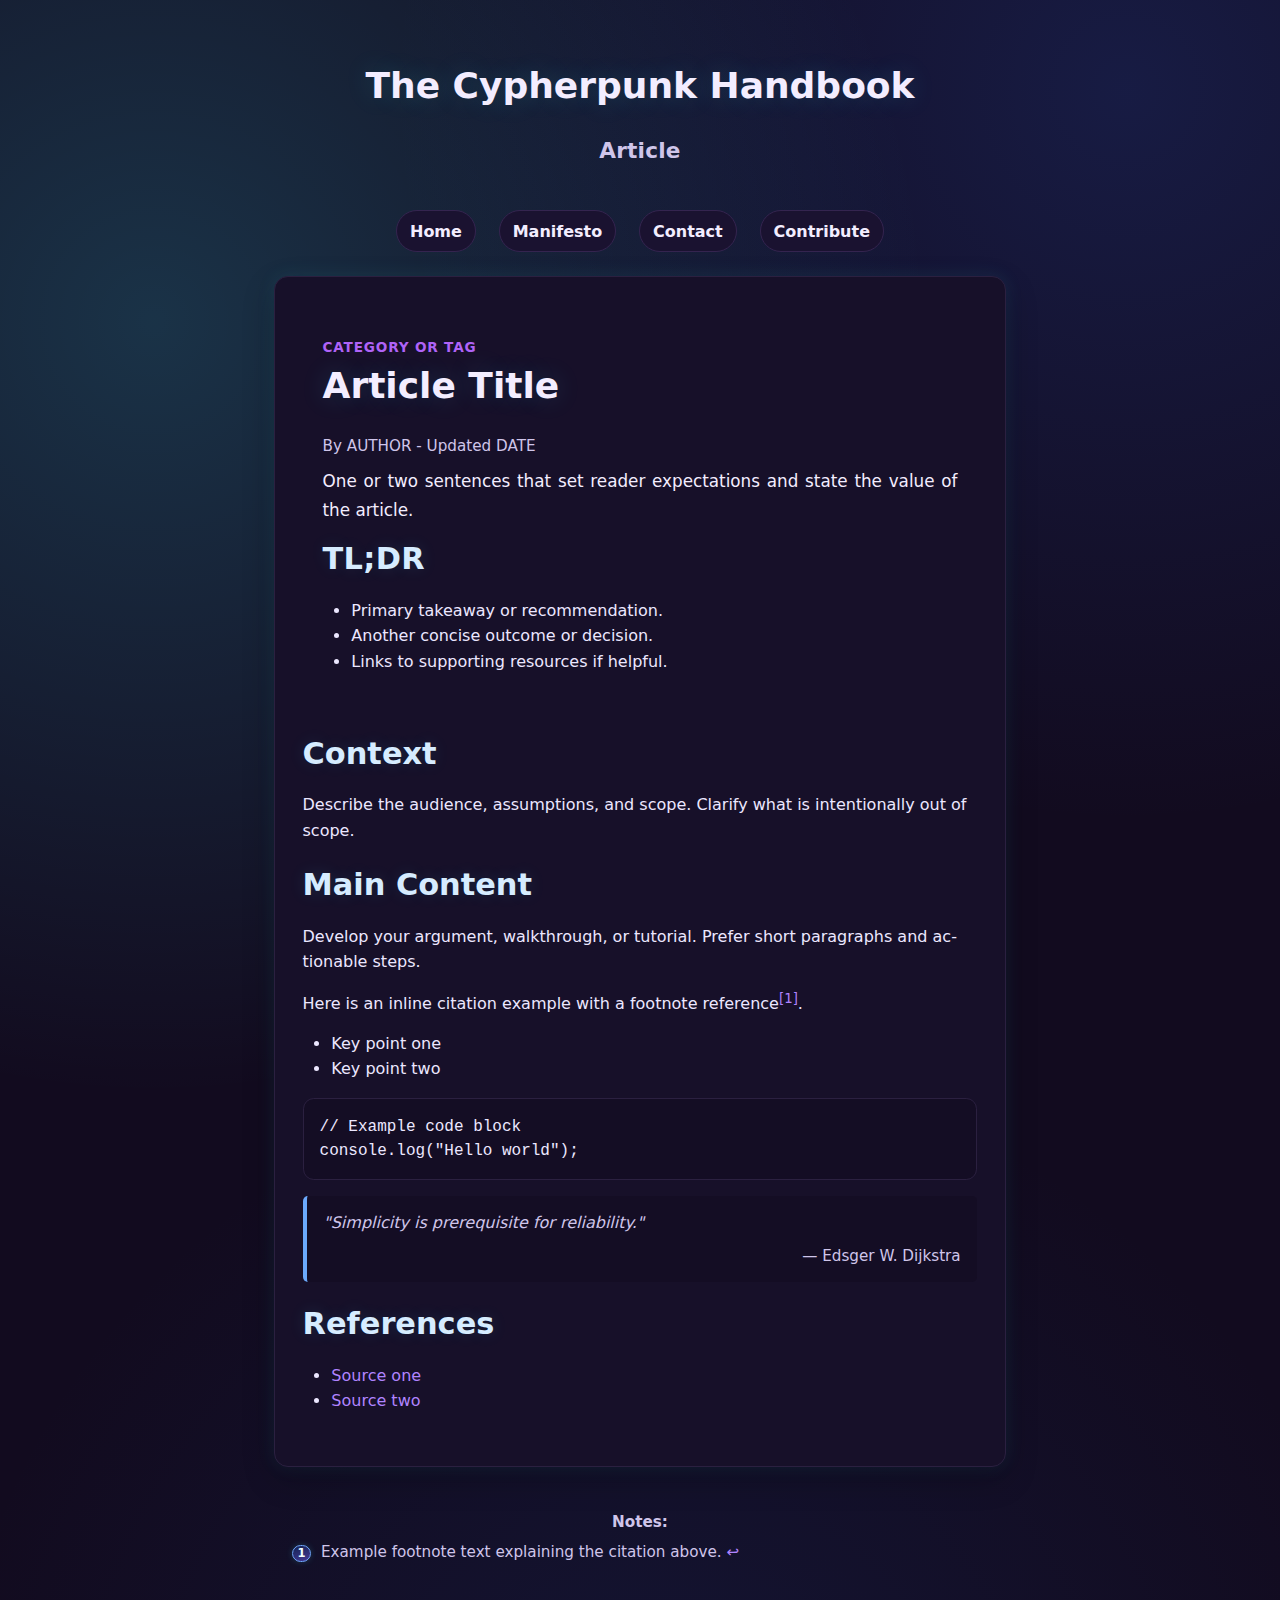
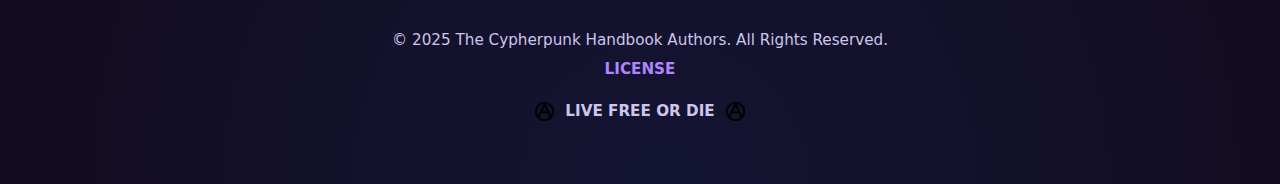
<file: templates/articles.html>
<!DOCTYPE html>
<html lang="en">
<head>
  <meta charset="utf-8">
  <meta name="viewport" content="width=device-width, initial-scale=1">
  <title>T.C.H. — Article</title>
  <link rel="icon" href="./../favicon.ico" type="image/x-icon">
  <link rel="stylesheet" href="./../styles.css">
  <link rel="alternate" type="application/rss+xml" title="Articles RSS" href=
  "./../feeds/articles.xml">
</head>
<body>
  <header id="site-header">
    <h1>The Cypherpunk Handbook</h1>

    <h2>Article</h2>
  </header>

  <nav id="site-nav">
    <ul>
      <li>
        <a href="./../index.html">Home</a>
      </li>

      <li>
        <a href="./../manifesto.html">Manifesto</a>
      </li>

      <li>
        <a href="./../contact.html">Contact</a>
      </li>

      <li>
        <a href="./../contribute.html">Contribute</a>
      </li>
    </ul>
  </nav>

  <main id="site-main">
    <article>
      <header id="article-header">
        <p class="kicker">CATEGORY OR TAG</p>

        <h1>Article Title</h1>

        <p class="meta">By AUTHOR - Updated <time datetime=
        "2025-01-01">DATE</time></p>

        <p class="lede">One or two sentences that set reader expectations and
        state the value of the article.</p>

        <section>
          <h2>TL;DR</h2>

          <ul>
            <li>Primary takeaway or recommendation.</li>

            <li>Another concise outcome or decision.</li>

            <li>Links to supporting resources if helpful.</li>
          </ul>
        </section>
      </header>

      <section>
        <h2>Context</h2>

        <p>Describe the audience, assumptions, and scope. Clarify what is
        intentionally out of scope.</p>
      </section>

      <section>
        <h2>Main Content</h2>

        <p>Develop your argument, walkthrough, or tutorial. Prefer short
        paragraphs and actionable steps.</p>

        <p>Here is an inline citation example with a footnote
        reference<sup><a href="#fn-1" id="ref-1">[1]</a></sup>.</p>

        <ul>
          <li>Key point one</li>

          <li>Key point two</li>
        </ul>

        <pre>
// Example code block
console.log("Hello world");
</pre>
        <blockquote>
          <p>"Simplicity is prerequisite for reliability."</p>
          <cite>— Edsger W. Dijkstra</cite>
        </blockquote>
      </section>

      <section>
        <h2>References</h2>

        <ul>
          <li>
            <a href="https://example.com">Source one</a>
          </li>

          <li>
            <a href="https://example.com">Source two</a>
          </li>
        </ul>
      </section>
    </article>
  </main>

  <footer id="footnotes">
    <p><strong>Notes:</strong>
    </p>

    <p id="fn-1"><sup>1</sup> Example footnote text explaining the citation
    above. <a href="#ref-1">↩</a></p>
  </footer>

  <footer id="site-footer">
    <p>&copy; 2025 The Cypherpunk Handbook Authors. All Rights Reserved.</p>

    <p><strong><a href="./../license.html">LICENSE</a></strong>
    </p>
    <img src="./../images/anarchy.png" alt="freedom" class="icon">
    <h4 class="motto">LIVE FREE OR DIE</h4>
    <img src="./../images/anarchy.png" alt="freedom" class="icon">
  </footer>
</body>
</html>
</file>
<file: styles.css>
/*!
 * Cascading Style Sheet (CSS) for The Cypherpunk Handbook
 *
 * Copyright (c) 2025 The Cypherpunk Handbook Authors
 *
 * Permission to use, copy, modify, and distribute this cascading style sheet
 * for any purpose with or without fee is hereby granted, provided that the
 * above copyright notice and this permission notice appear in all copies.
 *
 * THE CASCADING STYLE SHEET IS PROVIDED "AS IS" AND THE AUTHOR DISCLAIMS ALL
 * WARRANTIES WITH REGARD TO THIS CASCADING STYLE SHEET INCLUDING ALL IMPLIED
 * WARRANTIES OF MERCHANTABILITY AND FITNESS. IN NO EVENT SHALL THE AUTHOR BE
 * LIABLE FOR ANY SPECIAL, DIRECT, INDIRECT, OR CONSEQUENTIAL DAMAGES OR ANY
 * DAMAGES WHATSOEVER RESULTING FROM LOSS OF USE, DATA OR PROFITS, WHETHER IN
 * AN ACTION OF CONTRACT, NEGLIGENCE OR OTHER TORTIOUS ACTION, ARISING OUT OF
 * OR IN CONNECTION WITH THE USE OR PERFORMANCE OF THIS CASCADING STYLE SHEET.
 */

/*
 * General Reset and Base Styles
 * Remove default margin/padding and set box-sizing for all elements.
 *
 * Improvement: keep the reset, but avoid wiping focus styles; we'll define
 * :focus-visible later for accessibility.
 */
* {
  margin: 0;
  padding: 0;
  box-sizing: border-box;
}

/*
 * Design tokens (keep it simple)
 * Uses reading-width measures (ch) and font-relative sizing (em).
 *
 */
:root {
  /* Dark site palette (local to cypherpunk-handbook) */
  color-scheme: dark;

  --bg: #120b1f;
  --panel: #171029;
  --panel-2: #140d24;

  --text: #ece7ff;
  --muted: #cfc5ea;
  --heading: #f3edff;

  --link: #b084ff;
  --link-hover: #cbb0ff;

  --accent: #a855f7;
  --accent-2: #d8b4fe;
  --blue-dark: #102a63;
  --blue-light: #3ee6ff;

  --border: #2b2040;
  --border-2: #34244f;
  --border-hover: var(--border-2);

  --nav-bg: #1a1230;
  --nav-bg-hover: #241844;

  --radius: 0.875em;
  --radius-soft: 0.75em;
  --radius-pill: 999em;

  --shadow: 0 0.75em 2em #0000003d;
  --shadow-img: 0 0.625em 1.875em #00000040;

  --max-width: 72ch;
  --gutter: 1.25em;
  --pad-y: 2em;
  --pad-x: 1.25em;

  --focus-ring: 0 0 0 0.22em #3ee6ff70, 0 0 0 0.46em #a855f75c;
}

/*
 * Body Styles
 * Set font, background, and text color for the main site.
 */
body {
  font-family: system-ui, -apple-system, "Segoe UI", sans-serif;
  line-height: 1.6;
  background:
    radial-gradient(circle at 12% 18%, #3ee6ff2e 0, transparent 42%),
    radial-gradient(circle at 88% 5%, #2a56c538 0, transparent 36%),
    radial-gradient(circle at 52% 100%, #1b3f8b30 0, transparent 38%),
    var(--bg);
  color: var(--text);
  padding: var(--pad-y) var(--pad-x);
}

/* Ensure very long words can break and wrap to the next line for readability */
html, body, p, li, h1, h2, h3, h4, h5, h6 {
  overflow-wrap: anywhere;
  word-break: break-word;
  hyphens: auto;
}

/* Protect code and pre from forced breaks */
code, pre, kbd, samp {
  overflow-wrap: normal;
  word-break: normal;
  hyphens: none;
}

pre {
  white-space: pre;
  overflow-x: auto;
}

code {
  white-space: pre-wrap;
}

/*
 * Link Styles
 * Color and hover effect for all links.
 */
a {
  color: var(--link);
  text-decoration: none;
}

a:hover {
  color: color-mix(in srgb, var(--link-hover) 52%, var(--blue-light) 48%);
  text-decoration: underline;
  text-shadow: 0 0 0.45em #3ee6ff4f;
}

a:focus-visible,
button:focus-visible {
  outline: none;
  box-shadow: var(--focus-ring);
  border-radius: 0.4em;
}

/* Utility: underlined text */
.underline,
.u-underline {
  text-decoration: underline;
  text-decoration-thickness: 1px;
  text-decoration-skip-ink: auto;
}

/*
 * Layout Containers
 * Center and constrain width for main sections.
 */
header,
main,
footer {
  width: min(var(--max-width), 100% - var(--gutter) * 2);
  margin: 0 auto;
}

nav {
  width: min(var(--max-width), 100% - var(--gutter) * 2);
  margin: 0 auto;
}

header {
  padding: 2em 0 1.25em;
  text-align: center;
}

article header {
  margin-bottom: 1.1em;
  text-align: justify;
}

/*
 * Kicker Style for Article Headers
 */
.kicker {
  margin: 0 0 0.35em;
  color: color-mix(in srgb, var(--accent) 85%, var(--accent-2) 15%);
  font-weight: 700;
  letter-spacing: 0.06em;
  text-transform: uppercase;
  font-size: 0.85em;
}

/*
 * Meta and lead text
 */
.meta {
  margin: 0 0 0.6em;
  color: var(--muted);
  font-size: 0.95em;
}

.lede {
  margin: 0.2em 0 1em;
  color: var(--heading);
  font-size: 1.05em;
  line-height: 1.7;
}

/*
 * Page title
 */
header h1 {
  margin: 0 0 0.75em;
  font-size: clamp(1.6em, 2.5vw + 1em, 2.25em);
  line-height: 1.2;
  font-weight: 700;
  color: var(--heading);
  text-shadow: 0 0 0.7em #3ee6ff2b;
}

header h2 {
  margin: 0 0 1em;
  font-size: clamp(1.05em, 1.1vw + 0.85em, 1.35em);
  font-weight: 600;
  color: var(--muted);
  letter-spacing: 0.01em;
}

/*
 * Navigation list styles
 */

nav * {
  vertical-align: middle;
}

nav ul {
  list-style: none;
  display: flex;
  flex-wrap: wrap;
  align-items: center;
  gap: 0.75em;
  padding: 0;
  margin: 0 0 1.5em;
  justify-content: center;
}

/*
 * Navigation link styles
 */
nav a {
  display: inline-block;
  padding: 0.45em 0.8em;
  border: thin solid var(--border-2);
  border-radius: var(--radius-pill);
  background: var(--nav-bg);
  color: var(--heading);
  margin: 0 0.35em;
  font-weight: 600;
  transition:
    border-color 150ms ease,
    box-shadow 150ms ease,
    background 150ms ease;
}

nav a:hover {
  background: linear-gradient(
    180deg,
    var(--nav-bg-hover),
    color-mix(in srgb, var(--blue-dark) 52%, var(--nav-bg-hover) 48%)
  );
  border-color: color-mix(in srgb, var(--border-2) 42%, var(--blue-light) 58%);
  box-shadow: 0 0 0.8em #3ee6ff21, inset 0 0 0.4em #3ee6ff1f;
}

nav a:active,
nav a[aria-current="page"] {
  border-color: color-mix(in srgb, var(--blue-light) 72%, var(--accent) 28%);
  box-shadow: 0 0 1em #3ee6ff33, inset 0 0 0.45em #3ee6ff29;
}

/*
 * Icon style for inline SVG or img icons
 */
.icon {
  display: inline-block;
  width: 1.25em;
  height: 1.25em;
  vertical-align: middle;
  margin-left: 0.4em;
  margin-right: 0.4em;
  border-radius: 0;
  border: none;
  background: inherit;
  box-shadow: none;
}

/*
 * Main content panel
 */
main {
  background: var(--panel);
  border: thin solid var(--border);
  border-radius: var(--radius);
  padding: 1.75em;
  box-shadow:
    var(--shadow),
    0 0 1.1em #3ee6ff1a;
}

/*
 * Sections
 */
section {
  margin-bottom: 1.5em;
}

section h2 {
  font-size: clamp(1.35em, 1.6vw + 1em, 1.9em);
  margin: 0 0 0.65em;
  color: color-mix(in srgb, var(--heading) 84%, var(--blue-light) 16%);
  line-height: 1.2;
  text-shadow: 0 0 0.55em #3ee6ff1f;
}

section p,
main p {
  margin: 0.35em 0 0.85em;
}

/* Tables */
table {
  width: 100%;
  border-collapse: collapse;
  margin: 1em 0 1.4em;
  font-size: 0.98em;
  background: color-mix(in srgb, var(--panel) 90%, black 10%);
  border: 1px solid var(--border);
  border-radius: var(--radius-soft);
  overflow: hidden;
}

caption {
  caption-side: top;
  text-align: left;
  font-weight: 600;
  color: var(--heading);
  margin-bottom: 0.5em;
}

thead th {
  background: color-mix(in srgb, var(--panel-2) 85%, #000000 15%);
  color: var(--heading);
  text-align: left;
  font-weight: 600;
  padding: 0.7em 0.8em;
  border-bottom: 1px solid var(--border);
}

tbody td {
  padding: 0.6em 0.8em;
  border-bottom: 1px solid var(--border);
}

tbody tr:nth-child(even) {
  background: color-mix(in srgb, var(--panel-2) 92%, #000000 8%);
}

tbody tr:hover {
  background: color-mix(in srgb, var(--panel-2) 64%, var(--blue-dark) 36%);
}

th, td {
  vertical-align: top;
}

/* Footer: justify list text for readability */
footer ul,
footer ol {
  text-align: justify;
}

/* List indentation: make lists visually indented from normal paragraph text */
ul, ol {
  padding-left: 1.8em;
  margin: 0.5em 0 0.9em;
}

/* Nested lists get an additional indent to show hierarchy */
ul ul, ol ol, ul ol, ol ul {
  padding-left: 1.4em;
}

/*
 * Articles box
 */
.articles {
  border: thin solid var(--border);
  border-radius: var(--radius-soft);
  padding: 1.25em;
  background: var(--panel-2);
}

.articles ul {
  list-style: disc;
  padding-left: 1.2em;
}

.articles ul ul {
  list-style: circle;
}

.articles li {
  margin: 0.35em 0;
}

/* Grid layout for articles: two columns on wide screens, stacked on small screens */
.articles-grid {
  display: grid;
  /* Use a more readable minimum column width and allow the grid to
     adapt fluidly across breakpoints. */
  grid-template-columns: repeat(auto-fit, minmax(18rem, 1fr));
  gap: 1.5em;
  align-items: start;
  grid-auto-rows: minmax(0, auto);
}

.article-column {
  padding: 0.6em;
  border-radius: calc(var(--radius-soft) * 0.9);
  background: linear-gradient(
    160deg,
    #5ad7ff0d,
    #ffffff03 40%,
    transparent 100%
  );
  border: 1px solid color-mix(in srgb, var(--border) 85%, transparent 15%);
}

.article-column h3 {
  margin: 0 0 0.5em;
  font-size: 1.05em;
  color: var(--accent);
}

.article-list {
  list-style: none;
  padding-left: 0;
}

.article-list > li {
  margin: 0.45em 0;
}

.topic-list {
  list-style: none;
  padding-left: 0.75em;
  margin-top: 0.35em;
}

.topic-list li {
  margin: 0.3em 0;
  font-size: 0.97em;
}

.article-column a {
  color: var(--link);
}

@media (max-width: 48em) {
  .articles {
    padding: 1em;
  }
  .article-column h3 {
    font-size: 1em;
  }
}

/*
 * Footer
 * Center footer content, except footnote paragraphs.
 */
footer {
  margin-top: 1.5em;
  padding: 1em 0;
  color: var(--muted);
  font-size: 0.95em;
  text-align: center;
}

footer p {
  margin: 0.35em 0;
  text-align: center;
}

/* Keep footnote paragraphs left-aligned (those that contain <sup>) */
footer p:has(sup) {
  text-align: justify;
}

footer p sup {
  display: inline-flex;
  align-items: center;
  justify-content: center;
  min-width: 1.55em;
  min-height: 1.55em;
  margin-right: 0.45em;
  padding: 0 0.38em;
  border-radius: var(--radius-pill);
  border: 1px solid
    color-mix(in srgb, var(--blue-light) 55%, var(--accent) 45%);
  background: linear-gradient(
    160deg,
    color-mix(in srgb, var(--blue-dark) 72%, var(--panel) 28%),
    color-mix(in srgb, var(--accent) 35%, var(--blue-dark) 65%)
  );
  color: #eefdff;
  font-weight: 800;
  font-size: 0.76em;
  line-height: 1;
  text-align: center;
  vertical-align: baseline;
  box-shadow: 0 0 0.55em #3ee6ff30;
}

/* Footer motto: keep icon tight with heading text */
footer h4,
footer .motto {
  display: inline-flex;
  align-items: center;
  gap: 0.4em;
  margin: 0.35em 0;
}

/*
 * Inline code
 */
code {
  padding: 0.2em 0.35em;
  border-radius: 0.35em;
  font-family:
    ui-monospace, SFMono-Regular, Menlo, Monaco, Consolas, "Liberation Mono",
    "Courier New", monospace;
  background: var(--nav-bg);
  border: thin solid color-mix(in srgb, var(--border-2) 70%, var(--accent) 30%);
}

/*
 * Code blocks
 */
pre {
  background: var(--panel-2);
  border: thin solid var(--border);
  border-radius: calc(var(--radius-soft) * 0.9);
  padding: 1em;
  overflow-x: auto;
  font-family:
    ui-monospace, SFMono-Regular, Menlo, Monaco, Consolas, "Liberation Mono",
    "Courier New", monospace;
  margin: 1em 0;
  line-height: 1.5;
}

/* Quotation styles */
blockquote {
  margin: 0 0 1em;
  padding: 0.9em 1.05em;
  background: var(--panel-2);
  border-left: 4px solid
    color-mix(in srgb, var(--blue-light) 58%, var(--accent) 42%);
  border-radius: calc(var(--radius) * 0.35);
  color: var(--muted);
  font-style: italic;
}

blockquote p {
  margin: 0;
}

blockquote cite {
  display: block;
  margin-top: 0.5em;
  font-size: 0.95em;
  color: var(--muted);
  font-style: normal;
  text-align: right;
}

/*
 * Responsive Image Styles for Articles
 * Use .article-content img for default, and .img-small/.img-medium/.img-large for size variants.
 */
.article-content img {
  display: block;
  max-width: 100%;
  height: auto;
  margin: 1.5em auto;
  border-radius: calc(var(--radius-soft) * 0.85);
  box-shadow: var(--shadow-img);
  border: thin solid color-mix(in srgb, var(--border) 80%, var(--link) 20%);
}

/* Small images (e.g., icons, inline) */
.article-content img.img-small {
  max-width: clamp(16ch, 30vw, 28ch);
  margin: 1em auto;
  box-shadow: none;
}

/* Medium images (e.g., half-width) */
.article-content img.img-medium {
  max-width: clamp(32ch, 70vw, 56ch);
}

/* Large images (e.g., full-width banners) */
.article-content img.img-large {
  max-width: 100%;
  width: 100%;
  margin-left: 0;
  margin-right: 0;
}

/*
 * Generic image styling (outside article content)
 */
img {
  max-width: 100%;
  height: auto;
  display: block;
  margin: 1em auto;
  border-radius: calc(var(--radius-soft) * 1.1);
  border: thin solid var(--border);
  box-shadow: var(--shadow-img);
}

/*
 * Responsive Styles
 */
@media (max-width: 48em) {
  nav ul {
    flex-direction: column;
  }

  nav ul li {
    margin: 0.625em 0;
  }

  section h2 {
    font-size: clamp(1.5em, 3vw + 1em, 2.1em);
  }

  .articles {
    padding: 1.25em;
  }
}

/*
 * Motion preferences
 */
@media (prefers-reduced-motion: reduce) {
  * {
    scroll-behavior: auto !important;
    transition: none !important;
    animation: none !important;
  }
}
</file>
